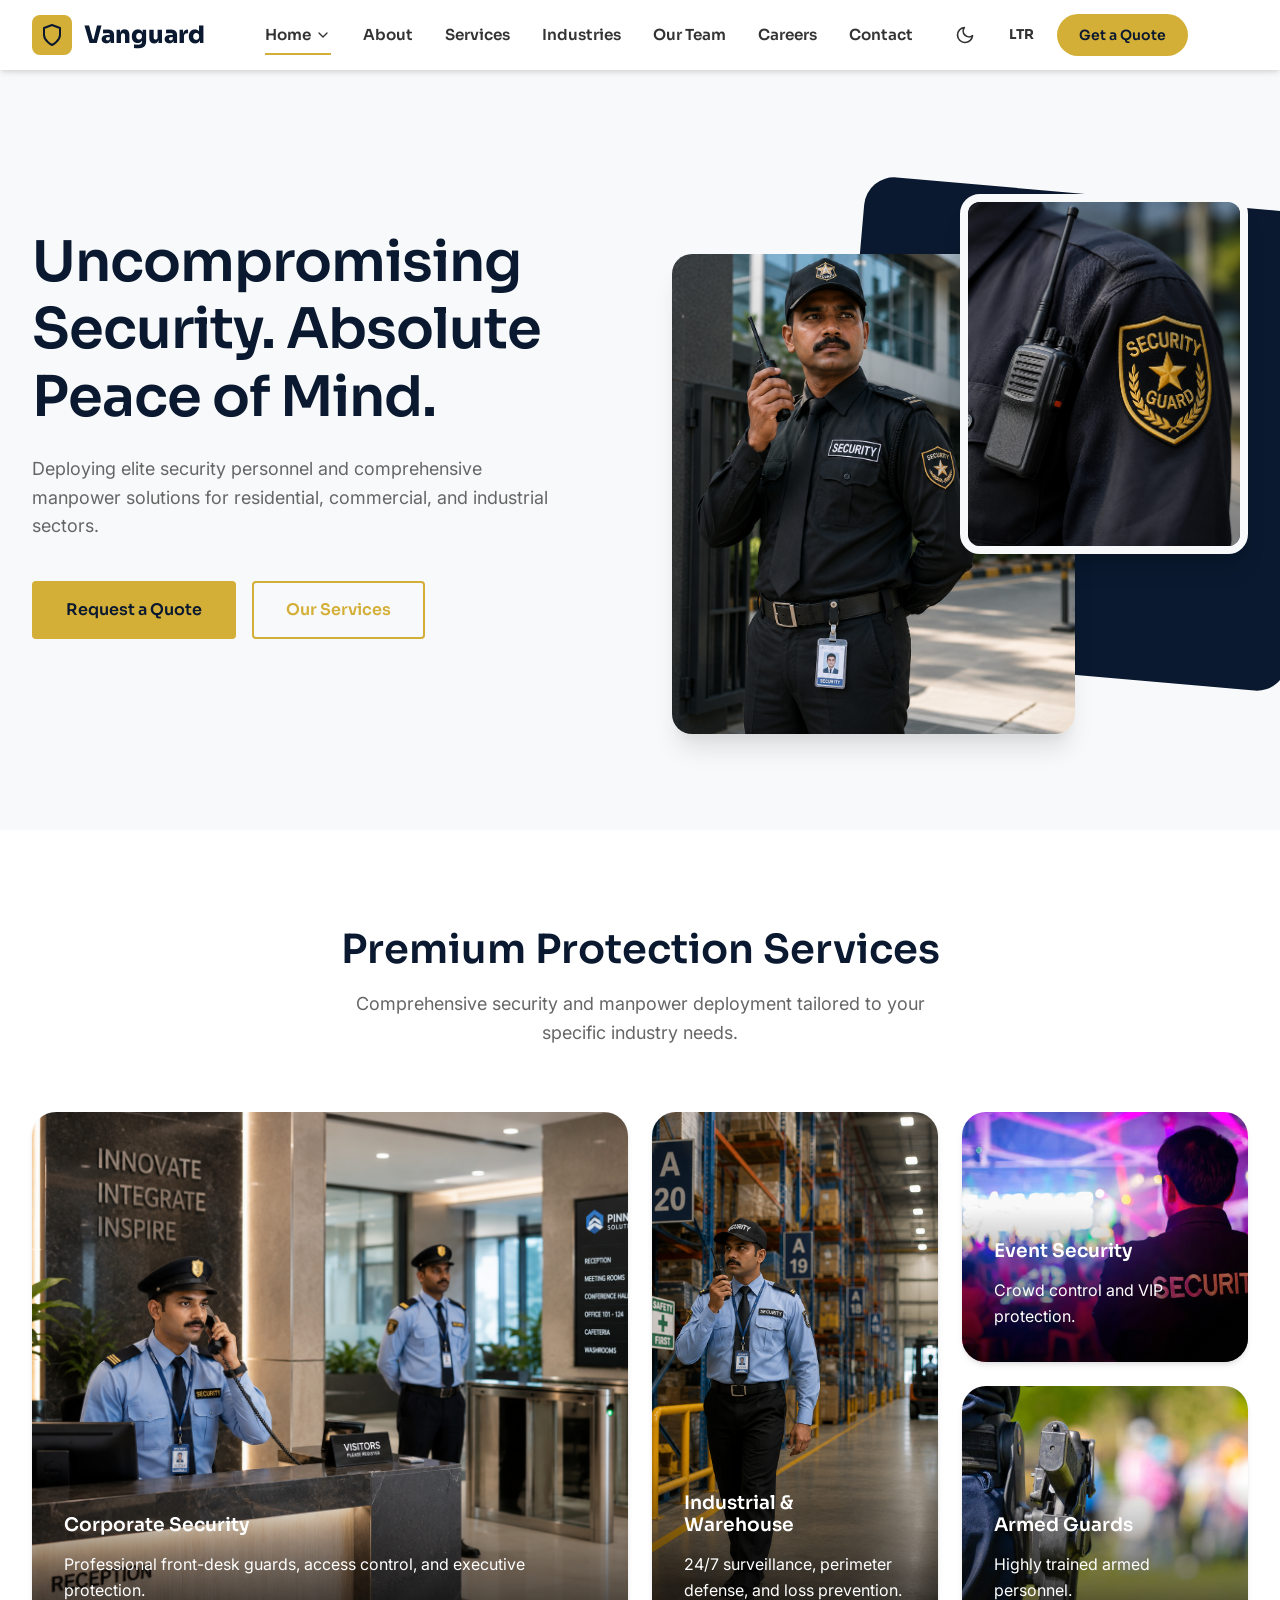
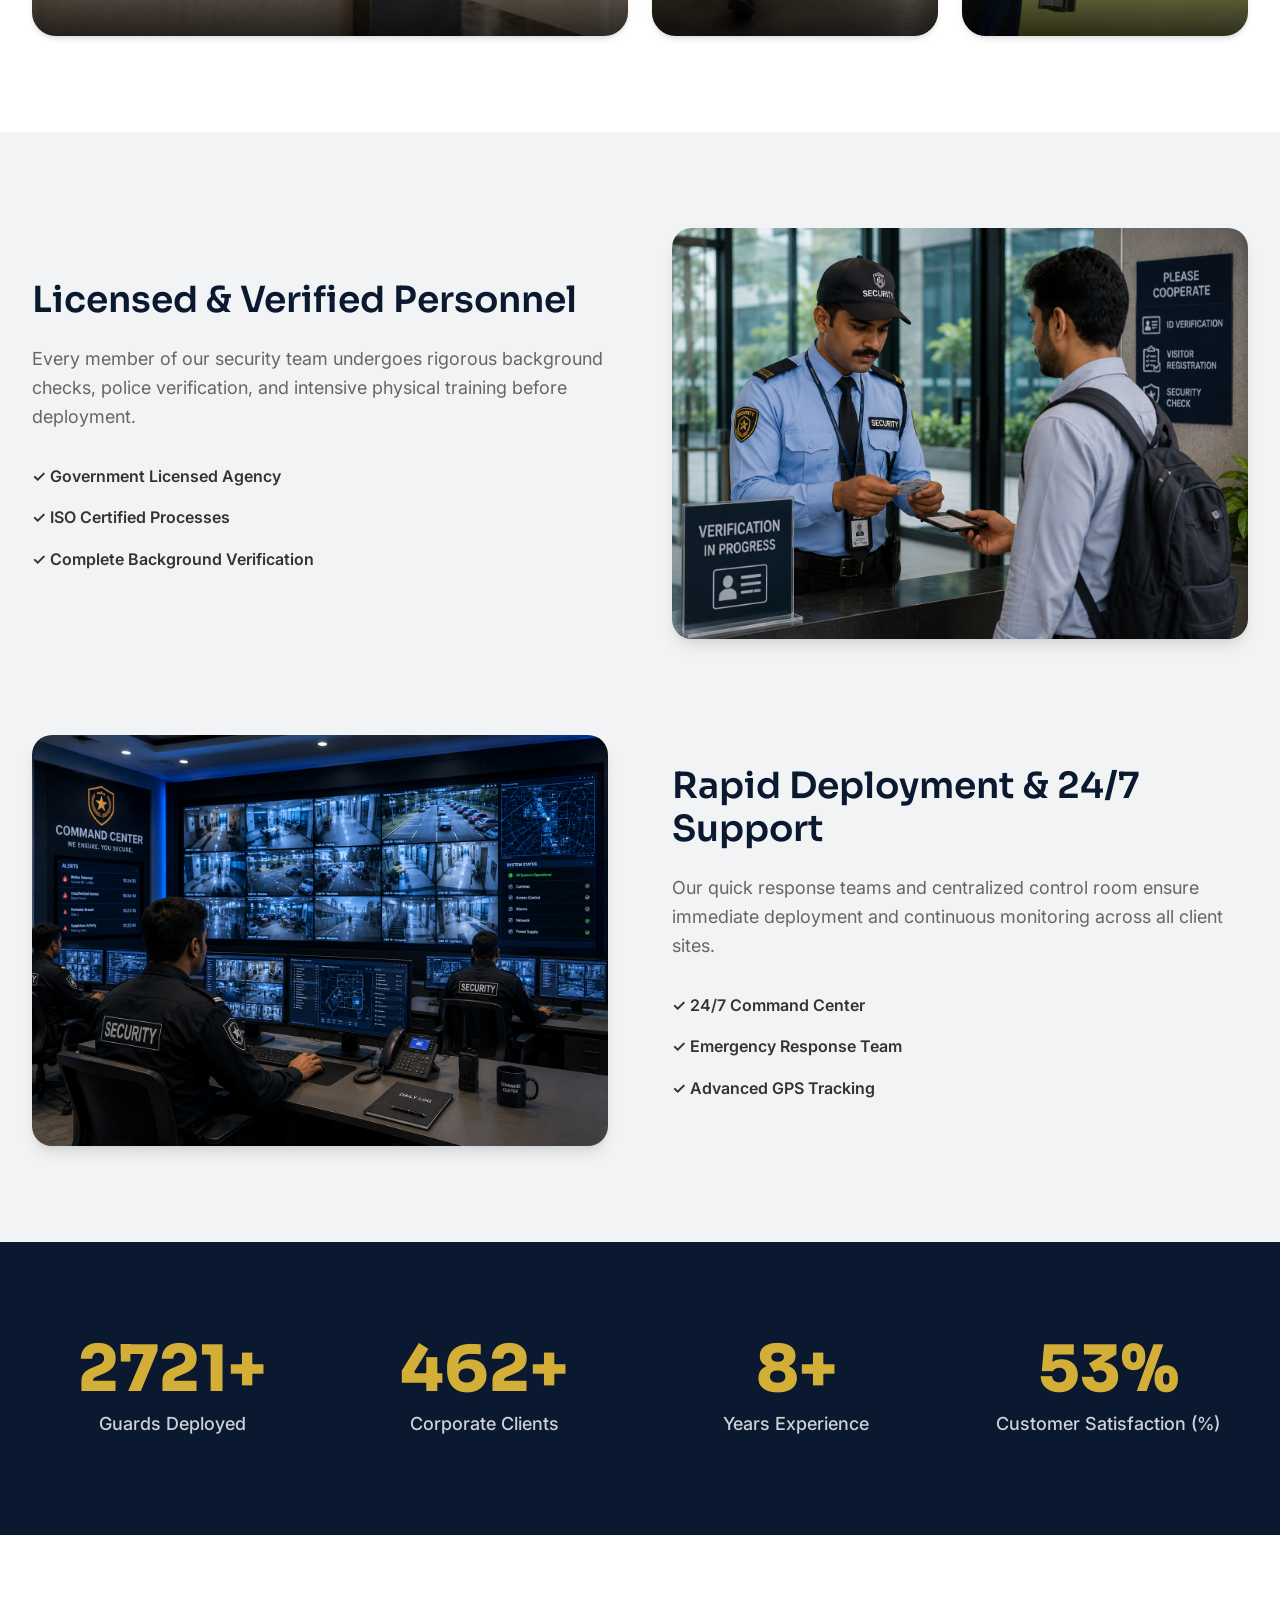
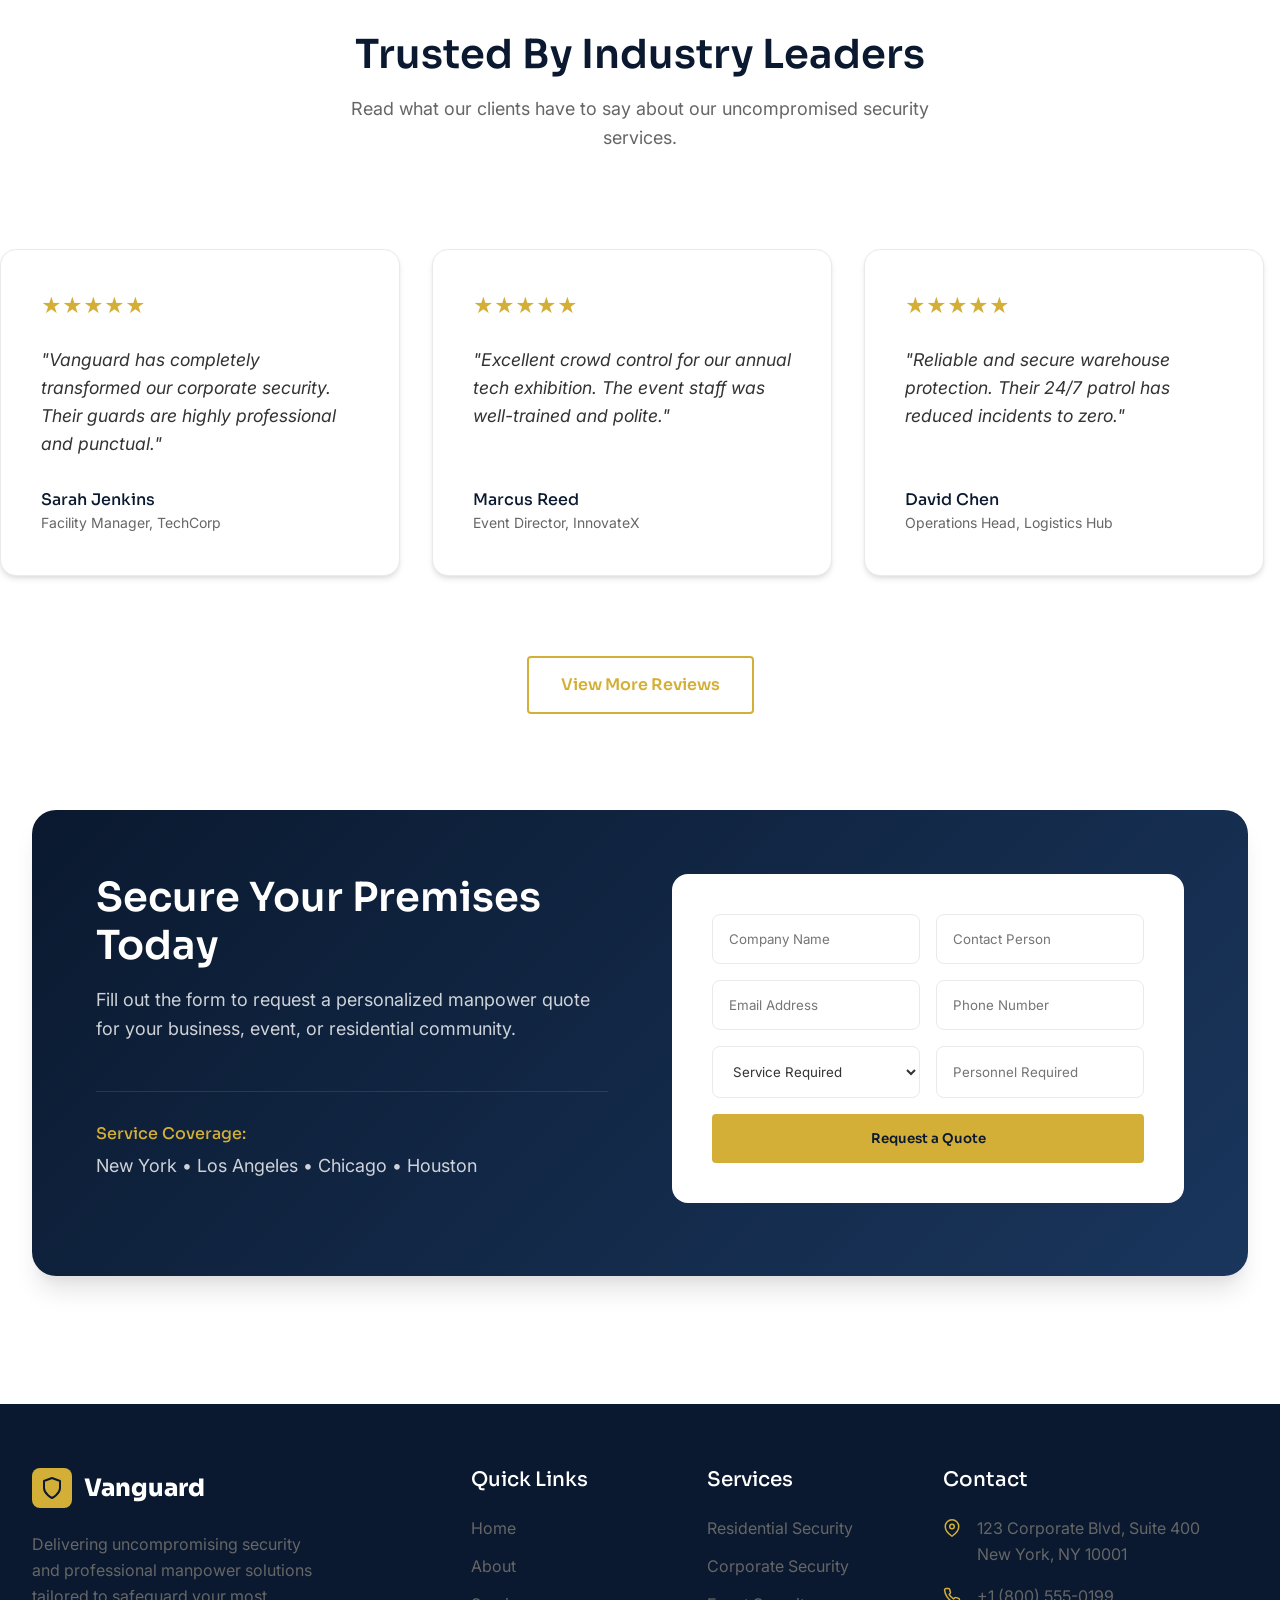
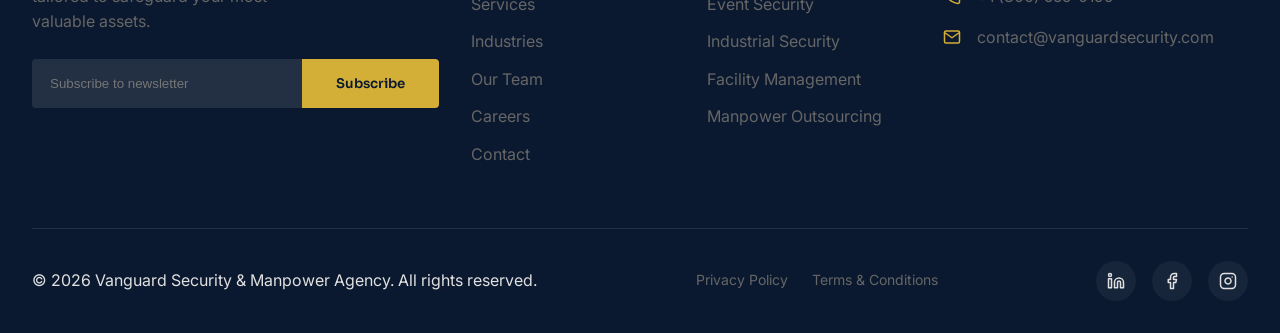
<file: index.html>
<!DOCTYPE html>
<html lang="en" dir="ltr" data-theme="light">
<head>
    <meta charset="UTF-8">
    <meta name="viewport" content="width=device-width, initial-scale=1.0">
    <title>Premium Security Guard & Manpower Agency | Home</title>
    <meta name="description" content="Leading security services company providing residential, commercial, industrial, and event security personnel.">
    
    <!-- Fonts -->
    <link rel="preconnect" href="https://fonts.googleapis.com">
    <link rel="preconnect" href="https://fonts.gstatic.com" crossorigin>
    <link href="https://fonts.googleapis.com/css2?family=Inter:wght@400;500;600&family=Manrope:wght@400;500;600;700;800&family=Plus+Jakarta+Sans:wght@600;700;800&family=Sora:wght@600;700;800&display=swap" rel="stylesheet">
    
    <!-- CSS -->
    <link rel="stylesheet" href="css/style.css">
    <link rel="stylesheet" href="css/home.css">
    <link rel="icon" type="image/svg+xml" href="data:image/svg+xml,%3Csvg xmlns='http://www.w3.org/2000/svg' viewBox='0 0 24 24' fill='none' stroke='%23D4AF37' stroke-width='2' stroke-linecap='round' stroke-linejoin='round'%3E%3Cpath d='M12 22s8-4 8-10V5l-8-3-8 3v7c0 6 8 10 8 10z'%3E%3C/path%3E%3C/svg%3E">
</head>
<body>

    <!-- Navbar -->
    <nav class="navbar">
        <div class="container">
            <a href="index.html" class="nav-brand">
                <div class="logo-icon">
                    <svg xmlns="http://www.w3.org/2000/svg" width="24" height="24" viewBox="0 0 24 24" fill="none" stroke="currentColor" stroke-width="2" stroke-linecap="round" stroke-linejoin="round"><path d="M12 22s8-4 8-10V5l-8-3-8 3v7c0 6 8 10 8 10z"></path></svg>
                </div>
                Vanguard
            </a>

            <button class="mobile-menu-toggle" aria-label="Toggle navigation">
                <span></span>
                <span></span>
                <span></span>
            </button>

            <ul class="nav-menu">
                <li class="nav-item dropdown">
                    <a href="index.html" class="nav-link dropdown-toggle active">Home
                        <svg xmlns="http://www.w3.org/2000/svg" width="16" height="16" viewBox="0 0 24 24" fill="none" stroke="currentColor" stroke-width="2" stroke-linecap="round" stroke-linejoin="round"><polyline points="6 9 12 15 18 9"></polyline></svg>
                    </a>
                    <ul class="dropdown-menu">
                        <li><a href="index.html" class="dropdown-item">Home 1</a></li>
                        <li><a href="home2.html" class="dropdown-item">Home 2</a></li>
                    </ul>
                </li>
                <li class="nav-item"><a href="about.html" class="nav-link">About</a></li>
                <li class="nav-item"><a href="services.html" class="nav-link">Services</a></li>
                <li class="nav-item"><a href="industries.html" class="nav-link">Industries</a></li>
                <li class="nav-item"><a href="team.html" class="nav-link">Our Team</a></li>
                <li class="nav-item"><a href="careers.html" class="nav-link">Careers</a></li>
                <li class="nav-item"><a href="contact.html" class="nav-link">Contact</a></li>
                
                <li class="nav-controls">
                    <button class="theme-toggle" aria-label="Toggle dark mode"></button>
                    <button class="rtl-toggle" aria-label="Toggle RTL direction"></button>
                <a href="contact.html" class="btn btn-primary" style="padding: 0.5rem 1.25rem; font-size: 0.875rem; border-radius: 50px;">Get a Quote</a>
                    </li>
            </ul>
        </div>
    </nav>

    <main>
        <!-- Section 1: Hero (Split layout with overlapping images) -->
        <section class="hero-split">
            <div class="container hero-container">
                <div class="hero-content">
                    <h1>Uncompromising Security. Absolute Peace of Mind.</h1>
                    <p>Deploying elite security personnel and comprehensive manpower solutions for residential, commercial, and industrial sectors.</p>
                    <div class="hero-actions">
                        <a href="contact.html" class="btn btn-primary">Request a Quote</a>
                        <a href="services.html" class="btn btn-outline">Our Services</a>
                    </div>
                </div>
                <div class="hero-visual">
                    <div class="visual-bg"></div>
                    <img src="images/hero-main.png" alt="Security Guard on Duty" class="hero-img img-main">
                    <img src="images/hero-offset.png" alt="Corporate Security" class="hero-img img-offset">
                </div>
            </div>
        </section>

        <!-- Section 2: Services Intro (Bento Grid) -->
        <section class="services-bento section">
            <div class="container">
                <div class="section-header">
                    <h2>Premium Protection Services</h2>
                    <p>Comprehensive security and manpower deployment tailored to your specific industry needs.</p>
                </div>
                <div class="bento-grid">
                    <div class="bento-card card-large">
                        <div class="card-content">
                            <h3>Corporate Security</h3>
                            <p>Professional front-desk guards, access control, and executive protection.</p>
                        </div>
                        <img src="images/corp-sec.png" alt="Corporate Security">
                    </div>
                    <div class="bento-card card-tall">
                        <div class="card-content">
                            <h3>Industrial & Warehouse</h3>
                            <p>24/7 surveillance, perimeter defense, and loss prevention.</p>
                        </div>
                        <img src="images/ind-sec.png" alt="Industrial Security">
                    </div>
                    <div class="bento-card card-small">
                        <div class="card-content">
                            <h3>Event Security</h3>
                            <p>Crowd control and VIP protection.</p>
                        </div>
                        <img src="images/EVENT%20SECURITY.jpg" alt="Event Security">
                    </div>
                    <div class="bento-card card-small">
                        <div class="card-content">
                            <h3>Armed Guards</h3>
                            <p>Highly trained armed personnel.</p>
                        </div>
                        <img src="images/Armed%20Guards.jpg" alt="Armed Guards">
                    </div>
                </div>
            </div>
        </section>

        <!-- Section 3: Why Choose Us (Zig-Zag) -->
        <section class="why-choose-us section">
            <div class="container">
                <div class="zig-zag-row">
                    <div class="zz-content">
                        <h2>Licensed & Verified Personnel</h2>
                        <p>Every member of our security team undergoes rigorous background checks, police verification, and intensive physical training before deployment.</p>
                        <ul>
                            <li>✓ Government Licensed Agency</li>
                            <li>✓ ISO Certified Processes</li>
                            <li>✓ Complete Background Verification</li>
                        </ul>
                    </div>
                    <div class="zz-image">
                        <img src="images/verif.png" alt="Verification Process">
                    </div>
                </div>
                <div class="zig-zag-row reverse">
                    <div class="zz-content">
                        <h2>Rapid Deployment & 24/7 Support</h2>
                        <p>Our quick response teams and centralized control room ensure immediate deployment and continuous monitoring across all client sites.</p>
                        <ul>
                            <li>✓ 24/7 Command Center</li>
                            <li>✓ Emergency Response Team</li>
                            <li>✓ Advanced GPS Tracking</li>
                        </ul>
                    </div>
                    <div class="zz-image">
                        <img src="images/command.png" alt="Command Center">
                    </div>
                </div>
            </div>
        </section>

        <!-- Section 4: Statistics (Minimal Centered) -->
        <section class="statistics section dark-bg">
            <div class="container">
                <div class="stats-grid">
                    <div class="stat-item">
                        <div class="stat-number" data-target="5000">0</div>
                        <div class="stat-label">Guards Deployed</div>
                    </div>
                    <div class="stat-item">
                        <div class="stat-number" data-target="850">0</div>
                        <div class="stat-label">Corporate Clients</div>
                    </div>
                    <div class="stat-item">
                        <div class="stat-number" data-target="15">0</div>
                        <div class="stat-label">Years Experience</div>
                    </div>
                    <div class="stat-item">
                        <div class="stat-number" data-target="99">0</div>
                        <div class="stat-label">Customer Satisfaction (%)</div>
                    </div>
                </div>
            </div>
        </section>

        <!-- Section 5: Client Testimonials (Horizontal Marquee) -->
        <section class="testimonials-marquee section">
            <div class="section-header container">
                <h2>Trusted By Industry Leaders</h2>
                <p>Read what our clients have to say about our uncompromised security services.</p>
            </div>
            <div class="marquee-container">
                <div class="marquee-track">
                    <!-- Cards are duplicated via JS/CSS for infinite scroll -->
                    <div class="testim-card">
                        <div class="stars">★★★★★</div>
                        <p>"Vanguard has completely transformed our corporate security. Their guards are highly professional and punctual."</p>
                        <div class="client-info">
                            <div>
                                <h4>Sarah Jenkins</h4>
                                <span>Facility Manager, TechCorp</span>
                            </div>
                        </div>
                    </div>
                    <div class="testim-card">
                        <div class="stars">★★★★★</div>
                        <p>"Excellent crowd control for our annual tech exhibition. The event staff was well-trained and polite."</p>
                        <div class="client-info">
                            <div>
                                <h4>Marcus Reed</h4>
                                <span>Event Director, InnovateX</span>
                            </div>
                        </div>
                    </div>
                    <div class="testim-card">
                        <div class="stars">★★★★★</div>
                        <p>"Reliable and secure warehouse protection. Their 24/7 patrol has reduced incidents to zero."</p>
                        <div class="client-info">
                            <div>
                                <h4>David Chen</h4>
                                <span>Operations Head, Logistics Hub</span>
                            </div>
                        </div>
                    </div>
                    <div class="testim-card">
                        <div class="stars">★★★★★</div>
                        <p>"Vanguard has completely transformed our corporate security. Their guards are highly professional and punctual."</p>
                        <div class="client-info">
                            <div>
                                <h4>Sarah Jenkins</h4>
                                <span>Facility Manager, TechCorp</span>
                            </div>
                        </div>
                    </div>
                </div>
            </div>
            <div class="container" style="text-align: center; margin-top: 3rem;">
                <a href="#" class="btn btn-outline">View More Reviews</a>
            </div>
        </section>

        <!-- Section 6: Enquiry Form CTA (Floating Overlap) -->
        <section class="cta-overlap">
            <div class="cta-bg-layer"></div>
            <div class="container">
                <div class="cta-floating-card">
                    <div class="cta-text">
                        <h2>Secure Your Premises Today</h2>
                        <p>Fill out the form to request a personalized manpower quote for your business, event, or residential community.</p>
                        <div class="coverage-areas">
                            <h4>Service Coverage:</h4>
                            <p>New York • Los Angeles • Chicago • Houston</p>
                        </div>
                    </div>
                    <div class="cta-form-container">
                        <form id="home-enquiry-form" class="enquiry-form">
                            <div class="form-row">
                                <input type="text" placeholder="Company Name" required>
                                <input type="text" placeholder="Contact Person" required>
                            </div>
                            <div class="form-row">
                                <input type="email" placeholder="Email Address" required>
                                <input type="tel" placeholder="Phone Number" required>
                            </div>
                            <div class="form-row">
                                <select required>
                                    <option value="" disabled selected>Service Required</option>
                                    <option>Corporate Security</option>
                                    <option>Industrial Security</option>
                                    <option>Event Security</option>
                                    <option>Residential Security</option>
                                    <option>Housekeeping Staff</option>
                                </select>
                                <input type="number" placeholder="Personnel Required" min="1" required>
                            </div>
                            <button type="submit" class="btn btn-primary w-100">Request a Quote</button>
                        </form>
                    </div>
                </div>
            </div>
        </section>
    </main>

    <!-- Footer -->
    <footer class="footer">
        <div class="container">
            <div class="footer-top">
                <div class="footer-brand">
                    <div style="display: flex; align-items: center; gap: 0.75rem;">
                        <div class="logo-icon">
                            <svg xmlns="http://www.w3.org/2000/svg" width="24" height="24" viewBox="0 0 24 24" fill="none" stroke="currentColor" stroke-width="2" stroke-linecap="round" stroke-linejoin="round"><path d="M12 22s8-4 8-10V5l-8-3-8 3v7c0 6 8 10 8 10z"></path></svg>
                        </div>
                        <h3 class="footer-brand-name">Vanguard</h3>
                    </div>
                    <p class="footer-desc">Delivering uncompromising security and professional manpower solutions tailored to safeguard your most valuable assets.</p>
                    <form class="newsletter-form">
                        <input type="email" placeholder="Subscribe to newsletter" required>
                        <button type="submit" class="btn btn-primary">Subscribe</button>
                    </form>
                </div>
                
                <div>
                    <h4 class="footer-title">Quick Links</h4>
                    <ul class="footer-links">
                        <li><a href="index.html">Home</a></li>
                        <li><a href="about.html">About</a></li>
                        <li><a href="services.html">Services</a></li>
                        <li><a href="industries.html">Industries</a></li>
                        <li><a href="team.html">Our Team</a></li>
                        <li><a href="careers.html">Careers</a></li>
                        <li><a href="contact.html">Contact</a></li>
                    </ul>
                </div>
                
                <div>
                    <h4 class="footer-title">Services</h4>
                    <ul class="footer-links">
                        <li><a href="services.html">Residential Security</a></li>
                        <li><a href="services.html">Corporate Security</a></li>
                        <li><a href="services.html">Event Security</a></li>
                        <li><a href="services.html">Industrial Security</a></li>
                        <li><a href="services.html">Facility Management</a></li>
                        <li><a href="services.html">Manpower Outsourcing</a></li>
                    </ul>
                </div>
                
                <div>
                    <h4 class="footer-title">Contact</h4>
                    <ul class="footer-contact">
                        <li>
                            <svg xmlns="http://www.w3.org/2000/svg" width="18" height="18" viewBox="0 0 24 24" fill="none" stroke="currentColor" stroke-width="2" stroke-linecap="round" stroke-linejoin="round"><path d="M21 10c0 7-9 13-9 13s-9-6-9-13a9 9 0 0 1 18 0z"></path><circle cx="12" cy="10" r="3"></circle></svg>
                            <span>123 Corporate Blvd, Suite 400<br>New York, NY 10001</span>
                        </li>
                        <li>
                            <svg xmlns="http://www.w3.org/2000/svg" width="18" height="18" viewBox="0 0 24 24" fill="none" stroke="currentColor" stroke-width="2" stroke-linecap="round" stroke-linejoin="round"><path d="M22 16.92v3a2 2 0 0 1-2.18 2 19.79 19.79 0 0 1-8.63-3.07 19.5 19.5 0 0 1-6-6 19.79 19.79 0 0 1-3.07-8.67A2 2 0 0 1 4.11 2h3a2 2 0 0 1 2 1.72 12.84 12.84 0 0 0 .7 2.81 2 2 0 0 1-.45 2.11L8.09 9.91a16 16 0 0 0 6 6l1.27-1.27a2 2 0 0 1 2.11-.45 12.84 12.84 0 0 0 2.81.7A2 2 0 0 1 22 16.92z"></path></svg>
                            <span>+1 (800) 555-0199</span>
                        </li>
                        <li>
                            <svg xmlns="http://www.w3.org/2000/svg" width="18" height="18" viewBox="0 0 24 24" fill="none" stroke="currentColor" stroke-width="2" stroke-linecap="round" stroke-linejoin="round"><path d="M4 4h16c1.1 0 2 .9 2 2v12c0 1.1-.9 2-2 2H4c-1.1 0-2-.9-2-2V6c0-1.1.9-2 2-2z"></path><polyline points="22,6 12,13 2,6"></polyline></svg>
                            <span>contact@vanguardsecurity.com</span>
                        </li>
                    </ul>
                </div>
            </div>
            
            <div class="footer-bottom">
                <p>&copy; 2026 Vanguard Security & Manpower Agency. All rights reserved.</p>
                <div style="display: flex; gap: 1.5rem; font-size: 0.875rem;">
                    <a href="#" style="color: var(--text-muted)">Privacy Policy</a>
                    <a href="#" style="color: var(--text-muted)">Terms & Conditions</a>
                </div>
                <div class="social-links">
                    <a href="https://linkedin.com"><svg xmlns="http://www.w3.org/2000/svg" width="18" height="18" viewBox="0 0 24 24" fill="none" stroke="currentColor" stroke-width="2" stroke-linecap="round" stroke-linejoin="round"><path d="M16 8a6 6 0 0 1 6 6v7h-4v-7a2 2 0 0 0-2-2 2 2 0 0 0-2 2v7h-4v-7a6 6 0 0 1 6-6z"></path><rect x="2" y="9" width="4" height="12"></rect><circle cx="4" cy="4" r="2"></circle></svg></a>
                    <a href="https://twitter.com"><svg xmlns="http://www.w3.org/2000/svg" width="18" height="18" viewBox="0 0 24 24" fill="none" stroke="currentColor" stroke-width="2" stroke-linecap="round" stroke-linejoin="round"><path d="M18 2h-3a5 5 0 0 0-5 5v3H7v4h3v8h4v-8h3l1-4h-4V7a1 1 0 0 1 1-1h3z"></path></svg></a>
                    <a href="https://instagram.com"><svg xmlns="http://www.w3.org/2000/svg" width="18" height="18" viewBox="0 0 24 24" fill="none" stroke="currentColor" stroke-width="2" stroke-linecap="round" stroke-linejoin="round"><rect x="2" y="2" width="20" height="20" rx="5" ry="5"></rect><path d="M16 11.37A4 4 0 1 1 12.63 8 4 4 0 0 1 16 11.37z"></path><line x1="17.5" y1="6.5" x2="17.51" y2="6.5"></line></svg></a>
                </div>
            </div>
        </div>
    </footer>

    <script src="js/main.js"></script>
    <script src="js/home.js"></script>
</body>
</html>
</file>
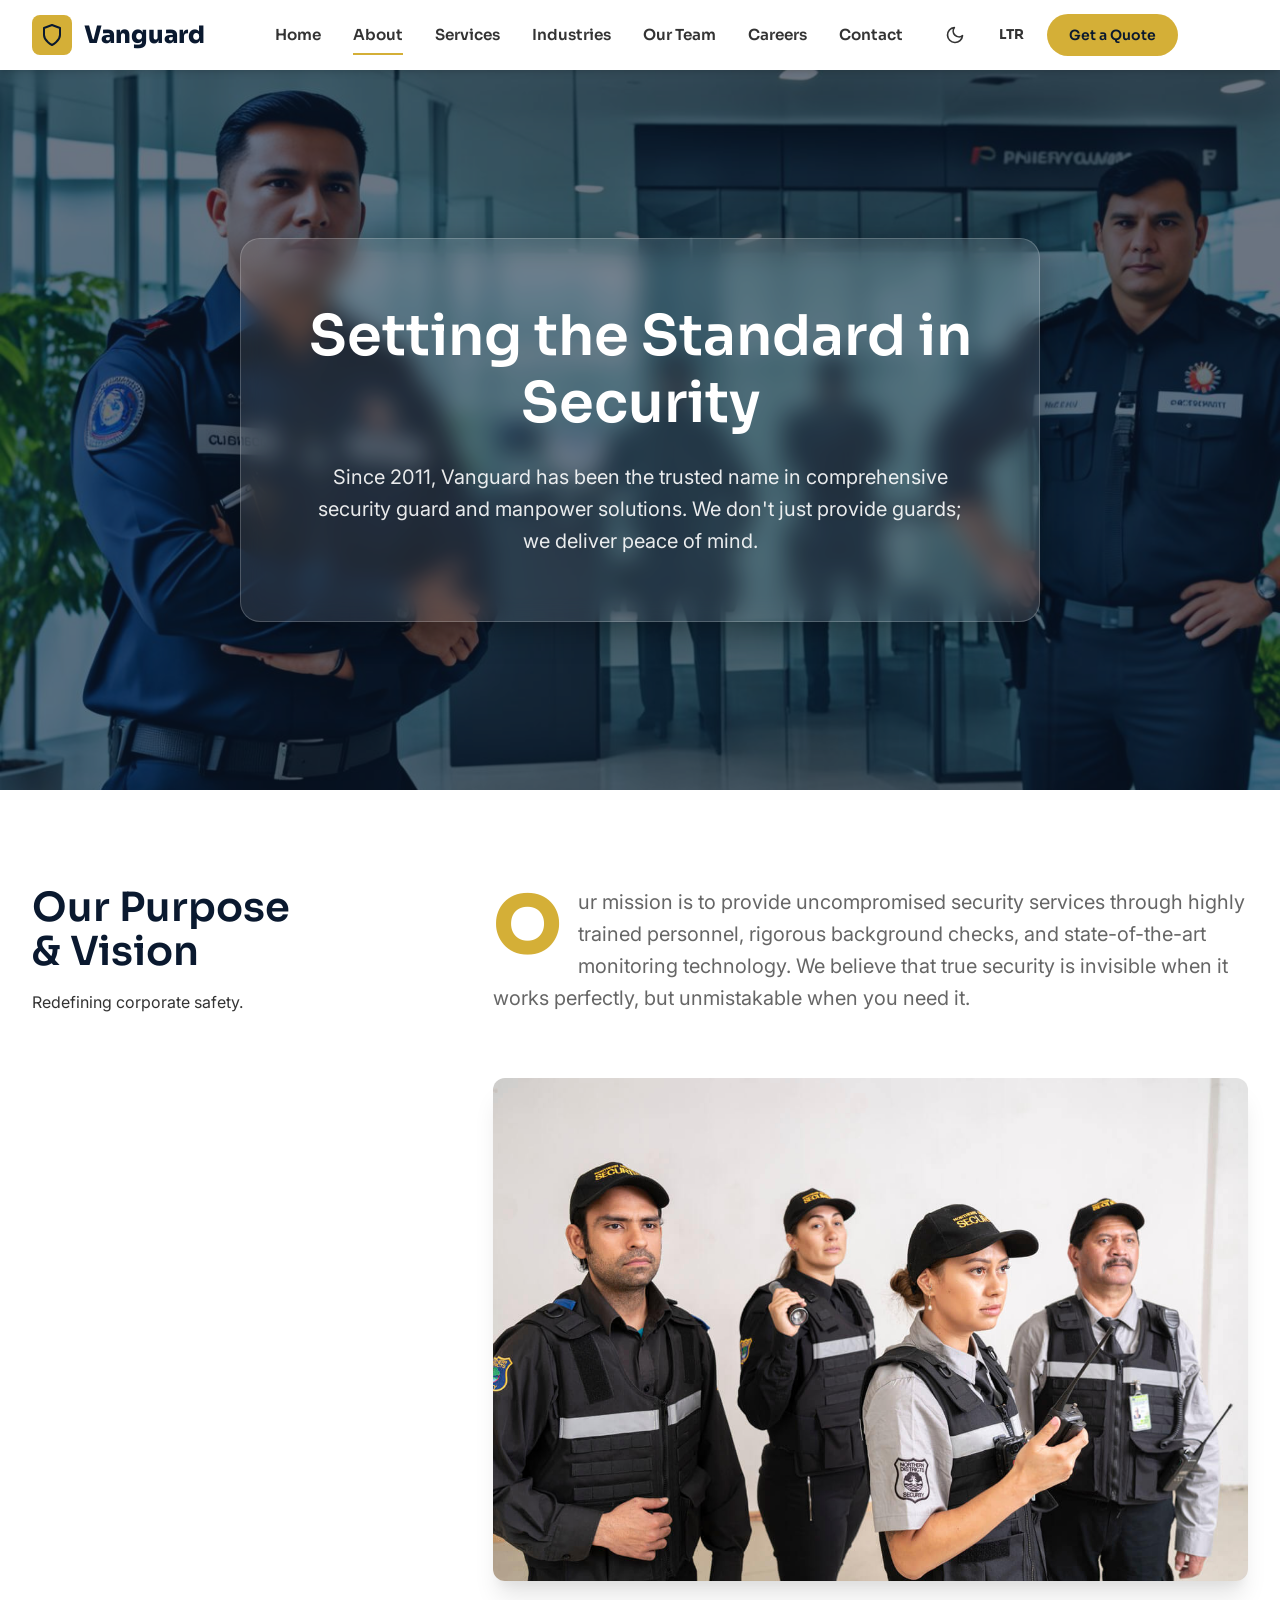
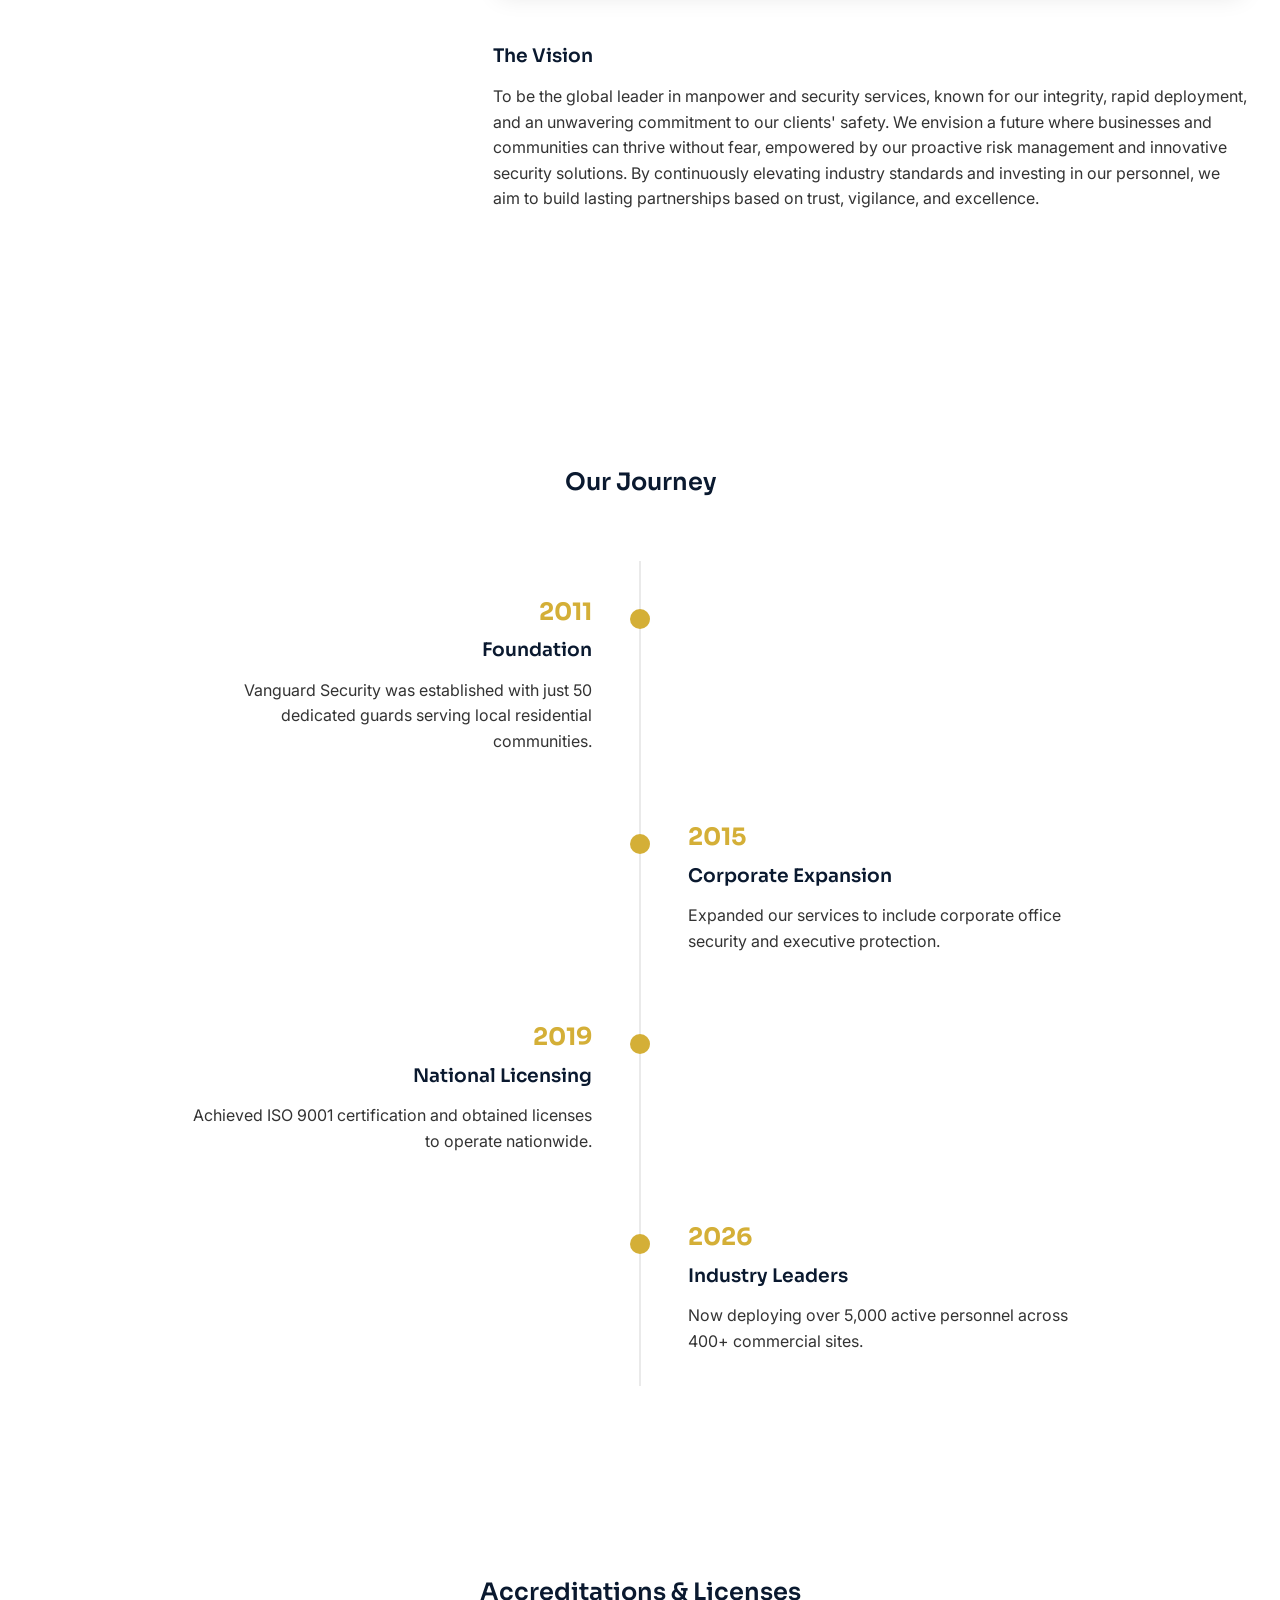
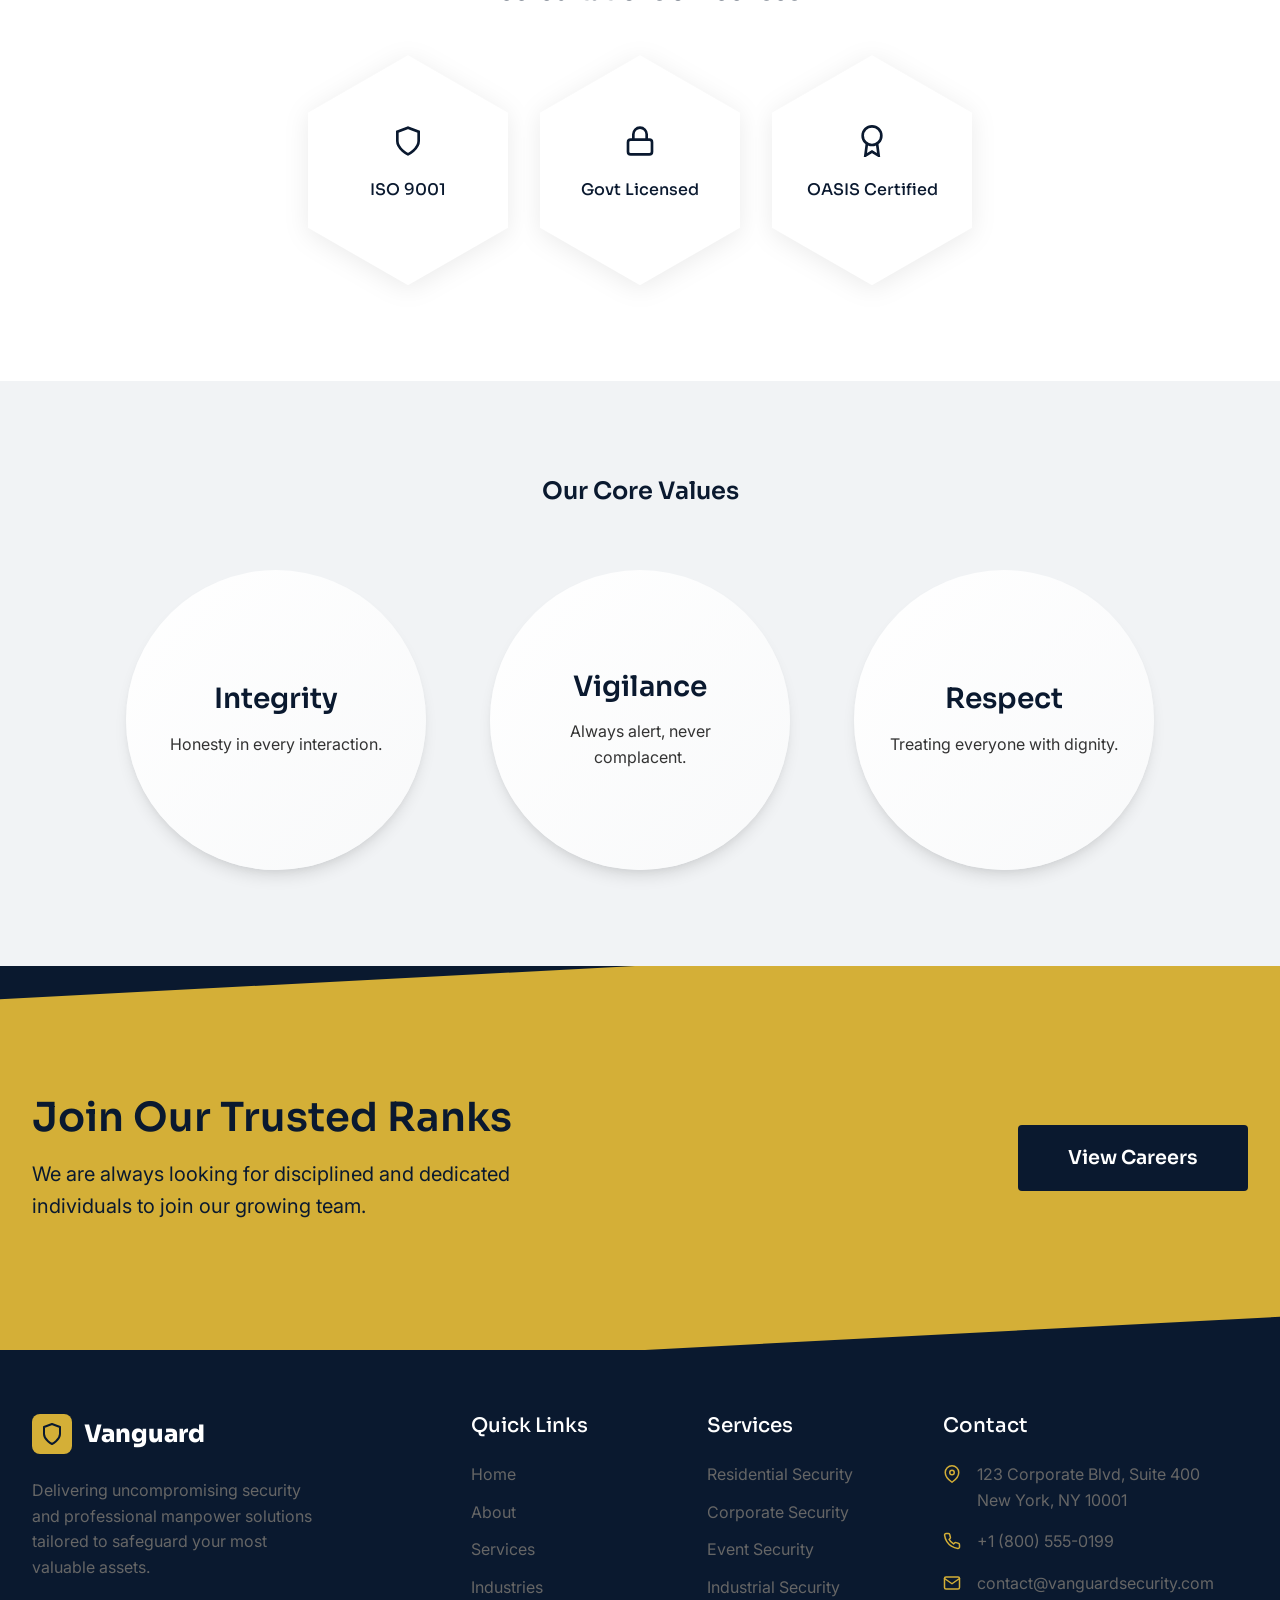
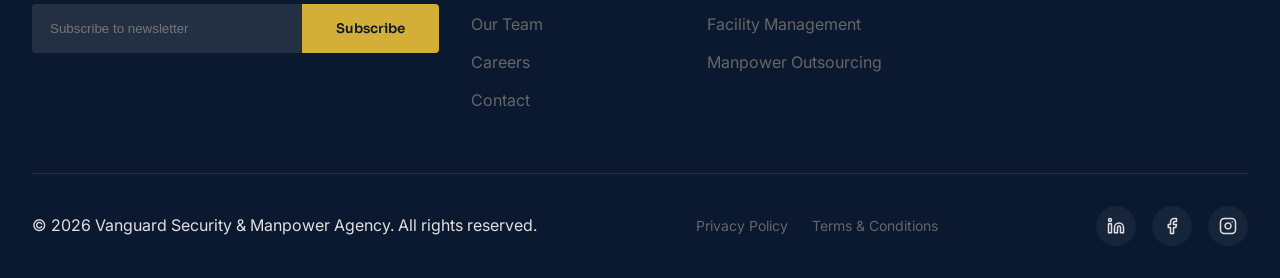
<file: about.html>
<!DOCTYPE html>
<html lang="en" dir="ltr" data-theme="light">
<head>
    <meta charset="UTF-8">
    <meta name="viewport" content="width=device-width, initial-scale=1.0">
    <title>About Us | Vanguard Security</title>
    
    <link rel="preconnect" href="https://fonts.googleapis.com">
    <link rel="preconnect" href="https://fonts.gstatic.com" crossorigin>
    <link href="https://fonts.googleapis.com/css2?family=Inter:wght@400;500;600&family=Manrope:wght@400;500;600;700;800&family=Plus+Jakarta+Sans:wght@600;700;800&family=Sora:wght@600;700;800&display=swap" rel="stylesheet">
    
    <link rel="stylesheet" href="css/style.css">
    <link rel="stylesheet" href="css/about.css">
    <link rel="icon" type="image/svg+xml" href="data:image/svg+xml,%3Csvg xmlns='http://www.w3.org/2000/svg' viewBox='0 0 24 24' fill='none' stroke='%23D4AF37' stroke-width='2' stroke-linecap='round' stroke-linejoin='round'%3E%3Cpath d='M12 22s8-4 8-10V5l-8-3-8 3v7c0 6 8 10 8 10z'%3E%3C/path%3E%3C/svg%3E">
</head>
<body>
    <!-- Navbar (same as index) -->
    <nav class="navbar">
        <div class="container">
            <a href="index.html" class="nav-brand">
                <div class="logo-icon">
                    <svg xmlns="http://www.w3.org/2000/svg" width="24" height="24" viewBox="0 0 24 24" fill="none" stroke="currentColor" stroke-width="2" stroke-linecap="round" stroke-linejoin="round"><path d="M12 22s8-4 8-10V5l-8-3-8 3v7c0 6 8 10 8 10z"></path></svg>
                </div>
                Vanguard
            </a>
            <button class="mobile-menu-toggle"><span></span><span></span><span></span></button>
            <ul class="nav-menu">
                <li class="nav-item dropdown">
                    <a href="index.html" class="nav-link dropdown-toggle">Home</a>
                    <ul class="dropdown-menu">
                        <li><a href="index.html" class="dropdown-item">Home 1</a></li>
                        <li><a href="home2.html" class="dropdown-item">Home 2</a></li>
                    </ul>
                </li>
                <li class="nav-item"><a href="about.html" class="nav-link active">About</a></li>
                <li class="nav-item"><a href="services.html" class="nav-link">Services</a></li>
                <li class="nav-item"><a href="industries.html" class="nav-link">Industries</a></li>
                <li class="nav-item"><a href="team.html" class="nav-link">Our Team</a></li>
                <li class="nav-item"><a href="careers.html" class="nav-link">Careers</a></li>
                <li class="nav-item"><a href="contact.html" class="nav-link">Contact</a></li>
                <li class="nav-controls">
                    <button class="theme-toggle"></button>
                    <button class="rtl-toggle"></button>
                <a href="contact.html" class="btn btn-primary" style="padding: 0.5rem 1.25rem; font-size: 0.875rem; border-radius: 50px;">Get a Quote</a>
                    </li>
            </ul>
        </div>
    </nav>

    <main>
        <!-- Section 1: Hero (Glassmorphism) -->
        <section class="about-hero">
            <div class="hero-bg-image" style="background-image: url('images/corporate-security-agency-Philippines.jpg');"></div>
            <div class="container">
                <div class="glass-box">
                    <h1>Setting the Standard in Security</h1>
                    <p>Since 2011, Vanguard has been the trusted name in comprehensive security guard and manpower solutions. We don't just provide guards; we deliver peace of mind.</p>
                </div>
            </div>
        </section>

        <!-- Section 2: Mission/Vision (Editorial Sticky Layout) -->
        <section class="mission-vision section">
            <div class="container editorial-layout">
                <div class="sticky-column">
                    <h2>Our Purpose <br>& Vision</h2>
                    <p>Redefining corporate safety.</p>
                </div>
                <div class="scrolling-content">
                    <div class="editorial-block">
                        <span class="drop-cap">O</span>
                        <p class="lead-text">ur mission is to provide uncompromised security services through highly trained personnel, rigorous background checks, and state-of-the-art monitoring technology. We believe that true security is invisible when it works perfectly, but unmistakable when you need it.</p>
                    </div>
                    <div class="editorial-image">
                        <img src="images/62b128b3ff9b93c9b95bb2d4_NDS-team-0120_62.jpg" alt="Guards Briefing">
                    </div>
                    <div class="editorial-block">
                        <h3>The Vision</h3>
                        <p>To be the global leader in manpower and security services, known for our integrity, rapid deployment, and an unwavering commitment to our clients' safety. We envision a future where businesses and communities can thrive without fear, empowered by our proactive risk management and innovative security solutions. By continuously elevating industry standards and investing in our personnel, we aim to build lasting partnerships based on trust, vigilance, and excellence.</p>
                    </div>
                </div>
            </div>
        </section>

        <!-- Section 3: History Timeline (Vertical SVG connected) -->
        <section class="timeline-section section dark-bg">
            <div class="container">
                <h2 style="text-align: center; margin-bottom: 4rem;">Our Journey</h2>
                <div class="timeline">
                    <div class="timeline-line"></div>
                    
                    <div class="timeline-item left">
                        <div class="timeline-dot"></div>
                        <div class="timeline-content">
                            <span class="year">2011</span>
                            <h3>Foundation</h3>
                            <p>Vanguard Security was established with just 50 dedicated guards serving local residential communities.</p>
                        </div>
                    </div>
                    
                    <div class="timeline-item right">
                        <div class="timeline-dot"></div>
                        <div class="timeline-content">
                            <span class="year">2015</span>
                            <h3>Corporate Expansion</h3>
                            <p>Expanded our services to include corporate office security and executive protection.</p>
                        </div>
                    </div>
                    
                    <div class="timeline-item left">
                        <div class="timeline-dot"></div>
                        <div class="timeline-content">
                            <span class="year">2019</span>
                            <h3>National Licensing</h3>
                            <p>Achieved ISO 9001 certification and obtained licenses to operate nationwide.</p>
                        </div>
                    </div>
                    
                    <div class="timeline-item right">
                        <div class="timeline-dot"></div>
                        <div class="timeline-content">
                            <span class="year">2026</span>
                            <h3>Industry Leaders</h3>
                            <p>Now deploying over 5,000 active personnel across 400+ commercial sites.</p>
                        </div>
                    </div>
                </div>
            </div>
        </section>

        <!-- Section 4: Certifications (Hexagonal Grid) -->
        <section class="certifications section">
            <div class="container text-center">
                <h2 style="margin-bottom: 3rem; text-align: center;">Accreditations & Licenses</h2>
                <div class="hex-grid">
                    <div class="hex-wrap">
                        <div class="hex">
                            <div class="hex-content">
                                <svg xmlns="http://www.w3.org/2000/svg" width="32" height="32" viewBox="0 0 24 24" fill="none" stroke="currentColor" stroke-width="2"><path d="M12 22s8-4 8-10V5l-8-3-8 3v7c0 6 8 10 8 10z"></path></svg>
                                <h4>ISO 9001</h4>
                            </div>
                        </div>
                    </div>
                    <div class="hex-wrap">
                        <div class="hex">
                            <div class="hex-content">
                                <svg xmlns="http://www.w3.org/2000/svg" width="32" height="32" viewBox="0 0 24 24" fill="none" stroke="currentColor" stroke-width="2"><rect x="3" y="11" width="18" height="11" rx="2" ry="2"></rect><path d="M7 11V7a5 5 0 0 1 10 0v4"></path></svg>
                                <h4>Govt Licensed</h4>
                            </div>
                        </div>
                    </div>
                    <div class="hex-wrap">
                        <div class="hex">
                            <div class="hex-content">
                                <svg xmlns="http://www.w3.org/2000/svg" width="32" height="32" viewBox="0 0 24 24" fill="none" stroke="currentColor" stroke-width="2"><circle cx="12" cy="8" r="7"></circle><polyline points="8.21 13.89 7 23 12 20 17 23 15.79 13.88"></polyline></svg>
                                <h4>OASIS Certified</h4>
                            </div>
                        </div>
                    </div>
                </div>
            </div>
        </section>

        <!-- Section 5: Core Values (Circular Orbs) -->
        <section class="core-values section" style="background-color: var(--bg-off-white);">
            <div class="container">
                <h2 style="text-align: center; margin-bottom: 4rem;">Our Core Values</h2>
                <div class="orbs-container">
                    <div class="orb">
                        <div class="orb-inner">
                            <h3>Integrity</h3>
                            <p>Honesty in every interaction.</p>
                        </div>
                    </div>
                    <div class="orb">
                        <div class="orb-inner">
                            <h3>Vigilance</h3>
                            <p>Always alert, never complacent.</p>
                        </div>
                    </div>
                    <div class="orb">
                        <div class="orb-inner">
                            <h3>Respect</h3>
                            <p>Treating everyone with dignity.</p>
                        </div>
                    </div>
                </div>
            </div>
        </section>

        <!-- Section 6: CTA Split Diagonal -->
        <section class="cta-diagonal">
            <div class="diagonal-bg"></div>
            <div class="container diagonal-content">
                <div class="diag-text">
                    <h2>Join Our Trusted Ranks</h2>
                    <p>We are always looking for disciplined and dedicated individuals to join our growing team.</p>
                </div>
                <div class="diag-action">
                    <a href="careers.html" class="btn" style="background-color: var(--primary-navy); color: white; font-size: 1.2rem; padding: 1rem 3rem;">View Careers</a>
                </div>
            </div>
        </section>
    </main>

    <!-- Footer (Same as index.html) -->
    <!-- (Omitted for brevity in this response, but would normally include full footer. Adding a simplified version to maintain structure) -->
    <footer class="footer">
        <div class="container">
            <div class="footer-top">
                <div class="footer-brand">
                    <div style="display: flex; align-items: center; gap: 0.75rem;">
                        <div class="logo-icon">
                            <svg xmlns="http://www.w3.org/2000/svg" width="24" height="24" viewBox="0 0 24 24" fill="none" stroke="currentColor" stroke-width="2" stroke-linecap="round" stroke-linejoin="round"><path d="M12 22s8-4 8-10V5l-8-3-8 3v7c0 6 8 10 8 10z"></path></svg>
                        </div>
                        <h3 class="footer-brand-name">Vanguard</h3>
                    </div>
                    <p class="footer-desc">Delivering uncompromising security and professional manpower solutions tailored to safeguard your most valuable assets.</p>
                    <form class="newsletter-form">
                        <input type="email" placeholder="Subscribe to newsletter" required>
                        <button type="submit" class="btn btn-primary">Subscribe</button>
                    </form>
                </div>
                
                <div>
                    <h4 class="footer-title">Quick Links</h4>
                    <ul class="footer-links">
                        <li><a href="index.html">Home</a></li>
                        <li><a href="about.html">About</a></li>
                        <li><a href="services.html">Services</a></li>
                        <li><a href="industries.html">Industries</a></li>
                        <li><a href="team.html">Our Team</a></li>
                        <li><a href="careers.html">Careers</a></li>
                        <li><a href="contact.html">Contact</a></li>
                    </ul>
                </div>
                
                <div>
                    <h4 class="footer-title">Services</h4>
                    <ul class="footer-links">
                        <li><a href="services.html">Residential Security</a></li>
                        <li><a href="services.html">Corporate Security</a></li>
                        <li><a href="services.html">Event Security</a></li>
                        <li><a href="services.html">Industrial Security</a></li>
                        <li><a href="services.html">Facility Management</a></li>
                        <li><a href="services.html">Manpower Outsourcing</a></li>
                    </ul>
                </div>
                
                <div>
                    <h4 class="footer-title">Contact</h4>
                    <ul class="footer-contact">
                        <li>
                            <svg xmlns="http://www.w3.org/2000/svg" width="18" height="18" viewBox="0 0 24 24" fill="none" stroke="currentColor" stroke-width="2" stroke-linecap="round" stroke-linejoin="round"><path d="M21 10c0 7-9 13-9 13s-9-6-9-13a9 9 0 0 1 18 0z"></path><circle cx="12" cy="10" r="3"></circle></svg>
                            <span>123 Corporate Blvd, Suite 400<br>New York, NY 10001</span>
                        </li>
                        <li>
                            <svg xmlns="http://www.w3.org/2000/svg" width="18" height="18" viewBox="0 0 24 24" fill="none" stroke="currentColor" stroke-width="2" stroke-linecap="round" stroke-linejoin="round"><path d="M22 16.92v3a2 2 0 0 1-2.18 2 19.79 19.79 0 0 1-8.63-3.07 19.5 19.5 0 0 1-6-6 19.79 19.79 0 0 1-3.07-8.67A2 2 0 0 1 4.11 2h3a2 2 0 0 1 2 1.72 12.84 12.84 0 0 0 .7 2.81 2 2 0 0 1-.45 2.11L8.09 9.91a16 16 0 0 0 6 6l1.27-1.27a2 2 0 0 1 2.11-.45 12.84 12.84 0 0 0 2.81.7A2 2 0 0 1 22 16.92z"></path></svg>
                            <span>+1 (800) 555-0199</span>
                        </li>
                        <li>
                            <svg xmlns="http://www.w3.org/2000/svg" width="18" height="18" viewBox="0 0 24 24" fill="none" stroke="currentColor" stroke-width="2" stroke-linecap="round" stroke-linejoin="round"><path d="M4 4h16c1.1 0 2 .9 2 2v12c0 1.1-.9 2-2 2H4c-1.1 0-2-.9-2-2V6c0-1.1.9-2 2-2z"></path><polyline points="22,6 12,13 2,6"></polyline></svg>
                            <span>contact@vanguardsecurity.com</span>
                        </li>
                    </ul>
                </div>
            </div>
            
            <div class="footer-bottom">
                <p>&copy; 2026 Vanguard Security & Manpower Agency. All rights reserved.</p>
                <div style="display: flex; gap: 1.5rem; font-size: 0.875rem;">
                    <a href="#" style="color: var(--text-muted)">Privacy Policy</a>
                    <a href="#" style="color: var(--text-muted)">Terms & Conditions</a>
                </div>
                <div class="social-links">
                    <a href="https://linkedin.com"><svg xmlns="http://www.w3.org/2000/svg" width="18" height="18" viewBox="0 0 24 24" fill="none" stroke="currentColor" stroke-width="2" stroke-linecap="round" stroke-linejoin="round"><path d="M16 8a6 6 0 0 1 6 6v7h-4v-7a2 2 0 0 0-2-2 2 2 0 0 0-2 2v7h-4v-7a6 6 0 0 1 6-6z"></path><rect x="2" y="9" width="4" height="12"></rect><circle cx="4" cy="4" r="2"></circle></svg></a>
                    <a href="https://twitter.com"><svg xmlns="http://www.w3.org/2000/svg" width="18" height="18" viewBox="0 0 24 24" fill="none" stroke="currentColor" stroke-width="2" stroke-linecap="round" stroke-linejoin="round"><path d="M18 2h-3a5 5 0 0 0-5 5v3H7v4h3v8h4v-8h3l1-4h-4V7a1 1 0 0 1 1-1h3z"></path></svg></a>
                    <a href="https://instagram.com"><svg xmlns="http://www.w3.org/2000/svg" width="18" height="18" viewBox="0 0 24 24" fill="none" stroke="currentColor" stroke-width="2" stroke-linecap="round" stroke-linejoin="round"><rect x="2" y="2" width="20" height="20" rx="5" ry="5"></rect><path d="M16 11.37A4 4 0 1 1 12.63 8 4 4 0 0 1 16 11.37z"></path><line x1="17.5" y1="6.5" x2="17.51" y2="6.5"></line></svg></a>
                </div>
            </div>
        </div>
    </footer>

    <script src="js/main.js"></script>
</body>
</html>
</file>
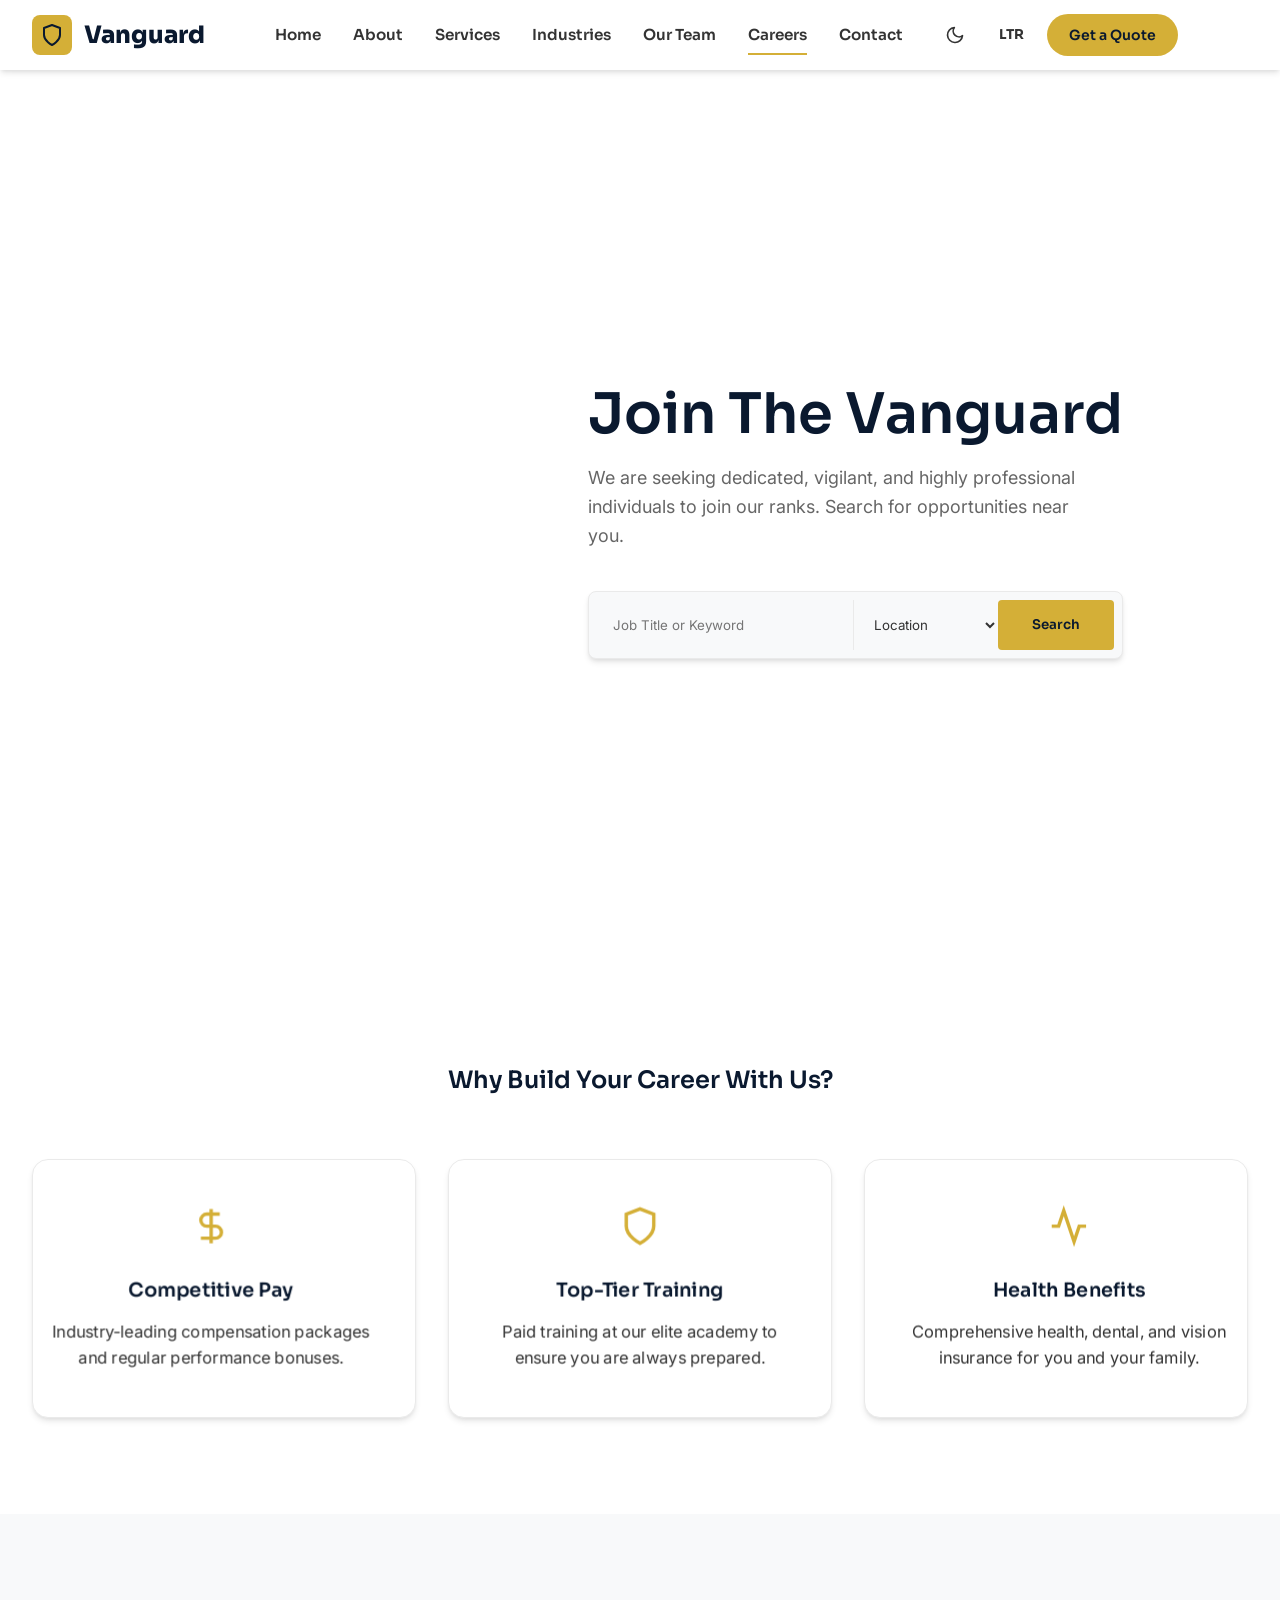
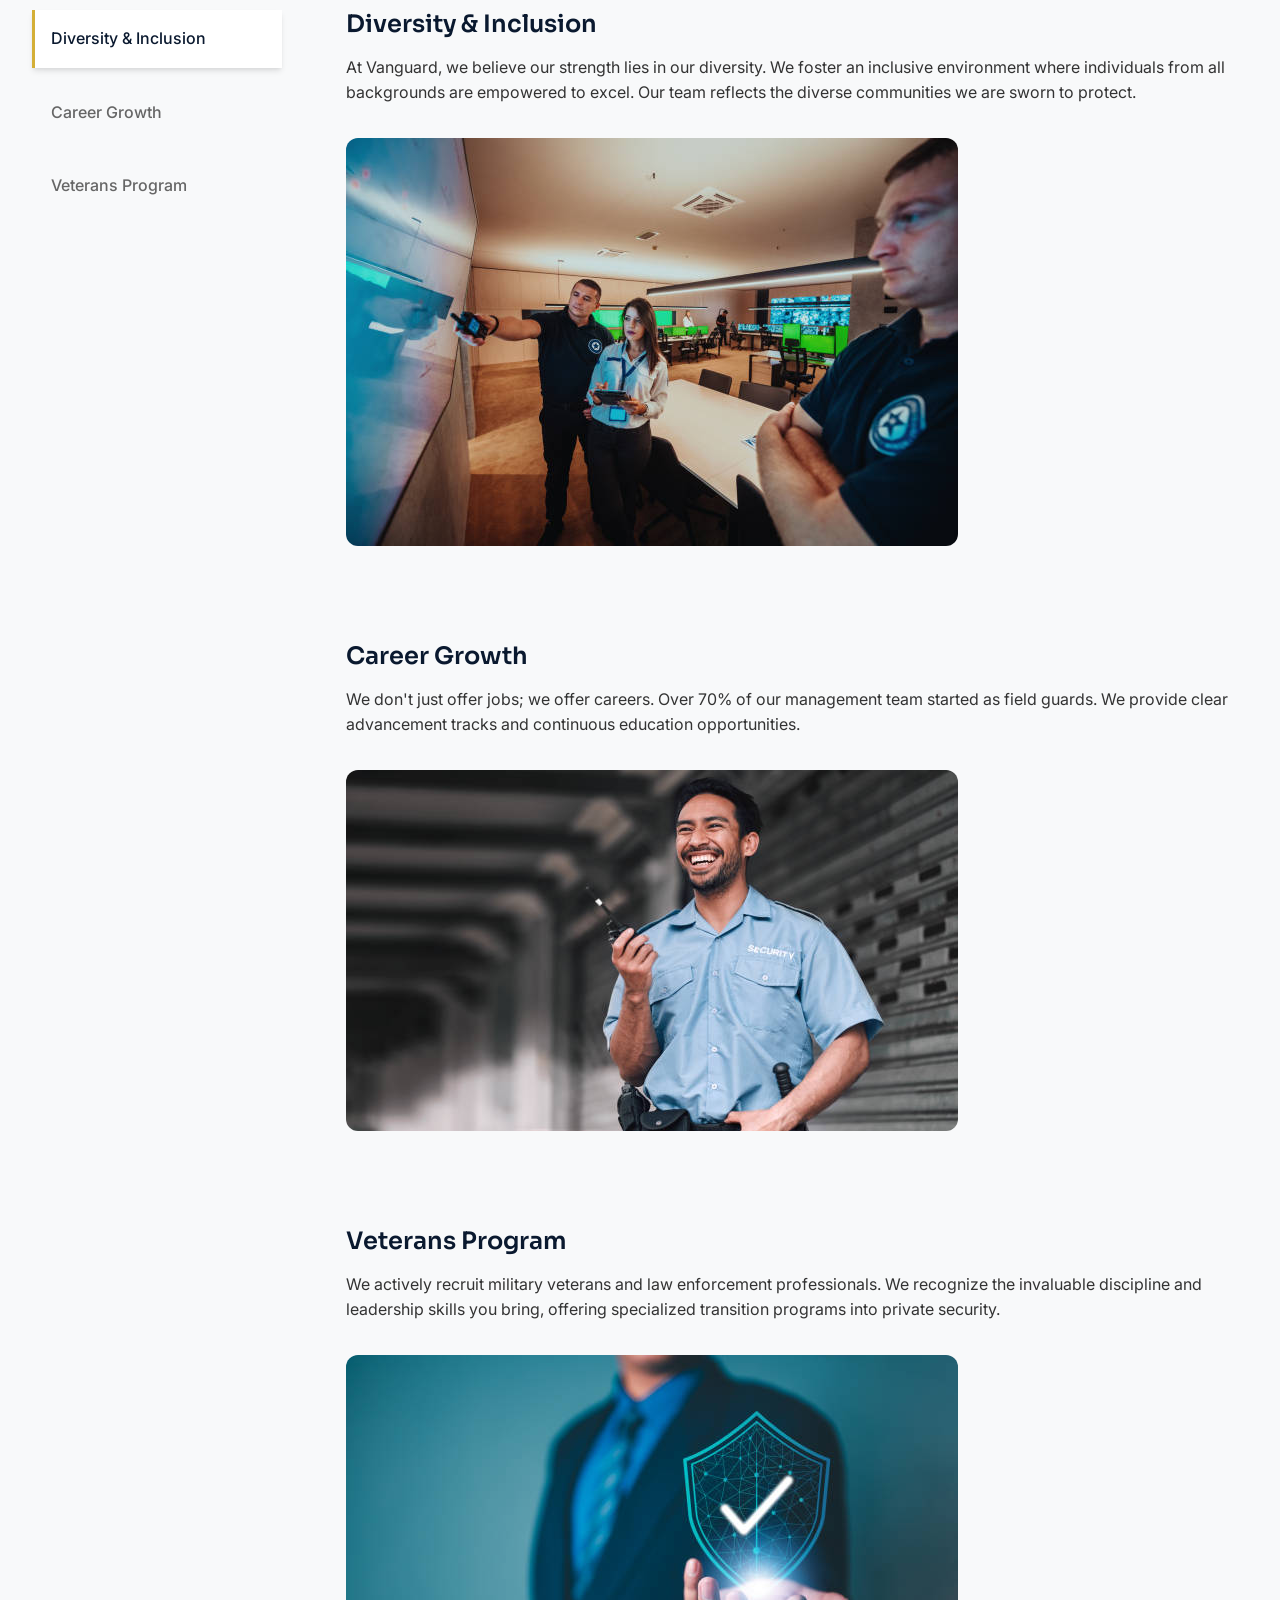
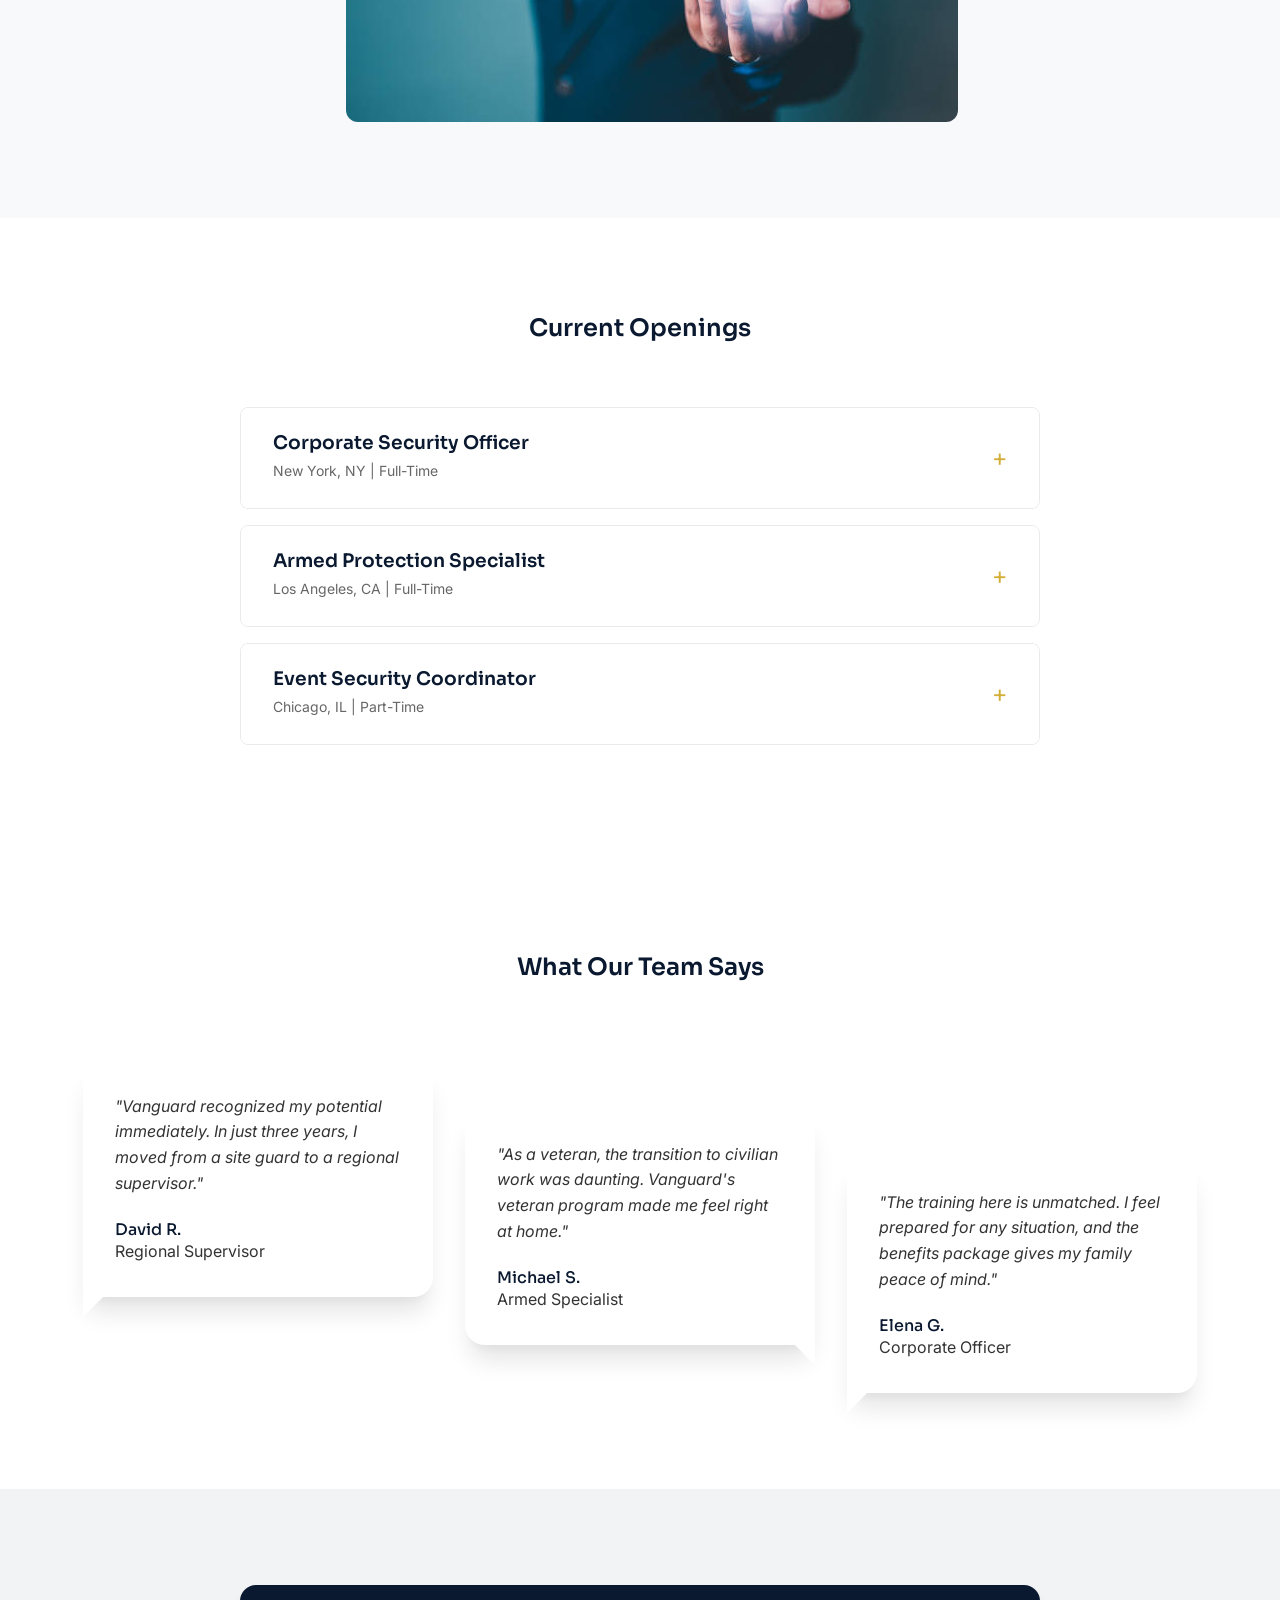
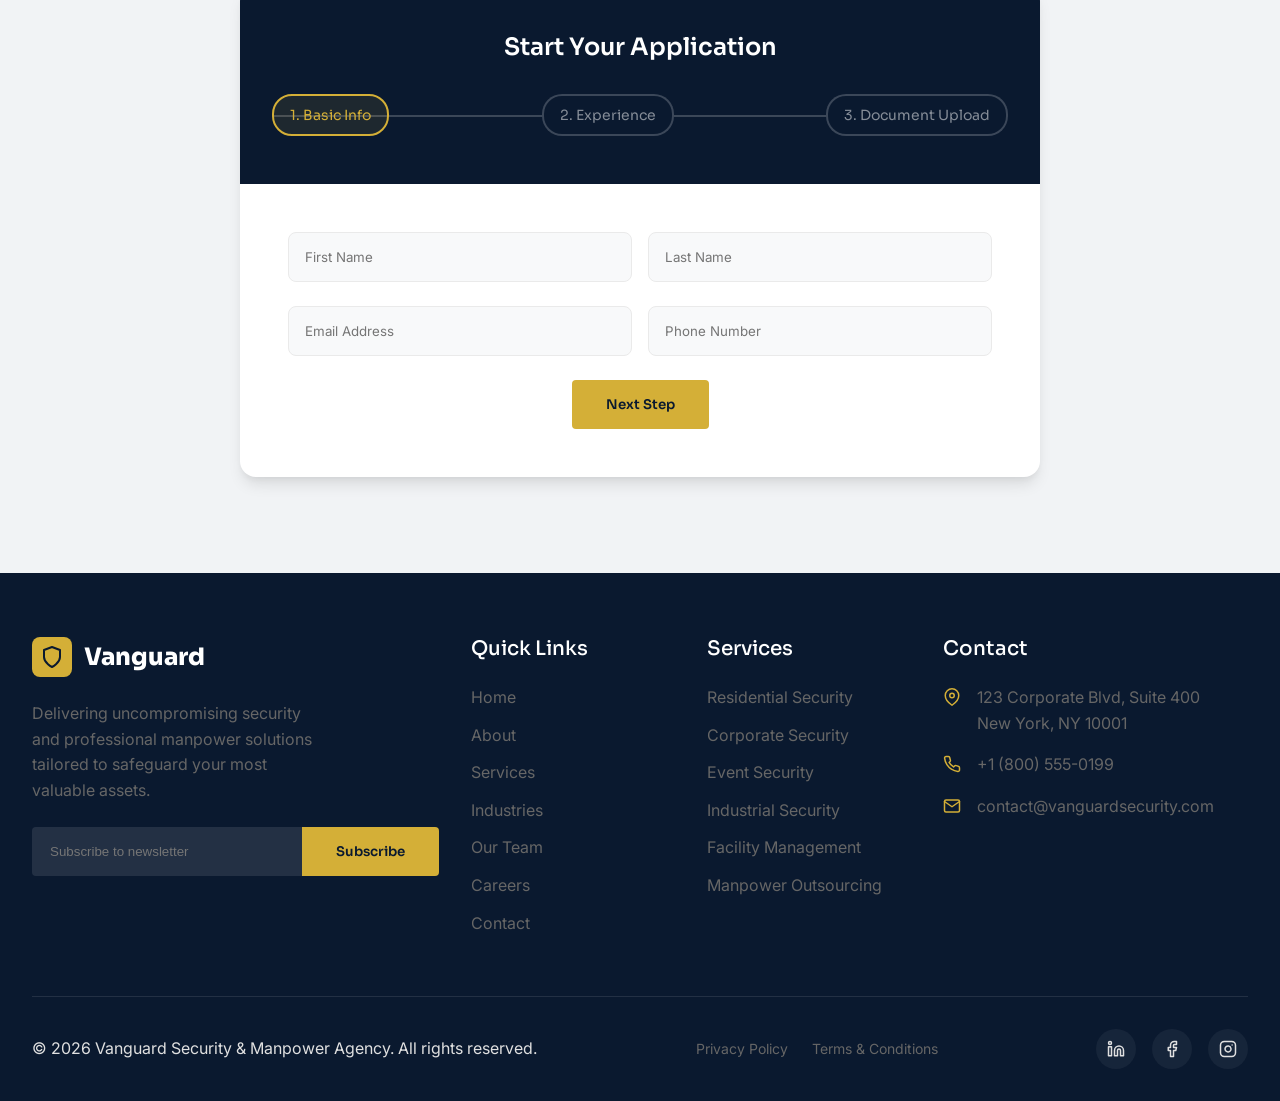
<file: careers.html>
<!DOCTYPE html>
<html lang="en" dir="ltr" data-theme="light">
<head>
    <meta charset="UTF-8">
    <meta name="viewport" content="width=device-width, initial-scale=1.0">
    <title>Careers | Vanguard Security</title>
    
    <link rel="preconnect" href="https://fonts.googleapis.com">
    <link rel="preconnect" href="https://fonts.gstatic.com" crossorigin>
    <link href="https://fonts.googleapis.com/css2?family=Inter:wght@400;500;600&family=Manrope:wght@400;500;600;700;800&family=Plus+Jakarta+Sans:wght@600;700;800&family=Sora:wght@600;700;800&display=swap" rel="stylesheet">
    
    <link rel="stylesheet" href="css/style.css">
    <link rel="stylesheet" href="css/careers.css">
    <link rel="icon" type="image/svg+xml" href="data:image/svg+xml,%3Csvg xmlns='http://www.w3.org/2000/svg' viewBox='0 0 24 24' fill='none' stroke='%23D4AF37' stroke-width='2' stroke-linecap='round' stroke-linejoin='round'%3E%3Cpath d='M12 22s8-4 8-10V5l-8-3-8 3v7c0 6 8 10 8 10z'%3E%3C/path%3E%3C/svg%3E">
</head>
<body>
    <!-- Navbar -->
    <nav class="navbar">
        <div class="container">
            <a href="index.html" class="nav-brand">
                <div class="logo-icon">
                    <svg xmlns="http://www.w3.org/2000/svg" width="24" height="24" viewBox="0 0 24 24" fill="none" stroke="currentColor" stroke-width="2" stroke-linecap="round" stroke-linejoin="round"><path d="M12 22s8-4 8-10V5l-8-3-8 3v7c0 6 8 10 8 10z"></path></svg>
                </div>
                Vanguard
            </a>
            <button class="mobile-menu-toggle"><span></span><span></span><span></span></button>
            <ul class="nav-menu">
                <li class="nav-item dropdown">
                    <a href="index.html" class="nav-link dropdown-toggle">Home</a>
                    <ul class="dropdown-menu">
                        <li><a href="index.html" class="dropdown-item">Home 1</a></li>
                        <li><a href="home2.html" class="dropdown-item">Home 2</a></li>
                    </ul>
                </li>
                <li class="nav-item"><a href="about.html" class="nav-link">About</a></li>
                <li class="nav-item"><a href="services.html" class="nav-link">Services</a></li>
                <li class="nav-item"><a href="industries.html" class="nav-link">Industries</a></li>
                <li class="nav-item"><a href="team.html" class="nav-link">Our Team</a></li>
                <li class="nav-item"><a href="careers.html" class="nav-link active">Careers</a></li>
                <li class="nav-item"><a href="contact.html" class="nav-link">Contact</a></li>
                <li class="nav-controls">
                    <button class="theme-toggle"></button>
                    <button class="rtl-toggle"></button>
                <a href="contact.html" class="btn btn-primary" style="padding: 0.5rem 1.25rem; font-size: 0.875rem; border-radius: 50px;">Get a Quote</a>
                    </li>
            </ul>
        </div>
    </nav>

    <main>
        <!-- Section 1: Hero (Split Screen with Job Search) -->
        <section class="careers-hero">
            <div class="hero-split-left" style="background-image: url('https://picsum.photos/seed/car1/1000/1000');">
            </div>
            <div class="hero-split-right">
                <div class="search-container">
                    <h1>Join The Vanguard</h1>
                    <p>We are seeking dedicated, vigilant, and highly professional individuals to join our ranks. Search for opportunities near you.</p>
                    <div class="job-search-bar">
                        <input type="text" placeholder="Job Title or Keyword">
                        <select>
                            <option value="">Location</option>
                            <option value="ny">New York</option>
                            <option value="la">Los Angeles</option>
                            <option value="tx">Texas</option>
                        </select>
                        <button class="btn btn-primary" style="padding: 0 2rem;">Search</button>
                    </div>
                </div>
            </div>
        </section>

        <!-- Section 2: Why Join Us (3D Tilting Cards) -->
        <section class="why-join-sec section">
            <div class="container text-center">
                <h2 style="margin-bottom: 4rem;">Why Build Your Career With Us?</h2>
                <div class="tilt-grid">
                    <div class="tilt-card">
                        <div class="tilt-content">
                            <svg xmlns="http://www.w3.org/2000/svg" width="40" height="40" viewBox="0 0 24 24" fill="none" stroke="currentColor" stroke-width="2"><path d="M12 2v20M17 5H9.5a3.5 3.5 0 0 0 0 7h5a3.5 3.5 0 0 1 0 7H6"></path></svg>
                            <h3>Competitive Pay</h3>
                            <p>Industry-leading compensation packages and regular performance bonuses.</p>
                        </div>
                    </div>
                    <div class="tilt-card">
                        <div class="tilt-content">
                            <svg xmlns="http://www.w3.org/2000/svg" width="40" height="40" viewBox="0 0 24 24" fill="none" stroke="currentColor" stroke-width="2"><path d="M12 22s8-4 8-10V5l-8-3-8 3v7c0 6 8 10 8 10z"></path></svg>
                            <h3>Top-Tier Training</h3>
                            <p>Paid training at our elite academy to ensure you are always prepared.</p>
                        </div>
                    </div>
                    <div class="tilt-card">
                        <div class="tilt-content">
                            <svg xmlns="http://www.w3.org/2000/svg" width="40" height="40" viewBox="0 0 24 24" fill="none" stroke="currentColor" stroke-width="2"><polyline points="22 12 18 12 15 21 9 3 6 12 2 12"></polyline></svg>
                            <h3>Health Benefits</h3>
                            <p>Comprehensive health, dental, and vision insurance for you and your family.</p>
                        </div>
                    </div>
                </div>
            </div>
        </section>

        <!-- Section 3: Culture & Benefits (Sticky Sidebar Navigation) -->
        <section class="culture-sec section" style="background-color: var(--bg-light);">
            <div class="container sticky-layout">
                <div class="sidebar-nav">
                    <ul>
                        <li><a href="#diversity" class="active">Diversity & Inclusion</a></li>
                        <li><a href="#growth">Career Growth</a></li>
                        <li><a href="#veterans">Veterans Program</a></li>
                    </ul>
                </div>
                <div class="content-sections">
                    <div id="diversity" class="content-panel">
                        <h2>Diversity & Inclusion</h2>
                        <p>At Vanguard, we believe our strength lies in our diversity. We foster an inclusive environment where individuals from all backgrounds are empowered to excel. Our team reflects the diverse communities we are sworn to protect.</p>
                        <img src="images/istockphoto-1445692293-612x612.jpg" alt="Diversity" style="border-radius: 12px; margin-top: 2rem;">
                    </div>
                    <div id="growth" class="content-panel">
                        <h2>Career Growth</h2>
                        <p>We don't just offer jobs; we offer careers. Over 70% of our management team started as field guards. We provide clear advancement tracks and continuous education opportunities.</p>
                        <img src="images/istockphoto-1592110171-612x612.jpg" alt="Growth" style="border-radius: 12px; margin-top: 2rem;">
                    </div>
                    <div id="veterans" class="content-panel">
                        <h2>Veterans Program</h2>
                        <p>We actively recruit military veterans and law enforcement professionals. We recognize the invaluable discipline and leadership skills you bring, offering specialized transition programs into private security.</p>
                        <img src="images/istockphoto-1913906713-612x612.jpg" alt="Veterans" style="border-radius: 12px; margin-top: 2rem;">
                    </div>
                </div>
            </div>
        </section>

        <!-- Section 4: Current Openings (Expandable List) -->
        <section class="openings-sec section">
            <div class="container">
                <h2 style="text-align: center; margin-bottom: 4rem;">Current Openings</h2>
                <div class="accordion">
                    <div class="acc-item">
                        <div class="acc-header">
                            <div class="acc-title">
                                <h3>Corporate Security Officer</h3>
                                <span>New York, NY | Full-Time</span>
                            </div>
                            <span class="acc-icon">+</span>
                        </div>
                        <div class="acc-content">
                            <p>We are seeking polished and professional security officers for a high-profile corporate headquarters in Manhattan.</p>
                            <ul>
                                <li>Min 2 years corporate experience</li>
                                <li>Impeccable communication skills</li>
                                <li>Valid state security license</li>
                            </ul>
                            <button class="btn btn-primary" style="margin-top: 1rem;">Apply Now</button>
                        </div>
                    </div>
                    
                    <div class="acc-item">
                        <div class="acc-header">
                            <div class="acc-title">
                                <h3>Armed Protection Specialist</h3>
                                <span>Los Angeles, CA | Full-Time</span>
                            </div>
                            <span class="acc-icon">+</span>
                        </div>
                        <div class="acc-content">
                            <p>Looking for highly trained armed specialists for executive protection assignments.</p>
                            <ul>
                                <li>Prior military or law enforcement preferred</li>
                                <li>Valid armed guard permit</li>
                                <li>Advanced first aid certification</li>
                            </ul>
                            <button class="btn btn-primary" style="margin-top: 1rem;">Apply Now</button>
                        </div>
                    </div>
                    
                    <div class="acc-item">
                        <div class="acc-header">
                            <div class="acc-title">
                                <h3>Event Security Coordinator</h3>
                                <span>Chicago, IL | Part-Time</span>
                            </div>
                            <span class="acc-icon">+</span>
                        </div>
                        <div class="acc-content">
                            <p>Dynamic individuals needed to coordinate crowd control and access for major city events and concerts.</p>
                            <button class="btn btn-primary" style="margin-top: 1rem;">Apply Now</button>
                        </div>
                    </div>
                </div>
            </div>
        </section>

        <!-- Section 5: Employee Testimonials (Speech Bubbles over Map) -->
        <section class="emp-testimonials section dark-bg" style="position: relative; overflow: hidden;">
            <div class="map-bg" style="background-image: url('https://picsum.photos/seed/car5/1920/1080'); opacity: 0.1; position: absolute; inset: 0; background-size: cover; background-position: center; filter: grayscale(100%);"></div>
            <div class="container" style="position: relative; z-index: 2;">
                <h2 style="text-align: center; margin-bottom: 5rem;">What Our Team Says</h2>
                <div class="bubble-layout">
                    <div class="speech-bubble b1">
                        <p>"Vanguard recognized my potential immediately. In just three years, I moved from a site guard to a regional supervisor."</p>
                        <div class="emp-info">
                            <h4>David R.</h4>
                            <span>Regional Supervisor</span>
                        </div>
                    </div>
                    <div class="speech-bubble b2">
                        <p>"As a veteran, the transition to civilian work was daunting. Vanguard's veteran program made me feel right at home."</p>
                        <div class="emp-info">
                            <h4>Michael S.</h4>
                            <span>Armed Specialist</span>
                        </div>
                    </div>
                    <div class="speech-bubble b3">
                        <p>"The training here is unmatched. I feel prepared for any situation, and the benefits package gives my family peace of mind."</p>
                        <div class="emp-info">
                            <h4>Elena G.</h4>
                            <span>Corporate Officer</span>
                        </div>
                    </div>
                </div>
            </div>
        </section>

        <!-- Section 6: Application Form (Multi-step Wizard) -->
        <section class="application-wizard section" style="background-color: var(--bg-off-white);">
            <div class="container">
                <div class="wizard-container">
                    <div class="wizard-header text-center">
                        <h2>Start Your Application</h2>
                        <div class="progress-bar">
                            <div class="step active">1. Basic Info</div>
                            <div class="step">2. Experience</div>
                            <div class="step">3. Document Upload</div>
                        </div>
                    </div>
                    <div class="wizard-body">
                        <!-- Step 1 -->
                        <div class="wizard-step active-step" id="step1">
                            <div class="form-row">
                                <input type="text" placeholder="First Name" class="wiz-input">
                                <input type="text" placeholder="Last Name" class="wiz-input">
                            </div>
                            <div class="form-row">
                                <input type="email" placeholder="Email Address" class="wiz-input">
                                <input type="tel" placeholder="Phone Number" class="wiz-input">
                            </div>
                            <div class="text-center">
                                <button class="btn btn-primary next-btn">Next Step</button>
                            </div>
                        </div>
                        <!-- UI purposes only, further steps handled by generic JS or hidden -->
                    </div>
                </div>
            </div>
        </section>
    </main>

    <!-- Footer -->
    <footer class="footer">
        <div class="container">
            <div class="footer-top">
                <div class="footer-brand">
                    <div style="display: flex; align-items: center; gap: 0.75rem;">
                        <div class="logo-icon">
                            <svg xmlns="http://www.w3.org/2000/svg" width="24" height="24" viewBox="0 0 24 24" fill="none" stroke="currentColor" stroke-width="2" stroke-linecap="round" stroke-linejoin="round"><path d="M12 22s8-4 8-10V5l-8-3-8 3v7c0 6 8 10 8 10z"></path></svg>
                        </div>
                        <h3 class="footer-brand-name">Vanguard</h3>
                    </div>
                    <p class="footer-desc">Delivering uncompromising security and professional manpower solutions tailored to safeguard your most valuable assets.</p>
                    <form class="newsletter-form">
                        <input type="email" placeholder="Subscribe to newsletter" required>
                        <button type="submit" class="btn btn-primary">Subscribe</button>
                    </form>
                </div>
                
                <div>
                    <h4 class="footer-title">Quick Links</h4>
                    <ul class="footer-links">
                        <li><a href="index.html">Home</a></li>
                        <li><a href="about.html">About</a></li>
                        <li><a href="services.html">Services</a></li>
                        <li><a href="industries.html">Industries</a></li>
                        <li><a href="team.html">Our Team</a></li>
                        <li><a href="careers.html">Careers</a></li>
                        <li><a href="contact.html">Contact</a></li>
                    </ul>
                </div>
                
                <div>
                    <h4 class="footer-title">Services</h4>
                    <ul class="footer-links">
                        <li><a href="services.html">Residential Security</a></li>
                        <li><a href="services.html">Corporate Security</a></li>
                        <li><a href="services.html">Event Security</a></li>
                        <li><a href="services.html">Industrial Security</a></li>
                        <li><a href="services.html">Facility Management</a></li>
                        <li><a href="services.html">Manpower Outsourcing</a></li>
                    </ul>
                </div>
                
                <div>
                    <h4 class="footer-title">Contact</h4>
                    <ul class="footer-contact">
                        <li>
                            <svg xmlns="http://www.w3.org/2000/svg" width="18" height="18" viewBox="0 0 24 24" fill="none" stroke="currentColor" stroke-width="2" stroke-linecap="round" stroke-linejoin="round"><path d="M21 10c0 7-9 13-9 13s-9-6-9-13a9 9 0 0 1 18 0z"></path><circle cx="12" cy="10" r="3"></circle></svg>
                            <span>123 Corporate Blvd, Suite 400<br>New York, NY 10001</span>
                        </li>
                        <li>
                            <svg xmlns="http://www.w3.org/2000/svg" width="18" height="18" viewBox="0 0 24 24" fill="none" stroke="currentColor" stroke-width="2" stroke-linecap="round" stroke-linejoin="round"><path d="M22 16.92v3a2 2 0 0 1-2.18 2 19.79 19.79 0 0 1-8.63-3.07 19.5 19.5 0 0 1-6-6 19.79 19.79 0 0 1-3.07-8.67A2 2 0 0 1 4.11 2h3a2 2 0 0 1 2 1.72 12.84 12.84 0 0 0 .7 2.81 2 2 0 0 1-.45 2.11L8.09 9.91a16 16 0 0 0 6 6l1.27-1.27a2 2 0 0 1 2.11-.45 12.84 12.84 0 0 0 2.81.7A2 2 0 0 1 22 16.92z"></path></svg>
                            <span>+1 (800) 555-0199</span>
                        </li>
                        <li>
                            <svg xmlns="http://www.w3.org/2000/svg" width="18" height="18" viewBox="0 0 24 24" fill="none" stroke="currentColor" stroke-width="2" stroke-linecap="round" stroke-linejoin="round"><path d="M4 4h16c1.1 0 2 .9 2 2v12c0 1.1-.9 2-2 2H4c-1.1 0-2-.9-2-2V6c0-1.1.9-2 2-2z"></path><polyline points="22,6 12,13 2,6"></polyline></svg>
                            <span>contact@vanguardsecurity.com</span>
                        </li>
                    </ul>
                </div>
            </div>
            
            <div class="footer-bottom">
                <p>&copy; 2026 Vanguard Security & Manpower Agency. All rights reserved.</p>
                <div style="display: flex; gap: 1.5rem; font-size: 0.875rem;">
                    <a href="#" style="color: var(--text-muted)">Privacy Policy</a>
                    <a href="#" style="color: var(--text-muted)">Terms & Conditions</a>
                </div>
                <div class="social-links">
                    <a href="https://linkedin.com"><svg xmlns="http://www.w3.org/2000/svg" width="18" height="18" viewBox="0 0 24 24" fill="none" stroke="currentColor" stroke-width="2" stroke-linecap="round" stroke-linejoin="round"><path d="M16 8a6 6 0 0 1 6 6v7h-4v-7a2 2 0 0 0-2-2 2 2 0 0 0-2 2v7h-4v-7a6 6 0 0 1 6-6z"></path><rect x="2" y="9" width="4" height="12"></rect><circle cx="4" cy="4" r="2"></circle></svg></a>
                    <a href="https://twitter.com"><svg xmlns="http://www.w3.org/2000/svg" width="18" height="18" viewBox="0 0 24 24" fill="none" stroke="currentColor" stroke-width="2" stroke-linecap="round" stroke-linejoin="round"><path d="M18 2h-3a5 5 0 0 0-5 5v3H7v4h3v8h4v-8h3l1-4h-4V7a1 1 0 0 1 1-1h3z"></path></svg></a>
                    <a href="https://instagram.com"><svg xmlns="http://www.w3.org/2000/svg" width="18" height="18" viewBox="0 0 24 24" fill="none" stroke="currentColor" stroke-width="2" stroke-linecap="round" stroke-linejoin="round"><rect x="2" y="2" width="20" height="20" rx="5" ry="5"></rect><path d="M16 11.37A4 4 0 1 1 12.63 8 4 4 0 0 1 16 11.37z"></path><line x1="17.5" y1="6.5" x2="17.51" y2="6.5"></line></svg></a>
                </div>
            </div>
        </div>
    </footer>

    <script src="js/main.js"></script>
    <script>
        // Tilting Cards
        const cards = document.querySelectorAll('.tilt-card');
        cards.forEach(card => {
            card.addEventListener('mousemove', e => {
                const rect = card.getBoundingClientRect();
                const x = e.clientX - rect.left;
                const y = e.clientY - rect.top;
                const centerX = rect.width / 2;
                const centerY = rect.height / 2;
                const rotateX = ((y - centerY) / centerY) * -10;
                const rotateY = ((x - centerX) / centerX) * 10;
                card.style.transform = `perspective(1000px) rotateX(${rotateX}deg) rotateY(${rotateY}deg) scale3d(1.02, 1.02, 1.02)`;
            });
            card.addEventListener('mouseleave', () => {
                card.style.transform = `perspective(1000px) rotateX(0deg) rotateY(0deg) scale3d(1, 1, 1)`;
            });
        });

        // Accordion
        const accHeaders = document.querySelectorAll('.acc-header');
        accHeaders.forEach(header => {
            header.addEventListener('click', () => {
                const item = header.parentElement;
                item.classList.toggle('active');
                const content = item.querySelector('.acc-content');
                if(item.classList.contains('active')) {
                    content.style.maxHeight = content.scrollHeight + "px";
                } else {
                    content.style.maxHeight = 0;
                }
            });
        });

        // Sidebar smooth scroll and active state
        const sidebarLinks = document.querySelectorAll('.sidebar-nav a');
        sidebarLinks.forEach(link => {
            link.addEventListener('click', (e) => {
                e.preventDefault();
                sidebarLinks.forEach(l => l.classList.remove('active'));
                link.classList.add('active');
                const targetId = link.getAttribute('href').substring(1);
                const targetEl = document.getElementById(targetId);
                targetEl.scrollIntoView({ behavior: 'smooth', block: 'center' });
            });
        });
    </script>
</body>
</html>
</file>
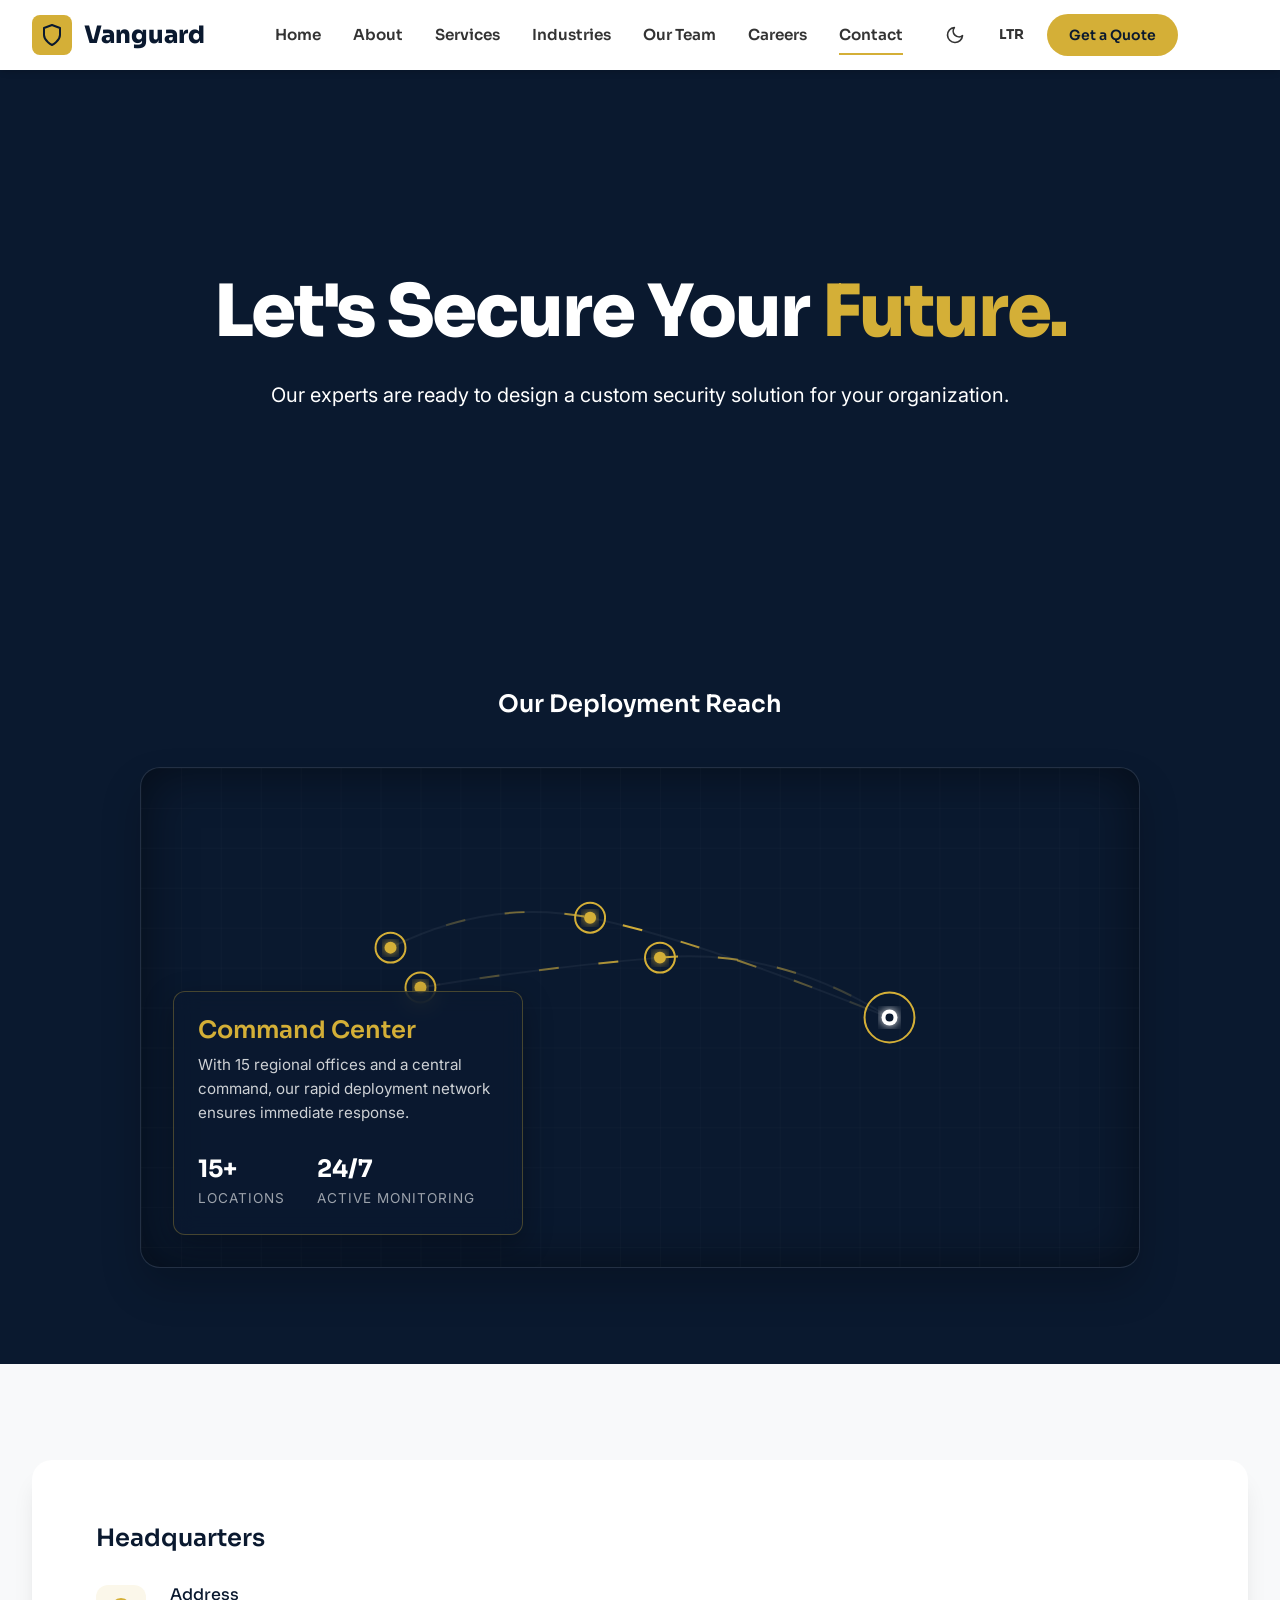
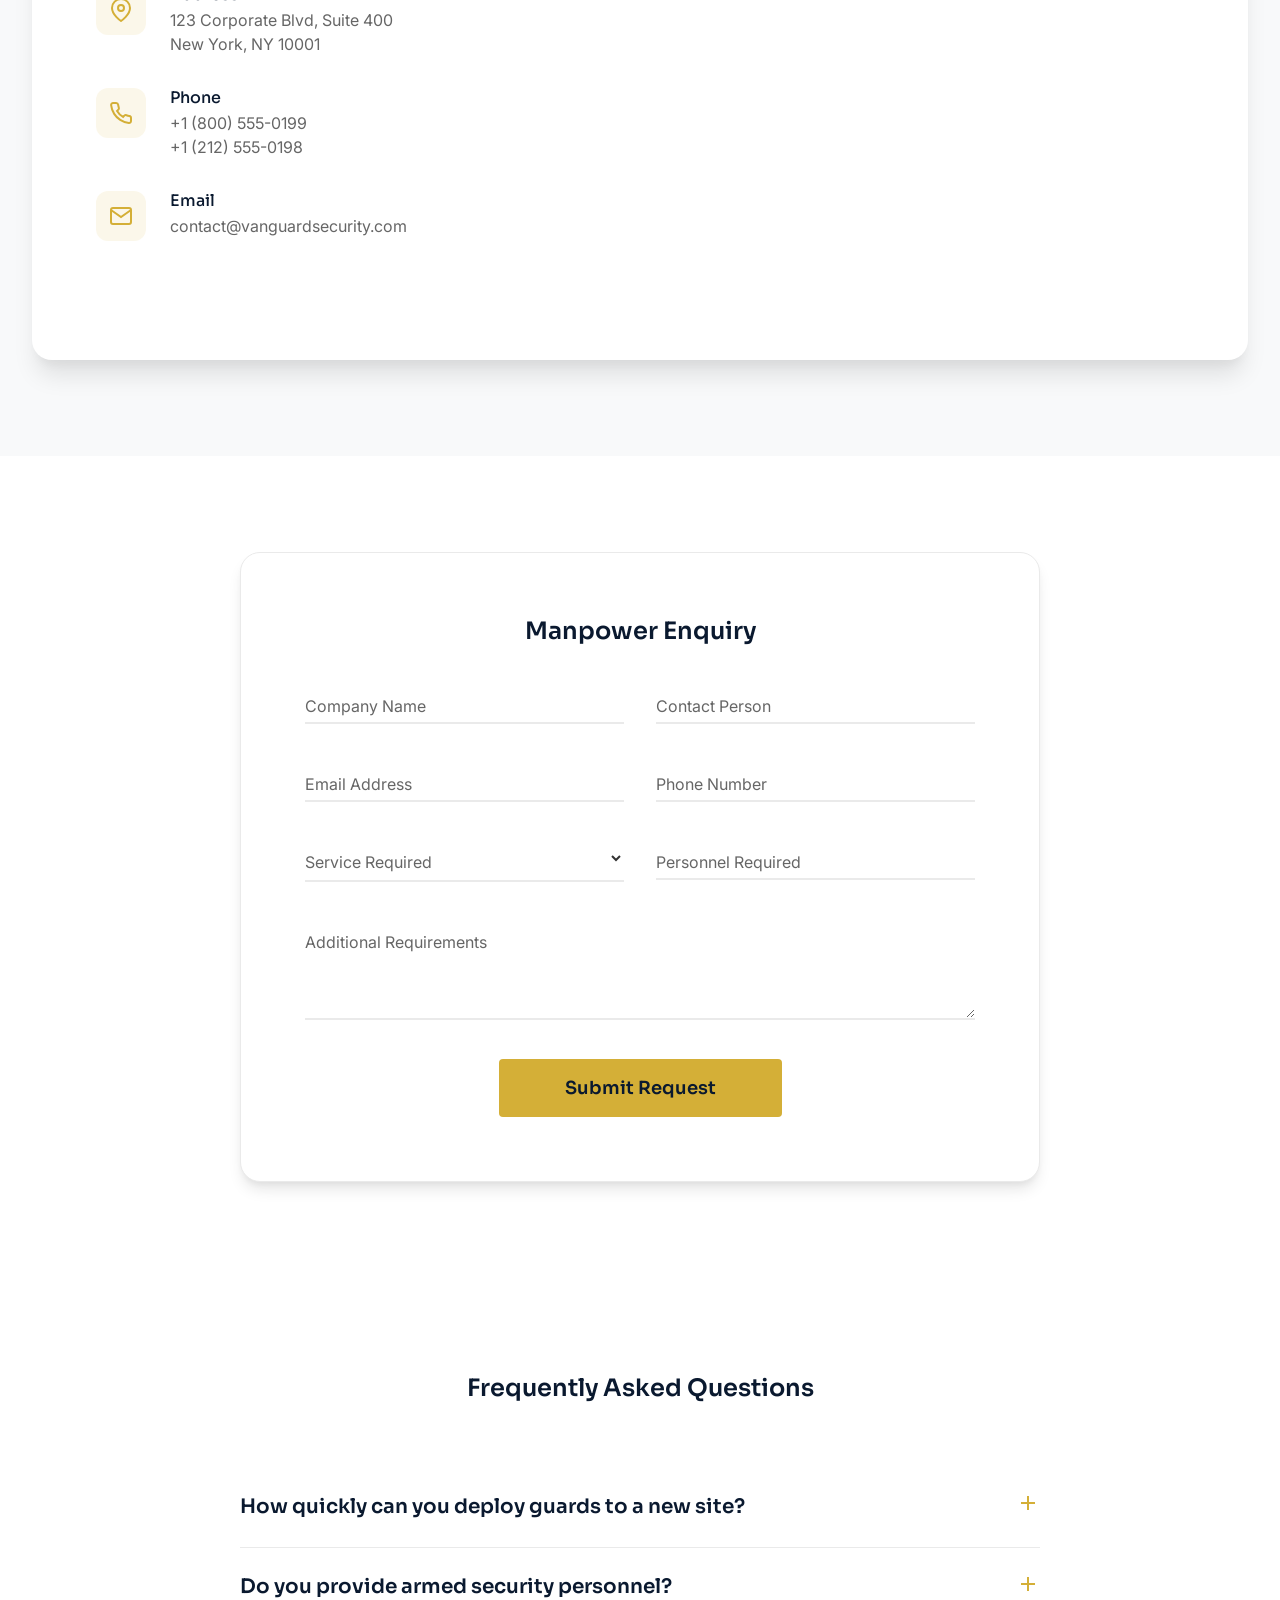
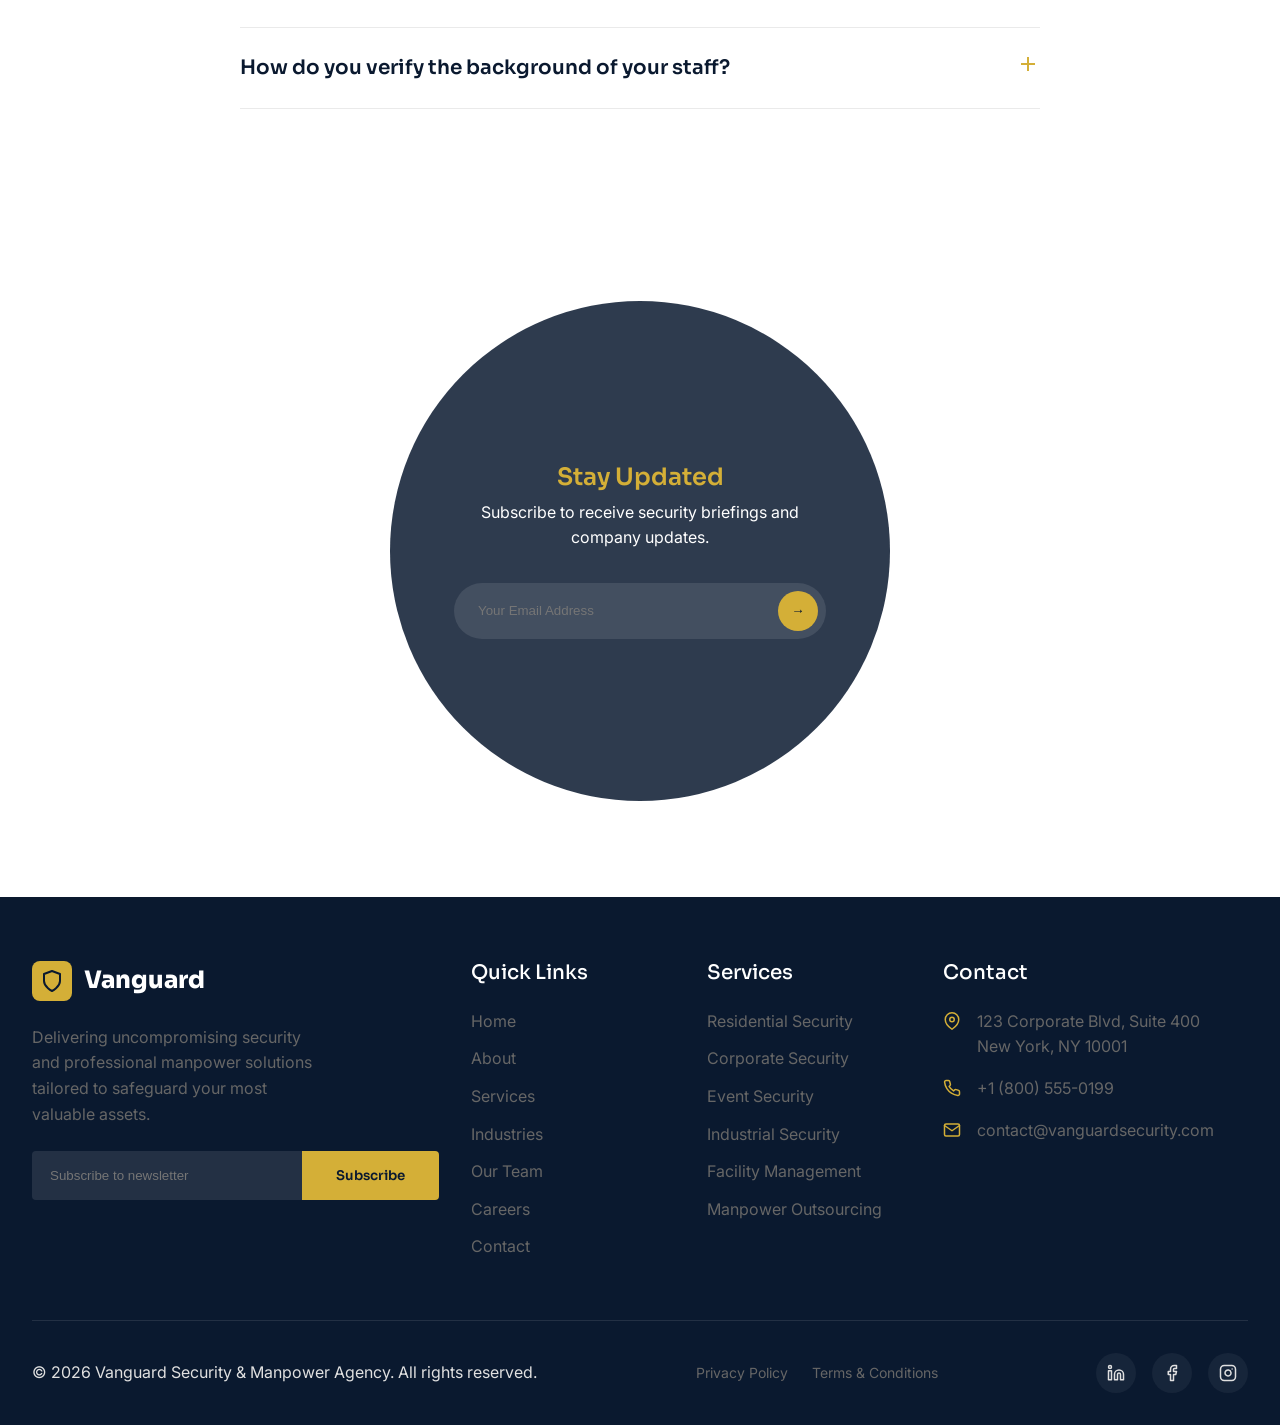
<file: contact.html>
<!DOCTYPE html>
<html lang="en" dir="ltr" data-theme="light">
<head>
    <meta charset="UTF-8">
    <meta name="viewport" content="width=device-width, initial-scale=1.0">
    <title>Contact | Vanguard Security</title>
    
    <link rel="preconnect" href="https://fonts.googleapis.com">
    <link rel="preconnect" href="https://fonts.gstatic.com" crossorigin>
    <link href="https://fonts.googleapis.com/css2?family=Inter:wght@400;500;600&family=Manrope:wght@400;500;600;700;800&family=Plus+Jakarta+Sans:wght@600;700;800&family=Sora:wght@600;700;800&display=swap" rel="stylesheet">
    
    <link rel="stylesheet" href="css/style.css">
    <link rel="stylesheet" href="css/contact.css">
    <link rel="icon" type="image/svg+xml" href="data:image/svg+xml,%3Csvg xmlns='http://www.w3.org/2000/svg' viewBox='0 0 24 24' fill='none' stroke='%23D4AF37' stroke-width='2' stroke-linecap='round' stroke-linejoin='round'%3E%3Cpath d='M12 22s8-4 8-10V5l-8-3-8 3v7c0 6 8 10 8 10z'%3E%3C/path%3E%3C/svg%3E">
</head>
<body>
    <!-- Navbar -->
    <nav class="navbar">
        <div class="container">
            <a href="index.html" class="nav-brand">
                <div class="logo-icon">
                    <svg xmlns="http://www.w3.org/2000/svg" width="24" height="24" viewBox="0 0 24 24" fill="none" stroke="currentColor" stroke-width="2" stroke-linecap="round" stroke-linejoin="round"><path d="M12 22s8-4 8-10V5l-8-3-8 3v7c0 6 8 10 8 10z"></path></svg>
                </div>
                Vanguard
            </a>
            <button class="mobile-menu-toggle"><span></span><span></span><span></span></button>
            <ul class="nav-menu">
                <li class="nav-item dropdown">
                    <a href="index.html" class="nav-link dropdown-toggle">Home</a>
                    <ul class="dropdown-menu">
                        <li><a href="index.html" class="dropdown-item">Home 1</a></li>
                        <li><a href="home2.html" class="dropdown-item">Home 2</a></li>
                    </ul>
                </li>
                <li class="nav-item"><a href="about.html" class="nav-link">About</a></li>
                <li class="nav-item"><a href="services.html" class="nav-link">Services</a></li>
                <li class="nav-item"><a href="industries.html" class="nav-link">Industries</a></li>
                <li class="nav-item"><a href="team.html" class="nav-link">Our Team</a></li>
                <li class="nav-item"><a href="careers.html" class="nav-link">Careers</a></li>
                <li class="nav-item"><a href="contact.html" class="nav-link active">Contact</a></li>
                <li class="nav-controls">
                    <button class="theme-toggle"></button>
                    <button class="rtl-toggle"></button>
                <a href="contact.html" class="btn btn-primary" style="padding: 0.5rem 1.25rem; font-size: 0.875rem; border-radius: 50px;">Get a Quote</a>
                    </li>
            </ul>
        </div>
    </nav>

    <main>
        <!-- Section 1: Hero (Minimalist Typography) -->
        <section class="contact-hero">
            <div class="container text-center">
                <h1 class="animated-heading">Let's Secure Your <span>Future.</span></h1>
                <p style="color: white; position: relative; z-index: 2;">Our experts are ready to design a custom security solution for your organization.</p>
            </div>
        </section>

        <!-- Section 2: Global Presence (Interactive SVG Map) -->
        <section class="map-sec section dark-bg" style="background-color: var(--primary-navy); padding-top: 5rem;">
            <div class="container text-center">
                <h2 style="margin-bottom: 3rem; color: #fff;">Our Deployment Reach</h2>
                <div class="map-container map-premium">
                    <svg viewBox="0 0 1000 500" class="world-map">
                        <defs>
                            <filter id="glow" x="-20%" y="-20%" width="140%" height="140%">
                                <feGaussianBlur stdDeviation="5" result="blur" />
                                <feComposite in="SourceGraphic" in2="blur" operator="over" />
                            </filter>
                            <linearGradient id="routeGrad" x1="0%" y1="0%" x2="100%" y2="0%">
                                <stop offset="0%" stop-color="rgba(212, 175, 55, 0)" />
                                <stop offset="50%" stop-color="var(--accent-gold)" />
                                <stop offset="100%" stop-color="rgba(212, 175, 55, 0)" />
                            </linearGradient>
                            <pattern id="grid" width="40" height="40" patternUnits="userSpaceOnUse">
                                <path d="M 40 0 L 0 0 0 40" fill="none" stroke="rgba(255,255,255,0.03)" stroke-width="1"/>
                            </pattern>
                        </defs>
                        <!-- Tech Grid Background -->
                        <rect width="100%" height="100%" fill="url(#grid)" rx="20"/>
                        
                        <!-- Base Routes -->
                        <path d="M250,180 Q350,130 450,150 T750,250" fill="none" stroke="rgba(255,255,255,0.05)" stroke-width="2"/>
                        <path d="M280,220 Q400,200 520,190 T750,250" fill="none" stroke="rgba(255,255,255,0.05)" stroke-width="2"/>
                        
                        <!-- Animated Data Streams -->
                        <path class="data-stream" d="M250,180 Q350,130 450,150 T750,250" fill="none" stroke="url(#routeGrad)" stroke-width="2"/>
                        <path class="data-stream delay-stream" d="M280,220 Q400,200 520,190 T750,250" fill="none" stroke="url(#routeGrad)" stroke-width="2"/>
                        
                        <!-- Glow Nodes -->
                        <g class="map-node">
                            <circle cx="250" cy="180" r="15" class="radar-ping" />
                            <circle cx="250" cy="180" r="6" class="node-core" filter="url(#glow)" />
                        </g>
                        <g class="map-node">
                            <circle cx="280" cy="220" r="15" class="radar-ping delay-1" />
                            <circle cx="280" cy="220" r="6" class="node-core" filter="url(#glow)" />
                        </g>
                        <g class="map-node">
                            <circle cx="450" cy="150" r="15" class="radar-ping delay-2" />
                            <circle cx="450" cy="150" r="6" class="node-core" filter="url(#glow)" />
                        </g>
                        <g class="map-node">
                            <circle cx="520" cy="190" r="15" class="radar-ping delay-1" />
                            <circle cx="520" cy="190" r="6" class="node-core" filter="url(#glow)" />
                        </g>
                        <!-- Command Center Node -->
                        <g class="map-node">
                            <circle cx="750" cy="250" r="25" class="radar-ping" />
                            <circle cx="750" cy="250" r="8" fill="#fff" filter="url(#glow)" />
                            <circle cx="750" cy="250" r="4" fill="var(--primary-navy)" />
                        </g>
                    </svg>
                    
                    <div class="map-hud text-left">
                        <h3>Command Center</h3>
                        <p>With 15 regional offices and a central command, our rapid deployment network ensures immediate response.</p>
                        <div class="hud-stats">
                            <div class="hud-stat">
                                <span class="stat-num">15+</span>
                                <span class="stat-label">Locations</span>
                            </div>
                            <div class="hud-stat">
                                <span class="stat-num">24/7</span>
                                <span class="stat-label">Active Monitoring</span>
                            </div>
                        </div>
                    </div>
                </div>
            </div>
        </section>

        <!-- Section 3: Main Office (Split Map & Details) -->
        <section class="office-sec section" style="background-color: var(--bg-light);">
            <div class="container">
                <div class="split-office">
                    <div class="office-details">
                        <h2>Headquarters</h2>
                        <div class="contact-card">
                            <div class="c-icon"><svg xmlns="http://www.w3.org/2000/svg" width="24" height="24" viewBox="0 0 24 24" fill="none" stroke="currentColor" stroke-width="2"><path d="M21 10c0 7-9 13-9 13s-9-6-9-13a9 9 0 0 1 18 0z"></path><circle cx="12" cy="10" r="3"></circle></svg></div>
                            <div>
                                <h4>Address</h4>
                                <p>123 Corporate Blvd, Suite 400<br>New York, NY 10001</p>
                            </div>
                        </div>
                        <div class="contact-card">
                            <div class="c-icon"><svg xmlns="http://www.w3.org/2000/svg" width="24" height="24" viewBox="0 0 24 24" fill="none" stroke="currentColor" stroke-width="2"><path d="M22 16.92v3a2 2 0 0 1-2.18 2 19.79 19.79 0 0 1-8.63-3.07 19.5 19.5 0 0 1-6-6 19.79 19.79 0 0 1-3.07-8.67A2 2 0 0 1 4.11 2h3a2 2 0 0 1 2 1.72 12.84 12.84 0 0 0 .7 2.81 2 2 0 0 1-.45 2.11L8.09 9.91a16 16 0 0 0 6 6l1.27-1.27a2 2 0 0 1 2.11-.45 12.84 12.84 0 0 0 2.81.7A2 2 0 0 1 22 16.92z"></path></svg></div>
                            <div>
                                <h4>Phone</h4>
                                <p>+1 (800) 555-0199<br>+1 (212) 555-0198</p>
                            </div>
                        </div>
                        <div class="contact-card">
                            <div class="c-icon"><svg xmlns="http://www.w3.org/2000/svg" width="24" height="24" viewBox="0 0 24 24" fill="none" stroke="currentColor" stroke-width="2"><path d="M4 4h16c1.1 0 2 .9 2 2v12c0 1.1-.9 2-2 2H4c-1.1 0-2-.9-2-2V6c0-1.1.9-2 2-2z"></path><polyline points="22,6 12,13 2,6"></polyline></svg></div>
                            <div>
                                <h4>Email</h4>
                                <p>contact@vanguardsecurity.com</p>
                            </div>
                        </div>
                    </div>
                    <div class="office-map">
                        <iframe src="https://www.google.com/maps/embed?pb=!1m18!1m12!1m3!1d193595.2528096238!2d-74.1197629676572!3d40.69766374872412!2m3!1f0!2f0!3f0!3m2!1i1024!2i768!4f13.1!3m3!1m2!1s0x89c24fa5d33f083b%3A0xc80b8f06e177fe62!2sNew%20York%2C%20NY!5e0!3m2!1sen!2sus!4v1700000000000!5m2!1sen!2sus" width="100%" height="100%" style="border:0;" allowfullscreen="" loading="lazy"></iframe>
                    </div>
                </div>
            </div>
        </section>

        <!-- Section 4: Manpower Requirement Enquiry Form (Floating Labels) -->
        <section class="enquiry-sec section">
            <div class="container">
                <div class="form-card">
                    <h2 class="text-center" style="margin-bottom: 2rem;">Manpower Enquiry</h2>
                    <form id="contact-form">
                        <div class="form-row">
                            <div class="floating-group">
                                <input type="text" id="c_company" required>
                                <label for="c_company">Company Name</label>
                            </div>
                            <div class="floating-group">
                                <input type="text" id="c_person" required>
                                <label for="c_person">Contact Person</label>
                            </div>
                        </div>
                        <div class="form-row">
                            <div class="floating-group">
                                <input type="email" id="c_email" required>
                                <label for="c_email">Email Address</label>
                            </div>
                            <div class="floating-group">
                                <input type="tel" id="c_phone" required>
                                <label for="c_phone">Phone Number</label>
                            </div>
                        </div>
                        <div class="form-row">
                            <div class="floating-group">
                                <select id="c_service" required>
                                    <option value="" disabled selected></option>
                                    <option>Corporate Security</option>
                                    <option>Industrial Security</option>
                                    <option>Event Security</option>
                                    <option>Housekeeping</option>
                                </select>
                                <label for="c_service">Service Required</label>
                            </div>
                            <div class="floating-group">
                                <input type="number" id="c_count" required>
                                <label for="c_count">Personnel Required</label>
                            </div>
                        </div>
                        <div class="floating-group">
                            <textarea id="c_req" rows="4" required></textarea>
                            <label for="c_req">Additional Requirements</label>
                        </div>
                        <div class="text-center" style="margin-top: 2rem;">
                            <button type="submit" class="btn btn-primary submit-req-btn">Submit Request</button>
                        </div>
                    </form>
                </div>
            </div>
        </section>

        <!-- Section 5: Support & FAQ (Collapsible) -->
        <section class="faq-sec section">
            <div class="container">
                <h2 style="text-align: center; margin-bottom: 4rem;">Frequently Asked Questions</h2>
                <div class="faq-accordion">
                    <div class="faq-item">
                        <div class="faq-header">
                            <h3>How quickly can you deploy guards to a new site?</h3>
                            <span class="faq-icon">
                                <svg xmlns="http://www.w3.org/2000/svg" width="24" height="24" viewBox="0 0 24 24" fill="none" stroke="currentColor" stroke-width="2"><line x1="12" y1="5" x2="12" y2="19"></line><line x1="5" y1="12" x2="19" y2="12"></line></svg>
                            </span>
                        </div>
                        <div class="faq-content">
                            <p>For emergency deployments, we can have personnel on-site within 4-6 hours depending on the location. For standard contracts, we require 48 hours for proper site surveying and brief drafting.</p>
                        </div>
                    </div>
                    <div class="faq-item">
                        <div class="faq-header">
                            <h3>Do you provide armed security personnel?</h3>
                            <span class="faq-icon">
                                <svg xmlns="http://www.w3.org/2000/svg" width="24" height="24" viewBox="0 0 24 24" fill="none" stroke="currentColor" stroke-width="2"><line x1="12" y1="5" x2="12" y2="19"></line><line x1="5" y1="12" x2="19" y2="12"></line></svg>
                            </span>
                        </div>
                        <div class="faq-content">
                            <p>Yes. We have a highly trained division of armed protection specialists, primarily comprised of former military and law enforcement personnel, licensed to operate in specific jurisdictions.</p>
                        </div>
                    </div>
                    <div class="faq-item">
                        <div class="faq-header">
                            <h3>How do you verify the background of your staff?</h3>
                            <span class="faq-icon">
                                <svg xmlns="http://www.w3.org/2000/svg" width="24" height="24" viewBox="0 0 24 24" fill="none" stroke="currentColor" stroke-width="2"><line x1="12" y1="5" x2="12" y2="19"></line><line x1="5" y1="12" x2="19" y2="12"></line></svg>
                            </span>
                        </div>
                        <div class="faq-content">
                            <p>We conduct exhaustive 5-point background checks including criminal history, employment verification, drug screening, psychological evaluation, and local police verification before hiring.</p>
                        </div>
                    </div>
                </div>
            </div>
        </section>

        <!-- Section 6: Newsletter (Circular Mask) -->
        <section class="newsletter-circular">
            <div class="circle-mask" style="background-image: url('https://picsum.photos/seed/con1/1000/1000');">
                <div class="circle-content">
                    <h2>Stay Updated</h2>
                    <p>Subscribe to receive security briefings and company updates.</p>
                    <form class="circle-form">
                        <input type="email" placeholder="Your Email Address" required>
                        <button type="submit">→</button>
                    </form>
                </div>
            </div>
        </section>
    </main>

    <!-- Footer -->
    <footer class="footer">
        <div class="container">
            <div class="footer-top">
                <div class="footer-brand">
                    <div style="display: flex; align-items: center; gap: 0.75rem;">
                        <div class="logo-icon">
                            <svg xmlns="http://www.w3.org/2000/svg" width="24" height="24" viewBox="0 0 24 24" fill="none" stroke="currentColor" stroke-width="2" stroke-linecap="round" stroke-linejoin="round"><path d="M12 22s8-4 8-10V5l-8-3-8 3v7c0 6 8 10 8 10z"></path></svg>
                        </div>
                        <h3 class="footer-brand-name">Vanguard</h3>
                    </div>
                    <p class="footer-desc">Delivering uncompromising security and professional manpower solutions tailored to safeguard your most valuable assets.</p>
                    <form class="newsletter-form">
                        <input type="email" placeholder="Subscribe to newsletter" required>
                        <button type="submit" class="btn btn-primary">Subscribe</button>
                    </form>
                </div>
                
                <div>
                    <h4 class="footer-title">Quick Links</h4>
                    <ul class="footer-links">
                        <li><a href="index.html">Home</a></li>
                        <li><a href="about.html">About</a></li>
                        <li><a href="services.html">Services</a></li>
                        <li><a href="industries.html">Industries</a></li>
                        <li><a href="team.html">Our Team</a></li>
                        <li><a href="careers.html">Careers</a></li>
                        <li><a href="contact.html">Contact</a></li>
                    </ul>
                </div>
                
                <div>
                    <h4 class="footer-title">Services</h4>
                    <ul class="footer-links">
                        <li><a href="services.html">Residential Security</a></li>
                        <li><a href="services.html">Corporate Security</a></li>
                        <li><a href="services.html">Event Security</a></li>
                        <li><a href="services.html">Industrial Security</a></li>
                        <li><a href="services.html">Facility Management</a></li>
                        <li><a href="services.html">Manpower Outsourcing</a></li>
                    </ul>
                </div>
                
                <div>
                    <h4 class="footer-title">Contact</h4>
                    <ul class="footer-contact">
                        <li>
                            <svg xmlns="http://www.w3.org/2000/svg" width="18" height="18" viewBox="0 0 24 24" fill="none" stroke="currentColor" stroke-width="2" stroke-linecap="round" stroke-linejoin="round"><path d="M21 10c0 7-9 13-9 13s-9-6-9-13a9 9 0 0 1 18 0z"></path><circle cx="12" cy="10" r="3"></circle></svg>
                            <span>123 Corporate Blvd, Suite 400<br>New York, NY 10001</span>
                        </li>
                        <li>
                            <svg xmlns="http://www.w3.org/2000/svg" width="18" height="18" viewBox="0 0 24 24" fill="none" stroke="currentColor" stroke-width="2" stroke-linecap="round" stroke-linejoin="round"><path d="M22 16.92v3a2 2 0 0 1-2.18 2 19.79 19.79 0 0 1-8.63-3.07 19.5 19.5 0 0 1-6-6 19.79 19.79 0 0 1-3.07-8.67A2 2 0 0 1 4.11 2h3a2 2 0 0 1 2 1.72 12.84 12.84 0 0 0 .7 2.81 2 2 0 0 1-.45 2.11L8.09 9.91a16 16 0 0 0 6 6l1.27-1.27a2 2 0 0 1 2.11-.45 12.84 12.84 0 0 0 2.81.7A2 2 0 0 1 22 16.92z"></path></svg>
                            <span>+1 (800) 555-0199</span>
                        </li>
                        <li>
                            <svg xmlns="http://www.w3.org/2000/svg" width="18" height="18" viewBox="0 0 24 24" fill="none" stroke="currentColor" stroke-width="2" stroke-linecap="round" stroke-linejoin="round"><path d="M4 4h16c1.1 0 2 .9 2 2v12c0 1.1-.9 2-2 2H4c-1.1 0-2-.9-2-2V6c0-1.1.9-2 2-2z"></path><polyline points="22,6 12,13 2,6"></polyline></svg>
                            <span>contact@vanguardsecurity.com</span>
                        </li>
                    </ul>
                </div>
            </div>
            
            <div class="footer-bottom">
                <p>&copy; 2026 Vanguard Security & Manpower Agency. All rights reserved.</p>
                <div style="display: flex; gap: 1.5rem; font-size: 0.875rem;">
                    <a href="#" style="color: var(--text-muted)">Privacy Policy</a>
                    <a href="#" style="color: var(--text-muted)">Terms & Conditions</a>
                </div>
                <div class="social-links">
                    <a href="https://linkedin.com"><svg xmlns="http://www.w3.org/2000/svg" width="18" height="18" viewBox="0 0 24 24" fill="none" stroke="currentColor" stroke-width="2" stroke-linecap="round" stroke-linejoin="round"><path d="M16 8a6 6 0 0 1 6 6v7h-4v-7a2 2 0 0 0-2-2 2 2 0 0 0-2 2v7h-4v-7a6 6 0 0 1 6-6z"></path><rect x="2" y="9" width="4" height="12"></rect><circle cx="4" cy="4" r="2"></circle></svg></a>
                    <a href="https://twitter.com"><svg xmlns="http://www.w3.org/2000/svg" width="18" height="18" viewBox="0 0 24 24" fill="none" stroke="currentColor" stroke-width="2" stroke-linecap="round" stroke-linejoin="round"><path d="M18 2h-3a5 5 0 0 0-5 5v3H7v4h3v8h4v-8h3l1-4h-4V7a1 1 0 0 1 1-1h3z"></path></svg></a>
                    <a href="https://instagram.com"><svg xmlns="http://www.w3.org/2000/svg" width="18" height="18" viewBox="0 0 24 24" fill="none" stroke="currentColor" stroke-width="2" stroke-linecap="round" stroke-linejoin="round"><rect x="2" y="2" width="20" height="20" rx="5" ry="5"></rect><path d="M16 11.37A4 4 0 1 1 12.63 8 4 4 0 0 1 16 11.37z"></path><line x1="17.5" y1="6.5" x2="17.51" y2="6.5"></line></svg></a>
                </div>
            </div>
        </div>
    </footer>

    <script src="js/main.js"></script>
    <script>
        // FAQ Accordion
        const faqHeaders = document.querySelectorAll('.faq-header');
        faqHeaders.forEach(header => {
            header.addEventListener('click', () => {
                const item = header.parentElement;
                const icon = header.querySelector('.faq-icon');
                
                if(item.classList.contains('active')) {
                    item.classList.remove('active');
                    icon.innerHTML = '<svg xmlns="http://www.w3.org/2000/svg" width="24" height="24" viewBox="0 0 24 24" fill="none" stroke="currentColor" stroke-width="2"><line x1="12" y1="5" x2="12" y2="19"></line><line x1="5" y1="12" x2="19" y2="12"></line></svg>';
                } else {
                    faqHeaders.forEach(h => {
                        h.parentElement.classList.remove('active');
                        h.querySelector('.faq-icon').innerHTML = '<svg xmlns="http://www.w3.org/2000/svg" width="24" height="24" viewBox="0 0 24 24" fill="none" stroke="currentColor" stroke-width="2"><line x1="12" y1="5" x2="12" y2="19"></line><line x1="5" y1="12" x2="19" y2="12"></line></svg>';
                    });
                    item.classList.add('active');
                    icon.innerHTML = '<svg xmlns="http://www.w3.org/2000/svg" width="24" height="24" viewBox="0 0 24 24" fill="none" stroke="currentColor" stroke-width="2"><line x1="5" y1="12" x2="19" y2="12"></line></svg>';
                }
            });
        });
    </script>
</body>
</html>
</file>
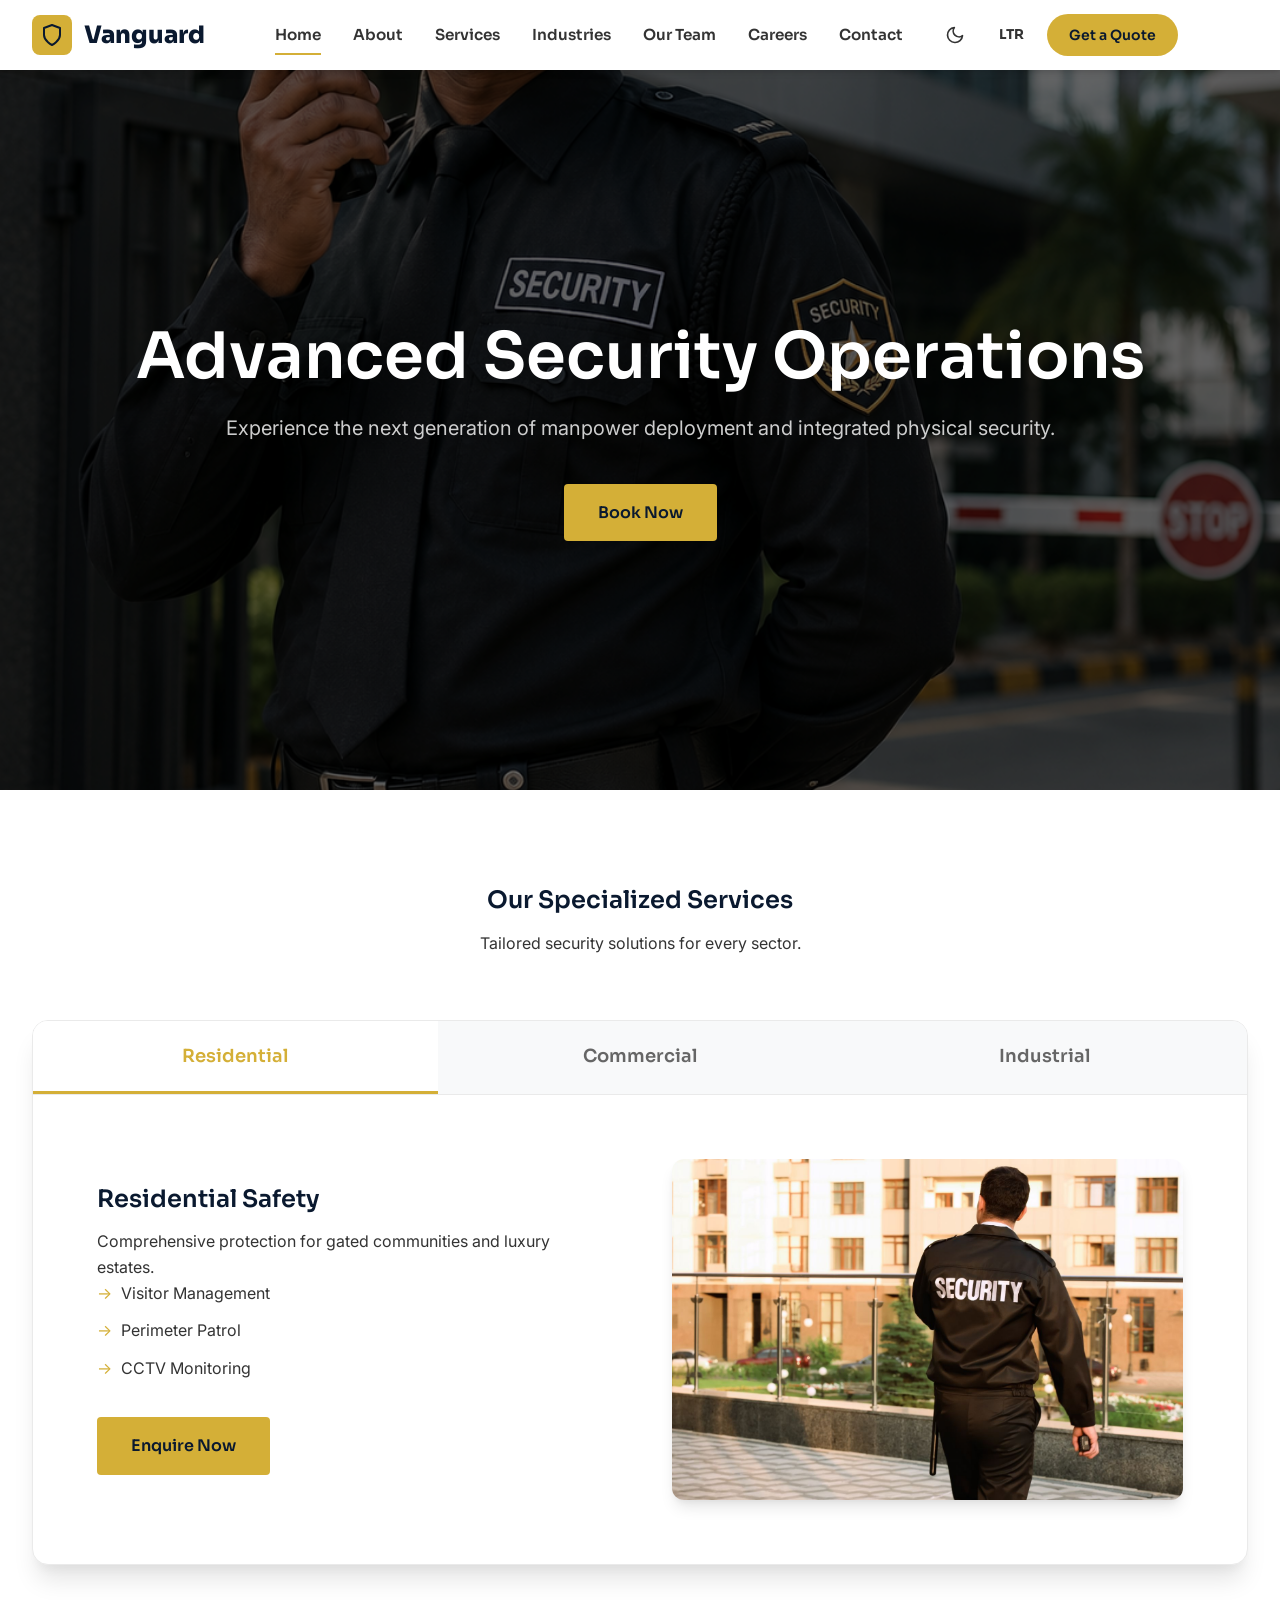
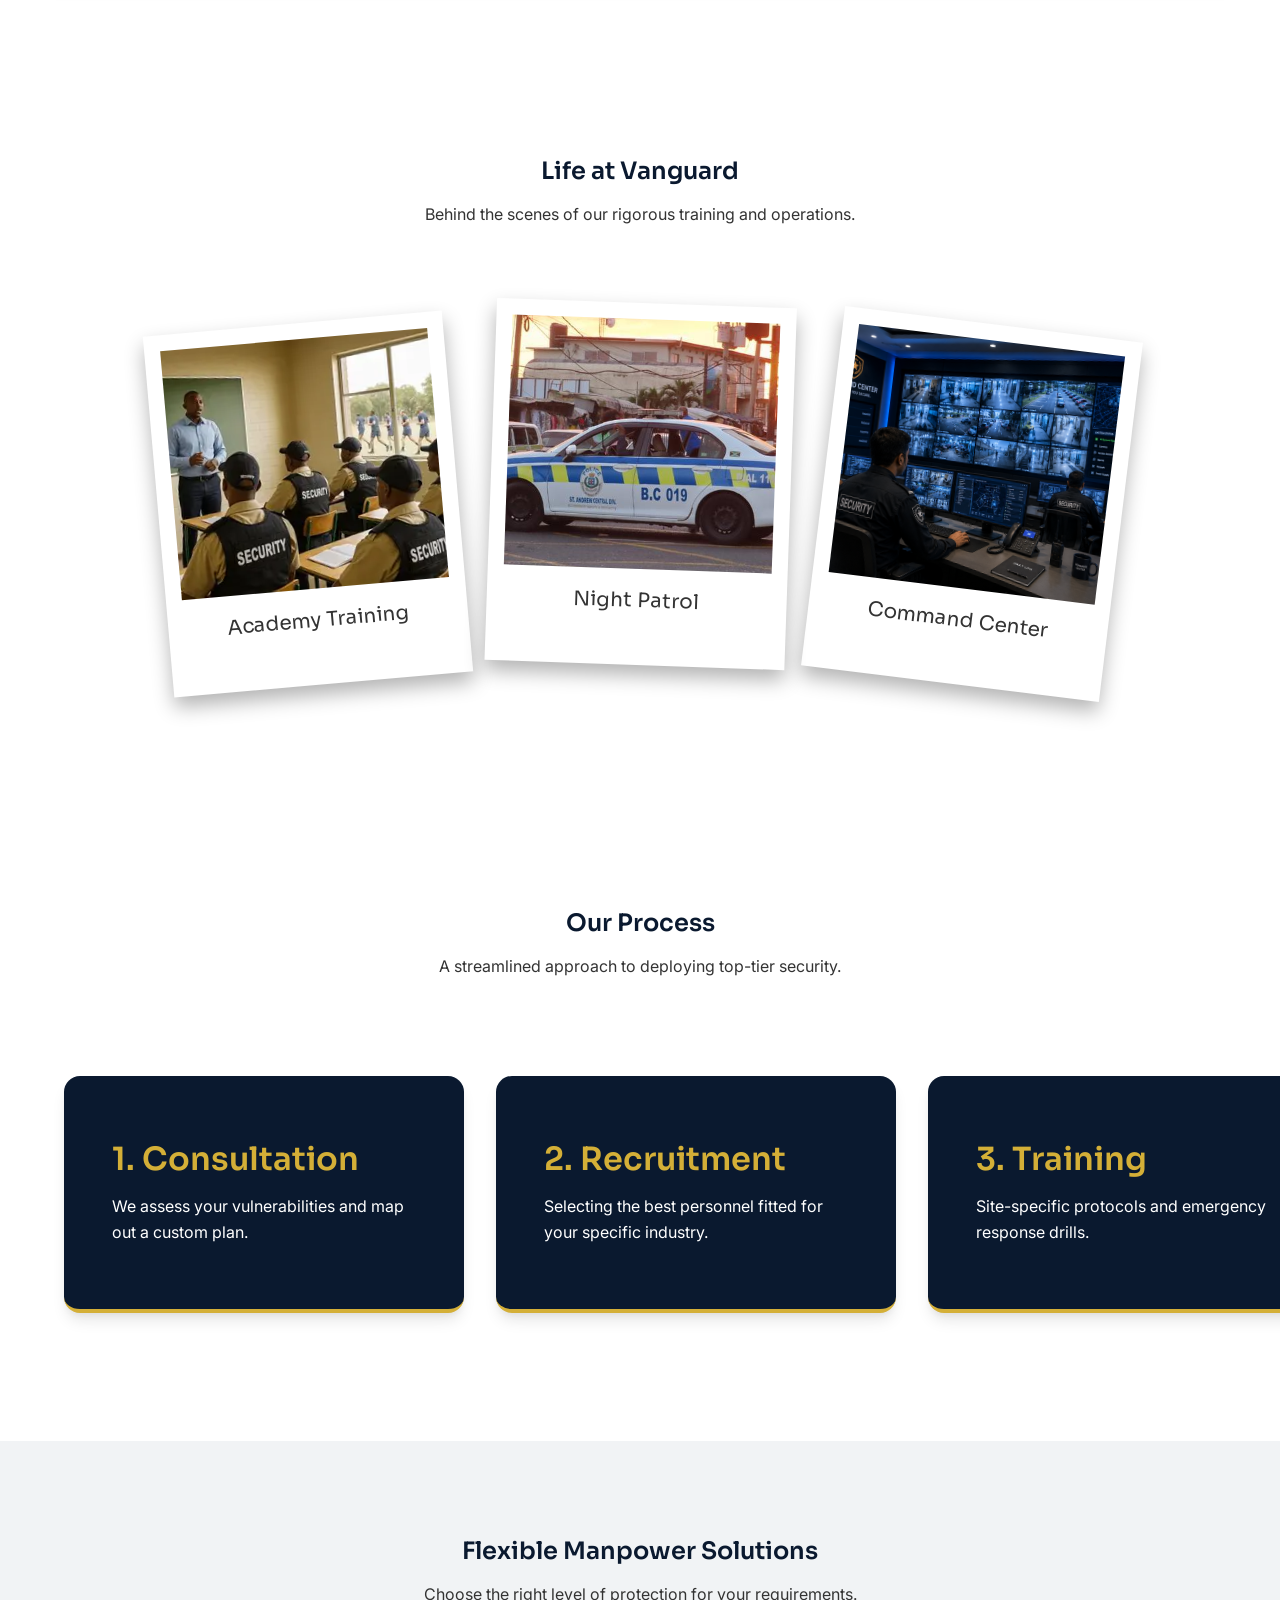
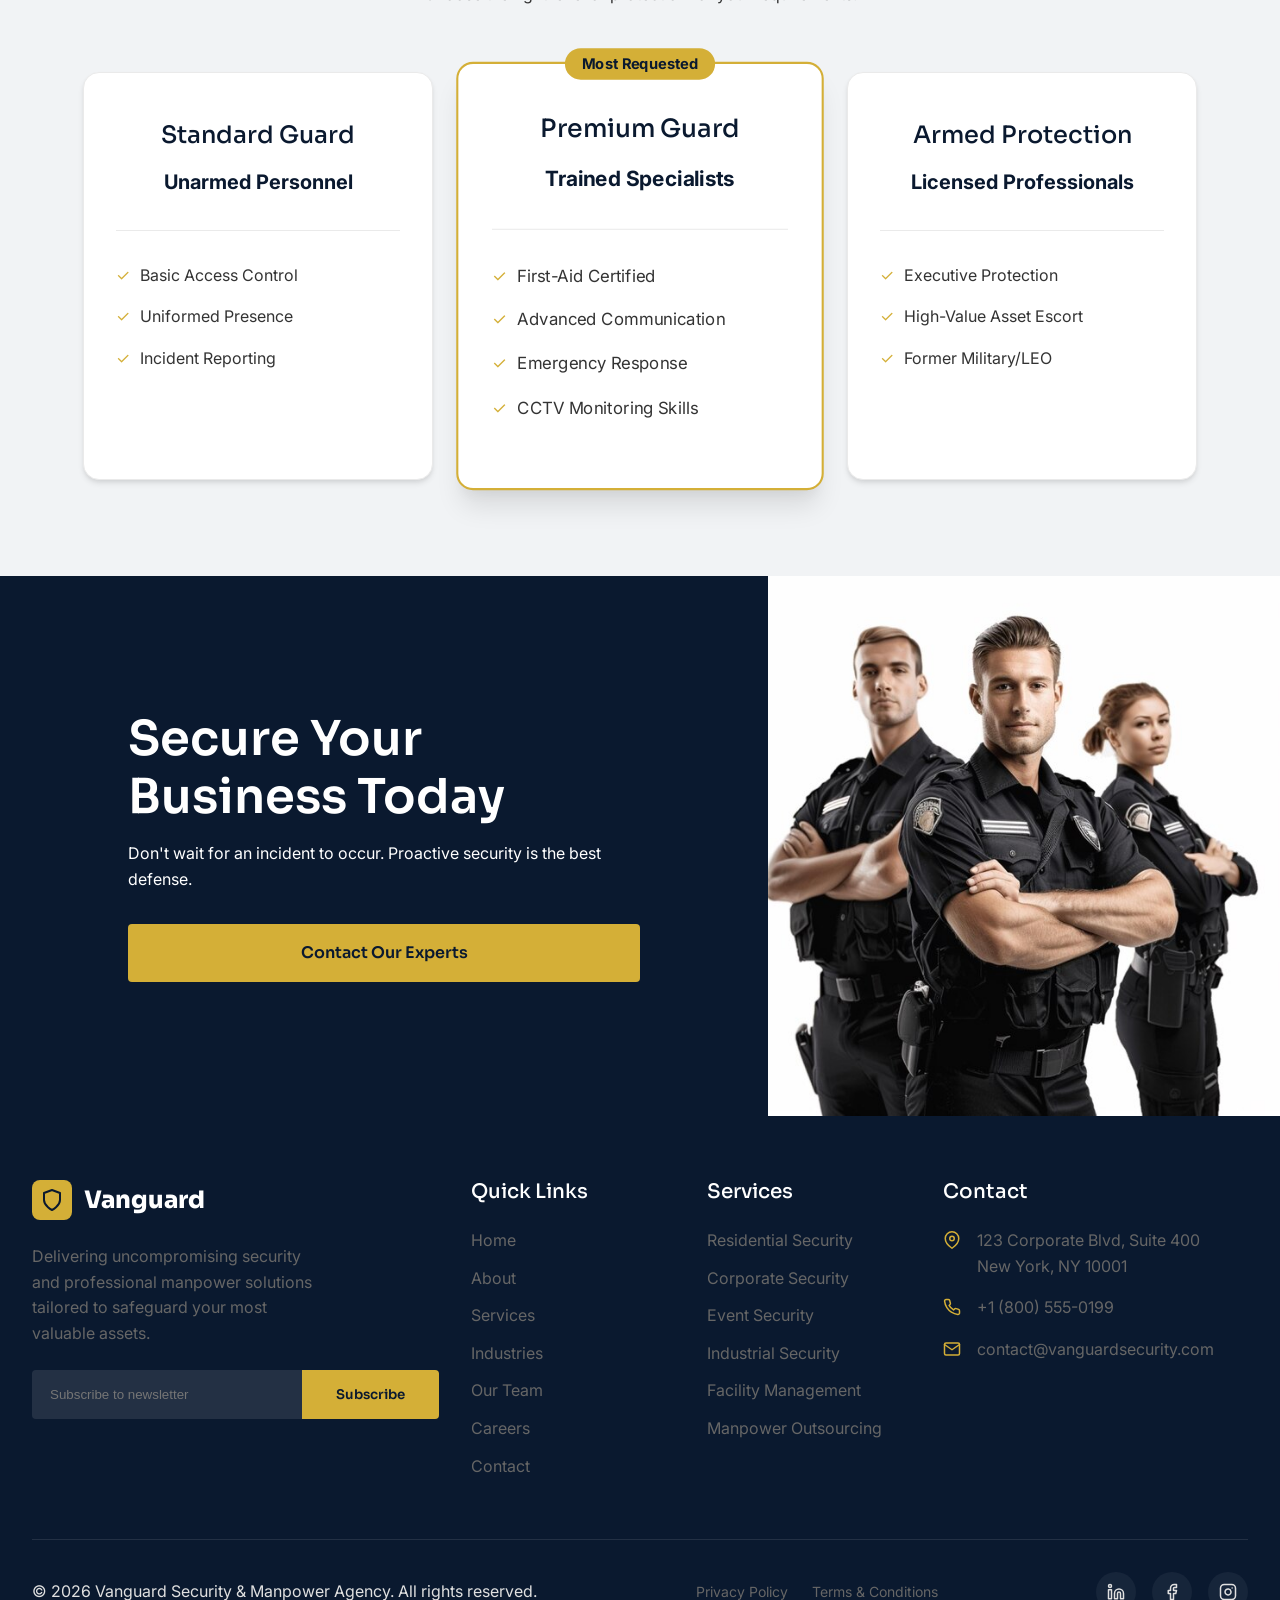
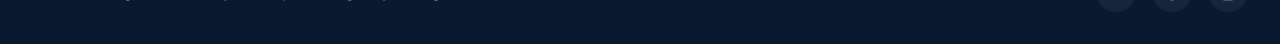
<file: home2.html>
<!DOCTYPE html>
<html lang="en" dir="ltr" data-theme="light">
<head>
    <meta charset="UTF-8">
    <meta name="viewport" content="width=device-width, initial-scale=1.0">
    <title>Home Alternative | Vanguard Security</title>
    
    <link rel="preconnect" href="https://fonts.googleapis.com">
    <link rel="preconnect" href="https://fonts.gstatic.com" crossorigin>
    <link href="https://fonts.googleapis.com/css2?family=Inter:wght@400;500;600&family=Manrope:wght@400;500;600;700;800&family=Plus+Jakarta+Sans:wght@600;700;800&family=Sora:wght@600;700;800&display=swap" rel="stylesheet">
    
    <link rel="stylesheet" href="css/style.css">
    <link rel="stylesheet" href="css/home2.css">
    <link rel="icon" type="image/svg+xml" href="data:image/svg+xml,%3Csvg xmlns='http://www.w3.org/2000/svg' viewBox='0 0 24 24' fill='none' stroke='%23D4AF37' stroke-width='2' stroke-linecap='round' stroke-linejoin='round'%3E%3Cpath d='M12 22s8-4 8-10V5l-8-3-8 3v7c0 6 8 10 8 10z'%3E%3C/path%3E%3C/svg%3E">
</head>
<body>
    <!-- Navbar -->
    <nav class="navbar">
        <div class="container">
            <a href="index.html" class="nav-brand">
                <div class="logo-icon">
                    <svg xmlns="http://www.w3.org/2000/svg" width="24" height="24" viewBox="0 0 24 24" fill="none" stroke="currentColor" stroke-width="2" stroke-linecap="round" stroke-linejoin="round"><path d="M12 22s8-4 8-10V5l-8-3-8 3v7c0 6 8 10 8 10z"></path></svg>
                </div>
                Vanguard
            </a>
            <button class="mobile-menu-toggle"><span></span><span></span><span></span></button>
            <ul class="nav-menu">
                <li class="nav-item dropdown">
                    <a href="index.html" class="nav-link dropdown-toggle active">Home</a>
                    <ul class="dropdown-menu">
                        <li><a href="index.html" class="dropdown-item">Home 1</a></li>
                        <li><a href="home2.html" class="dropdown-item">Home 2</a></li>
                    </ul>
                </li>
                <li class="nav-item"><a href="about.html" class="nav-link">About</a></li>
                <li class="nav-item"><a href="services.html" class="nav-link">Services</a></li>
                <li class="nav-item"><a href="industries.html" class="nav-link">Industries</a></li>
                <li class="nav-item"><a href="team.html" class="nav-link">Our Team</a></li>
                <li class="nav-item"><a href="careers.html" class="nav-link">Careers</a></li>
                <li class="nav-item"><a href="contact.html" class="nav-link">Contact</a></li>
                <li class="nav-controls">
                    <button class="theme-toggle"></button>
                    <button class="rtl-toggle"></button>
                <a href="contact.html" class="btn btn-primary" style="padding: 0.5rem 1.25rem; font-size: 0.875rem; border-radius: 50px;">Get a Quote</a>
                    </li>
            </ul>
        </div>
    </nav>

    <main>
        <!-- Section 1: Cinematic Video Overlay Hero -->
        <section class="h2-hero">
            <div class="h2-video-bg">
                <img src="images/hero-main.png" alt="Video Placeholder">
            </div>
            <div class="h2-hero-content container text-center">
                <h1>Advanced Security Operations</h1>
                <p>Experience the next generation of manpower deployment and integrated physical security.</p>
                <div class="h2-hero-actions">
                    <a href="contact.html" class="btn btn-primary">Book Now</a>
                </div>
            </div>
        </section>

        <!-- Section 2: Interactive Tabs (Services) -->
        <section class="h2-tabs-sec section">
            <div class="container">
                <div class="section-header text-center" style="margin-bottom: 4rem;">
                    <h2>Our Specialized Services</h2>
                    <p>Tailored security solutions for every sector.</p>
                </div>
                <div class="tabs-container">
                    <div class="tabs-header">
                        <button class="tab-btn active" data-tab="tab1">Residential</button>
                        <button class="tab-btn" data-tab="tab2">Commercial</button>
                        <button class="tab-btn" data-tab="tab3">Industrial</button>
                    </div>
                    <div class="tabs-content">
                        <div class="tab-pane active" id="tab1">
                            <div class="tab-inner">
                                <div class="tab-text">
                                    <h2>Residential Safety</h2>
                                    <p>Comprehensive protection for gated communities and luxury estates.</p>
                                    <ul class="tab-list">
                                        <li>Visitor Management</li>
                                        <li>Perimeter Patrol</li>
                                        <li>CCTV Monitoring</li>
                                    </ul>
                                    <a href="contact.html" class="btn btn-primary" style="margin-top: 1.5rem;">Enquire Now</a>
                                </div>
                                <div class="tab-img">
                                    <img src="images/00-Icon-Residential.jpg" alt="Residential">
                                </div>
                            </div>
                        </div>
                        <div class="tab-pane" id="tab2">
                            <div class="tab-inner">
                                <div class="tab-text">
                                    <h2>Commercial Security</h2>
                                    <p>Front desk and corporate security operations.</p>
                                    <ul class="tab-list">
                                        <li>Reception Guards</li>
                                        <li>Access Control</li>
                                        <li>Executive Escort</li>
                                    </ul>
                                    <a href="contact.html" class="btn btn-primary" style="margin-top: 1.5rem;">Enquire Now</a>
                                </div>
                                <div class="tab-img">
                                    <img src="images/corp-sec.png" alt="Commercial">
                                </div>
                            </div>
                        </div>
                        <div class="tab-pane" id="tab3">
                            <div class="tab-inner">
                                <div class="tab-text">
                                    <h2>Industrial Protection</h2>
                                    <p>Heavy-duty security for manufacturing and logistics.</p>
                                    <ul class="tab-list">
                                        <li>Gate Operations</li>
                                        <li>Loss Prevention</li>
                                        <li>Night Patrols</li>
                                    </ul>
                                    <a href="contact.html" class="btn btn-primary" style="margin-top: 1.5rem;">Enquire Now</a>
                                </div>
                                <div class="tab-img">
                                    <img src="images/ind-sec.png" alt="Industrial">
                                </div>
                            </div>
                        </div>
                    </div>
                </div>
            </div>
        </section>

        <!-- Section 3: Polaroid Gallery (About) -->
        <section class="h2-polaroid-sec section dark-bg">
            <div class="container">
                <div class="section-header text-center" style="margin-bottom: 4rem;">
                    <h2>Life at Vanguard</h2>
                    <p>Behind the scenes of our rigorous training and operations.</p>
                </div>
                <div class="polaroid-gallery">
                    <div class="polaroid p-1">
                        <img src="images/academic%20training.webp" alt="Training">
                        <div class="p-caption">Academy Training</div>
                    </div>
                    <div class="polaroid p-2">
                        <img src="images/srv3.jpg" alt="Patrol">
                        <div class="p-caption">Night Patrol</div>
                    </div>
                    <div class="polaroid p-3">
                        <img src="images/command.png" alt="Control Room">
                        <div class="p-caption">Command Center</div>
                    </div>
                </div>
            </div>
        </section>

        <!-- Section 4: Horizontal Scroll Features -->
        <section class="h2-horizontal-sec section">
            <div class="container">
                <div class="section-header text-center" style="margin-bottom: 4rem;">
                    <h2>Our Process</h2>
                    <p>A streamlined approach to deploying top-tier security.</p>
                </div>
            </div>
            <div class="horizontal-scroll-container">
                <div class="scroll-card">
                    <h3>1. Consultation</h3>
                    <p>We assess your vulnerabilities and map out a custom plan.</p>
                </div>
                <div class="scroll-card">
                    <h3>2. Recruitment</h3>
                    <p>Selecting the best personnel fitted for your specific industry.</p>
                </div>
                <div class="scroll-card">
                    <h3>3. Training</h3>
                    <p>Site-specific protocols and emergency response drills.</p>
                </div>
                <div class="scroll-card">
                    <h3>4. Deployment</h3>
                    <p>Seamless integration of our guards into your daily operations.</p>
                </div>
            </div>
        </section>

        <!-- Section 5: Pricing / Packages Table -->
        <section class="h2-pricing-sec section" style="background-color: var(--bg-off-white);">
            <div class="container">
                <div class="section-header text-center" style="margin-bottom: 4rem;">
                    <h2>Flexible Manpower Solutions</h2>
                    <p>Choose the right level of protection for your requirements.</p>
                </div>
                <div class="pricing-table">
                    <div class="pricing-card">
                        <h4>Standard Guard</h4>
                        <div class="price">Unarmed Personnel</div>
                        <ul>
                            <li>Basic Access Control</li>
                            <li>Uniformed Presence</li>
                            <li>Incident Reporting</li>
                        </ul>
                    </div>
                    <div class="pricing-card highlight">
                        <div class="popular-tag">Most Requested</div>
                        <h4>Premium Guard</h4>
                        <div class="price">Trained Specialists</div>
                        <ul>
                            <li>First-Aid Certified</li>
                            <li>Advanced Communication</li>
                            <li>Emergency Response</li>
                            <li>CCTV Monitoring Skills</li>
                        </ul>
                    </div>
                    <div class="pricing-card">
                        <h4>Armed Protection</h4>
                        <div class="price">Licensed Professionals</div>
                        <ul>
                            <li>Executive Protection</li>
                            <li>High-Value Asset Escort</li>
                            <li>Former Military/LEO</li>
                        </ul>
                    </div>
                </div>
            </div>
        </section>

        <!-- Section 6: Split Screen CTA -->
        <section class="h2-split-cta">
            <div class="cta-half text-half">
                <h2>Secure Your Business Today</h2>
                <p>Don't wait for an incident to occur. Proactive security is the best defense.</p>
                <a href="contact.html" class="btn btn-primary" style="margin-top: 2rem;">Contact Our Experts</a>
            </div>
            <div class="cta-half img-half" style="background-image: url('images/security-guard_1004054-12670.jpg');">
            </div>
        </section>
    </main>

    <!-- Footer -->
    <footer class="footer">
        <div class="container">
            <div class="footer-top">
                <div class="footer-brand">
                    <div style="display: flex; align-items: center; gap: 0.75rem;">
                        <div class="logo-icon">
                            <svg xmlns="http://www.w3.org/2000/svg" width="24" height="24" viewBox="0 0 24 24" fill="none" stroke="currentColor" stroke-width="2" stroke-linecap="round" stroke-linejoin="round"><path d="M12 22s8-4 8-10V5l-8-3-8 3v7c0 6 8 10 8 10z"></path></svg>
                        </div>
                        <h3 class="footer-brand-name">Vanguard</h3>
                    </div>
                    <p class="footer-desc">Delivering uncompromising security and professional manpower solutions tailored to safeguard your most valuable assets.</p>
                    <form class="newsletter-form">
                        <input type="email" placeholder="Subscribe to newsletter" required>
                        <button type="submit" class="btn btn-primary">Subscribe</button>
                    </form>
                </div>
                
                <div>
                    <h4 class="footer-title">Quick Links</h4>
                    <ul class="footer-links">
                        <li><a href="index.html">Home</a></li>
                        <li><a href="about.html">About</a></li>
                        <li><a href="services.html">Services</a></li>
                        <li><a href="industries.html">Industries</a></li>
                        <li><a href="team.html">Our Team</a></li>
                        <li><a href="careers.html">Careers</a></li>
                        <li><a href="contact.html">Contact</a></li>
                    </ul>
                </div>
                
                <div>
                    <h4 class="footer-title">Services</h4>
                    <ul class="footer-links">
                        <li><a href="services.html">Residential Security</a></li>
                        <li><a href="services.html">Corporate Security</a></li>
                        <li><a href="services.html">Event Security</a></li>
                        <li><a href="services.html">Industrial Security</a></li>
                        <li><a href="services.html">Facility Management</a></li>
                        <li><a href="services.html">Manpower Outsourcing</a></li>
                    </ul>
                </div>
                
                <div>
                    <h4 class="footer-title">Contact</h4>
                    <ul class="footer-contact">
                        <li>
                            <svg xmlns="http://www.w3.org/2000/svg" width="18" height="18" viewBox="0 0 24 24" fill="none" stroke="currentColor" stroke-width="2" stroke-linecap="round" stroke-linejoin="round"><path d="M21 10c0 7-9 13-9 13s-9-6-9-13a9 9 0 0 1 18 0z"></path><circle cx="12" cy="10" r="3"></circle></svg>
                            <span>123 Corporate Blvd, Suite 400<br>New York, NY 10001</span>
                        </li>
                        <li>
                            <svg xmlns="http://www.w3.org/2000/svg" width="18" height="18" viewBox="0 0 24 24" fill="none" stroke="currentColor" stroke-width="2" stroke-linecap="round" stroke-linejoin="round"><path d="M22 16.92v3a2 2 0 0 1-2.18 2 19.79 19.79 0 0 1-8.63-3.07 19.5 19.5 0 0 1-6-6 19.79 19.79 0 0 1-3.07-8.67A2 2 0 0 1 4.11 2h3a2 2 0 0 1 2 1.72 12.84 12.84 0 0 0 .7 2.81 2 2 0 0 1-.45 2.11L8.09 9.91a16 16 0 0 0 6 6l1.27-1.27a2 2 0 0 1 2.11-.45 12.84 12.84 0 0 0 2.81.7A2 2 0 0 1 22 16.92z"></path></svg>
                            <span>+1 (800) 555-0199</span>
                        </li>
                        <li>
                            <svg xmlns="http://www.w3.org/2000/svg" width="18" height="18" viewBox="0 0 24 24" fill="none" stroke="currentColor" stroke-width="2" stroke-linecap="round" stroke-linejoin="round"><path d="M4 4h16c1.1 0 2 .9 2 2v12c0 1.1-.9 2-2 2H4c-1.1 0-2-.9-2-2V6c0-1.1.9-2 2-2z"></path><polyline points="22,6 12,13 2,6"></polyline></svg>
                            <span>contact@vanguardsecurity.com</span>
                        </li>
                    </ul>
                </div>
            </div>
            
            <div class="footer-bottom">
                <p>&copy; 2026 Vanguard Security & Manpower Agency. All rights reserved.</p>
                <div style="display: flex; gap: 1.5rem; font-size: 0.875rem;">
                    <a href="#" style="color: var(--text-muted)">Privacy Policy</a>
                    <a href="#" style="color: var(--text-muted)">Terms & Conditions</a>
                </div>
                <div class="social-links">
                    <a href="https://linkedin.com"><svg xmlns="http://www.w3.org/2000/svg" width="18" height="18" viewBox="0 0 24 24" fill="none" stroke="currentColor" stroke-width="2" stroke-linecap="round" stroke-linejoin="round"><path d="M16 8a6 6 0 0 1 6 6v7h-4v-7a2 2 0 0 0-2-2 2 2 0 0 0-2 2v7h-4v-7a6 6 0 0 1 6-6z"></path><rect x="2" y="9" width="4" height="12"></rect><circle cx="4" cy="4" r="2"></circle></svg></a>
                    <a href="https://twitter.com"><svg xmlns="http://www.w3.org/2000/svg" width="18" height="18" viewBox="0 0 24 24" fill="none" stroke="currentColor" stroke-width="2" stroke-linecap="round" stroke-linejoin="round"><path d="M18 2h-3a5 5 0 0 0-5 5v3H7v4h3v8h4v-8h3l1-4h-4V7a1 1 0 0 1 1-1h3z"></path></svg></a>
                    <a href="https://instagram.com"><svg xmlns="http://www.w3.org/2000/svg" width="18" height="18" viewBox="0 0 24 24" fill="none" stroke="currentColor" stroke-width="2" stroke-linecap="round" stroke-linejoin="round"><rect x="2" y="2" width="20" height="20" rx="5" ry="5"></rect><path d="M16 11.37A4 4 0 1 1 12.63 8 4 4 0 0 1 16 11.37z"></path><line x1="17.5" y1="6.5" x2="17.51" y2="6.5"></line></svg></a>
                </div>
            </div>
        </div>
    </footer>

    <script src="js/main.js"></script>
    <script>
        // Tabs Logic
        const tabBtns = document.querySelectorAll('.tab-btn');
        const tabPanes = document.querySelectorAll('.tab-pane');
        
        tabBtns.forEach(btn => {
            btn.addEventListener('click', () => {
                tabBtns.forEach(b => b.classList.remove('active'));
                tabPanes.forEach(p => p.classList.remove('active'));
                
                btn.classList.add('active');
                document.getElementById(btn.getAttribute('data-tab')).classList.add('active');
            });
        });
    </script>
</body>
</html>
</file>
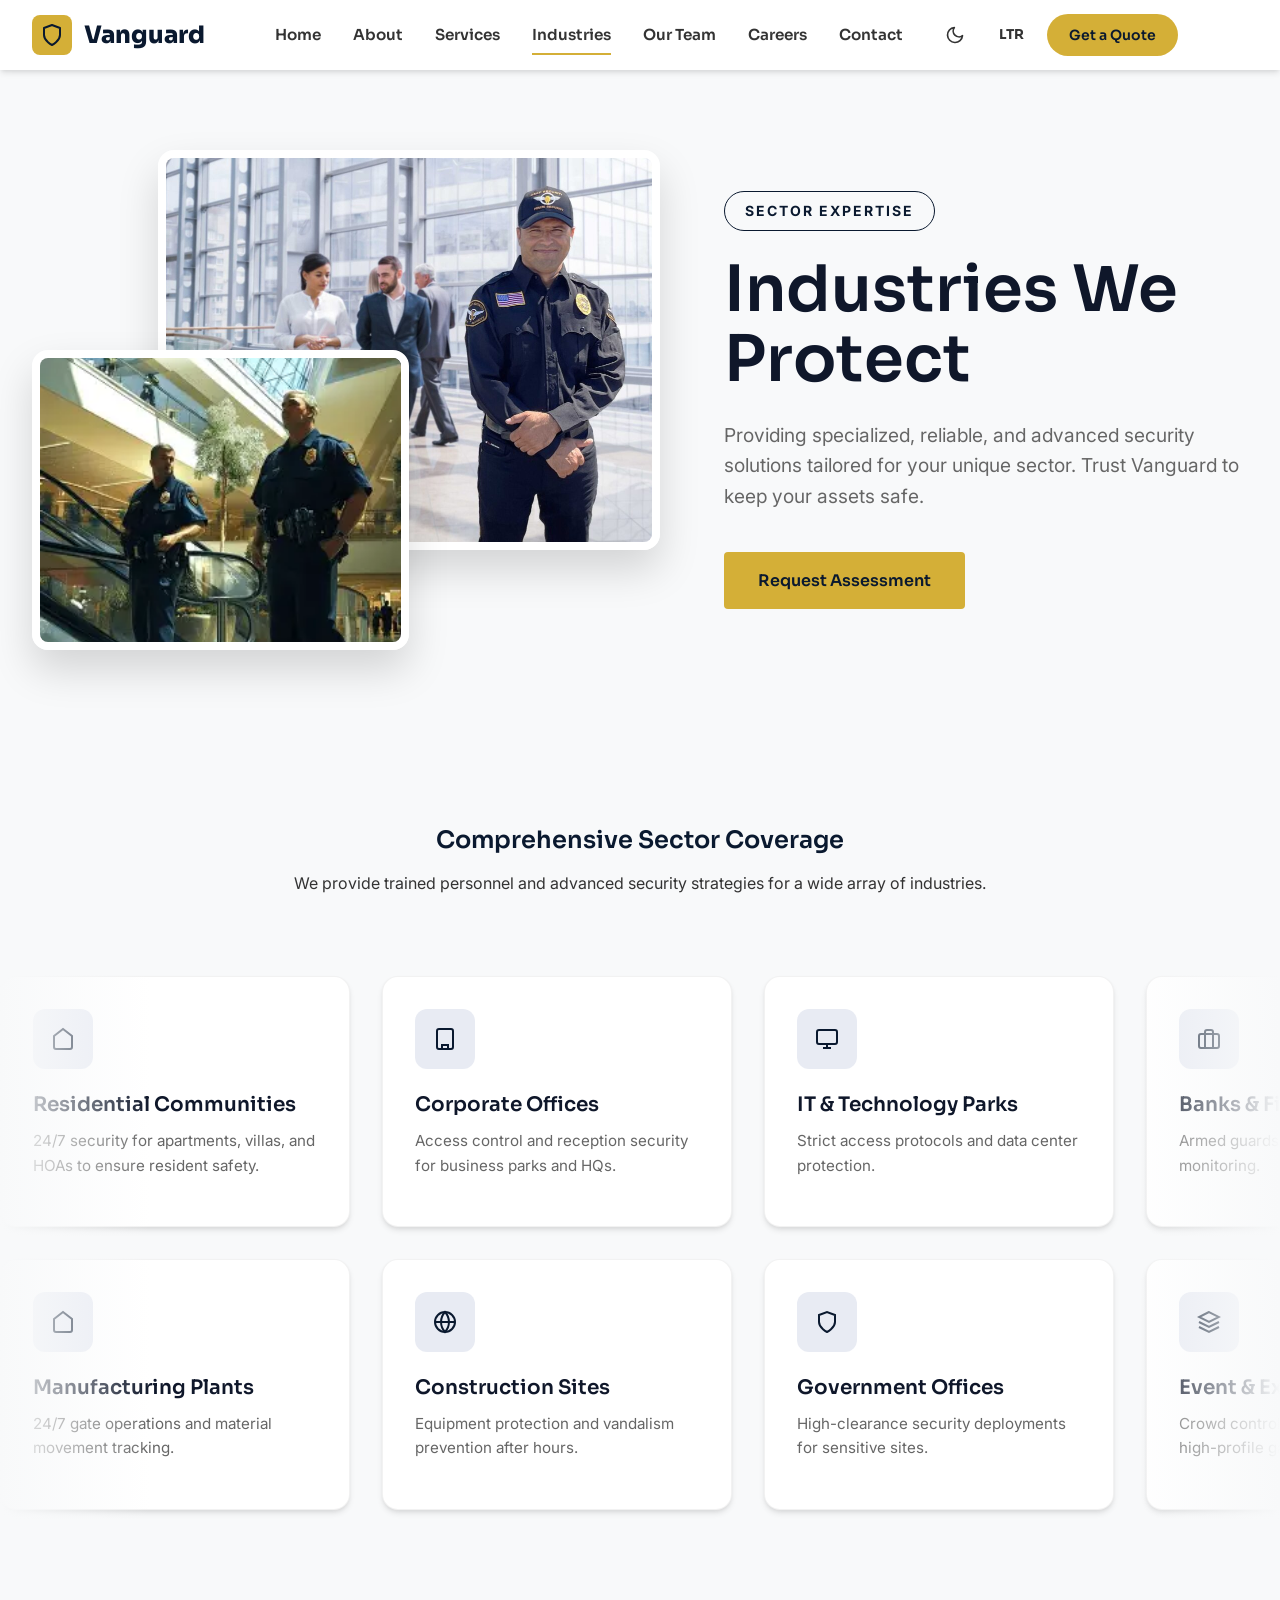
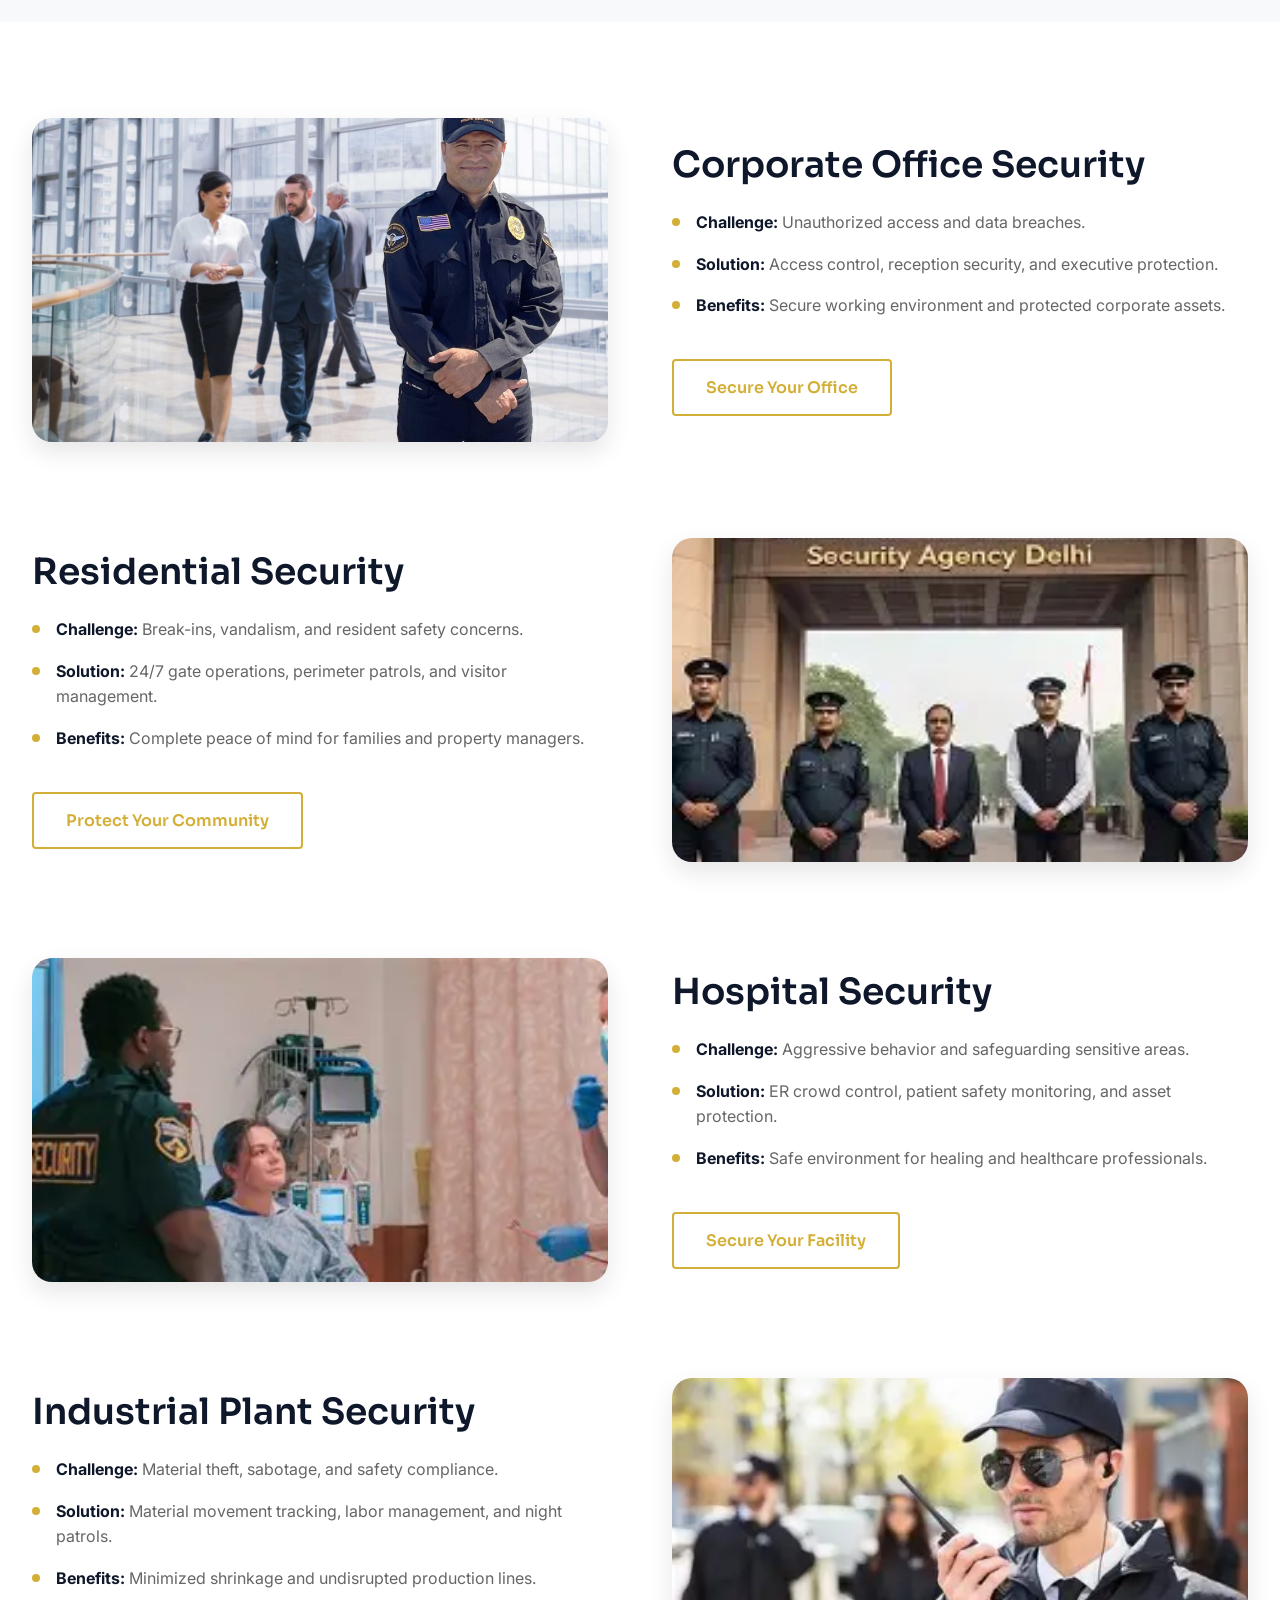
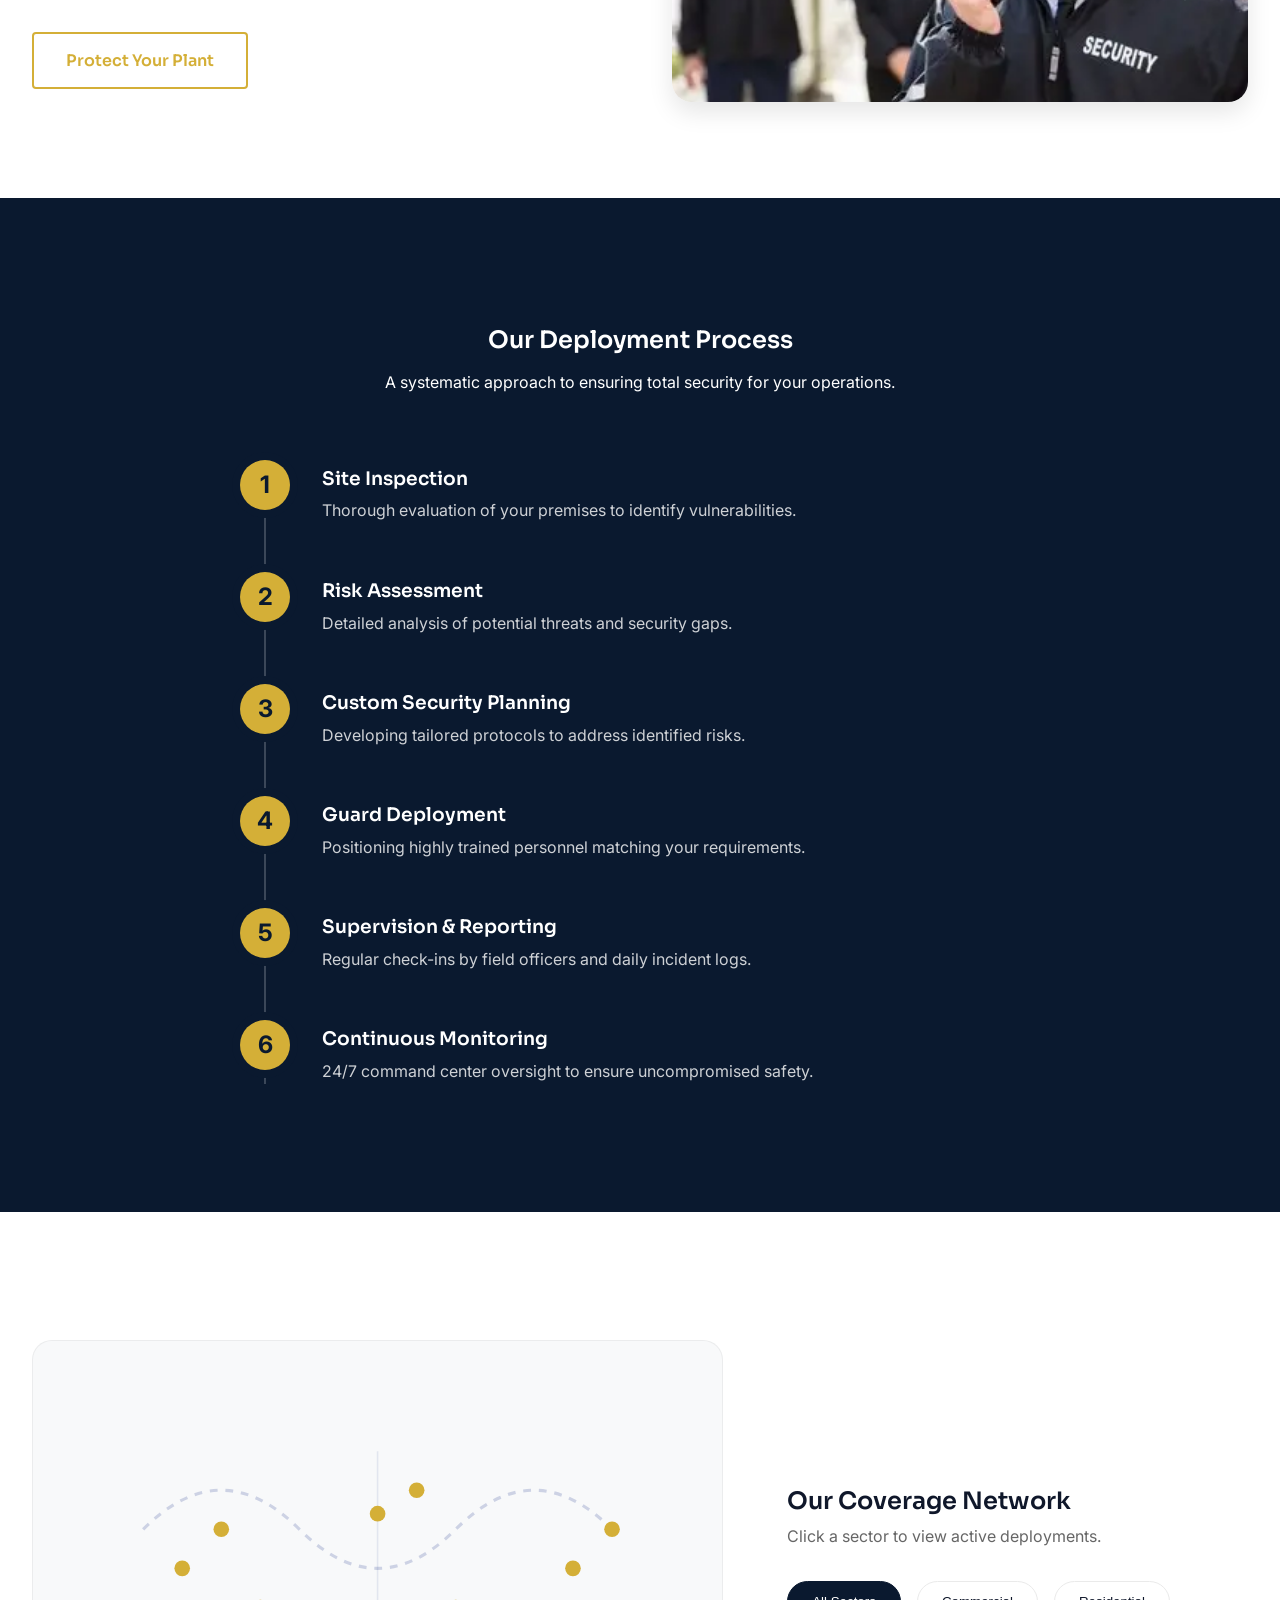
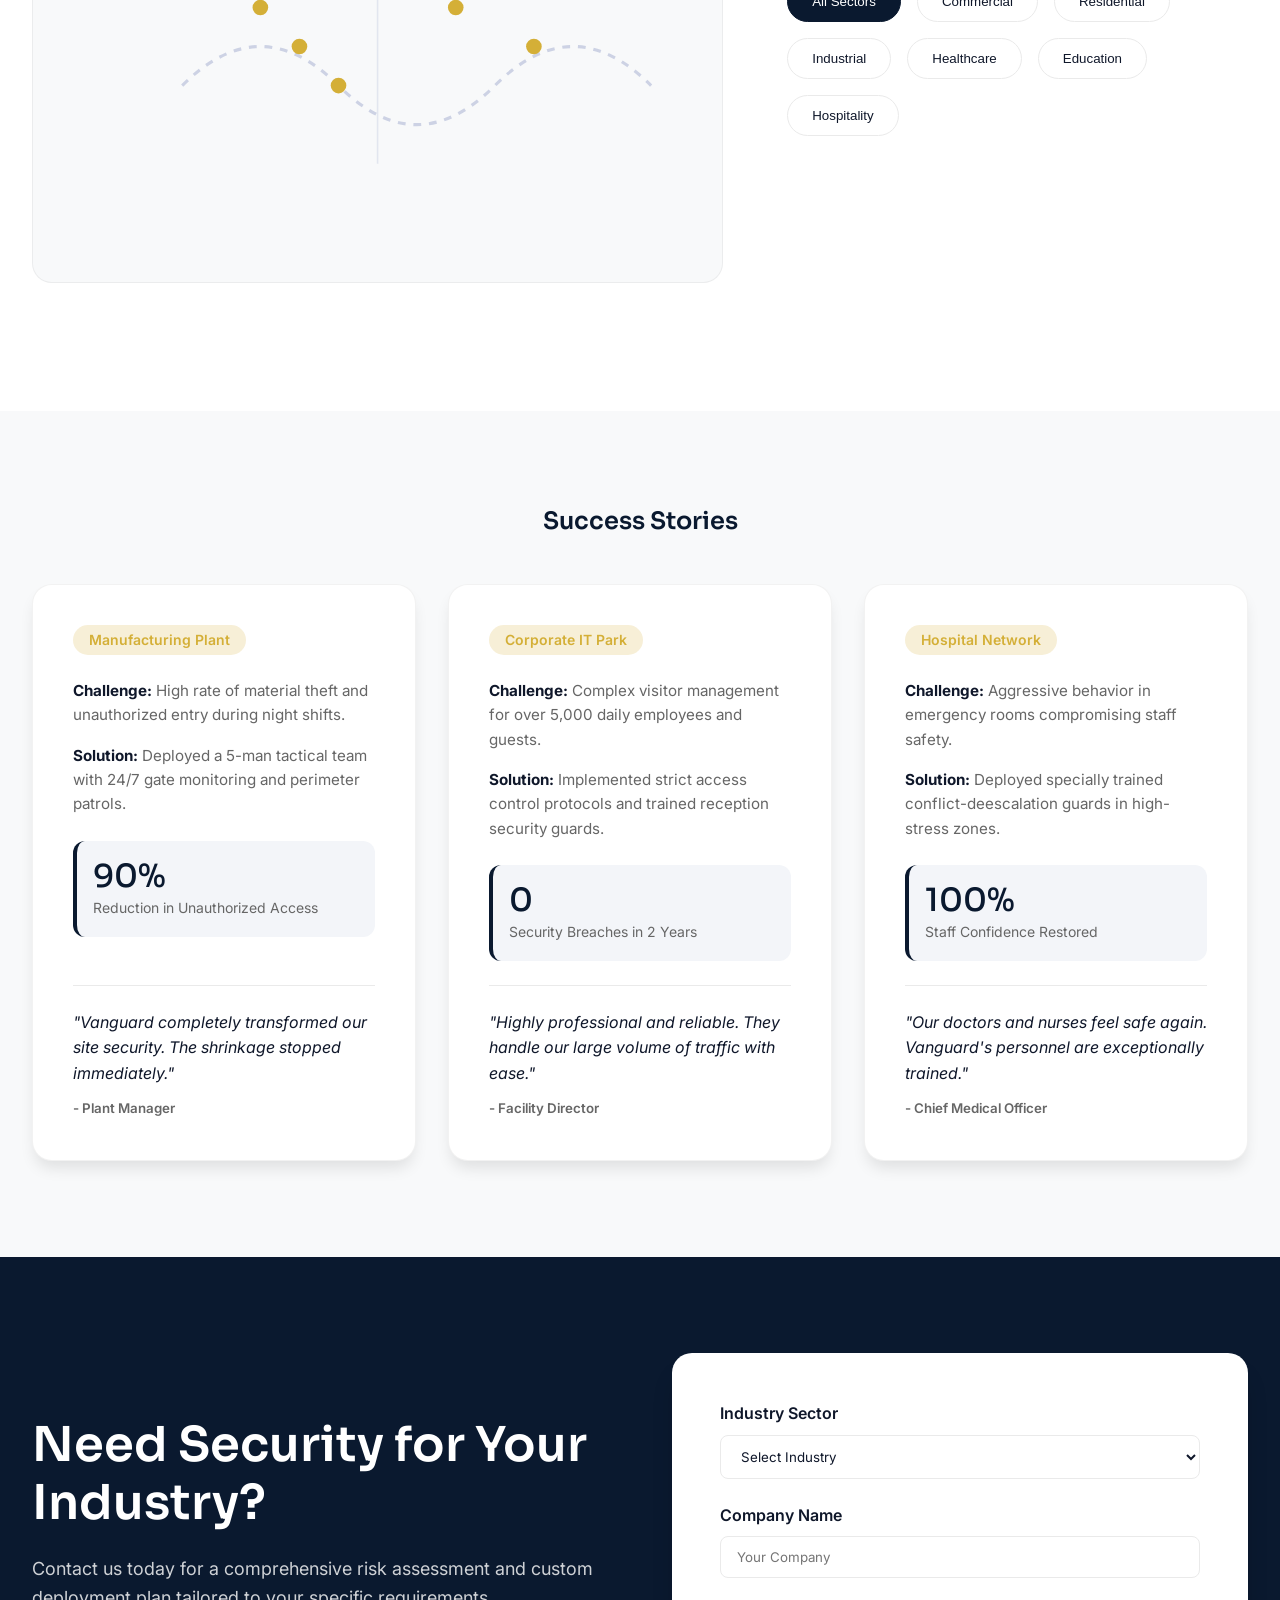
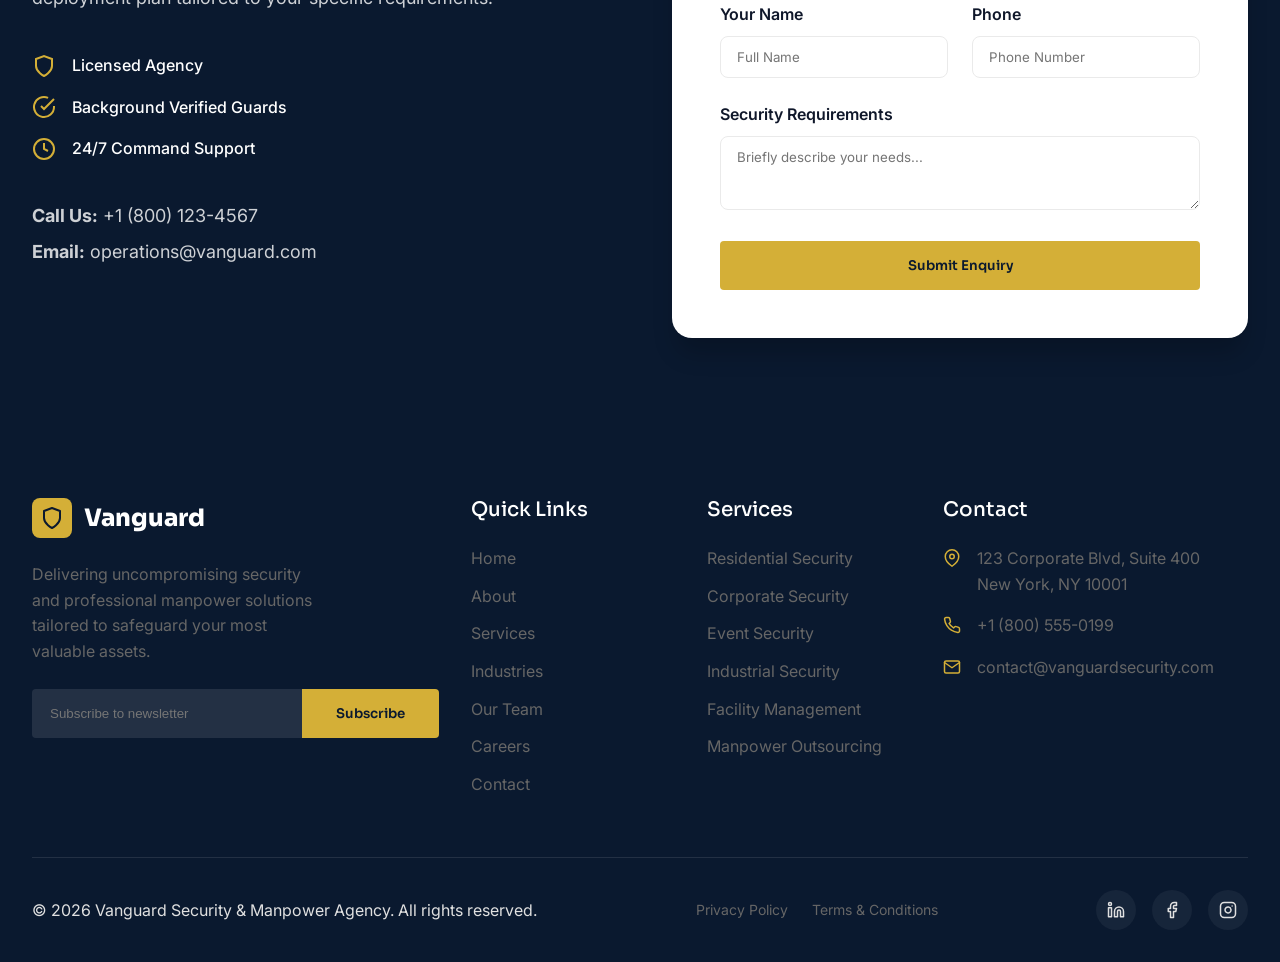
<file: industries.html>
<!DOCTYPE html>
<html lang="en" dir="ltr" data-theme="light">
<head>
    <meta charset="UTF-8">
    <meta name="viewport" content="width=device-width, initial-scale=1.0">
    <title>Industries Served | Vanguard Security</title>
    
    <link rel="preconnect" href="https://fonts.googleapis.com">
    <link rel="preconnect" href="https://fonts.gstatic.com" crossorigin>
    <link href="https://fonts.googleapis.com/css2?family=Inter:wght@400;500;600&family=Manrope:wght@400;500;600;700;800&family=Plus+Jakarta+Sans:wght@600;700;800&family=Sora:wght@600;700;800&display=swap" rel="stylesheet">
    
    <link rel="stylesheet" href="css/style.css">
    <link rel="stylesheet" href="css/industries.css">
    <link rel="icon" type="image/svg+xml" href="data:image/svg+xml,%3Csvg xmlns='http://www.w3.org/2000/svg' viewBox='0 0 24 24' fill='none' stroke='%23D4AF37' stroke-width='2' stroke-linecap='round' stroke-linejoin='round'%3E%3Cpath d='M12 22s8-4 8-10V5l-8-3-8 3v7c0 6 8 10 8 10z'%3E%3C/path%3E%3C/svg%3E">
</head>
<body>
    <!-- Navbar -->
    <nav class="navbar">
        <div class="container">
            <a href="index.html" class="nav-brand">
                <div class="logo-icon">
                    <svg xmlns="http://www.w3.org/2000/svg" width="24" height="24" viewBox="0 0 24 24" fill="none" stroke="currentColor" stroke-width="2" stroke-linecap="round" stroke-linejoin="round"><path d="M12 22s8-4 8-10V5l-8-3-8 3v7c0 6 8 10 8 10z"></path></svg>
                </div>
                Vanguard
            </a>
            <button class="mobile-menu-toggle"><span></span><span></span><span></span></button>
            <ul class="nav-menu">
                <li class="nav-item dropdown">
                    <a href="index.html" class="nav-link dropdown-toggle">Home</a>
                    <ul class="dropdown-menu">
                        <li><a href="index.html" class="dropdown-item">Home 1</a></li>
                        <li><a href="home2.html" class="dropdown-item">Home 2</a></li>
                    </ul>
                </li>
                <li class="nav-item"><a href="about.html" class="nav-link">About</a></li>
                <li class="nav-item"><a href="services.html" class="nav-link">Services</a></li>
                <li class="nav-item"><a href="industries.html" class="nav-link active">Industries</a></li>
                <li class="nav-item"><a href="team.html" class="nav-link">Our Team</a></li>
                <li class="nav-item"><a href="careers.html" class="nav-link">Careers</a></li>
                <li class="nav-item"><a href="contact.html" class="nav-link">Contact</a></li>
                <li class="nav-controls">
                    <button class="theme-toggle"></button>
                    <button class="rtl-toggle"></button>
                <a href="contact.html" class="btn btn-primary" style="padding: 0.5rem 1.25rem; font-size: 0.875rem; border-radius: 50px;">Get a Quote</a>
                    </li>
            </ul>
        </div>
    </nav>

    <main>
        <!-- Section 1: Offset Collage Hero -->
        <section class="ind-hero-collage">
            <div class="container hero-container">
                <div class="hero-collage">
                    <div class="collage-img main-img">
                        <img src="images/ASAP-How-To-Choose-the-Right-Corporate-Security-Guards-for-Your-Business-Hero-1024x767.jpg" alt="Corporate Security">
                    </div>
                    <div class="collage-img sub-img">
                        <img src="images/OIP (13).webp" alt="Security Guards">
                    </div>
                </div>
                <div class="hero-content">
                    <span class="badge-outline">Sector Expertise</span>
                    <h1>Industries We Protect</h1>
                    <p>Providing specialized, reliable, and advanced security solutions tailored for your unique sector. Trust Vanguard to keep your assets safe.</p>
                    <a href="contact.html" class="btn btn-primary">Request Assessment</a>
                </div>
            </div>
        </section>

        <!-- Section 2: Infinite Marquee Sectors -->
        <section class="ind-marquee-sec section bg-light">
            <div class="container">
                <div class="section-header text-center" style="margin-bottom: 4rem;">
                    <h2>Comprehensive Sector Coverage</h2>
                    <p>We provide trained personnel and advanced security strategies for a wide array of industries.</p>
                </div>
            </div>
            
            <div class="marquee-wrapper">
                <!-- Track 1: Scrolls Left -->
                <div class="marquee-track track-left">
                    <!-- Set A -->
                    <div class="marquee-item"><div class="card-icon"><svg xmlns="http://www.w3.org/2000/svg" width="24" height="24" viewBox="0 0 24 24" fill="none" stroke="currentColor" stroke-width="2"><path d="M3 9l9-7 9 7v11a2 2 0 0 1-2 2H5a2 2 0 0 1-2-2z"></path></svg></div><h3>Residential Communities</h3><p>24/7 security for apartments, villas, and HOAs to ensure resident safety.</p></div>
                    <div class="marquee-item"><div class="card-icon"><svg xmlns="http://www.w3.org/2000/svg" width="24" height="24" viewBox="0 0 24 24" fill="none" stroke="currentColor" stroke-width="2"><rect x="4" y="2" width="16" height="20" rx="2" ry="2"></rect><path d="M9 22v-4h6v4"></path></svg></div><h3>Corporate Offices</h3><p>Access control and reception security for business parks and HQs.</p></div>
                    <div class="marquee-item"><div class="card-icon"><svg xmlns="http://www.w3.org/2000/svg" width="24" height="24" viewBox="0 0 24 24" fill="none" stroke="currentColor" stroke-width="2"><rect x="2" y="3" width="20" height="14" rx="2" ry="2"></rect><line x1="8" y1="21" x2="16" y2="21"></line><line x1="12" y1="17" x2="12" y2="21"></line></svg></div><h3>IT & Technology Parks</h3><p>Strict access protocols and data center protection.</p></div>
                    <div class="marquee-item"><div class="card-icon"><svg xmlns="http://www.w3.org/2000/svg" width="24" height="24" viewBox="0 0 24 24" fill="none" stroke="currentColor" stroke-width="2"><rect x="2" y="7" width="20" height="14" rx="2" ry="2"></rect><path d="M16 21V5a2 2 0 0 0-2-2h-4a2 2 0 0 0-2 2v16"></path></svg></div><h3>Banks & Finance</h3><p>Armed guards, vault security, and ATM monitoring.</p></div>
                    <div class="marquee-item"><div class="card-icon"><svg xmlns="http://www.w3.org/2000/svg" width="24" height="24" viewBox="0 0 24 24" fill="none" stroke="currentColor" stroke-width="2"><path d="M22 12h-4l-3 9L9 3l-3 9H2"></path></svg></div><h3>Hospitals & Healthcare</h3><p>Patient safety, ER crowd control, and asset protection.</p></div>
                    <div class="marquee-item"><div class="card-icon"><svg xmlns="http://www.w3.org/2000/svg" width="24" height="24" viewBox="0 0 24 24" fill="none" stroke="currentColor" stroke-width="2"><path d="M4 19.5A2.5 2.5 0 0 1 6.5 17H20"></path><path d="M6.5 2H20v20H6.5A2.5 2.5 0 0 1 4 19.5v-15A2.5 2.5 0 0 1 6.5 2z"></path></svg></div><h3>Educational Institutions</h3><p>Campus patrols and student safety management.</p></div>
                    <div class="marquee-item"><div class="card-icon"><svg xmlns="http://www.w3.org/2000/svg" width="24" height="24" viewBox="0 0 24 24" fill="none" stroke="currentColor" stroke-width="2"><circle cx="9" cy="21" r="1"></circle><circle cx="20" cy="21" r="1"></circle><path d="M1 1h4l2.68 13.39a2 2 0 0 0 2 1.61h9.72a2 2 0 0 0 2-1.61L23 6H6"></path></svg></div><h3>Shopping Malls</h3><p>Loss prevention, crowd management, and parking security.</p></div>
                    <div class="marquee-item"><div class="card-icon"><svg xmlns="http://www.w3.org/2000/svg" width="24" height="24" viewBox="0 0 24 24" fill="none" stroke="currentColor" stroke-width="2"><path d="M14.7 6.3a1 1 0 0 0 0 1.4l1.6 1.6a1 1 0 0 0 1.4 0l3.77-3.77a6 6 0 0 1-7.94 7.94l-6.91 6.91a2.12 2.12 0 0 1-3-3l6.91-6.91a6 6 0 0 1 7.94-7.94l-3.76 3.76z"></path></svg></div><h3>Hotels & Resorts</h3><p>Guest safety, event security, and discreet protection.</p></div>
                    <div class="marquee-item"><div class="card-icon"><svg xmlns="http://www.w3.org/2000/svg" width="24" height="24" viewBox="0 0 24 24" fill="none" stroke="currentColor" stroke-width="2"><rect x="1" y="3" width="15" height="13"></rect><polygon points="16 8 20 8 23 11 23 16 16 16 16 8"></polygon><circle cx="5.5" cy="18.5" r="2.5"></circle><circle cx="18.5" cy="18.5" r="2.5"></circle></svg></div><h3>Warehouses & Logistics</h3><p>Supply chain security and inventory protection.</p></div>
                    <!-- Set A Duplicated -->
                    <div class="marquee-item"><div class="card-icon"><svg xmlns="http://www.w3.org/2000/svg" width="24" height="24" viewBox="0 0 24 24" fill="none" stroke="currentColor" stroke-width="2"><path d="M3 9l9-7 9 7v11a2 2 0 0 1-2 2H5a2 2 0 0 1-2-2z"></path></svg></div><h3>Residential Communities</h3><p>24/7 security for apartments, villas, and HOAs to ensure resident safety.</p></div>
                    <div class="marquee-item"><div class="card-icon"><svg xmlns="http://www.w3.org/2000/svg" width="24" height="24" viewBox="0 0 24 24" fill="none" stroke="currentColor" stroke-width="2"><rect x="4" y="2" width="16" height="20" rx="2" ry="2"></rect><path d="M9 22v-4h6v4"></path></svg></div><h3>Corporate Offices</h3><p>Access control and reception security for business parks and HQs.</p></div>
                    <div class="marquee-item"><div class="card-icon"><svg xmlns="http://www.w3.org/2000/svg" width="24" height="24" viewBox="0 0 24 24" fill="none" stroke="currentColor" stroke-width="2"><rect x="2" y="3" width="20" height="14" rx="2" ry="2"></rect><line x1="8" y1="21" x2="16" y2="21"></line><line x1="12" y1="17" x2="12" y2="21"></line></svg></div><h3>IT & Technology Parks</h3><p>Strict access protocols and data center protection.</p></div>
                    <div class="marquee-item"><div class="card-icon"><svg xmlns="http://www.w3.org/2000/svg" width="24" height="24" viewBox="0 0 24 24" fill="none" stroke="currentColor" stroke-width="2"><rect x="2" y="7" width="20" height="14" rx="2" ry="2"></rect><path d="M16 21V5a2 2 0 0 0-2-2h-4a2 2 0 0 0-2 2v16"></path></svg></div><h3>Banks & Finance</h3><p>Armed guards, vault security, and ATM monitoring.</p></div>
                    <div class="marquee-item"><div class="card-icon"><svg xmlns="http://www.w3.org/2000/svg" width="24" height="24" viewBox="0 0 24 24" fill="none" stroke="currentColor" stroke-width="2"><path d="M22 12h-4l-3 9L9 3l-3 9H2"></path></svg></div><h3>Hospitals & Healthcare</h3><p>Patient safety, ER crowd control, and asset protection.</p></div>
                    <div class="marquee-item"><div class="card-icon"><svg xmlns="http://www.w3.org/2000/svg" width="24" height="24" viewBox="0 0 24 24" fill="none" stroke="currentColor" stroke-width="2"><path d="M4 19.5A2.5 2.5 0 0 1 6.5 17H20"></path><path d="M6.5 2H20v20H6.5A2.5 2.5 0 0 1 4 19.5v-15A2.5 2.5 0 0 1 6.5 2z"></path></svg></div><h3>Educational Institutions</h3><p>Campus patrols and student safety management.</p></div>
                    <div class="marquee-item"><div class="card-icon"><svg xmlns="http://www.w3.org/2000/svg" width="24" height="24" viewBox="0 0 24 24" fill="none" stroke="currentColor" stroke-width="2"><circle cx="9" cy="21" r="1"></circle><circle cx="20" cy="21" r="1"></circle><path d="M1 1h4l2.68 13.39a2 2 0 0 0 2 1.61h9.72a2 2 0 0 0 2-1.61L23 6H6"></path></svg></div><h3>Shopping Malls</h3><p>Loss prevention, crowd management, and parking security.</p></div>
                    <div class="marquee-item"><div class="card-icon"><svg xmlns="http://www.w3.org/2000/svg" width="24" height="24" viewBox="0 0 24 24" fill="none" stroke="currentColor" stroke-width="2"><path d="M14.7 6.3a1 1 0 0 0 0 1.4l1.6 1.6a1 1 0 0 0 1.4 0l3.77-3.77a6 6 0 0 1-7.94 7.94l-6.91 6.91a2.12 2.12 0 0 1-3-3l6.91-6.91a6 6 0 0 1 7.94-7.94l-3.76 3.76z"></path></svg></div><h3>Hotels & Resorts</h3><p>Guest safety, event security, and discreet protection.</p></div>
                    <div class="marquee-item"><div class="card-icon"><svg xmlns="http://www.w3.org/2000/svg" width="24" height="24" viewBox="0 0 24 24" fill="none" stroke="currentColor" stroke-width="2"><rect x="1" y="3" width="15" height="13"></rect><polygon points="16 8 20 8 23 11 23 16 16 16 16 8"></polygon><circle cx="5.5" cy="18.5" r="2.5"></circle><circle cx="18.5" cy="18.5" r="2.5"></circle></svg></div><h3>Warehouses & Logistics</h3><p>Supply chain security and inventory protection.</p></div>
                </div>
                
                <!-- Track 2: Scrolls Right -->
                <div class="marquee-track track-right" style="margin-top: 2rem;">
                    <!-- Set B -->
                    <div class="marquee-item"><div class="card-icon"><svg xmlns="http://www.w3.org/2000/svg" width="24" height="24" viewBox="0 0 24 24" fill="none" stroke="currentColor" stroke-width="2"><path d="M3 9l9-7 9 7v11a2 2 0 0 1-2 2H5a2 2 0 0 1-2-2z"></path></svg></div><h3>Manufacturing Plants</h3><p>24/7 gate operations and material movement tracking.</p></div>
                    <div class="marquee-item"><div class="card-icon"><svg xmlns="http://www.w3.org/2000/svg" width="24" height="24" viewBox="0 0 24 24" fill="none" stroke="currentColor" stroke-width="2"><circle cx="12" cy="12" r="10"></circle><line x1="2" y1="12" x2="22" y2="12"></line><path d="M12 2a15.3 15.3 0 0 1 4 10 15.3 15.3 0 0 1-4 10 15.3 15.3 0 0 1-4-10 15.3 15.3 0 0 1 4-10z"></path></svg></div><h3>Construction Sites</h3><p>Equipment protection and vandalism prevention after hours.</p></div>
                    <div class="marquee-item"><div class="card-icon"><svg xmlns="http://www.w3.org/2000/svg" width="24" height="24" viewBox="0 0 24 24" fill="none" stroke="currentColor" stroke-width="2"><path d="M12 22s8-4 8-10V5l-8-3-8 3v7c0 6 8 10 8 10z"></path></svg></div><h3>Government Offices</h3><p>High-clearance security deployments for sensitive sites.</p></div>
                    <div class="marquee-item"><div class="card-icon"><svg xmlns="http://www.w3.org/2000/svg" width="24" height="24" viewBox="0 0 24 24" fill="none" stroke="currentColor" stroke-width="2"><polygon points="12 2 2 7 12 12 22 7 12 2"></polygon><polyline points="2 17 12 22 22 17"></polyline><polyline points="2 12 12 17 22 12"></polyline></svg></div><h3>Event & Exhibition</h3><p>Crowd control and VIP protection for high-profile gatherings.</p></div>
                    <div class="marquee-item"><div class="card-icon"><svg xmlns="http://www.w3.org/2000/svg" width="24" height="24" viewBox="0 0 24 24" fill="none" stroke="currentColor" stroke-width="2"><path d="M21 16V8a2 2 0 0 0-1-1.73l-7-4a2 2 0 0 0-2 0l-7 4A2 2 0 0 0 3 8v8a2 2 0 0 0 1 1.73l7 4a2 2 0 0 0 2 0l7-4A2 2 0 0 0 21 16z"></path></svg></div><h3>Airports & Hubs</h3><p>Vigilant monitoring for public transport networks.</p></div>
                    <div class="marquee-item"><div class="card-icon"><svg xmlns="http://www.w3.org/2000/svg" width="24" height="24" viewBox="0 0 24 24" fill="none" stroke="currentColor" stroke-width="2"><path d="M12 2L2 7l10 5 10-5-10-5zM2 17l10 5 10-5M2 12l10 5 10-5"></path></svg></div><h3>Religious Institutions</h3><p>Discreet security for large congregations.</p></div>
                    <div class="marquee-item"><div class="card-icon"><svg xmlns="http://www.w3.org/2000/svg" width="24" height="24" viewBox="0 0 24 24" fill="none" stroke="currentColor" stroke-width="2"><circle cx="12" cy="12" r="10"></circle><polyline points="12 6 12 12 16 14"></polyline></svg></div><h3>Petrol Pumps</h3><p>Night surveillance and theft prevention.</p></div>
                    <div class="marquee-item"><div class="card-icon"><svg xmlns="http://www.w3.org/2000/svg" width="24" height="24" viewBox="0 0 24 24" fill="none" stroke="currentColor" stroke-width="2"><polygon points="13 2 3 14 12 14 11 22 21 10 12 10 13 2"></polygon></svg></div><h3>Power & Utilities</h3><p>Protecting critical infrastructure.</p></div>
                    <div class="marquee-item"><div class="card-icon"><svg xmlns="http://www.w3.org/2000/svg" width="24" height="24" viewBox="0 0 24 24" fill="none" stroke="currentColor" stroke-width="2"><path d="M17 21v-2a4 4 0 0 0-4-4H5a4 4 0 0 0-4 4v2"></path><circle cx="9" cy="7" r="4"></circle><path d="M23 21v-2a4 4 0 0 0-3-3.87"></path><path d="M16 3.13a4 4 0 0 1 0 7.75"></path></svg></div><h3>Private Estates</h3><p>Exclusive protection for farmhouses and VIP estates.</p></div>
                    <!-- Set B Duplicated -->
                    <div class="marquee-item"><div class="card-icon"><svg xmlns="http://www.w3.org/2000/svg" width="24" height="24" viewBox="0 0 24 24" fill="none" stroke="currentColor" stroke-width="2"><path d="M3 9l9-7 9 7v11a2 2 0 0 1-2 2H5a2 2 0 0 1-2-2z"></path></svg></div><h3>Manufacturing Plants</h3><p>24/7 gate operations and material movement tracking.</p></div>
                    <div class="marquee-item"><div class="card-icon"><svg xmlns="http://www.w3.org/2000/svg" width="24" height="24" viewBox="0 0 24 24" fill="none" stroke="currentColor" stroke-width="2"><circle cx="12" cy="12" r="10"></circle><line x1="2" y1="12" x2="22" y2="12"></line><path d="M12 2a15.3 15.3 0 0 1 4 10 15.3 15.3 0 0 1-4 10 15.3 15.3 0 0 1-4-10 15.3 15.3 0 0 1 4-10z"></path></svg></div><h3>Construction Sites</h3><p>Equipment protection and vandalism prevention after hours.</p></div>
                    <div class="marquee-item"><div class="card-icon"><svg xmlns="http://www.w3.org/2000/svg" width="24" height="24" viewBox="0 0 24 24" fill="none" stroke="currentColor" stroke-width="2"><path d="M12 22s8-4 8-10V5l-8-3-8 3v7c0 6 8 10 8 10z"></path></svg></div><h3>Government Offices</h3><p>High-clearance security deployments for sensitive sites.</p></div>
                    <div class="marquee-item"><div class="card-icon"><svg xmlns="http://www.w3.org/2000/svg" width="24" height="24" viewBox="0 0 24 24" fill="none" stroke="currentColor" stroke-width="2"><polygon points="12 2 2 7 12 12 22 7 12 2"></polygon><polyline points="2 17 12 22 22 17"></polyline><polyline points="2 12 12 17 22 12"></polyline></svg></div><h3>Event & Exhibition</h3><p>Crowd control and VIP protection for high-profile gatherings.</p></div>
                    <div class="marquee-item"><div class="card-icon"><svg xmlns="http://www.w3.org/2000/svg" width="24" height="24" viewBox="0 0 24 24" fill="none" stroke="currentColor" stroke-width="2"><path d="M21 16V8a2 2 0 0 0-1-1.73l-7-4a2 2 0 0 0-2 0l-7 4A2 2 0 0 0 3 8v8a2 2 0 0 0 1 1.73l7 4a2 2 0 0 0 2 0l7-4A2 2 0 0 0 21 16z"></path></svg></div><h3>Airports & Hubs</h3><p>Vigilant monitoring for public transport networks.</p></div>
                    <div class="marquee-item"><div class="card-icon"><svg xmlns="http://www.w3.org/2000/svg" width="24" height="24" viewBox="0 0 24 24" fill="none" stroke="currentColor" stroke-width="2"><path d="M12 2L2 7l10 5 10-5-10-5zM2 17l10 5 10-5M2 12l10 5 10-5"></path></svg></div><h3>Religious Institutions</h3><p>Discreet security for large congregations.</p></div>
                    <div class="marquee-item"><div class="card-icon"><svg xmlns="http://www.w3.org/2000/svg" width="24" height="24" viewBox="0 0 24 24" fill="none" stroke="currentColor" stroke-width="2"><circle cx="12" cy="12" r="10"></circle><polyline points="12 6 12 12 16 14"></polyline></svg></div><h3>Petrol Pumps</h3><p>Night surveillance and theft prevention.</p></div>
                    <div class="marquee-item"><div class="card-icon"><svg xmlns="http://www.w3.org/2000/svg" width="24" height="24" viewBox="0 0 24 24" fill="none" stroke="currentColor" stroke-width="2"><polygon points="13 2 3 14 12 14 11 22 21 10 12 10 13 2"></polygon></svg></div><h3>Power & Utilities</h3><p>Protecting critical infrastructure.</p></div>
                    <div class="marquee-item"><div class="card-icon"><svg xmlns="http://www.w3.org/2000/svg" width="24" height="24" viewBox="0 0 24 24" fill="none" stroke="currentColor" stroke-width="2"><path d="M17 21v-2a4 4 0 0 0-4-4H5a4 4 0 0 0-4 4v2"></path><circle cx="9" cy="7" r="4"></circle><path d="M23 21v-2a4 4 0 0 0-3-3.87"></path><path d="M16 3.13a4 4 0 0 1 0 7.75"></path></svg></div><h3>Private Estates</h3><p>Exclusive protection for farmhouses and VIP estates.</p></div>
                </div>
            </div>
        </section>

        <!-- Section 3: Zig-Zag Industry Highlights -->
        <section class="ind-zigzag-sec section">
            <div class="container">
                <!-- Block 1 -->
                <div class="zigzag-block">
                    <div class="zz-image">
                        <img src="images/ASAP-How-To-Choose-the-Right-Corporate-Security-Guards-for-Your-Business-Hero-1024x767.jpg" alt="Corporate Security">
                    </div>
                    <div class="zz-content">
                        <h2>Corporate Office Security</h2>
                        <div class="zz-point">
                            <strong>Challenge:</strong> Unauthorized access and data breaches.
                        </div>
                        <div class="zz-point">
                            <strong>Solution:</strong> Access control, reception security, and executive protection.
                        </div>
                        <div class="zz-point">
                            <strong>Benefits:</strong> Secure working environment and protected corporate assets.
                        </div>
                        <a href="contact.html" class="btn btn-outline">Secure Your Office</a>
                    </div>
                </div>
                <!-- Block 2 (Reverse) -->
                <div class="zigzag-block reverse">
                    <div class="zz-image">
                        <img src="images/OIP.webp" alt="Residential Security">
                    </div>
                    <div class="zz-content">
                        <h2>Residential Security</h2>
                        <div class="zz-point">
                            <strong>Challenge:</strong> Break-ins, vandalism, and resident safety concerns.
                        </div>
                        <div class="zz-point">
                            <strong>Solution:</strong> 24/7 gate operations, perimeter patrols, and visitor management.
                        </div>
                        <div class="zz-point">
                            <strong>Benefits:</strong> Complete peace of mind for families and property managers.
                        </div>
                        <a href="contact.html" class="btn btn-outline">Protect Your Community</a>
                    </div>
                </div>
                <!-- Block 3 -->
                <div class="zigzag-block">
                    <div class="zz-image">
                        <img src="images/hospital%20secutrity.webp" alt="Hospital Security">
                    </div>
                    <div class="zz-content">
                        <h2>Hospital Security</h2>
                        <div class="zz-point">
                            <strong>Challenge:</strong> Aggressive behavior and safeguarding sensitive areas.
                        </div>
                        <div class="zz-point">
                            <strong>Solution:</strong> ER crowd control, patient safety monitoring, and asset protection.
                        </div>
                        <div class="zz-point">
                            <strong>Benefits:</strong> Safe environment for healing and healthcare professionals.
                        </div>
                        <a href="contact.html" class="btn btn-outline">Secure Your Facility</a>
                    </div>
                </div>
                <!-- Block 4 (Reverse) -->
                <div class="zigzag-block reverse">
                    <div class="zz-image">
                        <img src="images/OIP (7).webp" alt="Industrial Security">
                    </div>
                    <div class="zz-content">
                        <h2>Industrial Plant Security</h2>
                        <div class="zz-point">
                            <strong>Challenge:</strong> Material theft, sabotage, and safety compliance.
                        </div>
                        <div class="zz-point">
                            <strong>Solution:</strong> Material movement tracking, labor management, and night patrols.
                        </div>
                        <div class="zz-point">
                            <strong>Benefits:</strong> Minimized shrinkage and undisrupted production lines.
                        </div>
                        <a href="contact.html" class="btn btn-outline">Protect Your Plant</a>
                    </div>
                </div>
            </div>
        </section>

        <!-- Section 4: Security Solutions Timeline -->
        <section class="ind-timeline-sec section text-white">
            <div class="container">
                <div class="section-header text-center" style="margin-bottom: 4rem;">
                    <h2>Our Deployment Process</h2>
                    <p>A systematic approach to ensuring total security for your operations.</p>
                </div>
                <div class="timeline-container">
                    <div class="timeline-item">
                        <div class="timeline-dot">1</div>
                        <div class="timeline-content">
                            <h3>Site Inspection</h3>
                            <p>Thorough evaluation of your premises to identify vulnerabilities.</p>
                        </div>
                    </div>
                    <div class="timeline-item">
                        <div class="timeline-dot">2</div>
                        <div class="timeline-content">
                            <h3>Risk Assessment</h3>
                            <p>Detailed analysis of potential threats and security gaps.</p>
                        </div>
                    </div>
                    <div class="timeline-item">
                        <div class="timeline-dot">3</div>
                        <div class="timeline-content">
                            <h3>Custom Security Planning</h3>
                            <p>Developing tailored protocols to address identified risks.</p>
                        </div>
                    </div>
                    <div class="timeline-item">
                        <div class="timeline-dot">4</div>
                        <div class="timeline-content">
                            <h3>Guard Deployment</h3>
                            <p>Positioning highly trained personnel matching your requirements.</p>
                        </div>
                    </div>
                    <div class="timeline-item">
                        <div class="timeline-dot">5</div>
                        <div class="timeline-content">
                            <h3>Supervision & Reporting</h3>
                            <p>Regular check-ins by field officers and daily incident logs.</p>
                        </div>
                    </div>
                    <div class="timeline-item">
                        <div class="timeline-dot">6</div>
                        <div class="timeline-content">
                            <h3>Continuous Monitoring</h3>
                            <p>24/7 command center oversight to ensure uncompromised safety.</p>
                        </div>
                    </div>
                </div>
            </div>
        </section>

        <!-- Section 5: Interactive Coverage Map -->
        <section class="ind-map-sec section">
            <div class="container map-container">
                <div class="map-visual">
                    <div class="svg-map-wrapper">
                        <!-- Abstract Map SVG Background -->
                        <svg class="abstract-map" viewBox="0 0 800 600" fill="none" xmlns="http://www.w3.org/2000/svg">
                            <!-- Minimal geographic lines -->
                            <path d="M100 200 Q 200 100 300 200 T 500 200 T 700 200" stroke="rgba(30, 58, 138, 0.2)" stroke-width="4" stroke-dasharray="10 10" fill="none"/>
                            <path d="M150 400 Q 250 300 350 400 T 550 400 T 750 400" stroke="rgba(30, 58, 138, 0.2)" stroke-width="4" stroke-dasharray="10 10" fill="none"/>
                            <path d="M400 100 V 500" stroke="rgba(30, 58, 138, 0.1)" stroke-width="2" fill="none"/>
                            
                            <!-- Pins -->
                            <g class="map-pin pin-commercial active"><circle cx="200" cy="200" r="10"/><circle cx="200" cy="200" r="20" class="pulse"/></g>
                            <g class="map-pin pin-commercial active"><circle cx="400" cy="180" r="10"/><circle cx="400" cy="180" r="20" class="pulse"/></g>
                            
                            <g class="map-pin pin-residential active"><circle cx="250" cy="300" r="10"/><circle cx="250" cy="300" r="20" class="pulse"/></g>
                            <g class="map-pin pin-residential active"><circle cx="600" cy="350" r="10"/><circle cx="600" cy="350" r="20" class="pulse"/></g>
                            
                            <g class="map-pin pin-industrial active"><circle cx="350" cy="400" r="10"/><circle cx="350" cy="400" r="20" class="pulse"/></g>
                            <g class="map-pin pin-industrial active"><circle cx="700" cy="200" r="10"/><circle cx="700" cy="200" r="20" class="pulse"/></g>
                            
                            <g class="map-pin pin-healthcare active"><circle cx="150" cy="250" r="10"/><circle cx="150" cy="250" r="20" class="pulse"/></g>
                            <g class="map-pin pin-healthcare active"><circle cx="500" cy="300" r="10"/><circle cx="500" cy="300" r="20" class="pulse"/></g>
                            
                            <g class="map-pin pin-education active"><circle cx="450" cy="150" r="10"/><circle cx="450" cy="150" r="20" class="pulse"/></g>
                            
                            <g class="map-pin pin-hospitality active"><circle cx="300" cy="350" r="10"/><circle cx="300" cy="350" r="20" class="pulse"/></g>
                            <g class="map-pin pin-hospitality active"><circle cx="650" cy="250" r="10"/><circle cx="650" cy="250" r="20" class="pulse"/></g>
                        </svg>
                    </div>
                </div>
                <div class="map-filters">
                    <h2>Our Coverage Network</h2>
                    <p>Click a sector to view active deployments.</p>
                    <div class="filter-list">
                        <button class="filter-btn active" data-filter="all">All Sectors</button>
                        <button class="filter-btn" data-filter="commercial">Commercial</button>
                        <button class="filter-btn" data-filter="residential">Residential</button>
                        <button class="filter-btn" data-filter="industrial">Industrial</button>
                        <button class="filter-btn" data-filter="healthcare">Healthcare</button>
                        <button class="filter-btn" data-filter="education">Education</button>
                        <button class="filter-btn" data-filter="hospitality">Hospitality</button>
                    </div>
                </div>
            </div>
        </section>

        <!-- Section 6: Success Stories Carousel -->
        <section class="ind-success-sec section bg-light">
            <div class="container">
                <h2 class="text-center" style="margin-bottom: 3rem;">Success Stories</h2>
                <div class="success-carousel">
                    <!-- Card 1 -->
                    <div class="success-card">
                        <div class="success-header">
                            <span class="industry-tag">Manufacturing Plant</span>
                        </div>
                        <div class="success-body">
                            <p><strong>Challenge:</strong> High rate of material theft and unauthorized entry during night shifts.</p>
                            <p><strong>Solution:</strong> Deployed a 5-man tactical team with 24/7 gate monitoring and perimeter patrols.</p>
                            <div class="success-metrics">
                                <div class="metric">
                                    <h4>90%</h4>
                                    <span>Reduction in Unauthorized Access</span>
                                </div>
                            </div>
                        </div>
                        <div class="success-testimonial">
                            <p>"Vanguard completely transformed our site security. The shrinkage stopped immediately."</p>
                            <small>- Plant Manager</small>
                        </div>
                    </div>
                    <!-- Card 2 -->
                    <div class="success-card">
                        <div class="success-header">
                            <span class="industry-tag">Corporate IT Park</span>
                        </div>
                        <div class="success-body">
                            <p><strong>Challenge:</strong> Complex visitor management for over 5,000 daily employees and guests.</p>
                            <p><strong>Solution:</strong> Implemented strict access control protocols and trained reception security guards.</p>
                            <div class="success-metrics">
                                <div class="metric">
                                    <h4>0</h4>
                                    <span>Security Breaches in 2 Years</span>
                                </div>
                            </div>
                        </div>
                        <div class="success-testimonial">
                            <p>"Highly professional and reliable. They handle our large volume of traffic with ease."</p>
                            <small>- Facility Director</small>
                        </div>
                    </div>
                    <!-- Card 3 -->
                    <div class="success-card">
                        <div class="success-header">
                            <span class="industry-tag">Hospital Network</span>
                        </div>
                        <div class="success-body">
                            <p><strong>Challenge:</strong> Aggressive behavior in emergency rooms compromising staff safety.</p>
                            <p><strong>Solution:</strong> Deployed specially trained conflict-deescalation guards in high-stress zones.</p>
                            <div class="success-metrics">
                                <div class="metric">
                                    <h4>100%</h4>
                                    <span>Staff Confidence Restored</span>
                                </div>
                            </div>
                        </div>
                        <div class="success-testimonial">
                            <p>"Our doctors and nurses feel safe again. Vanguard's personnel are exceptionally trained."</p>
                            <small>- Chief Medical Officer</small>
                        </div>
                    </div>
                </div>
            </div>
        </section>

        <!-- Section 7: Call-to-Action & Enquiry Section -->
        <section class="ind-enquiry-sec section text-white">
            <div class="container enquiry-container">
                <div class="enquiry-text">
                    <h2>Need Security for Your Industry?</h2>
                    <p>Contact us today for a comprehensive risk assessment and custom deployment plan tailored to your specific requirements.</p>
                    <ul class="trust-badges">
                        <li><svg xmlns="http://www.w3.org/2000/svg" width="24" height="24" viewBox="0 0 24 24" fill="none" stroke="currentColor" stroke-width="2"><path d="M12 22s8-4 8-10V5l-8-3-8 3v7c0 6 8 10 8 10z"></path></svg> Licensed Agency</li>
                        <li><svg xmlns="http://www.w3.org/2000/svg" width="24" height="24" viewBox="0 0 24 24" fill="none" stroke="currentColor" stroke-width="2"><path d="M22 11.08V12a10 10 0 1 1-5.93-9.14"></path><polyline points="22 4 12 14.01 9 11.01"></polyline></svg> Background Verified Guards</li>
                        <li><svg xmlns="http://www.w3.org/2000/svg" width="24" height="24" viewBox="0 0 24 24" fill="none" stroke="currentColor" stroke-width="2"><circle cx="12" cy="12" r="10"></circle><polyline points="12 6 12 12 16 14"></polyline></svg> 24/7 Command Support</li>
                    </ul>
                    <div class="contact-info">
                        <p><strong>Call Us:</strong> +1 (800) 123-4567</p>
                        <p><strong>Email:</strong> operations@vanguard.com</p>
                    </div>
                </div>
                <div class="enquiry-form-wrapper">
                    <form class="industry-enquiry-form">
                        <div class="form-group">
                            <label>Industry Sector</label>
                            <select required>
                                <option value="">Select Industry</option>
                                <option value="commercial">Commercial & Corporate</option>
                                <option value="residential">Residential</option>
                                <option value="industrial">Industrial & Manufacturing</option>
                                <option value="healthcare">Healthcare</option>
                                <option value="education">Education</option>
                                <option value="other">Other</option>
                            </select>
                        </div>
                        <div class="form-group">
                            <label>Company Name</label>
                            <input type="text" placeholder="Your Company" required>
                        </div>
                        <div class="form-row">
                            <div class="form-group">
                                <label>Your Name</label>
                                <input type="text" placeholder="Full Name" required>
                            </div>
                            <div class="form-group">
                                <label>Phone</label>
                                <input type="tel" placeholder="Phone Number" required>
                            </div>
                        </div>
                        <div class="form-group">
                            <label>Security Requirements</label>
                            <textarea rows="3" placeholder="Briefly describe your needs..."></textarea>
                        </div>
                        <button type="submit" class="btn btn-primary w-100">Submit Enquiry</button>
                    </form>
                </div>
            </div>
        </section>
    </main>

    <!-- Footer -->
    <footer class="footer">
        <div class="container">
            <div class="footer-top">
                <div class="footer-brand">
                    <div style="display: flex; align-items: center; gap: 0.75rem;">
                        <div class="logo-icon">
                            <svg xmlns="http://www.w3.org/2000/svg" width="24" height="24" viewBox="0 0 24 24" fill="none" stroke="currentColor" stroke-width="2" stroke-linecap="round" stroke-linejoin="round"><path d="M12 22s8-4 8-10V5l-8-3-8 3v7c0 6 8 10 8 10z"></path></svg>
                        </div>
                        <h3 class="footer-brand-name">Vanguard</h3>
                    </div>
                    <p class="footer-desc">Delivering uncompromising security and professional manpower solutions tailored to safeguard your most valuable assets.</p>
                    <form class="newsletter-form">
                        <input type="email" placeholder="Subscribe to newsletter" required>
                        <button type="submit" class="btn btn-primary">Subscribe</button>
                    </form>
                </div>
                
                <div>
                    <h4 class="footer-title">Quick Links</h4>
                    <ul class="footer-links">
                        <li><a href="index.html">Home</a></li>
                        <li><a href="about.html">About</a></li>
                        <li><a href="services.html">Services</a></li>
                        <li><a href="industries.html">Industries</a></li>
                        <li><a href="team.html">Our Team</a></li>
                        <li><a href="careers.html">Careers</a></li>
                        <li><a href="contact.html">Contact</a></li>
                    </ul>
                </div>
                
                <div>
                    <h4 class="footer-title">Services</h4>
                    <ul class="footer-links">
                        <li><a href="services.html">Residential Security</a></li>
                        <li><a href="services.html">Corporate Security</a></li>
                        <li><a href="services.html">Event Security</a></li>
                        <li><a href="services.html">Industrial Security</a></li>
                        <li><a href="services.html">Facility Management</a></li>
                        <li><a href="services.html">Manpower Outsourcing</a></li>
                    </ul>
                </div>
                
                <div>
                    <h4 class="footer-title">Contact</h4>
                    <ul class="footer-contact">
                        <li>
                            <svg xmlns="http://www.w3.org/2000/svg" width="18" height="18" viewBox="0 0 24 24" fill="none" stroke="currentColor" stroke-width="2" stroke-linecap="round" stroke-linejoin="round"><path d="M21 10c0 7-9 13-9 13s-9-6-9-13a9 9 0 0 1 18 0z"></path><circle cx="12" cy="10" r="3"></circle></svg>
                            <span>123 Corporate Blvd, Suite 400<br>New York, NY 10001</span>
                        </li>
                        <li>
                            <svg xmlns="http://www.w3.org/2000/svg" width="18" height="18" viewBox="0 0 24 24" fill="none" stroke="currentColor" stroke-width="2" stroke-linecap="round" stroke-linejoin="round"><path d="M22 16.92v3a2 2 0 0 1-2.18 2 19.79 19.79 0 0 1-8.63-3.07 19.5 19.5 0 0 1-6-6 19.79 19.79 0 0 1-3.07-8.67A2 2 0 0 1 4.11 2h3a2 2 0 0 1 2 1.72 12.84 12.84 0 0 0 .7 2.81 2 2 0 0 1-.45 2.11L8.09 9.91a16 16 0 0 0 6 6l1.27-1.27a2 2 0 0 1 2.11-.45 12.84 12.84 0 0 0 2.81.7A2 2 0 0 1 22 16.92z"></path></svg>
                            <span>+1 (800) 555-0199</span>
                        </li>
                        <li>
                            <svg xmlns="http://www.w3.org/2000/svg" width="18" height="18" viewBox="0 0 24 24" fill="none" stroke="currentColor" stroke-width="2" stroke-linecap="round" stroke-linejoin="round"><path d="M4 4h16c1.1 0 2 .9 2 2v12c0 1.1-.9 2-2 2H4c-1.1 0-2-.9-2-2V6c0-1.1.9-2 2-2z"></path><polyline points="22,6 12,13 2,6"></polyline></svg>
                            <span>contact@vanguardsecurity.com</span>
                        </li>
                    </ul>
                </div>
            </div>
            
            <div class="footer-bottom">
                <p>&copy; 2026 Vanguard Security & Manpower Agency. All rights reserved.</p>
                <div style="display: flex; gap: 1.5rem; font-size: 0.875rem;">
                    <a href="#" style="color: var(--text-muted)">Privacy Policy</a>
                    <a href="#" style="color: var(--text-muted)">Terms & Conditions</a>
                </div>
                <div class="social-links">
                    <a href="https://linkedin.com"><svg xmlns="http://www.w3.org/2000/svg" width="18" height="18" viewBox="0 0 24 24" fill="none" stroke="currentColor" stroke-width="2" stroke-linecap="round" stroke-linejoin="round"><path d="M16 8a6 6 0 0 1 6 6v7h-4v-7a2 2 0 0 0-2-2 2 2 0 0 0-2 2v7h-4v-7a6 6 0 0 1 6-6z"></path><rect x="2" y="9" width="4" height="12"></rect><circle cx="4" cy="4" r="2"></circle></svg></a>
                    <a href="https://twitter.com"><svg xmlns="http://www.w3.org/2000/svg" width="18" height="18" viewBox="0 0 24 24" fill="none" stroke="currentColor" stroke-width="2" stroke-linecap="round" stroke-linejoin="round"><path d="M18 2h-3a5 5 0 0 0-5 5v3H7v4h3v8h4v-8h3l1-4h-4V7a1 1 0 0 1 1-1h3z"></path></svg></a>
                    <a href="https://instagram.com"><svg xmlns="http://www.w3.org/2000/svg" width="18" height="18" viewBox="0 0 24 24" fill="none" stroke="currentColor" stroke-width="2" stroke-linecap="round" stroke-linejoin="round"><rect x="2" y="2" width="20" height="20" rx="5" ry="5"></rect><path d="M16 11.37A4 4 0 1 1 12.63 8 4 4 0 0 1 16 11.37z"></path><line x1="17.5" y1="6.5" x2="17.51" y2="6.5"></line></svg></a>
                </div>
            </div>
        </div>
    </footer>

    <script src="js/main.js"></script>
    <script src="js/home.js"></script>
    <script>
        // Map Filtering Logic for Industries Page
        document.addEventListener('DOMContentLoaded', () => {
            const filterBtns = document.querySelectorAll('.filter-btn');
            const mapPins = document.querySelectorAll('.map-pin');

            filterBtns.forEach(btn => {
                btn.addEventListener('click', () => {
                    // Remove active class from all buttons
                    filterBtns.forEach(b => b.classList.remove('active'));
                    // Add active class to clicked button
                    btn.classList.add('active');

                    const filterValue = btn.getAttribute('data-filter');

                    mapPins.forEach(pin => {
                        // If 'all' is selected, show all pins
                        if (filterValue === 'all') {
                            pin.classList.add('active');
                            pin.style.opacity = '1';
                        } else {
                            // Otherwise check if pin matches the filter
                            if (pin.classList.contains('pin-' + filterValue)) {
                                pin.classList.add('active');
                                pin.style.opacity = '1';
                            } else {
                                pin.classList.remove('active');
                                pin.style.opacity = '0.2';
                            }
                        }
                    });
                });
            });
        });

        // Custom Cursor for Carousel
        const carousel = document.querySelector('.carousel-wrapper');
        const cursor = document.querySelector('.custom-cursor');
        
        if (carousel && cursor) {
            carousel.addEventListener('mousemove', (e) => {
                const rect = carousel.getBoundingClientRect();
                cursor.style.left = (e.clientX - rect.left) + 'px';
                cursor.style.top = (e.clientY - rect.top) + 'px';
            });
            carousel.addEventListener('mouseenter', () => {
                cursor.style.opacity = '1';
                cursor.style.transform = 'translate(-50%, -50%) scale(1)';
            });
            carousel.addEventListener('mouseleave', () => {
                cursor.style.opacity = '0';
                cursor.style.transform = 'translate(-50%, -50%) scale(0.5)';
            });

            // Simple Drag implementation
            let isDown = false;
            let startX;
            let scrollLeft;
            const track = document.querySelector('.carousel-track');

            carousel.addEventListener('mousedown', (e) => {
                isDown = true;
                cursor.textContent = 'Dragging';
                startX = e.pageX - carousel.offsetLeft;
                scrollLeft = carousel.scrollLeft;
            });
            carousel.addEventListener('mouseleave', () => {
                isDown = false;
                cursor.textContent = 'Drag';
            });
            carousel.addEventListener('mouseup', () => {
                isDown = false;
                cursor.textContent = 'Drag';
            });
            carousel.addEventListener('mousemove', (e) => {
                if (!isDown) return;
                e.preventDefault();
                const x = e.pageX - carousel.offsetLeft;
                const walk = (x - startX) * 2;
                carousel.scrollLeft = scrollLeft - walk;
            });
        }
    </script>
</body>
</html>
</file>
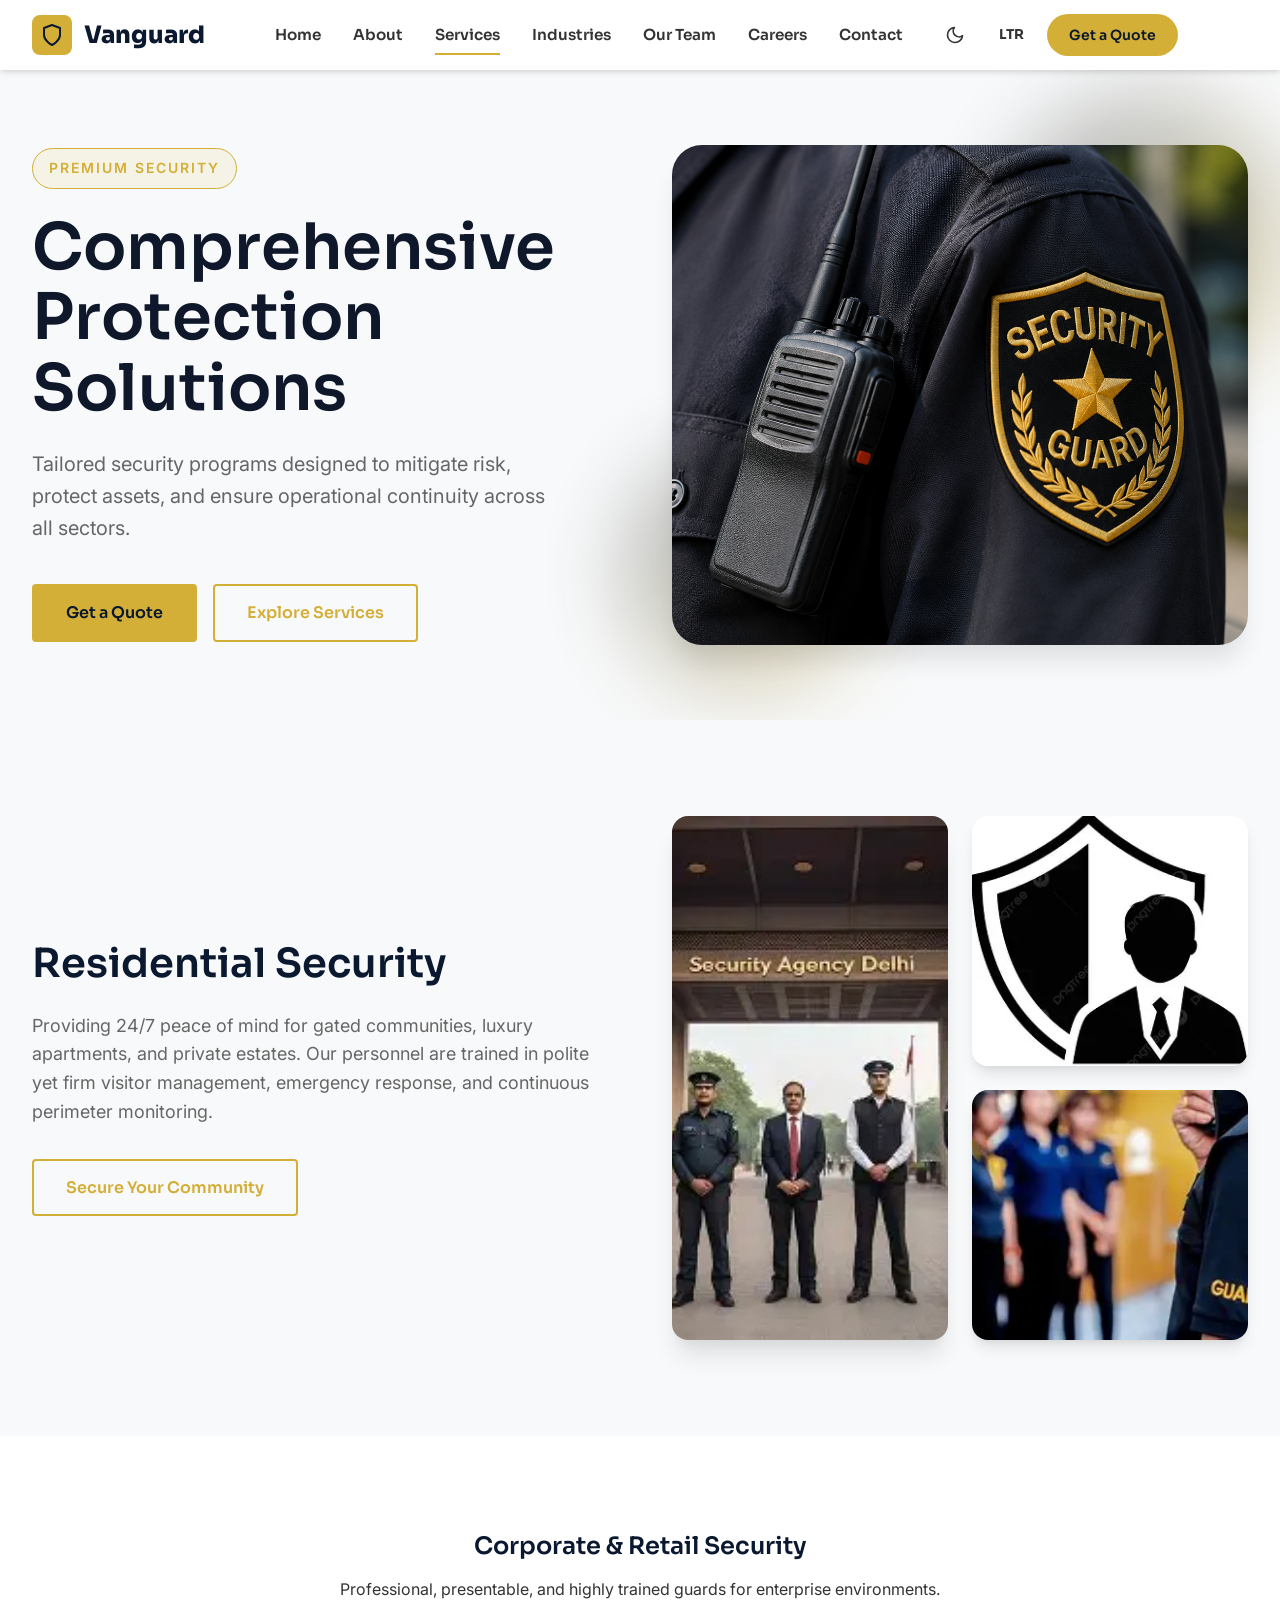
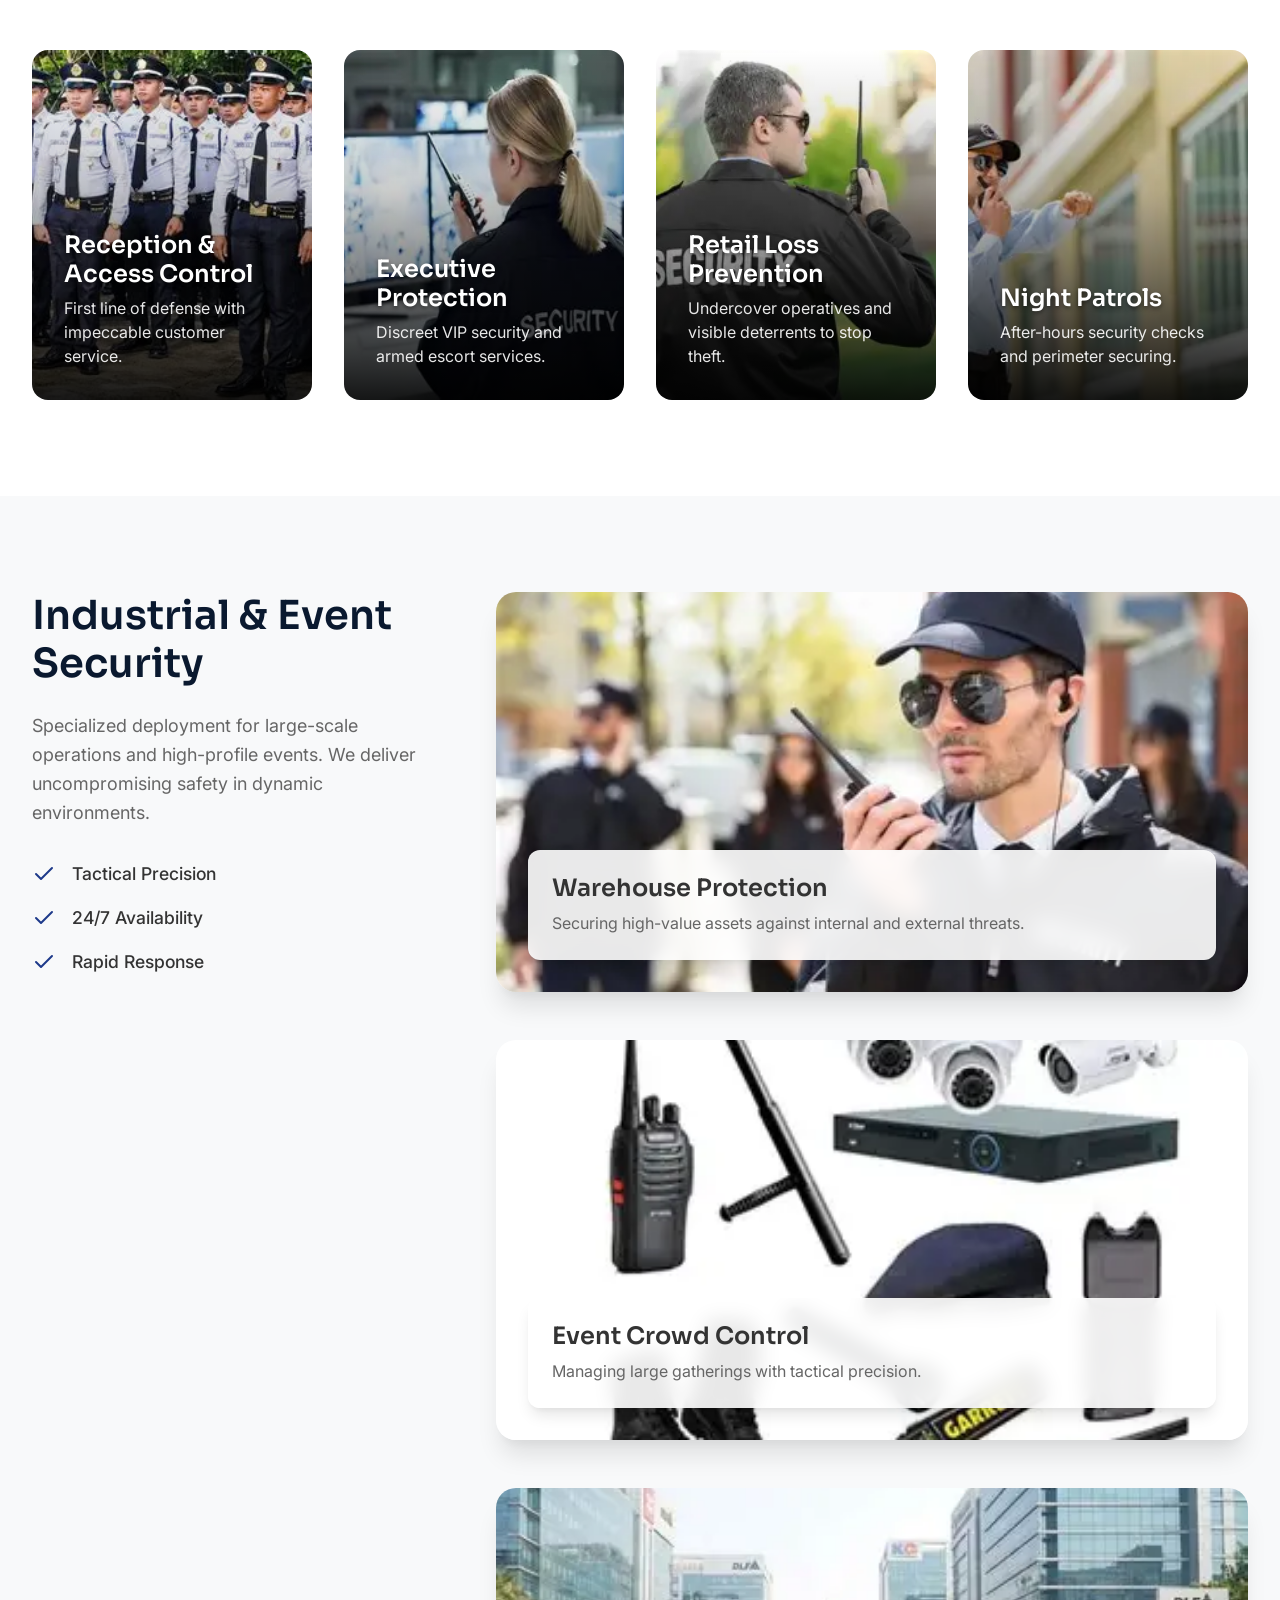
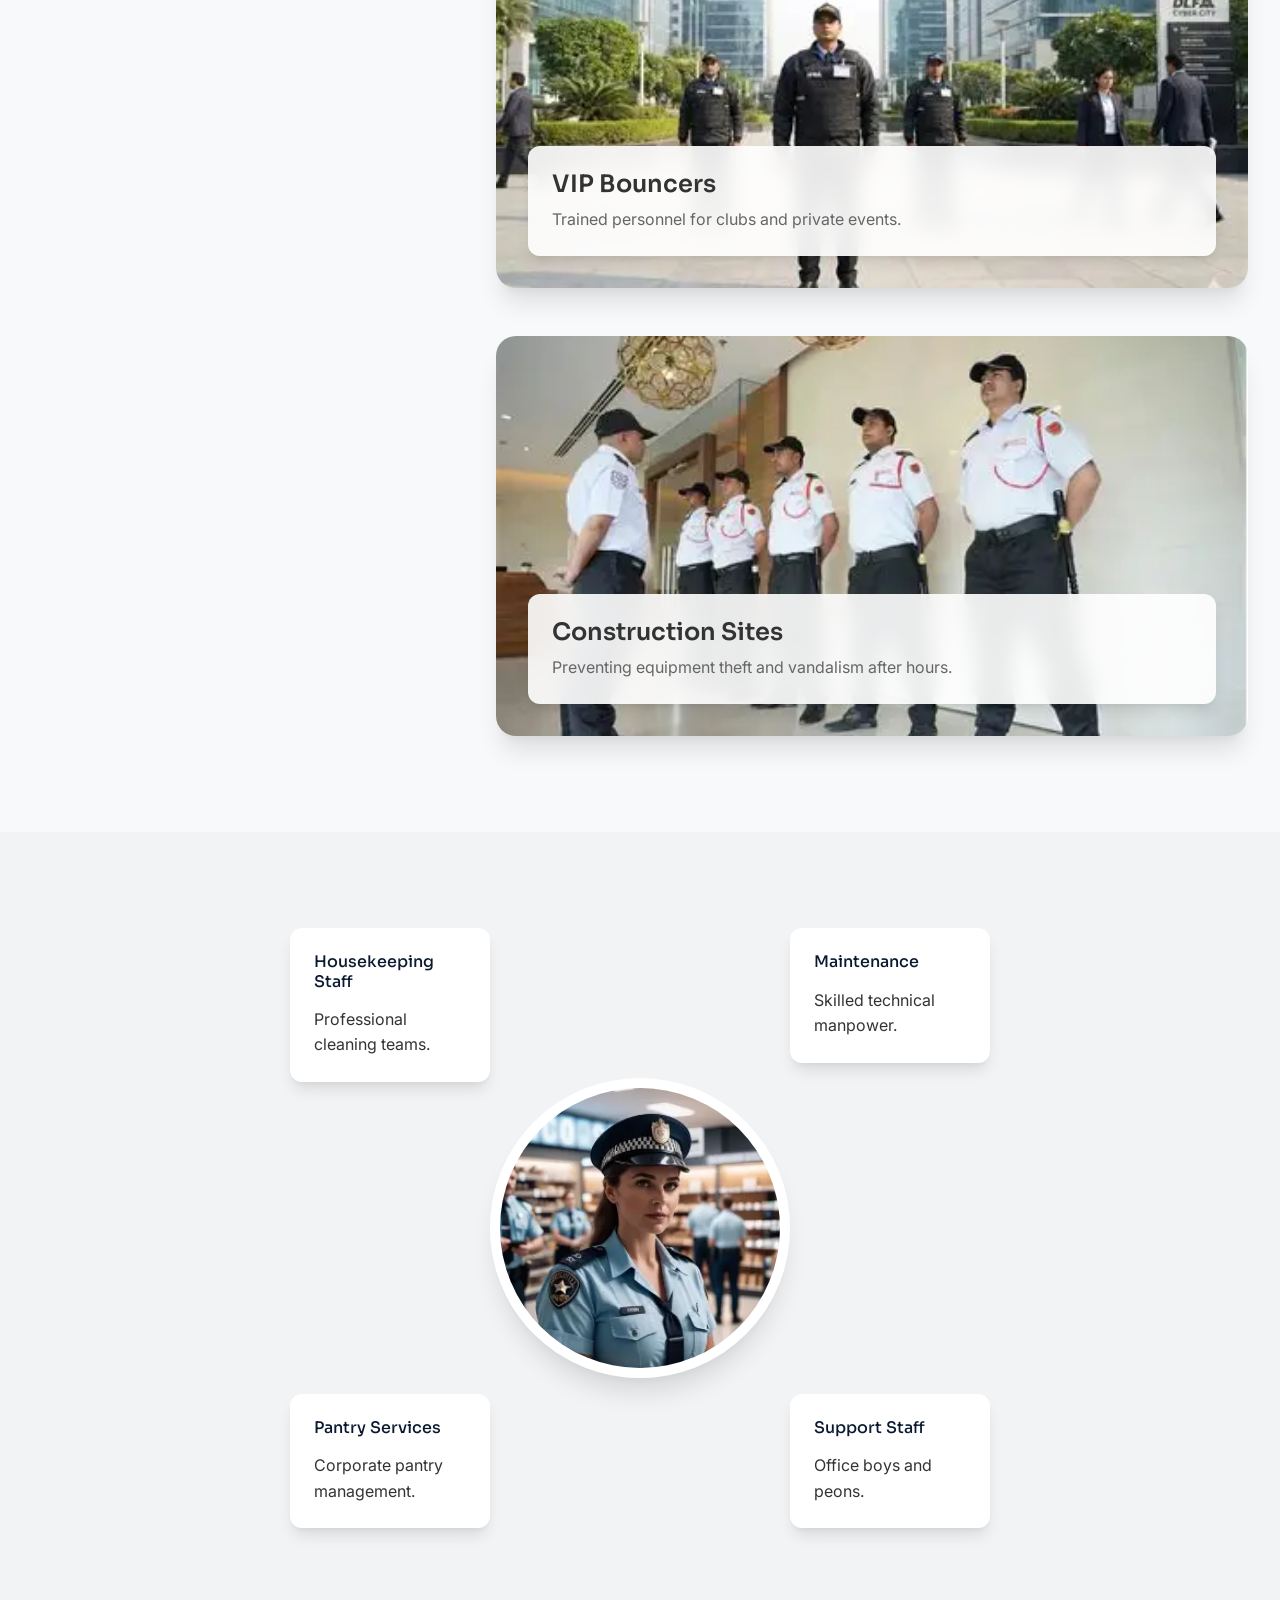
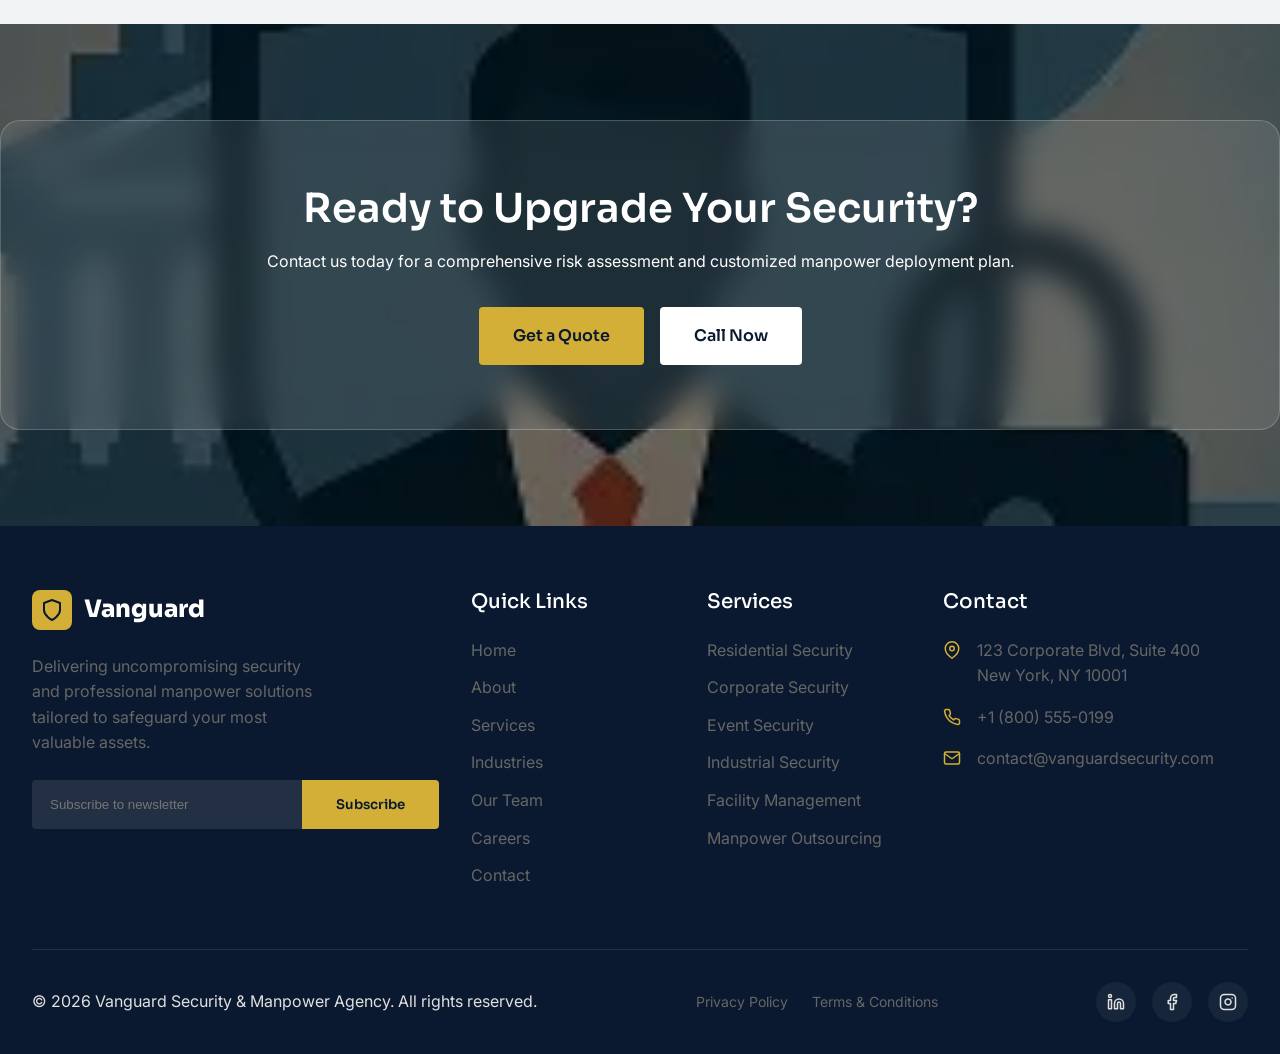
<file: services.html>
<!DOCTYPE html>
<html lang="en" dir="ltr" data-theme="light">
<head>
    <meta charset="UTF-8">
    <meta name="viewport" content="width=device-width, initial-scale=1.0">
    <title>Services | Vanguard Security</title>
    
    <link rel="preconnect" href="https://fonts.googleapis.com">
    <link rel="preconnect" href="https://fonts.gstatic.com" crossorigin>
    <link href="https://fonts.googleapis.com/css2?family=Inter:wght@400;500;600&family=Manrope:wght@400;500;600;700;800&family=Plus+Jakarta+Sans:wght@600;700;800&family=Sora:wght@600;700;800&display=swap" rel="stylesheet">
    
    <link rel="stylesheet" href="css/style.css">
    <link rel="stylesheet" href="css/services.css">
    <link rel="icon" type="image/svg+xml" href="data:image/svg+xml,%3Csvg xmlns='http://www.w3.org/2000/svg' viewBox='0 0 24 24' fill='none' stroke='%23D4AF37' stroke-width='2' stroke-linecap='round' stroke-linejoin='round'%3E%3Cpath d='M12 22s8-4 8-10V5l-8-3-8 3v7c0 6 8 10 8 10z'%3E%3C/path%3E%3C/svg%3E">
</head>
<body>
    <!-- Navbar (same as index) -->
    <nav class="navbar">
        <div class="container">
            <a href="index.html" class="nav-brand">
                <div class="logo-icon">
                    <svg xmlns="http://www.w3.org/2000/svg" width="24" height="24" viewBox="0 0 24 24" fill="none" stroke="currentColor" stroke-width="2" stroke-linecap="round" stroke-linejoin="round"><path d="M12 22s8-4 8-10V5l-8-3-8 3v7c0 6 8 10 8 10z"></path></svg>
                </div>
                Vanguard
            </a>
            <button class="mobile-menu-toggle"><span></span><span></span><span></span></button>
            <ul class="nav-menu">
                <li class="nav-item dropdown">
                    <a href="index.html" class="nav-link dropdown-toggle">Home</a>
                    <ul class="dropdown-menu">
                        <li><a href="index.html" class="dropdown-item">Home 1</a></li>
                        <li><a href="home2.html" class="dropdown-item">Home 2</a></li>
                    </ul>
                </li>
                <li class="nav-item"><a href="about.html" class="nav-link">About</a></li>
                <li class="nav-item"><a href="services.html" class="nav-link active">Services</a></li>
                <li class="nav-item"><a href="industries.html" class="nav-link">Industries</a></li>
                <li class="nav-item"><a href="team.html" class="nav-link">Our Team</a></li>
                <li class="nav-item"><a href="careers.html" class="nav-link">Careers</a></li>
                <li class="nav-item"><a href="contact.html" class="nav-link">Contact</a></li>
                <li class="nav-controls">
                    <button class="theme-toggle"></button>
                    <button class="rtl-toggle"></button>
                <a href="contact.html" class="btn btn-primary" style="padding: 0.5rem 1.25rem; font-size: 0.875rem; border-radius: 50px;">Get a Quote</a>
                    </li>
            </ul>
        </div>
    </nav>

    <main>
        <!-- Section 1: Hero (Split Premium) -->
        <section class="services-hero-split">
            <div class="container split-container">
                <div class="hero-text-side">
                    <span class="badge">Premium Security</span>
                    <h1>Comprehensive Protection Solutions</h1>
                    <p>Tailored security programs designed to mitigate risk, protect assets, and ensure operational continuity across all sectors.</p>
                    <div class="hero-actions">
                        <a href="contact.html" class="btn btn-primary">Get a Quote</a>
                        <a href="#services" class="btn btn-outline">Explore Services</a>
                    </div>
                </div>
                <div class="hero-visual-side">
                    <div class="visual-wrapper">
                        <div class="glass-orb orb-1"></div>
                        <div class="glass-orb orb-2"></div>
                        <img src="images/hero-offset.png" alt="Security Services Profile" class="hero-main-img">
                    </div>
                </div>
            </div>
        </section>

        <!-- Section 2: Residential Security (Layered Overlapping Parallax Cards) -->
        <section class="residential-sec section" style="background-color: var(--bg-light); overflow: hidden;">
            <div class="container">
                <div class="res-grid-layout">
                    <div class="res-text-content">
                        <h2>Residential Security</h2>
                        <p>Providing 24/7 peace of mind for gated communities, luxury apartments, and private estates. Our personnel are trained in polite yet firm visitor management, emergency response, and continuous perimeter monitoring.</p>
                        <a href="contact.html" class="btn btn-outline" style="margin-top: 2rem;">Secure Your Community</a>
                    </div>
                    <div class="res-image-grid">
                        <div class="res-img-main">
                            <img src="images/OIP.webp" alt="Gated Community">
                        </div>
                        <div class="res-img-sub">
                            <img src="images/OIP (1).webp" alt="CCTV Monitoring">
                        </div>
                        <div class="res-img-sub">
                            <img src="images/OIP (2).webp" alt="Patrol">
                        </div>
                    </div>
                </div>
            </div>
        </section>

        <!-- Section 3: Corporate Security (Card Grid) -->
        <section class="corporate-sec section dark-bg">
            <div class="container text-center" style="margin-bottom: 3rem;">
                <h2>Corporate & Retail Security</h2>
                <p>Professional, presentable, and highly trained guards for enterprise environments.</p>
            </div>
            <div class="container">
                <div class="corp-card-grid">
                    <div class="corp-card">
                        <img src="images/OIP (3).webp" alt="Reception & Access Control" class="card-bg-img">
                        <div class="corp-card-overlay">
                            <h3>Reception & Access Control</h3>
                            <p>First line of defense with impeccable customer service.</p>
                        </div>
                    </div>
                    <div class="corp-card">
                        <img src="images/OIP (4).webp" alt="Executive Protection" class="card-bg-img">
                        <div class="corp-card-overlay">
                            <h3>Executive Protection</h3>
                            <p>Discreet VIP security and armed escort services.</p>
                        </div>
                    </div>
                    <div class="corp-card">
                        <img src="images/OIP (5).webp" alt="Retail Loss Prevention" class="card-bg-img">
                        <div class="corp-card-overlay">
                            <h3>Retail Loss Prevention</h3>
                            <p>Undercover operatives and visible deterrents to stop theft.</p>
                        </div>
                    </div>
                    <div class="corp-card">
                        <img src="images/OIP (6).webp" alt="Night Patrols" class="card-bg-img">
                        <div class="corp-card-overlay">
                            <h3>Night Patrols</h3>
                            <p>After-hours security checks and perimeter securing.</p>
                        </div>
                    </div>
                </div>
            </div>
        </section>

        <!-- Section 4: Industrial & Event Security (Editorial Stack) -->
        <section class="industrial-sec section" style="background-color: var(--bg-light);">
            <div class="container">
                <div class="ind-editorial-layout">
                    <div class="ind-editorial-sticky">
                        <h2>Industrial & Event Security</h2>
                        <p>Specialized deployment for large-scale operations and high-profile events. We deliver uncompromising safety in dynamic environments.</p>
                        <ul class="ind-features-list">
                            <li>
                                <svg xmlns="http://www.w3.org/2000/svg" width="24" height="24" viewBox="0 0 24 24" fill="none" stroke="currentColor" stroke-width="2" stroke-linecap="round" stroke-linejoin="round"><polyline points="20 6 9 17 4 12"></polyline></svg> 
                                Tactical Precision
                            </li>
                            <li>
                                <svg xmlns="http://www.w3.org/2000/svg" width="24" height="24" viewBox="0 0 24 24" fill="none" stroke="currentColor" stroke-width="2" stroke-linecap="round" stroke-linejoin="round"><polyline points="20 6 9 17 4 12"></polyline></svg> 
                                24/7 Availability
                            </li>
                            <li>
                                <svg xmlns="http://www.w3.org/2000/svg" width="24" height="24" viewBox="0 0 24 24" fill="none" stroke="currentColor" stroke-width="2" stroke-linecap="round" stroke-linejoin="round"><polyline points="20 6 9 17 4 12"></polyline></svg> 
                                Rapid Response
                            </li>
                        </ul>
                    </div>
                    <div class="ind-editorial-stack">
                        <div class="ind-stack-card">
                            <img src="images/OIP (7).webp" alt="Warehouse">
                            <div class="ind-stack-content">
                                <h3>Warehouse Protection</h3>
                                <p>Securing high-value assets against internal and external threats.</p>
                            </div>
                        </div>
                        <div class="ind-stack-card">
                            <img src="images/OIP (8).webp" alt="Crowd Control">
                            <div class="ind-stack-content">
                                <h3>Event Crowd Control</h3>
                                <p>Managing large gatherings with tactical precision.</p>
                            </div>
                        </div>
                        <div class="ind-stack-card">
                            <img src="images/OIP (9).webp" alt="Bouncers">
                            <div class="ind-stack-content">
                                <h3>VIP Bouncers</h3>
                                <p>Trained personnel for clubs and private events.</p>
                            </div>
                        </div>
                        <div class="ind-stack-card">
                            <img src="images/OIP (10).webp" alt="Construction">
                            <div class="ind-stack-content">
                                <h3>Construction Sites</h3>
                                <p>Preventing equipment theft and vandalism after hours.</p>
                            </div>
                        </div>
                    </div>
                </div>
            </div>
        </section>

        <!-- Section 5: Facility Management (Circular Showcase) -->
        <section class="facility-sec section" style="background-color: var(--bg-off-white);">
            <div class="container">
                <div class="circular-showcase">
                    <div class="center-circle">
                        <img src="images/OIP (11).webp" alt="Facility Management">
                    </div>
                    <div class="radial-text rt-1">
                        <h4>Housekeeping Staff</h4>
                        <p>Professional cleaning teams.</p>
                    </div>
                    <div class="radial-text rt-2">
                        <h4>Maintenance</h4>
                        <p>Skilled technical manpower.</p>
                    </div>
                    <div class="radial-text rt-3">
                        <h4>Pantry Services</h4>
                        <p>Corporate pantry management.</p>
                    </div>
                    <div class="radial-text rt-4">
                        <h4>Support Staff</h4>
                        <p>Office boys and peons.</p>
                    </div>
                </div>
            </div>
        </section>

        <!-- Section 6: CTA Frosted Glass Overlay -->
        <section class="cta-frosted">
            <div class="frosted-bg" style="background-image: url('images/OIP (12).webp');"></div>
            <div class="frosted-content container">
                <h2>Ready to Upgrade Your Security?</h2>
                <p>Contact us today for a comprehensive risk assessment and customized manpower deployment plan.</p>
                <div class="cta-actions">
                    <a href="contact.html" class="btn btn-primary">Get a Quote</a>
                    <a href="tel:+18005550199" class="btn" style="background: white; color: var(--primary-navy);">Call Now</a>
                </div>
            </div>
        </section>
    </main>

    <!-- Footer -->
    <footer class="footer">
        <div class="container">
            <div class="footer-top">
                <div class="footer-brand">
                    <div style="display: flex; align-items: center; gap: 0.75rem;">
                        <div class="logo-icon">
                            <svg xmlns="http://www.w3.org/2000/svg" width="24" height="24" viewBox="0 0 24 24" fill="none" stroke="currentColor" stroke-width="2" stroke-linecap="round" stroke-linejoin="round"><path d="M12 22s8-4 8-10V5l-8-3-8 3v7c0 6 8 10 8 10z"></path></svg>
                        </div>
                        <h3 class="footer-brand-name">Vanguard</h3>
                    </div>
                    <p class="footer-desc">Delivering uncompromising security and professional manpower solutions tailored to safeguard your most valuable assets.</p>
                    <form class="newsletter-form">
                        <input type="email" placeholder="Subscribe to newsletter" required>
                        <button type="submit" class="btn btn-primary">Subscribe</button>
                    </form>
                </div>
                
                <div>
                    <h4 class="footer-title">Quick Links</h4>
                    <ul class="footer-links">
                        <li><a href="index.html">Home</a></li>
                        <li><a href="about.html">About</a></li>
                        <li><a href="services.html">Services</a></li>
                        <li><a href="industries.html">Industries</a></li>
                        <li><a href="team.html">Our Team</a></li>
                        <li><a href="careers.html">Careers</a></li>
                        <li><a href="contact.html">Contact</a></li>
                    </ul>
                </div>
                
                <div>
                    <h4 class="footer-title">Services</h4>
                    <ul class="footer-links">
                        <li><a href="services.html">Residential Security</a></li>
                        <li><a href="services.html">Corporate Security</a></li>
                        <li><a href="services.html">Event Security</a></li>
                        <li><a href="services.html">Industrial Security</a></li>
                        <li><a href="services.html">Facility Management</a></li>
                        <li><a href="services.html">Manpower Outsourcing</a></li>
                    </ul>
                </div>
                
                <div>
                    <h4 class="footer-title">Contact</h4>
                    <ul class="footer-contact">
                        <li>
                            <svg xmlns="http://www.w3.org/2000/svg" width="18" height="18" viewBox="0 0 24 24" fill="none" stroke="currentColor" stroke-width="2" stroke-linecap="round" stroke-linejoin="round"><path d="M21 10c0 7-9 13-9 13s-9-6-9-13a9 9 0 0 1 18 0z"></path><circle cx="12" cy="10" r="3"></circle></svg>
                            <span>123 Corporate Blvd, Suite 400<br>New York, NY 10001</span>
                        </li>
                        <li>
                            <svg xmlns="http://www.w3.org/2000/svg" width="18" height="18" viewBox="0 0 24 24" fill="none" stroke="currentColor" stroke-width="2" stroke-linecap="round" stroke-linejoin="round"><path d="M22 16.92v3a2 2 0 0 1-2.18 2 19.79 19.79 0 0 1-8.63-3.07 19.5 19.5 0 0 1-6-6 19.79 19.79 0 0 1-3.07-8.67A2 2 0 0 1 4.11 2h3a2 2 0 0 1 2 1.72 12.84 12.84 0 0 0 .7 2.81 2 2 0 0 1-.45 2.11L8.09 9.91a16 16 0 0 0 6 6l1.27-1.27a2 2 0 0 1 2.11-.45 12.84 12.84 0 0 0 2.81.7A2 2 0 0 1 22 16.92z"></path></svg>
                            <span>+1 (800) 555-0199</span>
                        </li>
                        <li>
                            <svg xmlns="http://www.w3.org/2000/svg" width="18" height="18" viewBox="0 0 24 24" fill="none" stroke="currentColor" stroke-width="2" stroke-linecap="round" stroke-linejoin="round"><path d="M4 4h16c1.1 0 2 .9 2 2v12c0 1.1-.9 2-2 2H4c-1.1 0-2-.9-2-2V6c0-1.1.9-2 2-2z"></path><polyline points="22,6 12,13 2,6"></polyline></svg>
                            <span>contact@vanguardsecurity.com</span>
                        </li>
                    </ul>
                </div>
            </div>
            
            <div class="footer-bottom">
                <p>&copy; 2026 Vanguard Security & Manpower Agency. All rights reserved.</p>
                <div style="display: flex; gap: 1.5rem; font-size: 0.875rem;">
                    <a href="#" style="color: var(--text-muted)">Privacy Policy</a>
                    <a href="#" style="color: var(--text-muted)">Terms & Conditions</a>
                </div>
                <div class="social-links">
                    <a href="https://linkedin.com"><svg xmlns="http://www.w3.org/2000/svg" width="18" height="18" viewBox="0 0 24 24" fill="none" stroke="currentColor" stroke-width="2" stroke-linecap="round" stroke-linejoin="round"><path d="M16 8a6 6 0 0 1 6 6v7h-4v-7a2 2 0 0 0-2-2 2 2 0 0 0-2 2v7h-4v-7a6 6 0 0 1 6-6z"></path><rect x="2" y="9" width="4" height="12"></rect><circle cx="4" cy="4" r="2"></circle></svg></a>
                    <a href="https://twitter.com"><svg xmlns="http://www.w3.org/2000/svg" width="18" height="18" viewBox="0 0 24 24" fill="none" stroke="currentColor" stroke-width="2" stroke-linecap="round" stroke-linejoin="round"><path d="M18 2h-3a5 5 0 0 0-5 5v3H7v4h3v8h4v-8h3l1-4h-4V7a1 1 0 0 1 1-1h3z"></path></svg></a>
                    <a href="https://instagram.com"><svg xmlns="http://www.w3.org/2000/svg" width="18" height="18" viewBox="0 0 24 24" fill="none" stroke="currentColor" stroke-width="2" stroke-linecap="round" stroke-linejoin="round"><rect x="2" y="2" width="20" height="20" rx="5" ry="5"></rect><path d="M16 11.37A4 4 0 1 1 12.63 8 4 4 0 0 1 16 11.37z"></path><line x1="17.5" y1="6.5" x2="17.51" y2="6.5"></line></svg></a>
                </div>
            </div>
        </div>
    </footer>

    <script src="js/main.js"></script>
</body>
</html>
</file>
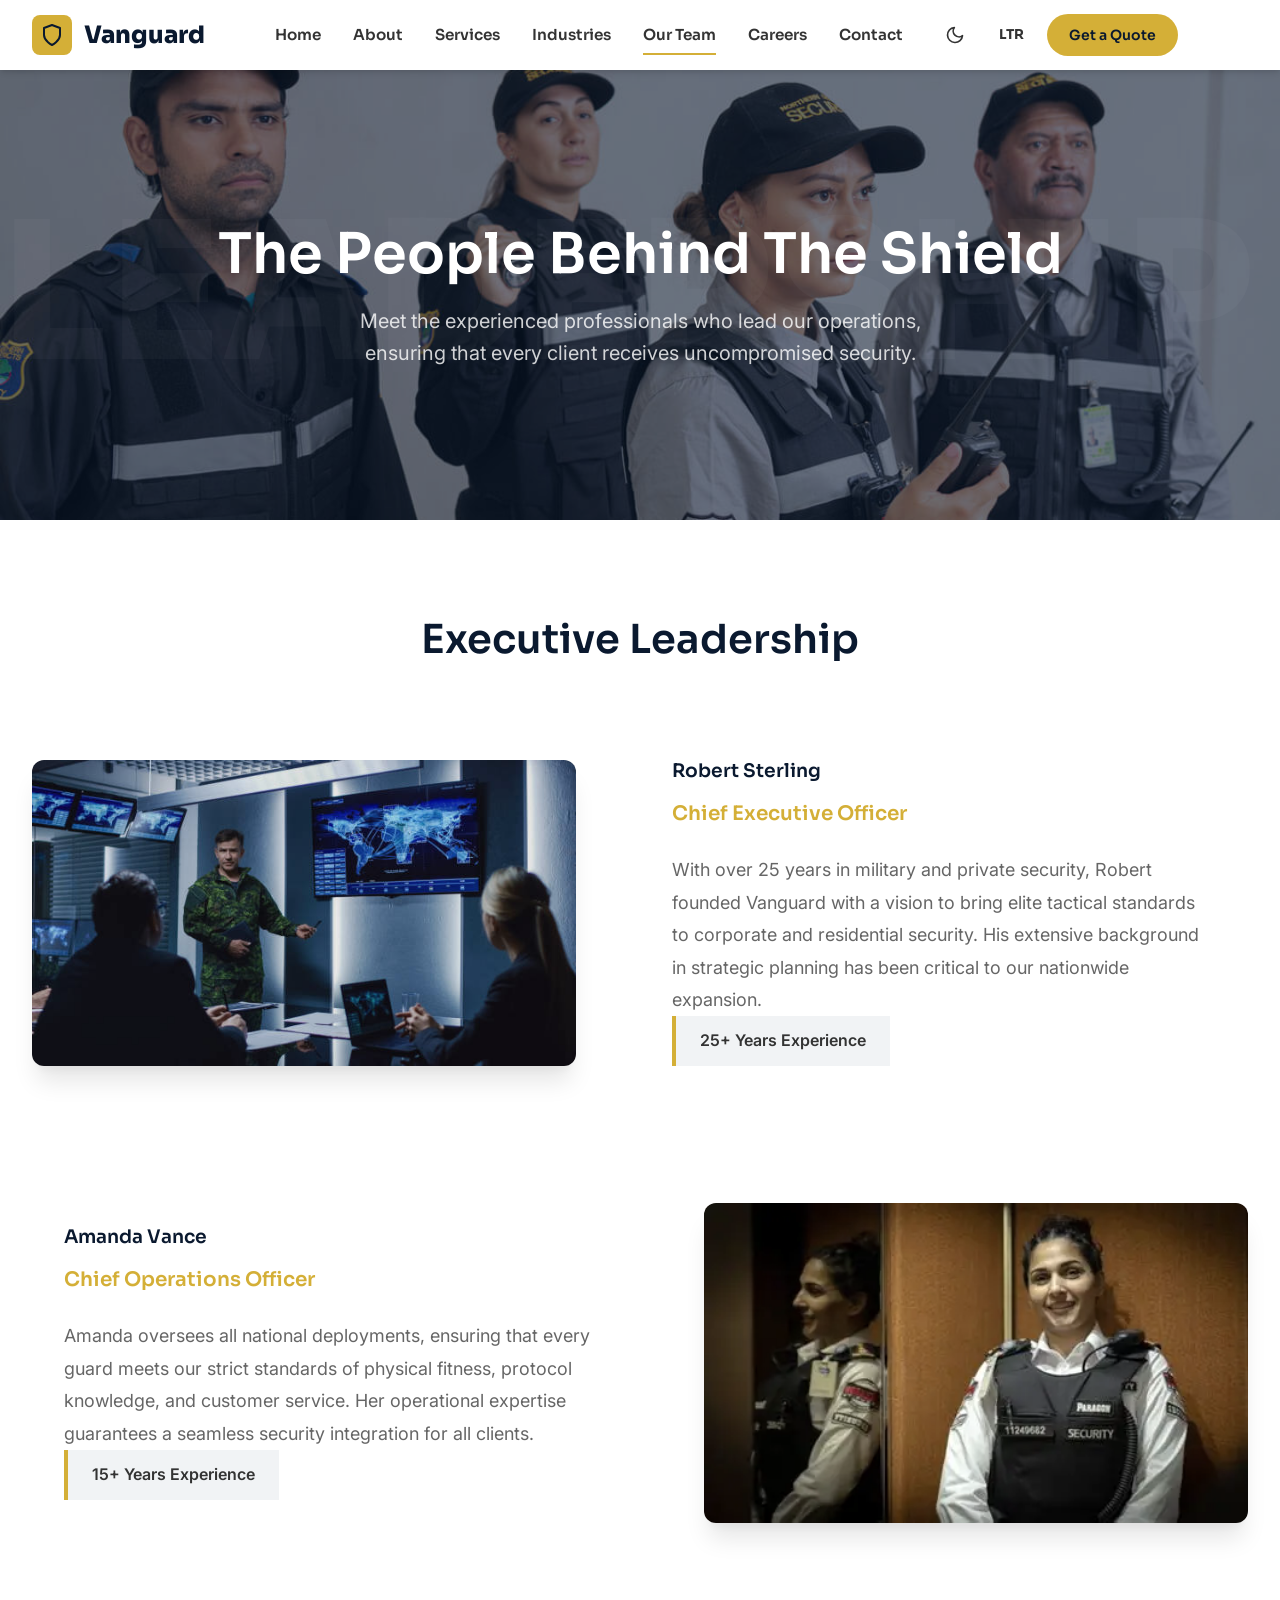
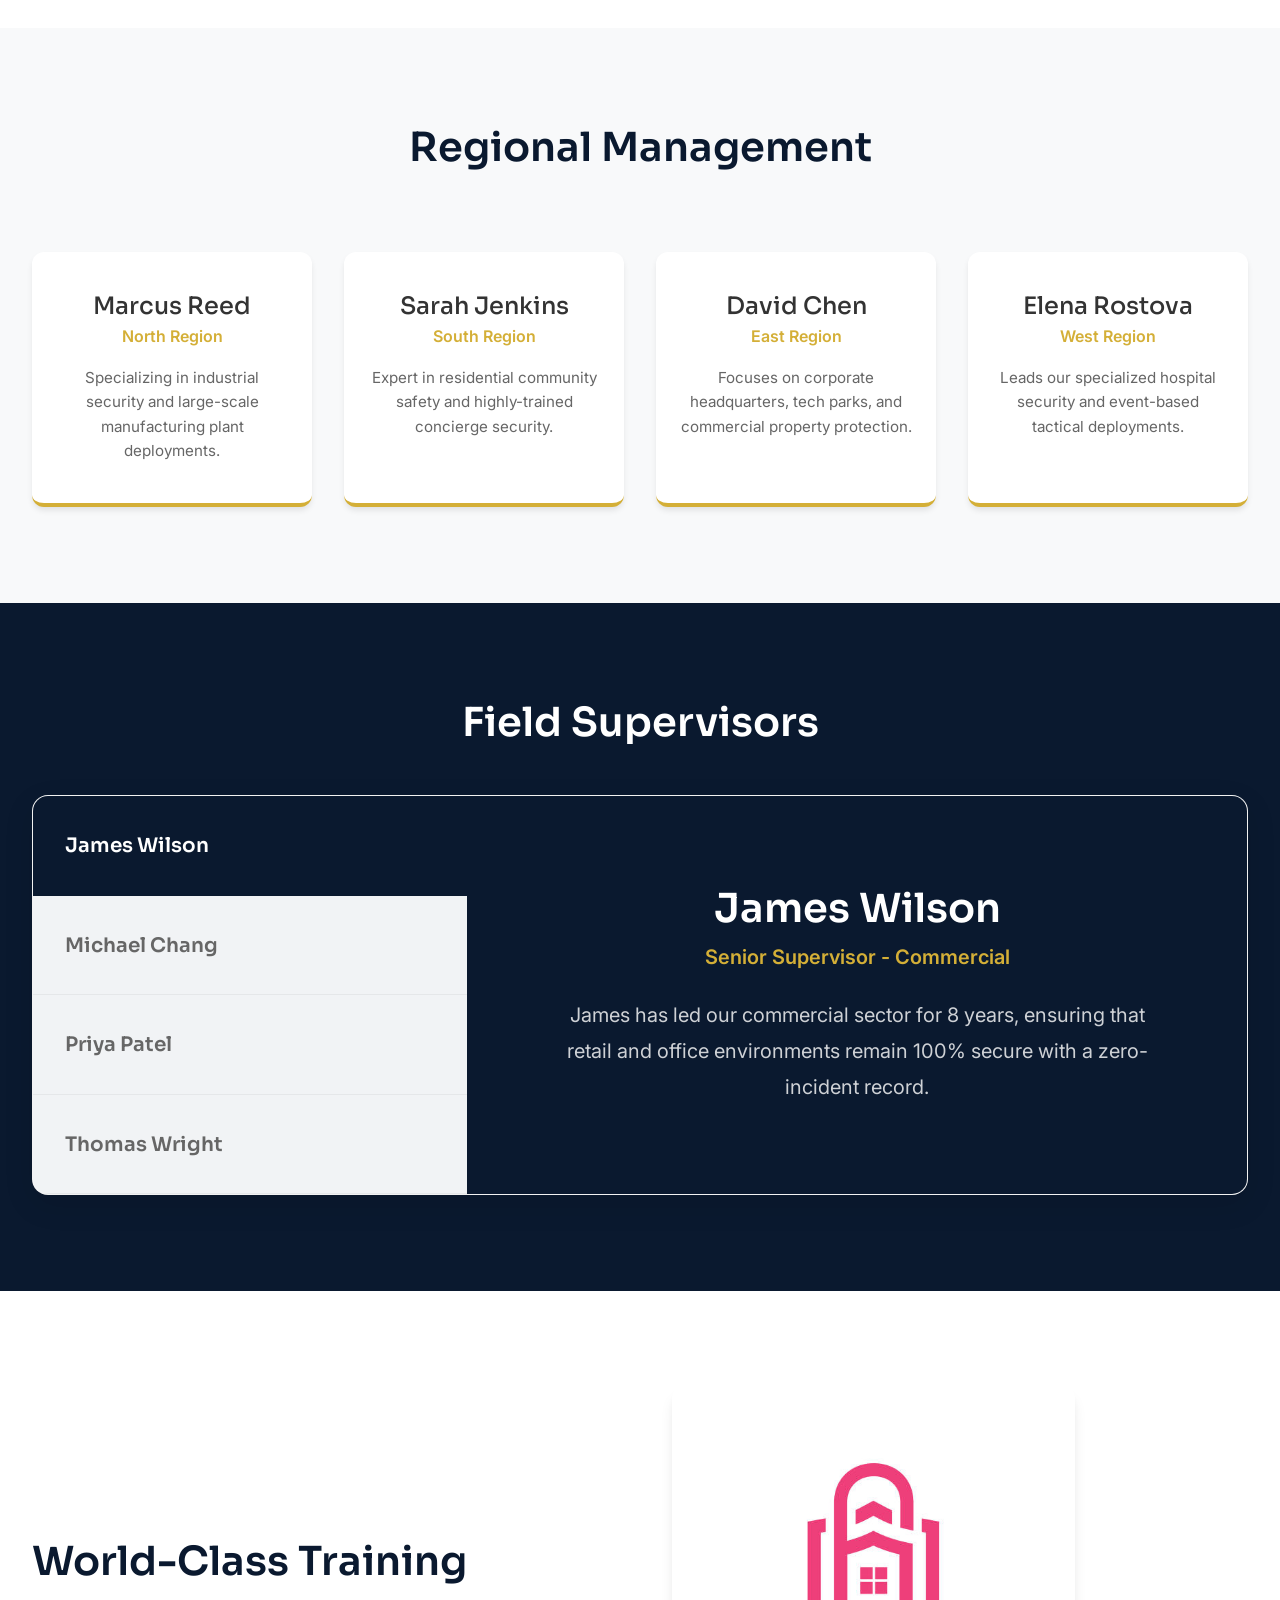
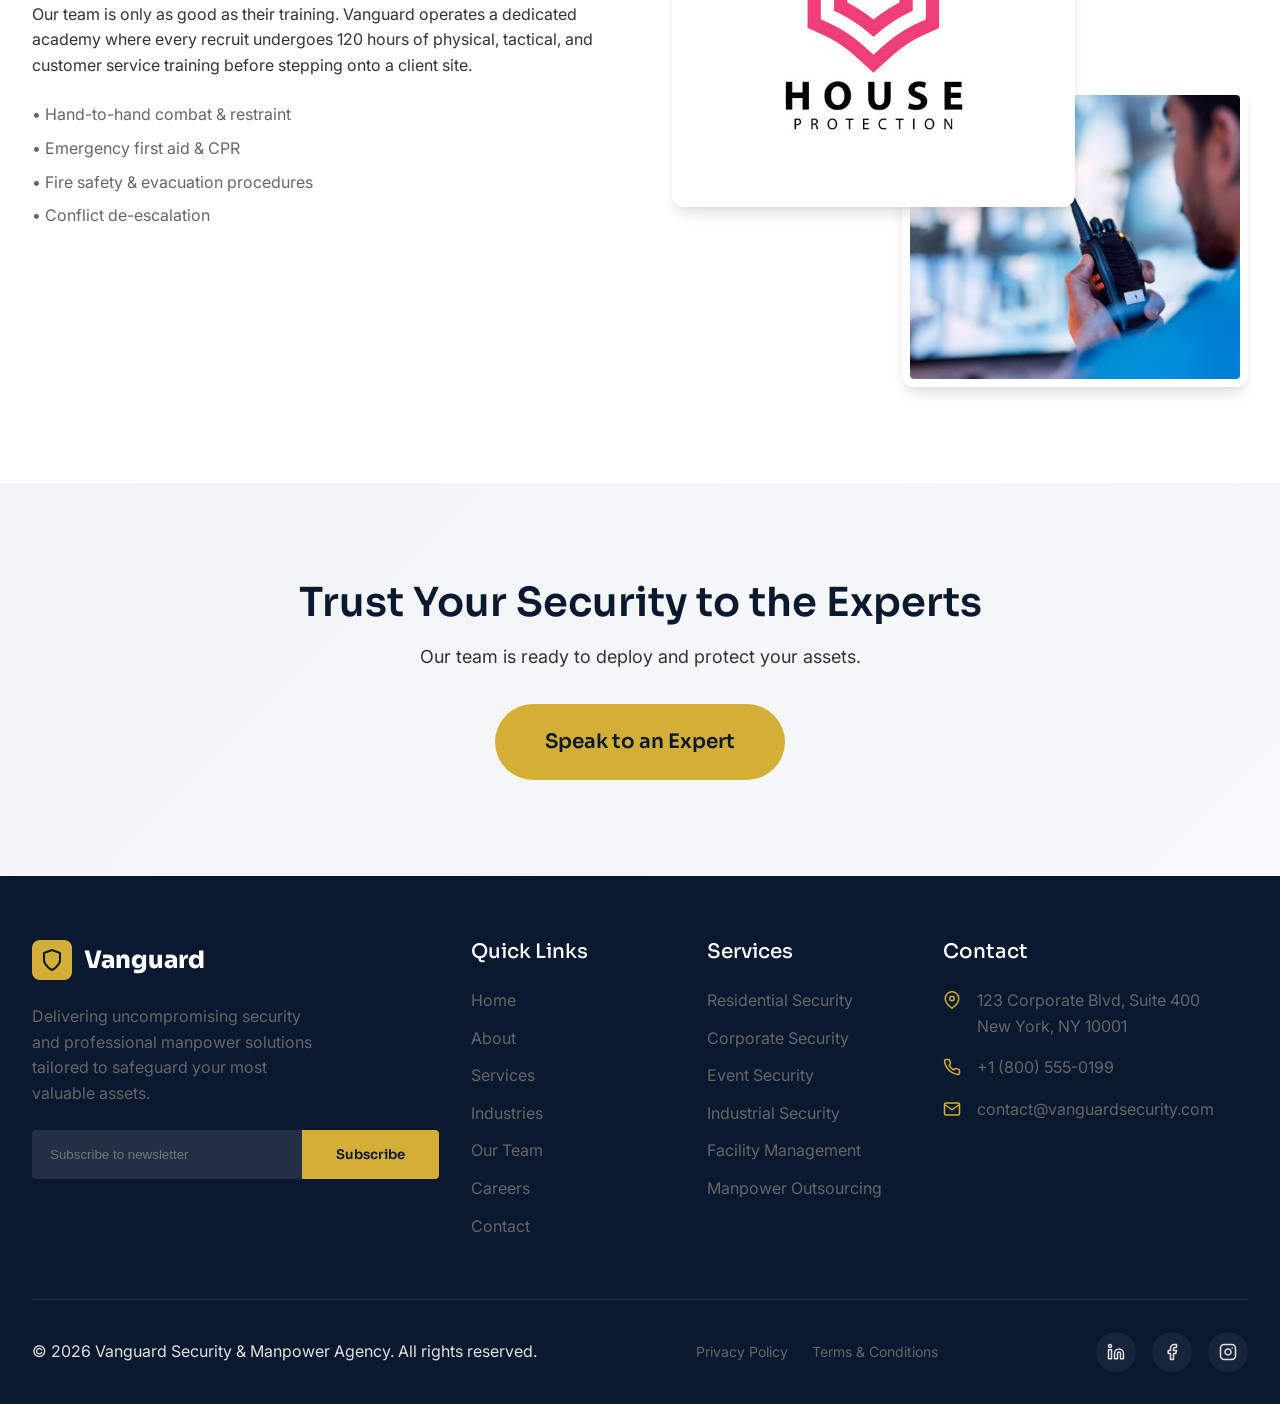
<file: team.html>
<!DOCTYPE html>
<html lang="en" dir="ltr" data-theme="light">
<head>
    <meta charset="UTF-8">
    <meta name="viewport" content="width=device-width, initial-scale=1.0">
    <title>Our Team | Vanguard Security</title>
    
    <link rel="preconnect" href="https://fonts.googleapis.com">
    <link rel="preconnect" href="https://fonts.gstatic.com" crossorigin>
    <link href="https://fonts.googleapis.com/css2?family=Inter:wght@400;500;600&family=Manrope:wght@400;500;600;700;800&family=Plus+Jakarta+Sans:wght@600;700;800&family=Sora:wght@600;700;800&display=swap" rel="stylesheet">
    
    <link rel="stylesheet" href="css/style.css">
    <link rel="stylesheet" href="css/team.css">
    <link rel="icon" type="image/svg+xml" href="data:image/svg+xml,%3Csvg xmlns='http://www.w3.org/2000/svg' viewBox='0 0 24 24' fill='none' stroke='%23D4AF37' stroke-width='2' stroke-linecap='round' stroke-linejoin='round'%3E%3Cpath d='M12 22s8-4 8-10V5l-8-3-8 3v7c0 6 8 10 8 10z'%3E%3C/path%3E%3C/svg%3E">
</head>
<body>
    <!-- Navbar -->
    <nav class="navbar">
        <div class="container">
            <a href="index.html" class="nav-brand">
                <div class="logo-icon">
                    <svg xmlns="http://www.w3.org/2000/svg" width="24" height="24" viewBox="0 0 24 24" fill="none" stroke="currentColor" stroke-width="2" stroke-linecap="round" stroke-linejoin="round"><path d="M12 22s8-4 8-10V5l-8-3-8 3v7c0 6 8 10 8 10z"></path></svg>
                </div>
                Vanguard
            </a>
            <button class="mobile-menu-toggle"><span></span><span></span><span></span></button>
            <ul class="nav-menu">
                <li class="nav-item dropdown">
                    <a href="index.html" class="nav-link dropdown-toggle">Home</a>
                    <ul class="dropdown-menu">
                        <li><a href="index.html" class="dropdown-item">Home 1</a></li>
                        <li><a href="home2.html" class="dropdown-item">Home 2</a></li>
                    </ul>
                </li>
                <li class="nav-item"><a href="about.html" class="nav-link">About</a></li>
                <li class="nav-item"><a href="services.html" class="nav-link">Services</a></li>
                <li class="nav-item"><a href="industries.html" class="nav-link">Industries</a></li>
                <li class="nav-item"><a href="team.html" class="nav-link active">Our Team</a></li>
                <li class="nav-item"><a href="careers.html" class="nav-link">Careers</a></li>
                <li class="nav-item"><a href="contact.html" class="nav-link">Contact</a></li>
                <li class="nav-controls">
                    <button class="theme-toggle"></button>
                    <button class="rtl-toggle"></button>
                <a href="contact.html" class="btn btn-primary" style="padding: 0.5rem 1.25rem; font-size: 0.875rem; border-radius: 50px;">Get a Quote</a>
                    </li>
            </ul>
        </div>
    </nav>

    <main>
        <!-- Section 1: Hero (Typographic with Marquee) -->
        <section class="team-hero">
            <div class="hero-bg-image" style="background-image: url('images/62b128b3ff9b93c9b95bb2d4_NDS-team-0120_62.jpg');"></div>
            <div class="bg-marquee">
                <span>LEADERSHIP EXPERTISE VIGILANCE INTEGRITY DEDICATION EXCELLENCE</span>
            </div>
            <div class="container hero-content text-center">
                <h1>The People Behind The Shield</h1>
                <p>Meet the experienced professionals who lead our operations, ensuring that every client receives uncompromised security.</p>
            </div>
        </section>

        <!-- Section 2: Leadership -->
        <section class="leadership-sec section">
            <div class="container">
                <h2 style="text-align: center; margin-bottom: 4rem;">Executive Leadership</h2>
                <div class="leader-row">
                    <div class="leader-photo">
                        <img src="images/istockphoto-1073609342-612x612.jpg" alt="CEO">
                    </div>
                    <div class="leader-info">
                        <h3>Robert Sterling</h3>
                        <span class="role">Chief Executive Officer</span>
                        <p>With over 25 years in military and private security, Robert founded Vanguard with a vision to bring elite tactical standards to corporate and residential security. His extensive background in strategic planning has been critical to our nationwide expansion.</p>
                        <div class="experience">25+ Years Experience</div>
                    </div>
                </div>
                <div class="leader-row reverse">
                    <div class="leader-photo">
                        <img src="images/Amanda%20Vance.webp" alt="COO">
                    </div>
                    <div class="leader-info">
                        <h3>Amanda Vance</h3>
                        <span class="role">Chief Operations Officer</span>
                        <p>Amanda oversees all national deployments, ensuring that every guard meets our strict standards of physical fitness, protocol knowledge, and customer service. Her operational expertise guarantees a seamless security integration for all clients.</p>
                        <div class="experience">15+ Years Experience</div>
                    </div>
                </div>
            </div>
        </section>

        <!-- Section 3: Management (Text Grid) -->
        <section class="management-sec section bg-light">
            <div class="container text-center">
                <h2 style="margin-bottom: 5rem;">Regional Management</h2>
                <div class="management-grid">
                    <div class="management-card">
                        <h4>Marcus Reed</h4>
                        <span>North Region</span>
                        <p>Specializing in industrial security and large-scale manufacturing plant deployments.</p>
                    </div>
                    <div class="management-card">
                        <h4>Sarah Jenkins</h4>
                        <span>South Region</span>
                        <p>Expert in residential community safety and highly-trained concierge security.</p>
                    </div>
                    <div class="management-card">
                        <h4>David Chen</h4>
                        <span>East Region</span>
                        <p>Focuses on corporate headquarters, tech parks, and commercial property protection.</p>
                    </div>
                    <div class="management-card">
                        <h4>Elena Rostova</h4>
                        <span>West Region</span>
                        <p>Leads our specialized hospital security and event-based tactical deployments.</p>
                    </div>
                </div>
            </div>
        </section>

        <!-- Section 4: Supervisors (Interactive Tabs) -->
        <section class="supervisors-sec section bg-dark text-white">
            <div class="container">
                <h2 style="text-align: center; margin-bottom: 3rem;" class="text-white">Field Supervisors</h2>
                <div class="drawer-container">
                    <div class="names-list">
                        <button class="name-btn active" data-bio="James has led our commercial sector for 8 years, ensuring that retail and office environments remain 100% secure with a zero-incident record." data-name="James Wilson" data-role="Senior Supervisor - Commercial">James Wilson</button>
                        <button class="name-btn" data-bio="Michael is our industrial expert, specializing in loss prevention, site access control, and supply chain security for warehouses." data-name="Michael Chang" data-role="Supervisor - Industrial">Michael Chang</button>
                        <button class="name-btn" data-bio="Priya ensures our residential clients feel safe 24/7. Her expertise is in community relations and vigilant neighborhood patrols." data-name="Priya Patel" data-role="Supervisor - Residential">Priya Patel</button>
                        <button class="name-btn" data-bio="Thomas leads high-profile events, managing crowd control and VIP protection for concerts, exhibitions, and corporate gatherings." data-name="Thomas Wright" data-role="Event Security Lead">Thomas Wright</button>
                    </div>
                    <div class="drawer-display text-only-display">
                        <div class="drawer-info-text" style="transition: opacity 0.3s ease;">
                            <h3 id="drawer-name" class="text-white" style="font-size: 2.5rem; margin-bottom: 0.5rem;">James Wilson</h3>
                            <span id="drawer-role" style="color: var(--accent-gold); font-size: 1.25rem; font-weight: 600; display: block; margin-bottom: 1.5rem;">Senior Supervisor - Commercial</span>
                            <p id="drawer-bio" style="font-size: 1.25rem; line-height: 1.8; color: rgba(255,255,255,0.8);">James has led our commercial sector for 8 years, ensuring that retail and office environments remain 100% secure with a zero-incident record.</p>
                        </div>
                    </div>
                </div>
            </div>
        </section>

        <!-- Section 5: Training & Development -->
        <section class="training-sec section">
            <div class="container">
                <div class="training-layout">
                    <div class="t-content">
                        <h2>World-Class Training</h2>
                        <p>Our team is only as good as their training. Vanguard operates a dedicated academy where every recruit undergoes 120 hours of physical, tactical, and customer service training before stepping onto a client site.</p>
                        <ul style="margin-top: 1.5rem; color: var(--text-muted);">
                            <li style="margin-bottom: 0.5rem;">• Hand-to-hand combat & restraint</li>
                            <li style="margin-bottom: 0.5rem;">• Emergency first aid & CPR</li>
                            <li style="margin-bottom: 0.5rem;">• Fire safety & evacuation procedures</li>
                            <li style="margin-bottom: 0.5rem;">• Conflict de-escalation</li>
                        </ul>
                    </div>
                    <div class="t-images">
                        <img src="images/istockphoto-870498708-612x612.jpg" alt="Training" class="img-main">
                        <img src="images/istockphoto-1592106895-612x612.jpg" alt="Drills" class="img-secondary">
                    </div>
                </div>
            </div>
        </section>

        <!-- Section 6: CTA Soft Gradient Pulse -->
        <section class="cta-pulse">
            <div class="container text-center" style="position: relative; z-index: 2;">
                <h2>Trust Your Security to the Experts</h2>
                <p style="margin-bottom: 2rem; font-size: 1.125rem;">Our team is ready to deploy and protect your assets.</p>
                <a href="contact.html" class="btn btn-primary pulse-btn">Speak to an Expert</a>
            </div>
        </section>
    </main>

    <!-- Footer -->
    <footer class="footer">
        <div class="container">
            <div class="footer-top">
                <div class="footer-brand">
                    <div style="display: flex; align-items: center; gap: 0.75rem;">
                        <div class="logo-icon">
                            <svg xmlns="http://www.w3.org/2000/svg" width="24" height="24" viewBox="0 0 24 24" fill="none" stroke="currentColor" stroke-width="2" stroke-linecap="round" stroke-linejoin="round"><path d="M12 22s8-4 8-10V5l-8-3-8 3v7c0 6 8 10 8 10z"></path></svg>
                        </div>
                        <h3 class="footer-brand-name">Vanguard</h3>
                    </div>
                    <p class="footer-desc">Delivering uncompromising security and professional manpower solutions tailored to safeguard your most valuable assets.</p>
                    <form class="newsletter-form">
                        <input type="email" placeholder="Subscribe to newsletter" required>
                        <button type="submit" class="btn btn-primary">Subscribe</button>
                    </form>
                </div>
                
                <div>
                    <h4 class="footer-title">Quick Links</h4>
                    <ul class="footer-links">
                        <li><a href="index.html">Home</a></li>
                        <li><a href="about.html">About</a></li>
                        <li><a href="services.html">Services</a></li>
                        <li><a href="industries.html">Industries</a></li>
                        <li><a href="team.html">Our Team</a></li>
                        <li><a href="careers.html">Careers</a></li>
                        <li><a href="contact.html">Contact</a></li>
                    </ul>
                </div>
                
                <div>
                    <h4 class="footer-title">Services</h4>
                    <ul class="footer-links">
                        <li><a href="services.html">Residential Security</a></li>
                        <li><a href="services.html">Corporate Security</a></li>
                        <li><a href="services.html">Event Security</a></li>
                        <li><a href="services.html">Industrial Security</a></li>
                        <li><a href="services.html">Facility Management</a></li>
                        <li><a href="services.html">Manpower Outsourcing</a></li>
                    </ul>
                </div>
                
                <div>
                    <h4 class="footer-title">Contact</h4>
                    <ul class="footer-contact">
                        <li>
                            <svg xmlns="http://www.w3.org/2000/svg" width="18" height="18" viewBox="0 0 24 24" fill="none" stroke="currentColor" stroke-width="2" stroke-linecap="round" stroke-linejoin="round"><path d="M21 10c0 7-9 13-9 13s-9-6-9-13a9 9 0 0 1 18 0z"></path><circle cx="12" cy="10" r="3"></circle></svg>
                            <span>123 Corporate Blvd, Suite 400<br>New York, NY 10001</span>
                        </li>
                        <li>
                            <svg xmlns="http://www.w3.org/2000/svg" width="18" height="18" viewBox="0 0 24 24" fill="none" stroke="currentColor" stroke-width="2" stroke-linecap="round" stroke-linejoin="round"><path d="M22 16.92v3a2 2 0 0 1-2.18 2 19.79 19.79 0 0 1-8.63-3.07 19.5 19.5 0 0 1-6-6 19.79 19.79 0 0 1-3.07-8.67A2 2 0 0 1 4.11 2h3a2 2 0 0 1 2 1.72 12.84 12.84 0 0 0 .7 2.81 2 2 0 0 1-.45 2.11L8.09 9.91a16 16 0 0 0 6 6l1.27-1.27a2 2 0 0 1 2.11-.45 12.84 12.84 0 0 0 2.81.7A2 2 0 0 1 22 16.92z"></path></svg>
                            <span>+1 (800) 555-0199</span>
                        </li>
                        <li>
                            <svg xmlns="http://www.w3.org/2000/svg" width="18" height="18" viewBox="0 0 24 24" fill="none" stroke="currentColor" stroke-width="2" stroke-linecap="round" stroke-linejoin="round"><path d="M4 4h16c1.1 0 2 .9 2 2v12c0 1.1-.9 2-2 2H4c-1.1 0-2-.9-2-2V6c0-1.1.9-2 2-2z"></path><polyline points="22,6 12,13 2,6"></polyline></svg>
                            <span>contact@vanguardsecurity.com</span>
                        </li>
                    </ul>
                </div>
            </div>
            
            <div class="footer-bottom">
                <p>&copy; 2026 Vanguard Security & Manpower Agency. All rights reserved.</p>
                <div style="display: flex; gap: 1.5rem; font-size: 0.875rem;">
                    <a href="#" style="color: var(--text-muted)">Privacy Policy</a>
                    <a href="#" style="color: var(--text-muted)">Terms & Conditions</a>
                </div>
                <div class="social-links">
                    <a href="https://linkedin.com"><svg xmlns="http://www.w3.org/2000/svg" width="18" height="18" viewBox="0 0 24 24" fill="none" stroke="currentColor" stroke-width="2" stroke-linecap="round" stroke-linejoin="round"><path d="M16 8a6 6 0 0 1 6 6v7h-4v-7a2 2 0 0 0-2-2 2 2 0 0 0-2 2v7h-4v-7a6 6 0 0 1 6-6z"></path><rect x="2" y="9" width="4" height="12"></rect><circle cx="4" cy="4" r="2"></circle></svg></a>
                    <a href="https://twitter.com"><svg xmlns="http://www.w3.org/2000/svg" width="18" height="18" viewBox="0 0 24 24" fill="none" stroke="currentColor" stroke-width="2" stroke-linecap="round" stroke-linejoin="round"><path d="M18 2h-3a5 5 0 0 0-5 5v3H7v4h3v8h4v-8h3l1-4h-4V7a1 1 0 0 1 1-1h3z"></path></svg></a>
                    <a href="https://instagram.com"><svg xmlns="http://www.w3.org/2000/svg" width="18" height="18" viewBox="0 0 24 24" fill="none" stroke="currentColor" stroke-width="2" stroke-linecap="round" stroke-linejoin="round"><rect x="2" y="2" width="20" height="20" rx="5" ry="5"></rect><path d="M16 11.37A4 4 0 1 1 12.63 8 4 4 0 0 1 16 11.37z"></path><line x1="17.5" y1="6.5" x2="17.51" y2="6.5"></line></svg></a>
                </div>
            </div>
        </div>
    </footer>

    <script src="js/main.js"></script>
    <script>
        // Sliding Drawer Logic
        const nameBtns = document.querySelectorAll('.name-btn');
        const drawerBio = document.getElementById('drawer-bio');
        const drawerName = document.getElementById('drawer-name');
        const drawerRole = document.getElementById('drawer-role');

        nameBtns.forEach(btn => {
            btn.addEventListener('click', () => {
                nameBtns.forEach(b => b.classList.remove('active'));
                btn.classList.add('active');
                
                const displayArea = document.querySelector('.drawer-info-text');
                displayArea.style.opacity = '0';
                setTimeout(() => {
                    drawerBio.textContent = btn.getAttribute('data-bio');
                    drawerName.textContent = btn.getAttribute('data-name');
                    drawerRole.textContent = btn.getAttribute('data-role');
                    displayArea.style.opacity = '1';
                }, 300);
            });
        });
    </script>
</body>
</html>
</file>
<file: css/style.css>
/* ==========================================================================
   Global Variables & Theme Tokens
   ========================================================================== */
:root {
  /* Primary Colors */
  --primary-navy: #0A192F;
  --secondary-steel: #4A6572;
  --accent-gold: #D4AF37;
  --accent-gold-hover: #F3C623;
  
  /* Backgrounds */
  --bg-light: #F8F9FA;
  --bg-white: #FFFFFF;
  --bg-off-white: #F1F3F5;
  --bg-card: #FFFFFF;
  
  /* Typography Colors */
  --text-main: #333333;
  --text-muted: #666666;
  --text-light: #E0E0E0;
  
  /* Borders & Shadows */
  --border-color: #EAEAEA;
  --shadow-sm: 0 4px 6px -1px rgba(0, 0, 0, 0.1), 0 2px 4px -1px rgba(0, 0, 0, 0.06);
  --shadow-md: 0 10px 15px -3px rgba(0, 0, 0, 0.1), 0 4px 6px -2px rgba(0, 0, 0, 0.05);
  --shadow-lg: 0 20px 25px -5px rgba(0, 0, 0, 0.1), 0 10px 10px -5px rgba(0, 0, 0, 0.04);
  
  /* Typography Fonts */
  --font-heading: 'Sora', 'Manrope', 'Plus Jakarta Sans', sans-serif;
  --font-body: 'Inter', 'Manrope', sans-serif;
  
  /* Transitions */
  --transition-fast: 250ms ease;
  --transition-smooth: 350ms cubic-bezier(0.4, 0, 0.2, 1);
  --transition-slow: 500ms ease-out;

  /* Layout */
  --container-width: 1280px;
  --container-padding: 2rem;
  --nav-height: 70px;
}

[data-theme="dark"] {
  --primary-navy: #050B14;
  --secondary-steel: #2A3B47;
  --bg-light: #121212;
  --bg-white: #1A1A1A;
  --bg-off-white: #222222;
  --bg-card: #242424;
  --text-main: #F8F9FA;
  --text-muted: #A0A0A0;
  --text-light: #FFFFFF;
  --border-color: #333333;
  --shadow-sm: 0 4px 6px -1px rgba(0, 0, 0, 0.5);
  --shadow-md: 0 10px 15px -3px rgba(0, 0, 0, 0.5);
  --shadow-lg: 0 20px 25px -5px rgba(0, 0, 0, 0.5);
}

/* ==========================================================================
   Reset & Base Styles
   ========================================================================== */
*, *::before, *::after {
  box-sizing: border-box;
  margin: 0;
  padding: 0;
}

html {
  font-size: 16px;
  scroll-behavior: smooth;
}

body {
  font-family: var(--font-body);
  color: var(--text-main);
  background-color: var(--bg-white);
  line-height: 1.6;
  transition: background-color var(--transition-smooth), color var(--transition-smooth);
  overflow-x: hidden;
}

h1, h2, h3 {
  font-family: var(--font-heading);
  color: var(--primary-navy);
  line-height: 1.2;
  margin-bottom: 1rem;
  font-weight: 600;
}

h4, h5, h6 {
  font-family: var(--font-heading);
  color: var(--primary-navy);
  line-height: 1.2;
  margin-bottom: 1rem;
  font-weight: 500;
}

[data-theme="dark"] h1, 
[data-theme="dark"] h2, 
[data-theme="dark"] h3, 
[data-theme="dark"] h4, 
[data-theme="dark"] h5, 
[data-theme="dark"] h6 {
  color: var(--text-light);
}

a {
  text-decoration: none;
  color: inherit;
  transition: color var(--transition-fast);
}

ul, ol {
  list-style: none;
}

img {
  max-width: 100%;
  height: auto;
  display: block;
}

.container {
  width: 100%;
  max-width: var(--container-width);
  margin: 0 auto;
  padding: 0 var(--container-padding);
}

.btn {
  display: inline-flex;
  align-items: center;
  justify-content: center;
  padding: 0.875rem 2rem;
  font-family: var(--font-heading);
  font-weight: 600;
  border-radius: 4px;
  cursor: pointer;
  transition: all var(--transition-fast);
  border: 2px solid transparent;
  gap: 0.5rem;
  white-space: nowrap;
  text-align: center;
}

.btn-primary {
  background-color: var(--accent-gold);
  color: var(--primary-navy);
}

.btn-primary:hover {
  background-color: var(--accent-gold-hover);
  transform: translateY(-2px);
  box-shadow: var(--shadow-md);
}

.btn-outline {
  background-color: transparent;
  border: 2px solid var(--accent-gold);
  color: var(--accent-gold);
}

.btn-outline:hover {
  background-color: var(--accent-gold);
  color: var(--primary-navy);
}

.section {
  padding: 6rem 0;
}

/* ==========================================================================
   Utility Classes
   ========================================================================== */
.text-center { text-align: center; }
.text-white { color: #FFFFFF !important; }
.bg-light { background-color: var(--bg-light); }
.bg-dark { background-color: var(--primary-navy); color: #FFFFFF; }
.w-100 { width: 100%; }

/* ==========================================================================
   Navigation
   ========================================================================== */
.navbar {
  position: fixed;
  top: 0;
  left: 0;
  width: 100%;
  height: var(--nav-height);
  background-color: var(--bg-white);
  box-shadow: var(--shadow-sm);
  z-index: 1000;
  transition: background-color var(--transition-smooth), box-shadow var(--transition-fast);
}

.navbar .container {
  height: 100%;
  display: flex;
  align-items: center;
  justify-content: space-between;
  position: relative;
}

.nav-brand {
  display: flex;
  align-items: center;
  gap: 0.75rem;
  font-family: var(--font-heading);
  font-weight: 800;
  font-size: 1.5rem;
  color: var(--primary-navy);
}

[data-theme="dark"] .nav-brand {
  color: var(--text-light);
}

.logo-icon {
  width: 40px;
  height: 40px;
  background-color: var(--accent-gold);
  border-radius: 8px;
  display: flex;
  align-items: center;
  justify-content: center;
  color: var(--primary-navy);
}

.nav-menu {
  display: flex;
  align-items: center;
  gap: 2rem;
  height: 100%;
  justify-content: center;
  flex: 1;
}

.nav-item {
  position: relative;
  height: 100%;
  display: flex;
  align-items: center;
}

.nav-link {
  font-family: var(--font-heading);
  font-weight: 600;
  font-size: 0.95rem;
  position: relative;
  padding: 0.5rem 0;
}

.nav-link::after {
  content: '';
  position: absolute;
  bottom: 0;
  left: 0;
  width: 0;
  height: 2px;
  background-color: var(--accent-gold);
  transition: width var(--transition-fast);
}

.nav-link:hover::after,
.nav-link.active::after {
  width: 100%;
}

/* Dropdown */
.dropdown {
  position: relative;
}

.dropdown-toggle {
  display: flex;
  align-items: center;
  gap: 0.25rem;
  cursor: pointer;
}

.dropdown-menu {
  position: absolute;
  top: 100%;
  left: 0;
  background-color: var(--bg-white);
  min-width: 200px;
  box-shadow: var(--shadow-lg);
  border-radius: 4px;
  opacity: 0;
  visibility: hidden;
  transform: translateY(10px);
  transition: all var(--transition-fast);
  padding: 0.5rem 0;
}

.dropdown:hover .dropdown-menu,
.dropdown-menu.show {
  opacity: 1;
  visibility: visible;
  transform: translateY(0);
}

.dropdown-item {
  display: block;
  padding: 0.75rem 1.5rem;
  font-family: var(--font-body);
  font-weight: 500;
  transition: background-color var(--transition-fast), color var(--transition-fast);
}

.dropdown-item:hover {
  background-color: var(--bg-light);
  color: var(--accent-gold);
}

/* Toggles & Controls */
.nav-controls {
  display: flex;
  align-items: center;
  gap: 1rem;
}

.theme-toggle,
.rtl-toggle {
  background: none;
  border: none;
  cursor: pointer;
  width: 40px;
  height: 40px;
  border-radius: 50%;
  display: flex;
  align-items: center;
  justify-content: center;
  color: var(--text-main);
  transition: background-color var(--transition-fast);
}

.theme-toggle:hover,
.rtl-toggle:hover {
  background-color: var(--bg-light);
}

.rtl-toggle {
  font-family: var(--font-heading);
  font-weight: 700;
  font-size: 0.85rem;
}

/* Mobile Menu Toggle */
.mobile-menu-toggle {
  display: none;
  background: none;
  border: none;
  cursor: pointer;
  width: 40px;
  height: 40px;
  flex-direction: column;
  justify-content: center;
  align-items: center;
  gap: 5px;
}

.mobile-menu-toggle span {
  display: block;
  width: 24px;
  height: 2px;
  background-color: var(--primary-navy);
  transition: all var(--transition-fast);
}

[data-theme="dark"] .mobile-menu-toggle span {
  background-color: var(--text-light);
}

/* RTL Support */
[dir="rtl"] .nav-brand {
  flex-direction: row-reverse;
}
[dir="rtl"] .dropdown-menu {
  left: auto;
  right: 0;
}
[dir="rtl"] .nav-controls {
  right: auto;
  left: var(--container-padding);
}

/* ==========================================================================
   Footer
   ========================================================================== */
.footer {
  background-color: var(--primary-navy);
  color: var(--text-light);
  padding: 4rem 0 0 0;
}

.footer-top {
  display: grid;
  grid-template-columns: 2fr 1fr 1fr 1.5fr;
  gap: 2rem;
  margin-bottom: 3rem;
}

.footer-brand-name {
  color: var(--bg-white);
  font-family: var(--font-heading);
  font-weight: 800;
  font-size: 1.5rem;
  margin-bottom: 0;
}

.footer-desc {
  margin-top: 1.5rem;
  color: var(--text-muted);
  max-width: 300px;
}

.footer-title {
  color: var(--bg-white);
  font-size: 1.25rem;
  margin-bottom: 1.5rem;
  font-family: var(--font-heading);
}

.footer-links li {
  margin-bottom: 0.75rem;
}

.footer-links a {
  color: var(--text-muted);
  transition: color var(--transition-fast), padding-left var(--transition-fast);
}

.footer-links a:hover {
  color: var(--accent-gold);
  padding-left: 5px;
}

[dir="rtl"] .footer-links a:hover {
  padding-left: 0;
  padding-right: 5px;
}

.footer-contact li {
  display: flex;
  align-items: flex-start;
  gap: 1rem;
  margin-bottom: 1rem;
  color: var(--text-muted);
  transition: color var(--transition-fast);
}

.footer-contact li:hover {
  color: var(--bg-white);
}

.footer-contact svg {
  color: var(--accent-gold);
  flex-shrink: 0;
  margin-top: 3px;
}

.newsletter-form {
  display: flex;
  margin-top: 1.5rem;
}

.newsletter-form input {
  flex: 1;
  padding: 0.875rem 1rem;
  border: 2px solid transparent;
  background-color: rgba(255,255,255,0.1);
  color: var(--bg-white);
  border-radius: 4px 0 0 4px;
}

.newsletter-form input:focus {
  outline: none;
  border-color: var(--accent-gold);
}

.newsletter-form button {
  border-radius: 0 4px 4px 0;
  margin: 0;
}

.footer-bottom {
  padding: 2rem 0;
  border-top: 1px solid rgba(255,255,255,0.1);
  display: flex;
  justify-content: space-between;
  align-items: center;
}

.footer-bottom a {
  transition: color var(--transition-fast);
}

.footer-bottom a:hover {
  color: var(--accent-gold) !important;
}

.social-links {
  display: flex;
  gap: 1rem;
}

.social-links a {
  width: 40px;
  height: 40px;
  border-radius: 50%;
  background-color: rgba(255,255,255,0.05);
  display: flex;
  align-items: center;
  justify-content: center;
  transition: all var(--transition-fast);
}

.social-links a:hover {
  background-color: var(--accent-gold);
  color: var(--primary-navy);
  transform: translateY(-3px);
}

/* ==========================================================================
   Responsive
   ========================================================================== */
@media (max-width: 1024px) {
  .nav-menu {
    gap: 1rem;
  }
  .nav-link {
    font-size: 0.9rem;
  }
  .nav-controls {
    gap: 0.5rem;
  }
  .footer-top {
    grid-template-columns: 1fr 1fr;
  }
}

@media (max-width: 768px) {
  .nav-menu {
    position: fixed;
    top: var(--nav-height);
    left: -100%;
    width: 100%;
    height: calc(100vh - var(--nav-height));
    background-color: var(--bg-white);
    flex-direction: column;
    align-items: flex-start;
    padding: 2rem;
    gap: 1.5rem;
    transition: left var(--transition-smooth);
    overflow-y: auto;
  }

  [dir="rtl"] .nav-menu {
    left: auto;
    right: -100%;
    transition: right var(--transition-smooth);
  }

  .nav-menu.active {
    left: 0;
  }

  [dir="rtl"] .nav-menu.active {
    right: 0;
  }

  .mobile-menu-toggle {
    display: flex;
  }
  
  .nav-controls {
    display: none;
  }
  
  .nav-menu .nav-controls {
    display: flex;
    width: 100%;
    justify-content: flex-start;
    padding-top: 2rem;
    border-top: 1px solid var(--border-color);
    position: static;
  }

  .dropdown-menu {
    position: static;
    box-shadow: none;
    background: transparent;
    padding-left: 1rem;
    margin-top: 0.5rem;
    display: none;
  }

  .dropdown-menu.show {
    display: block;
  }

  .footer-top {
    grid-template-columns: 1fr;
  }
  
  .footer-bottom {
    flex-direction: column;
    gap: 1.5rem;
    text-align: center;
  }
}
</file>
<file: css/home.css>
/* ==========================================================================
   Home Page Specific Styles
   ========================================================================== */

/* --- 1. Hero Split Layout --- */
.hero-split {
  padding-top: calc(var(--nav-height) + 4rem);
  padding-bottom: 6rem;
  background-color: var(--bg-light);
  overflow: hidden;
  position: relative;
}

.hero-container {
  display: grid;
  grid-template-columns: 1fr 1fr;
  gap: 4rem;
  align-items: center;
}

.hero-content h1 {
  font-size: 3.5rem;
  margin-bottom: 1.5rem;
  letter-spacing: -1px;
}

.hero-content p {
  font-size: 1.125rem;
  color: var(--text-muted);
  margin-bottom: 2.5rem;
  max-width: 90%;
}

.hero-actions {
  display: flex;
  gap: 1rem;
  flex-wrap: wrap;
}

.hero-visual {
  position: relative;
  height: 600px;
}

.hero-visual .visual-bg {
  position: absolute;
  top: 10%;
  right: -10%;
  width: 80%;
  height: 80%;
  background-color: var(--primary-navy);
  border-radius: 30px;
  transform: rotate(5deg);
  z-index: 1;
}

[data-theme="dark"] .hero-visual .visual-bg {
  background-color: var(--secondary-steel);
}

.hero-img {
  position: absolute;
  border-radius: 20px;
  box-shadow: var(--shadow-lg);
  object-fit: cover;
}

.img-main {
  width: 70%;
  height: 80%;
  bottom: 0;
  left: 0;
  z-index: 2;
}

.img-offset {
  width: 50%;
  height: 60%;
  top: 10%;
  right: 0;
  z-index: 3;
  border: 8px solid var(--bg-light);
}

/* --- 2. Services Intro (Bento Grid) --- */
.section-header {
  text-align: center;
  margin-bottom: 4rem;
}

.section-header h2 {
  font-size: 2.5rem;
}

.section-header p {
  color: var(--text-muted);
  font-size: 1.125rem;
  max-width: 600px;
  margin: 0 auto;
}

.bento-grid {
  display: grid;
  grid-template-columns: repeat(4, 1fr);
  grid-template-rows: repeat(2, 250px);
  gap: 1.5rem;
}

.bento-card {
  border-radius: 24px;
  overflow: hidden;
  position: relative;
  background-color: var(--bg-card);
  box-shadow: var(--shadow-sm);
  transition: transform var(--transition-smooth), box-shadow var(--transition-smooth);
}

.bento-card:hover {
  transform: translateY(-5px);
  box-shadow: var(--shadow-lg);
}

.bento-card img {
  width: 100%;
  height: 100%;
  object-fit: cover;
  transition: transform var(--transition-slow);
}

.bento-card:hover img {
  transform: scale(1.05);
}

.bento-card .card-content {
  position: absolute;
  bottom: 0;
  left: 0;
  width: 100%;
  padding: 2rem;
  background: linear-gradient(to top, rgba(0,0,0,0.8), transparent);
  color: #fff;
  z-index: 2;
}

.bento-card .card-content h3 {
  color: #fff;
}

.bento-card.dark, .bento-card.accent {
  display: flex;
  align-items: flex-end;
  padding: 2rem;
}

.bento-card.dark .card-content, .bento-card.accent .card-content {
  position: static;
  background: none;
  padding: 0;
}

.bento-card.dark {
  background-color: var(--primary-navy);
  color: var(--bg-white);
}

.bento-card.accent {
  background-color: var(--accent-gold);
  color: var(--primary-navy);
}

.card-large {
  grid-column: span 2;
  grid-row: span 2;
}

.card-tall {
  grid-column: span 1;
  grid-row: span 2;
}

.card-small {
  grid-column: span 1;
  grid-row: span 1;
}

/* --- 3. Why Choose Us (Zig-Zag) --- */
.why-choose-us {
  background-color: var(--bg-off-white);
}

.zig-zag-row {
  display: grid;
  grid-template-columns: 1fr 1fr;
  gap: 4rem;
  align-items: center;
  margin-bottom: 6rem;
}

.zig-zag-row:last-child {
  margin-bottom: 0;
}

.zig-zag-row.reverse .zz-content {
  order: 2;
}

.zig-zag-row.reverse .zz-image {
  order: 1;
}

.zz-content h2 {
  font-size: 2.25rem;
  margin-bottom: 1.5rem;
}

.zz-content p {
  color: var(--text-muted);
  margin-bottom: 2rem;
  font-size: 1.125rem;
}

.zz-content ul li {
  margin-bottom: 1rem;
  font-weight: 600;
  display: flex;
  align-items: center;
  gap: 0.5rem;
}

.zz-image img {
  border-radius: 20px;
  box-shadow: var(--shadow-md);
}

/* --- 4. Statistics --- */
.dark-bg {
  background-color: var(--primary-navy);
  color: var(--text-light);
}

.stats-grid {
  display: grid;
  grid-template-columns: repeat(4, 1fr);
  gap: 2rem;
  text-align: center;
}

.stat-number {
  font-size: 4rem;
  font-weight: 800;
  font-family: var(--font-heading);
  color: var(--accent-gold);
  margin-bottom: 0.5rem;
  line-height: 1;
}

.stat-label {
  font-size: 1.125rem;
  font-weight: 500;
  color: rgba(255,255,255,0.8);
}

/* --- 5. Testimonials (Marquee) --- */
.testimonials-marquee {
  overflow: hidden;
  padding: 6rem 0;
}

.marquee-container {
  width: 100vw;
  position: relative;
  left: 50%;
  right: 50%;
  margin-left: -50vw;
  margin-right: -50vw;
  padding: 2rem 0;
}

.marquee-track {
  display: flex;
  gap: 2rem;
  width: max-content;
  animation: marquee 30s linear infinite;
}

.marquee-track:hover {
  animation-play-state: paused;
}

@keyframes marquee {
  0% { transform: translateX(0); }
  100% { transform: translateX(-50%); }
}

.testim-card {
  width: 400px;
  background-color: var(--bg-card);
  padding: 2.5rem;
  border-radius: 16px;
  box-shadow: var(--shadow-sm);
  border: 1px solid var(--border-color);
  display: flex;
  flex-direction: column;
}

.testim-card .stars {
  color: var(--accent-gold);
  font-size: 1.25rem;
  margin-bottom: 1.5rem;
}

.testim-card p {
  font-size: 1.1rem;
  font-style: italic;
  margin-bottom: 2rem;
}

.client-info {
  display: flex;
  align-items: center;
  gap: 1rem;
  margin-top: auto;
}

.client-info img {
  width: 50px;
  height: 50px;
  border-radius: 50%;
  object-fit: cover;
}

.client-info h4 {
  margin: 0;
  font-size: 1rem;
}

.client-info span {
  font-size: 0.875rem;
  color: var(--text-muted);
}

/* --- 6. CTA Overlap --- */
.cta-overlap {
  position: relative;
  padding-bottom: 8rem;
}

.cta-bg-layer {
  position: absolute;
  top: 0;
  left: 0;
  width: 100%;
  height: 60%;
  background-color: var(--bg-white);
  z-index: 1;
}

.cta-floating-card {
  position: relative;
  z-index: 2;
  background: linear-gradient(135deg, var(--primary-navy) 0%, #1a365d 100%);
  border-radius: 24px;
  padding: 4rem;
  display: grid;
  grid-template-columns: 1fr 1fr;
  gap: 4rem;
  box-shadow: var(--shadow-lg);
  color: white;
}

.cta-text h2 {
  color: white;
  font-size: 2.5rem;
}

.cta-text p {
  color: rgba(255,255,255,0.8);
  font-size: 1.125rem;
  margin-bottom: 2rem;
}

.coverage-areas {
  margin-top: 3rem;
  padding-top: 2rem;
  border-top: 1px solid rgba(255,255,255,0.1);
}

.coverage-areas h4 {
  color: var(--accent-gold);
  margin-bottom: 0.5rem;
}

.enquiry-form {
  background-color: var(--bg-card);
  padding: 2.5rem;
  border-radius: 16px;
}

.form-row {
  display: flex;
  gap: 1rem;
  margin-bottom: 1rem;
}

.enquiry-form input,
.enquiry-form select {
  width: 100%;
  padding: 1rem;
  border: 1px solid var(--border-color);
  border-radius: 8px;
  font-family: var(--font-body);
  background-color: var(--bg-white);
  color: var(--text-main);
}

.enquiry-form input:focus,
.enquiry-form select:focus {
  outline: none;
  border-color: var(--accent-gold);
}

.w-100 {
  width: 100%;
}

/* Responsive */
@media (max-width: 1024px) {
  .hero-container, .cta-floating-card {
    grid-template-columns: 1fr;
  }
  .hero-visual {
    height: 400px;
  }
  .bento-grid {
    grid-template-columns: 1fr 1fr;
    grid-template-rows: auto;
  }
  .card-large, .card-tall, .card-small {
    grid-column: span 1;
    grid-row: span 1;
  }
  .stats-grid {
    grid-template-columns: 1fr 1fr;
  }
}

@media (max-width: 768px) {
  .zig-zag-row {
    grid-template-columns: 1fr;
  }
  .zig-zag-row.reverse .zz-content {
    order: 1;
  }
  .zig-zag-row.reverse .zz-image {
    order: 2;
  }
  .hero-content h1 {
    font-size: 2.5rem;
  }
  .form-row {
    flex-direction: column;
  }
  .cta-floating-card {
    padding: 2rem;
  }
}

@media (max-width: 480px) {
  .bento-grid, .stats-grid {
    grid-template-columns: 1fr;
  }
  .testim-card {
    width: 300px;
    padding: 1.5rem;
  }
  .hero-content h1 {
    font-size: 2rem;
  }
  .hero-visual {
    height: 300px;
  }
  .img-main {
    width: 85%;
    object-position: left center;
  }
  .stat-number {
    font-size: 3rem;
  }
}
</file>
<file: css/about.css>
/* ==========================================================================
   About Page Specific Styles
   ========================================================================== */

/* --- 1. Hero Glassmorphism --- */
.about-hero {
  position: relative;
  height: 80vh;
  min-height: 600px;
  display: flex;
  align-items: center;
  justify-content: center;
  margin-top: var(--nav-height);
}

.hero-bg-image {
  position: absolute;
  top: 0;
  left: 0;
  width: 100%;
  height: 100%;
  background-size: cover;
  background-position: center;
  z-index: 1;
}

.hero-bg-image::after {
  content: '';
  position: absolute;
  top: 0;
  left: 0;
  width: 100%;
  height: 100%;
  background-color: rgba(10, 25, 47, 0.6);
}

.glass-box {
  position: relative;
  z-index: 2;
  background: rgba(255, 255, 255, 0.1);
  backdrop-filter: blur(12px);
  -webkit-backdrop-filter: blur(12px);
  border: 1px solid rgba(255, 255, 255, 0.2);
  padding: 4rem;
  border-radius: 20px;
  text-align: center;
  max-width: 800px;
  margin: 0 auto;
  color: white;
  box-shadow: 0 8px 32px 0 rgba(0, 0, 0, 0.3);
}

.glass-box h1 {
  color: white;
  font-size: 3.5rem;
  margin-bottom: 1.5rem;
}

.glass-box p {
  font-size: 1.25rem;
  color: rgba(255, 255, 255, 0.9);
}

/* --- 2. Editorial Layout --- */
.editorial-layout {
  display: flex;
  gap: 6rem;
}

.sticky-column {
  flex: 0 0 30%;
  position: sticky;
  top: calc(var(--nav-height) + 4rem);
  height: max-content;
}

.sticky-column h2 {
  font-size: 40px;
  line-height: 1.1;
  margin-bottom: 1rem;
}

.scrolling-content {
  flex: 1;
}

.editorial-block {
  margin-bottom: 4rem;
}

.drop-cap {
  float: left;
  font-size: 5rem;
  line-height: 4rem;
  padding: 0.5rem 1rem 0.5rem 0;
  color: var(--accent-gold);
  font-family: var(--font-heading);
  font-weight: 800;
}

.lead-text {
  font-size: 1.25rem;
  color: var(--text-muted);
}

.editorial-image {
  margin: 4rem 0;
  border-radius: 12px;
  overflow: hidden;
  box-shadow: var(--shadow-lg);
}

/* --- 3. Timeline --- */
.timeline {
  position: relative;
  max-width: 1000px;
  margin: 0 auto;
}

.timeline-line {
  position: absolute;
  top: 0;
  bottom: 0;
  left: 50%;
  width: 2px;
  background-color: var(--border-color);
  transform: translateX(-50%);
}

.timeline-item {
  position: relative;
  width: 50%;
  padding: 2rem 3rem;
}

.timeline-item.left {
  left: 0;
  text-align: right;
}

.timeline-item.right {
  left: 50%;
  text-align: left;
}

.timeline-dot {
  position: absolute;
  top: 3rem;
  width: 20px;
  height: 20px;
  background-color: var(--accent-gold);
  border-radius: 50%;
  z-index: 2;
}

.timeline-item.left .timeline-dot {
  right: -10px;
}

.timeline-item.right .timeline-dot {
  left: -10px;
}

.year {
  display: block;
  font-family: var(--font-heading);
  font-size: 1.5rem;
  color: var(--accent-gold);
  font-weight: 700;
  margin-bottom: 0.5rem;
}

/* --- 4. Hexagonal Grid --- */
.hex-grid {
  display: flex;
  justify-content: center;
  flex-wrap: wrap;
  gap: 2rem;
}

.hex-wrap {
  width: 200px;
  height: 230px;
  position: relative;
  filter: drop-shadow(0 4px 12px rgba(0, 0, 0, 0.08));
}

.hex {
  position: absolute;
  top: 0;
  left: 0;
  width: 100%;
  height: 100%;
  background-color: var(--bg-white);
  clip-path: polygon(50% 0%, 100% 25%, 100% 75%, 50% 100%, 0% 75%, 0% 25%);
  display: flex;
  align-items: center;
  justify-content: center;
  transition: transform var(--transition-fast), background-color var(--transition-fast);
}

.hex:hover {
  transform: scale(1.05);
  background-color: var(--accent-gold);
  color: var(--primary-navy);
}

.hex-content {
  text-align: center;
}

.hex-content svg {
  margin-bottom: 1rem;
  color: var(--primary-navy);
}

[data-theme="dark"] .hex-content svg {
  color: var(--text-light);
}

[data-theme="dark"] .hex:hover .hex-content svg,
[data-theme="dark"] .hex:hover .hex-content h4 {
  color: var(--primary-navy);
}

/* --- 5. Circular Orbs --- */
.orbs-container {
  display: flex;
  justify-content: center;
  gap: 4rem;
  flex-wrap: wrap;
}

.orb {
  width: 300px;
  height: 300px;
  border-radius: 50%;
  background: linear-gradient(135deg, var(--bg-card) 0%, var(--bg-light) 100%);
  box-shadow: var(--shadow-md);
  display: flex;
  align-items: center;
  justify-content: center;
  text-align: center;
  padding: 2rem;
  transition: transform var(--transition-smooth), box-shadow var(--transition-smooth);
}

.orb:hover {
  transform: translateY(-10px) scale(1.02);
  box-shadow: var(--shadow-lg);
  background: linear-gradient(135deg, var(--bg-white) 0%, var(--accent-gold) 200%);
}

.orb-inner h3 {
  font-size: 1.75rem;
  margin-bottom: 1rem;
}

/* --- 6. CTA Diagonal --- */
.cta-diagonal {
  position: relative;
  padding: 8rem 0;
  overflow: hidden;
  background-color: var(--primary-navy);
}

.diagonal-bg {
  position: absolute;
  top: 0;
  left: -10%;
  width: 120%;
  height: 100%;
  background-color: var(--accent-gold);
  transform: rotate(-3deg);
  transform-origin: center;
  z-index: 1;
}

[data-theme="dark"] .diagonal-bg {
  background-color: var(--secondary-steel);
}

.diagonal-content {
  position: relative;
  z-index: 2;
  display: flex;
  align-items: center;
  justify-content: space-between;
}

.diag-text h2 {
  color: var(--primary-navy);
  font-size: 40px;
  margin-bottom: 1rem;
}

[data-theme="dark"] .diag-text h2 {
  color: var(--text-light);
}

.diag-text p {
  color: var(--primary-navy);
  font-size: 1.25rem;
  max-width: 500px;
}

[data-theme="dark"] .diag-text p {
  color: var(--text-light);
}

/* Responsive */
@media (max-width: 992px) {
  .editorial-layout {
    flex-direction: column;
    gap: 3rem;
  }
  .sticky-column {
    position: static;
  }
  .timeline-line {
    left: 30px;
  }
  .timeline-item.left, .timeline-item.right {
    width: 100%;
    left: 0;
    text-align: left;
    padding-left: 80px;
  }
  .timeline-item.left .timeline-dot, .timeline-item.right .timeline-dot {
    left: 20px;
    right: auto;
  }
  .diagonal-content {
    flex-direction: column;
    text-align: center;
    gap: 2rem;
  }
}
@media (max-width: 768px) {
  .glass-box {
    padding: 2rem;
  }
  .glass-box h1 {
    font-size: 2.5rem;
  }
}
</file>
<file: css/careers.css>
/* ==========================================================================
   Careers Page Specific Styles
   ========================================================================== */

/* --- 1. Hero Split Screen --- */
.careers-hero {
  display: flex;
  height: 100vh;
  min-height: 600px;
  margin-top: var(--nav-height);
}

.hero-split-left {
  flex: 1;
  background-size: cover;
  background-position: center;
  position: relative;
}

.hero-split-left::after {
  content: '';
  position: absolute;
  inset: 0;
  background: linear-gradient(to right, transparent, var(--bg-white));
}

[data-theme="dark"] .hero-split-left::after {
  background: linear-gradient(to right, transparent, var(--bg-white));
}

.hero-split-right {
  flex: 1.2;
  display: flex;
  align-items: center;
  padding: 4rem;
  background-color: var(--bg-white);
}

.search-container h1 {
  font-size: 3.5rem;
  margin-bottom: 1rem;
}

.search-container p {
  font-size: 1.125rem;
  color: var(--text-muted);
  margin-bottom: 2.5rem;
  max-width: 500px;
}

.job-search-bar {
  display: flex;
  background-color: var(--bg-light);
  padding: 0.5rem;
  border-radius: 8px;
  box-shadow: var(--shadow-sm);
  border: 1px solid var(--border-color);
}

.job-search-bar input,
.job-search-bar select {
  border: none;
  background: transparent;
  padding: 1rem;
  font-family: var(--font-body);
  color: var(--text-main);
}

.job-search-bar input {
  flex: 2;
  border-right: 1px solid var(--border-color);
}

.job-search-bar select {
  flex: 1;
}

.job-search-bar input:focus,
.job-search-bar select:focus {
  outline: none;
}

/* --- 2. 3D Tilting Cards --- */
.tilt-grid {
  display: grid;
  grid-template-columns: repeat(3, 1fr);
  gap: 2rem;
  perspective: 1000px;
}

.tilt-card {
  background-color: var(--bg-card);
  border: 1px solid var(--border-color);
  border-radius: 16px;
  padding: 3rem 2rem;
  transition: transform 0.1s ease;
  transform-style: preserve-3d;
  box-shadow: var(--shadow-sm);
}

.tilt-content {
  transform: translateZ(30px);
}

.tilt-content svg {
  color: var(--accent-gold);
  margin-bottom: 1.5rem;
}

.tilt-content h3 {
  margin-bottom: 1rem;
}

/* --- 3. Sticky Sidebar Nav --- */
.sticky-layout {
  display: flex;
  gap: 4rem;
}

.sidebar-nav {
  flex: 0 0 250px;
  position: sticky;
  top: calc(var(--nav-height) + 4rem);
  height: max-content;
}

.sidebar-nav ul li {
  margin-bottom: 1rem;
}

.sidebar-nav a {
  display: block;
  padding: 1rem;
  border-left: 3px solid transparent;
  color: var(--text-muted);
  font-weight: 500;
  transition: all var(--transition-fast);
}

.sidebar-nav a:hover,
.sidebar-nav a.active {
  border-left-color: var(--accent-gold);
  color: var(--primary-navy);
  background-color: var(--bg-white);
  box-shadow: var(--shadow-sm);
}

[data-theme="dark"] .sidebar-nav a:hover,
[data-theme="dark"] .sidebar-nav a.active {
  color: var(--text-light);
}

.content-sections {
  flex: 1;
}

.content-panel {
  margin-bottom: 6rem;
}

.content-panel:last-child {
  margin-bottom: 0;
}

/* --- 4. Expandable List --- */
.accordion {
  max-width: 800px;
  margin: 0 auto;
}

.acc-item {
  background-color: var(--bg-card);
  border: 1px solid var(--border-color);
  border-radius: 8px;
  margin-bottom: 1rem;
  overflow: hidden;
}

.acc-header {
  display: flex;
  justify-content: space-between;
  align-items: center;
  padding: 1.5rem 2rem;
  cursor: pointer;
  background-color: var(--bg-card);
  transition: background-color var(--transition-fast);
}

.acc-header:hover {
  background-color: var(--bg-light);
}

.acc-title h3 {
  margin-bottom: 0.25rem;
}

.acc-title span {
  color: var(--text-muted);
  font-size: 0.875rem;
}

.acc-icon {
  font-size: 1.5rem;
  color: var(--accent-gold);
  transition: transform var(--transition-fast);
}

.acc-item.active .acc-icon {
  transform: rotate(45deg);
}

.acc-content {
  max-height: 0;
  overflow: hidden;
  transition: max-height 0.4s ease;
  background-color: var(--bg-white);
}

.acc-item.active .acc-content {
  /* max-height set via JS */
  border-top: 1px solid var(--border-color);
}

.acc-content p, .acc-content ul {
  padding: 1.5rem 2rem 0;
}

.acc-content ul {
  list-style: disc;
  padding-left: 3.5rem;
  padding-bottom: 1.5rem;
}

.acc-content button {
  margin: 0 2rem 1.5rem;
}

/* --- 5. Speech Bubbles over Map --- */
.bubble-layout {
  display: flex;
  justify-content: center;
  align-items: flex-start;
  gap: 2rem;
  flex-wrap: wrap;
  padding-bottom: 6rem; /* Account for the bottom translation */
}

.speech-bubble {
  position: relative;
  background: var(--bg-card);
  padding: 2rem;
  border-radius: 20px;
  box-shadow: var(--shadow-lg);
  width: 350px;
  border-bottom-left-radius: 0;
}

.speech-bubble::before {
  content: '';
  position: absolute;
  bottom: -20px;
  left: 0;
  border-width: 20px 20px 0 0;
  border-style: solid;
  border-color: var(--bg-card) transparent transparent transparent;
}

.speech-bubble p {
  font-style: italic;
  margin-bottom: 1.5rem;
  color: var(--text-main);
}

.emp-info h4 {
  color: var(--primary-navy);
  margin-bottom: 0;
}

[data-theme="dark"] .emp-info h4 { color: var(--text-light); }

.b1 { transform: translateY(0); }
.b2 { transform: translateY(3rem); border-bottom-left-radius: 20px; border-bottom-right-radius: 0; }
.b2::before { left: auto; right: 0; border-width: 20px 0 0 20px; }
.b3 { transform: translateY(6rem); }

/* --- 6. Application Wizard --- */
.wizard-container {
  max-width: 800px;
  margin: 0 auto;
  background: var(--bg-card);
  border-radius: 16px;
  box-shadow: var(--shadow-md);
  overflow: hidden;
}

.wizard-header {
  background-color: var(--primary-navy);
  color: white;
  padding: 3rem 2rem;
}

.wizard-header h2 {
  color: white;
  margin-bottom: 2rem;
}

.progress-bar {
  display: flex;
  justify-content: space-between;
  position: relative;
}

.progress-bar::before {
  content: '';
  position: absolute;
  top: 50%;
  left: 0;
  width: 100%;
  height: 2px;
  background: rgba(255,255,255,0.2);
  z-index: 1;
}

.step {
  position: relative;
  z-index: 2;
  background: var(--primary-navy);
  padding: 0.5rem 1rem;
  border: 2px solid rgba(255,255,255,0.2);
  border-radius: 20px;
  color: rgba(255,255,255,0.5);
  font-family: var(--font-heading);
  font-size: 0.875rem;
}

.step.active {
  border-color: var(--accent-gold);
  color: var(--accent-gold);
  background-color: rgba(212, 175, 55, 0.1);
}

.wizard-body {
  padding: 3rem;
}

.wiz-input {
  width: 100%;
  padding: 1rem;
  border: 1px solid var(--border-color);
  border-radius: 8px;
  background-color: var(--bg-light);
  color: var(--text-main);
  font-family: var(--font-body);
}

.wiz-input:focus {
  outline: none;
  border-color: var(--accent-gold);
}

.wizard-step .form-row {
  display: flex;
  gap: 1rem;
  margin-bottom: 1.5rem;
}

@media (max-width: 768px) {
  .wizard-step .form-row {
    flex-direction: column;
  }
}

.wizard-step .text-center {
  margin-top: 1.5rem;
}

.text-right {
  text-align: right;
  margin-top: 2rem;
}

/* Responsive */
@media (max-width: 1024px) {
  .careers-hero {
    flex-direction: column;
    height: auto;
  }
  .hero-split-left {
    height: 400px;
  }
  .hero-split-left::after {
    background: linear-gradient(to bottom, transparent, var(--bg-white));
  }
  .job-search-bar {
    flex-direction: column;
  }
  .job-search-bar input { border-right: none; border-bottom: 1px solid var(--border-color); }
  .tilt-grid {
    grid-template-columns: 1fr;
  }
  .sticky-layout {
    flex-direction: column;
  }
  .sidebar-nav {
    position: static;
  }
  .bubble-layout {
    display: flex;
    flex-direction: column;
    gap: 2rem;
    height: auto;
    align-items: center;
  }
  .speech-bubble {
    position: static;
    width: 100%;
    transform: none;
  }
  .progress-bar {
    flex-direction: column;
    gap: 1rem;
    align-items: center;
  }
  .progress-bar::before { display: none; }
}
</file>
<file: css/contact.css>
/* ==========================================================================
   Contact Page Specific Styles
   ========================================================================== */

/* --- 1. Hero Minimalist --- */
.contact-hero {
  height: 60vh;
  min-height: 500px;
  margin-top: var(--nav-height);
  display: flex;
  align-items: center;
  justify-content: center;
  background-color: var(--primary-navy);
  color: white;
  position: relative;
  overflow: hidden;
}



.contact-hero .container {
  position: relative;
  z-index: 2;
}

.animated-heading {
  font-size: 4.5rem;
  font-weight: 800;
  margin-bottom: 1.5rem;
  letter-spacing: -2px;
  color: white;
}

.animated-heading span {
  position: relative;
  display: inline-block;
  color: var(--accent-gold);
}



.contact-hero p {
  font-size: 1.25rem;
  color: var(--text-muted);
}

/* --- 2. Deployment Map HUD --- */
.map-premium {
  position: relative;
  border-radius: 20px;
  overflow: hidden;
  background-color: var(--primary-navy);
  border: 1px solid rgba(255,255,255,0.1);
  box-shadow: inset 0 0 50px rgba(0,0,0,0.5), 0 20px 40px rgba(0,0,0,0.2);
  margin: 0 auto;
  max-width: 1000px;
}

.world-map {
  width: 100%;
  height: auto;
  display: block;
}

.data-stream {
  stroke-dasharray: 20 40;
  animation: flow 15s linear infinite;
}

.delay-stream {
  animation-delay: -7.5s;
}

@keyframes flow {
  from { stroke-dashoffset: 1000; }
  to { stroke-dashoffset: 0; }
}

.node-core {
  fill: var(--accent-gold);
}

.radar-ping {
  fill: transparent;
  stroke: var(--accent-gold);
  stroke-width: 2;
  transform-origin: center;
  animation: radar-pulse 2s cubic-bezier(0.215, 0.61, 0.355, 1) infinite;
}

.delay-1 { animation-delay: 0.5s; }
.delay-2 { animation-delay: 1s; }

@keyframes radar-pulse {
  0% { transform: scale(0.5); opacity: 1; }
  100% { transform: scale(2.5); opacity: 0; }
}

.map-hud {
  position: absolute;
  bottom: 2rem;
  left: 2rem;
  background: rgba(10, 25, 47, 0.7);
  backdrop-filter: blur(10px);
  border: 1px solid rgba(212, 175, 55, 0.3);
  padding: 1.5rem;
  border-radius: 12px;
  text-align: left;
  max-width: 350px;
  color: white;
  box-shadow: 0 10px 30px rgba(0,0,0,0.3);
}

.map-hud h3 {
  color: var(--accent-gold);
  margin-bottom: 0.5rem;
  font-size: 1.5rem;
}

.map-hud p {
  color: rgba(255,255,255,0.8);
  font-size: 0.95rem;
  margin-bottom: 1.5rem;
}

.hud-stats {
  display: flex;
  gap: 2rem;
}

.hud-stat {
  display: flex;
  flex-direction: column;
}

.stat-num {
  font-size: 1.5rem;
  color: white;
  font-weight: 700;
  font-family: var(--font-heading);
}

.stat-label {
  font-size: 0.85rem;
  color: rgba(255,255,255,0.6);
  text-transform: uppercase;
  letter-spacing: 1px;
}

/* --- 3. Main Office Split --- */
.split-office {
  display: flex;
  background-color: var(--bg-card);
  border-radius: 20px;
  overflow: hidden;
  box-shadow: var(--shadow-lg);
  min-height: 500px;
}

.office-details {
  flex: 1;
  padding: 4rem;
}

.office-details h2 {
  margin-bottom: 2rem;
}

.contact-card {
  display: flex;
  gap: 1.5rem;
  margin-bottom: 2rem;
}

.c-icon {
  width: 50px;
  height: 50px;
  background-color: rgba(212, 175, 55, 0.1);
  border-radius: 12px;
  display: flex;
  align-items: center;
  justify-content: center;
  color: var(--accent-gold);
  flex-shrink: 0;
}

.contact-card h4 {
  margin-bottom: 0.25rem;
}

.contact-card p {
  color: var(--text-muted);
  line-height: 1.5;
  overflow-wrap: anywhere;
}

.office-map {
  flex: 1.2;
}

.office-map iframe {
  filter: grayscale(80%) invert(0%);
}

[data-theme="dark"] .office-map iframe {
  filter: grayscale(100%) invert(90%);
}

/* --- 4. Floating Label Form --- */
.form-card {
  max-width: 800px;
  margin: 0 auto;
  background: var(--bg-card);
  padding: 4rem;
  border-radius: 20px;
  box-shadow: var(--shadow-md);
  border: 1px solid var(--border-color);
}

.form-row {
  display: flex;
  gap: 2rem;
  margin-bottom: 2rem;
}

.floating-group {
  position: relative;
  flex: 1;
  margin-bottom: 2rem;
}

.form-row .floating-group { margin-bottom: 0; }

.floating-group input,
.floating-group select,
.floating-group textarea {
  width: 100%;
  padding: 1rem 0 0.5rem;
  border: none;
  border-bottom: 2px solid var(--border-color);
  background: transparent;
  color: var(--text-main);
  font-family: var(--font-body);
  font-size: 1rem;
}

.floating-group input:focus,
.floating-group select:focus,
.floating-group textarea:focus {
  outline: none;
  border-bottom-color: var(--accent-gold);
}

.floating-group label {
  position: absolute;
  top: 1rem;
  left: 0;
  color: var(--text-muted);
  font-size: 1rem;
  transition: 0.2s ease all;
  pointer-events: none;
}

.floating-group input:focus ~ label,
.floating-group input:valid ~ label,
.floating-group select:focus ~ label,
.floating-group select:valid ~ label,
.floating-group textarea:focus ~ label,
.floating-group textarea:valid ~ label {
  top: -10px;
  font-size: 0.75rem;
  color: var(--accent-gold);
}

/* --- 5. FAQ --- */
.faq-accordion {
  max-width: 800px;
  margin: 0 auto;
}

.faq-item {
  border-bottom: 1px solid var(--border-color);
  padding: 1.5rem 0;
}

.faq-header {
  display: flex;
  justify-content: space-between;
  align-items: center;
  cursor: pointer;
}

.faq-header h3 {
  margin: 0;
  font-size: 1.25rem;
}

.faq-icon {
  color: var(--accent-gold);
  transition: transform 0.3s ease;
}

.faq-content {
  max-height: 0;
  overflow: hidden;
  transition: max-height 0.3s ease;
}

.faq-content p {
  padding-top: 1rem;
  color: var(--text-muted);
}

.faq-item.active .faq-content {
  max-height: 200px;
}

/* --- 6. Circular Mask Newsletter --- */
.newsletter-circular {
  padding: 6rem 0;
  display: flex;
  justify-content: center;
  overflow: hidden;
}

.circle-mask {
  width: 500px;
  height: 500px;
  border-radius: 50%;
  background-size: cover;
  background-position: center;
  position: relative;
  display: flex;
  align-items: center;
  justify-content: center;
  text-align: center;
}

.circle-mask::after {
  content: '';
  position: absolute;
  inset: 0;
  background: rgba(10, 25, 47, 0.85);
  border-radius: 50%;
}

.circle-content {
  position: relative;
  z-index: 2;
  padding: 4rem;
  color: white;
}

.circle-content h2 {
  color: var(--accent-gold);
  margin-bottom: 0.5rem;
}

.circle-form {
  display: flex;
  margin-top: 2rem;
  background: rgba(255,255,255,0.1);
  border-radius: 50px;
  padding: 0.5rem;
}

.circle-form input {
  flex: 1;
  background: transparent;
  border: none;
  padding: 0.5rem 1rem;
  color: white;
}

.circle-form input:focus { outline: none; }

.circle-form button {
  width: 40px;
  height: 40px;
  border-radius: 50%;
  border: none;
  background: var(--accent-gold);
  color: var(--primary-navy);
  font-weight: bold;
  cursor: pointer;
  transition: transform var(--transition-fast);
}

.circle-form button:hover {
  transform: scale(1.1);
}

/* Responsive */
@media (max-width: 992px) {
  .split-office {
    flex-direction: column;
  }
  .office-map {
    height: 400px;
  }
}
@media (max-width: 768px) {
  .animated-heading {
    font-size: 3rem;
  }
  .form-row {
    flex-direction: column;
    gap: 0;
  }
  .form-card {
    padding: 2rem;
  }
  .circle-mask {
    width: 90vw;
    height: 90vw;
  }
}

.submit-req-btn {
  padding: 1rem 4rem;
  font-size: 1.125rem;
}

@media (max-width: 480px) {
  .submit-req-btn {
    width: 100%;
    padding: 1rem;
  }
}
</file>
<file: css/home2.css>
/* ==========================================================================
   Home 2 Specific Styles
   ========================================================================== */

/* --- 1. Cinematic Video Hero --- */
.h2-hero {
  position: relative;
  height: 80vh;
  min-height: 600px;
  margin-top: var(--nav-height);
  display: flex;
  align-items: center;
  justify-content: center;
  overflow: hidden;
}

.h2-video-bg {
  position: absolute;
  inset: 0;
  z-index: 1;
}

.h2-video-bg img {
  width: 100%;
  height: 100%;
  object-fit: cover;
  filter: brightness(0.4);
}

.h2-hero-content {
  position: relative;
  z-index: 2;
  color: white;
}

.h2-hero-actions {
  display: flex;
  align-items: center;
  justify-content: center;
  gap: 1rem;
  margin-top: 2.5rem;
}

.h2-hero-content h1 {
  color: white;
  font-size: 4rem;
  margin-bottom: 1rem;
}

.h2-hero-content p {
  font-size: 1.25rem;
  color: rgba(255,255,255,0.8);
}

/* --- 2. Interactive Tabs --- */
.tabs-container {
  background-color: var(--bg-card);
  border-radius: 16px;
  box-shadow: var(--shadow-lg);
  overflow: hidden;
  border: 1px solid var(--border-color);
}

.tabs-header {
  display: flex;
  background-color: var(--bg-light);
  border-bottom: 1px solid var(--border-color);
}

.tab-btn {
  flex: 1;
  padding: 1.5rem;
  background: none;
  border: none;
  font-family: var(--font-heading);
  font-size: 1.125rem;
  font-weight: 600;
  color: var(--text-muted);
  cursor: pointer;
  transition: all var(--transition-fast);
  border-bottom: 3px solid transparent;
}

.tab-btn:hover {
  color: var(--primary-navy);
  background-color: rgba(0,0,0,0.02);
}

.tab-btn.active {
  color: var(--accent-gold);
  border-bottom-color: var(--accent-gold);
  background-color: var(--bg-white);
}

.tabs-content {
  padding: 4rem;
}

.tab-pane {
  display: none;
  animation: fade-in 0.3s ease;
}

.tab-pane.active {
  display: block;
}

@keyframes fade-in {
  from { opacity: 0; transform: translateY(10px); }
  to { opacity: 1; transform: translateY(0); }
}

.tab-inner {
  display: flex;
  gap: 4rem;
  align-items: center;
}

.tab-text { flex: 1; }
.tab-img { flex: 1; }
.tab-img img { border-radius: 12px; box-shadow: var(--shadow-md); }
.tab-list li {
  margin-bottom: 0.75rem;
  padding-left: 1.5rem;
  position: relative;
}
.tab-list li::before {
  content: '→';
  position: absolute;
  left: 0;
  color: var(--accent-gold);
}

/* --- 3. Polaroid Gallery --- */
.polaroid-gallery {
  display: flex;
  justify-content: center;
  gap: 2rem;
  padding: 2rem 0;
}

.polaroid {
  background-color: white;
  padding: 1rem 1rem 3rem 1rem;
  box-shadow: 0 10px 20px rgba(0,0,0,0.3);
  transform: rotate(-5deg);
  transition: transform var(--transition-smooth), z-index 0s;
  position: relative;
  width: 300px;
}

.polaroid img {
  width: 100%;
  height: 250px;
  object-fit: cover;
  margin-bottom: 1rem;
}

.p-caption {
  text-align: center;
  font-family: var(--font-heading);
  font-size: 1.25rem;
  color: #333;
}

.p-1 { transform: rotate(-5deg); z-index: 1; }
.p-2 { transform: rotate(2deg) translateY(-20px); z-index: 2; }
.p-3 { transform: rotate(7deg); z-index: 1; }

.polaroid:hover {
  transform: rotate(0) scale(1.1);
  z-index: 10;
}

/* --- 4. Horizontal Scroll Section --- */
.h2-horizontal-sec {
  padding: 6rem 0;
  background-color: var(--bg-white);
  overflow: hidden;
}

.horizontal-scroll-container {
  display: flex;
  gap: 2rem;
  overflow-x: auto;
  scroll-snap-type: x mandatory;
  padding: 2rem 4rem;
  /* Hide scrollbar for clean look */
  -ms-overflow-style: none;  
  scrollbar-width: none;  
}

.horizontal-scroll-container::-webkit-scrollbar {
  display: none;
}

.scroll-card {
  flex: 0 0 400px;
  scroll-snap-align: center;
  background-color: var(--primary-navy);
  color: white;
  padding: 4rem 3rem;
  border-radius: 16px;
  box-shadow: var(--shadow-md);
  border-bottom: 4px solid var(--accent-gold);
}

.scroll-card h3 {
  color: var(--accent-gold);
  font-size: 2rem;
  margin-bottom: 1rem;
}

/* --- 5. Pricing Table --- */
.pricing-table {
  display: flex;
  justify-content: center;
  gap: 2rem;
}

.pricing-card {
  background-color: var(--bg-white);
  padding: 3rem 2rem;
  border-radius: 16px;
  box-shadow: var(--shadow-sm);
  flex: 1;
  max-width: 350px;
  text-align: center;
  border: 1px solid var(--border-color);
  position: relative;
}

.pricing-card h4 {
  font-size: 1.5rem;
  margin-bottom: 1rem;
}

.pricing-card .price {
  font-size: 1.25rem;
  font-weight: bold;
  color: var(--primary-navy);
  margin-bottom: 2rem;
  padding-bottom: 2rem;
  border-bottom: 1px solid var(--border-color);
}

[data-theme="dark"] .pricing-card .price { color: var(--text-light); }

.pricing-card ul {
  text-align: left;
}

.pricing-card ul li {
  margin-bottom: 1rem;
  padding-left: 1.5rem;
  position: relative;
}
.pricing-card ul li::before {
  content: '✓';
  position: absolute;
  left: 0;
  color: var(--accent-gold);
}

.pricing-card.highlight {
  border: 2px solid var(--accent-gold);
  transform: scale(1.05);
  box-shadow: var(--shadow-lg);
}

.popular-tag {
  position: absolute;
  top: -15px;
  left: 50%;
  transform: translateX(-50%);
  background-color: var(--accent-gold);
  color: var(--primary-navy);
  padding: 0.25rem 1rem;
  border-radius: 20px;
  font-weight: bold;
  font-size: 0.875rem;
}

/* --- 6. Split CTA --- */
.h2-split-cta {
  display: flex;
  height: 60vh;
}

.cta-half {
  flex: 1;
}

.text-half {
  background-color: var(--primary-navy);
  color: white;
  display: flex;
  flex-direction: column;
  justify-content: center;
  padding: 10%;
}

.text-half h2 { color: white; font-size: 3rem; }

.img-half {
  background-size: cover;
  background-position: center;
}

/* Responsive */
@media (max-width: 1024px) {
  .tab-inner { flex-direction: column; }
  .polaroid-gallery { flex-direction: column; align-items: center; }
  .p-1, .p-2, .p-3 { transform: none; margin-bottom: 1rem; }
  .pricing-table { flex-direction: column; align-items: center; }
  .pricing-card { max-width: 100%; transform: none; }
  .pricing-card.highlight { transform: none; }
  .h2-split-cta { flex-direction: column; height: auto; }
  .img-half { height: 400px; }
}

@media (max-width: 768px) {
  .h2-hero-content h1 {
    font-size: 3rem;
  }
}

@media (max-width: 480px) {
  .h2-hero-content h1 {
    font-size: 2.2rem;
  }
}
</file>
<file: css/industries.css>
/* ==========================================================================
   Industries Page Specific Styles (7-Section Design)
   ========================================================================== */

/* --- 1. Offset Collage Hero --- */
.ind-hero-collage {
  padding-top: calc(var(--nav-height, 80px) + 5rem);
  padding-bottom: 5rem;
  background-color: var(--bg-light, #f8f9fa);
  overflow: hidden;
}

[data-theme="dark"] .ind-hero-collage {
  background-color: var(--bg-dark, #0f172a);
}

.hero-container {
  display: grid;
  grid-template-columns: 1.2fr 1fr;
  gap: 4rem;
  align-items: center;
}

.badge-outline {
  display: inline-block;
  padding: 0.5rem 1.25rem;
  color: var(--primary-navy, #1e3a8a);
  border: 1px solid var(--primary-navy, #1e3a8a);
  border-radius: 50px;
  font-size: 0.875rem;
  font-weight: 700;
  letter-spacing: 2px;
  text-transform: uppercase;
  margin-bottom: 1.5rem;
}

[data-theme="dark"] .badge-outline {
  color: #d4af37;
  border-color: #d4af37;
}

.hero-content h1 {
  font-size: 4rem;
  line-height: 1.1;
  margin-bottom: 1.5rem;
  color: var(--text-dark, #0f172a);
}

[data-theme="dark"] .hero-content h1 {
  color: white;
}

.hero-content p {
  font-size: 1.2rem;
  color: var(--text-muted, #64748b);
  margin-bottom: 2.5rem;
  line-height: 1.6;
}

.hero-collage {
  position: relative;
  height: 500px;
}

.collage-img {
  position: absolute;
  border-radius: 16px;
  overflow: hidden;
  box-shadow: 0 20px 40px rgba(0,0,0,0.15);
}

.collage-img img {
  width: 100%;
  height: 100%;
  object-fit: cover;
}

.main-img {
  top: 0;
  right: 0;
  width: 80%;
  height: 80%;
  border: 8px solid white;
}

[data-theme="dark"] .main-img {
  border-color: var(--bg-dark, #0f172a);
}

.sub-img {
  bottom: 0;
  left: 0;
  width: 60%;
  height: 60%;
  border: 8px solid white;
  z-index: 2;
}

[data-theme="dark"] .sub-img {
  border-color: var(--bg-dark, #0f172a);
}

/* --- 3. Zig-Zag Highlights --- */
.ind-zigzag-sec {
  padding: 6rem 0;
}

.zigzag-block {
  display: grid;
  grid-template-columns: 1fr 1fr;
  gap: 4rem;
  align-items: center;
  margin-bottom: 6rem;
}

.zigzag-block:last-child {
  margin-bottom: 0;
}

.zigzag-block.reverse .zz-image {
  order: 2;
}

.zigzag-block.reverse .zz-content {
  order: 1;
}

.zz-image img {
  width: 100%;
  height: auto;
  aspect-ratio: 16/9;
  object-fit: cover;
  border-radius: 20px;
  box-shadow: 0 10px 25px rgba(0,0,0,0.1);
}

.zz-content h2 {
  font-size: 2.25rem;
  margin-bottom: 1.5rem;
  color: var(--text-dark, #0f172a);
}

[data-theme="dark"] .zz-content h2 {
  color: white;
}

.zz-point {
  margin-bottom: 1rem;
  padding-left: 1.5rem;
  position: relative;
  color: var(--text-muted, #64748b);
}

.zz-point::before {
  content: '';
  position: absolute;
  left: 0;
  top: 8px;
  width: 8px;
  height: 8px;
  background-color: #d4af37;
  border-radius: 50%;
}

.zz-point strong {
  color: var(--text-dark, #0f172a);
}

[data-theme="dark"] .zz-point strong {
  color: #e2e8f0;
}

.zz-content .btn {
  margin-top: 1.5rem;
}

/* --- 4. Timeline Section --- */
.ind-timeline-sec {
  background-color: var(--primary-navy, #1e3a8a);
  padding: 8rem 0;
}

.ind-timeline-sec h2 {
  color: white;
}

.timeline-container {
  max-width: 800px;
  margin: 0 auto;
  position: relative;
}

.timeline-container::before {
  content: '';
  position: absolute;
  top: 0;
  bottom: 0;
  left: 24px;
  width: 2px;
  background-color: rgba(255,255,255,0.2);
}

.timeline-item {
  display: flex;
  margin-bottom: 3rem;
  position: relative;
}

.timeline-item:last-child {
  margin-bottom: 0;
}

.timeline-dot {
  width: 50px;
  height: 50px;
  background-color: #d4af37;
  border-radius: 50%;
  display: flex;
  align-items: center;
  justify-content: center;
  font-size: 1.5rem;
  font-weight: 700;
  color: var(--primary-navy, #1e3a8a);
  flex-shrink: 0;
  position: relative;
  z-index: 2;
  box-shadow: 0 0 0 8px var(--primary-navy, #1e3a8a);
}

.timeline-content {
  margin-left: 2rem;
  padding-top: 0.5rem;
}

.timeline-content h3 {
  color: white;
  margin-bottom: 0.5rem;
}

.timeline-content p {
  color: rgba(255,255,255,0.8);
  margin: 0;
}

/* --- 2. Infinite Marquee Sectors --- */
.ind-marquee-sec {
  padding: 6rem 0;
  overflow: hidden;
}

.marquee-wrapper {
  width: 100%;
  overflow: hidden;
  position: relative;
  padding: 1rem 0;
}

.marquee-wrapper::before,
.marquee-wrapper::after {
  content: '';
  position: absolute;
  top: 0;
  width: 150px;
  height: 100%;
  z-index: 2;
  pointer-events: none;
}

.marquee-wrapper::before {
  left: 0;
  background: linear-gradient(to right, var(--bg-light, #f8f9fa), transparent);
}

.marquee-wrapper::after {
  right: 0;
  background: linear-gradient(to left, var(--bg-light, #f8f9fa), transparent);
}

[data-theme="dark"] .marquee-wrapper::before {
  background: linear-gradient(to right, var(--bg-dark, #0f172a), transparent);
}

[data-theme="dark"] .marquee-wrapper::after {
  background: linear-gradient(to left, var(--bg-dark, #0f172a), transparent);
}

.marquee-track {
  display: flex;
  gap: 2rem;
  width: max-content;
}

.track-left {
  animation: scrollLeft 45s linear infinite;
}

.track-right {
  animation: scrollRight 45s linear infinite;
}

.marquee-track:hover {
  animation-play-state: paused;
}

@keyframes scrollLeft {
  0% { transform: translateX(0); }
  100% { transform: translateX(calc(-50% - 1rem)); }
}

@keyframes scrollRight {
  0% { transform: translateX(calc(-50% - 1rem)); }
  100% { transform: translateX(0); }
}

.marquee-item {
  width: 350px;
  background-color: var(--bg-card, #ffffff);
  padding: 2rem;
  border-radius: 16px;
  box-shadow: 0 4px 6px -1px rgba(0,0,0,0.1), 0 2px 4px -1px rgba(0,0,0,0.06);
  border: 1px solid rgba(0,0,0,0.05);
  transition: transform 0.3s, box-shadow 0.3s;
  display: flex;
  flex-direction: column;
}

[data-theme="dark"] .marquee-item {
  border: 1px solid rgba(255,255,255,0.05);
  background-color: var(--bg-card, #1e293b);
}

.marquee-item:hover {
  transform: translateY(-5px);
  box-shadow: 0 10px 15px -3px rgba(0,0,0,0.1), 0 4px 6px -2px rgba(0,0,0,0.05);
}

.card-icon {
  width: 60px;
  height: 60px;
  background-color: rgba(30, 58, 138, 0.1);
  border-radius: 12px;
  display: flex;
  align-items: center;
  justify-content: center;
  margin-bottom: 1.5rem;
  color: var(--primary-navy, #1e3a8a);
}

[data-theme="dark"] .card-icon {
  background-color: rgba(255,255,255,0.1);
  color: #d4af37;
}

.marquee-item h3 {
  font-size: 1.25rem;
  margin-bottom: 0.75rem;
  color: var(--text-dark, #0f172a);
}

[data-theme="dark"] .marquee-item h3 {
  color: white;
}

.marquee-item p {
  color: var(--text-muted, #64748b);
  margin-bottom: 1rem;
  font-size: 0.95rem;
  flex-grow: 1;
}

/* --- 5. Interactive Map Section --- */
.ind-map-sec {
  padding: 8rem 0;
}

.map-container {
  display: grid;
  grid-template-columns: 1.5fr 1fr;
  gap: 4rem;
  align-items: center;
}

.svg-map-wrapper {
  background-color: var(--bg-light, #f8f9fa);
  border-radius: 20px;
  padding: 2rem;
  border: 1px solid rgba(0,0,0,0.05);
}

[data-theme="dark"] .svg-map-wrapper {
  background-color: var(--bg-dark, #0f172a);
  border-color: rgba(255,255,255,0.1);
}

.abstract-map {
  width: 100%;
  height: auto;
}

.map-pin {
  fill: rgba(30, 58, 138, 0.3);
  transition: all 0.3s;
}

.map-pin.active {
  fill: #d4af37;
}

.map-pin .pulse {
  fill: none;
  stroke: #d4af37;
  stroke-width: 2;
  opacity: 0;
}

.map-pin.active .pulse {
  animation: mapPulse 2s infinite;
}

@keyframes mapPulse {
  0% { r: 10px; opacity: 1; }
  100% { r: 30px; opacity: 0; }
}

.map-filters h2 {
  margin-bottom: 0.5rem;
  color: var(--text-dark, #0f172a);
}

[data-theme="dark"] .map-filters h2 {
  color: white;
}

.map-filters p {
  color: var(--text-muted, #64748b);
  margin-bottom: 2rem;
}

.filter-list {
  display: flex;
  flex-wrap: wrap;
  gap: 1rem;
}

.filter-btn {
  padding: 0.75rem 1.5rem;
  border-radius: 50px;
  border: 1px solid var(--border-color, #e2e8f0);
  background: transparent;
  color: var(--text-dark, #0f172a);
  cursor: pointer;
  font-weight: 500;
  transition: all 0.3s;
}

[data-theme="dark"] .filter-btn {
  border-color: rgba(255,255,255,0.2);
  color: white;
}

.filter-btn:hover, .filter-btn.active {
  background-color: var(--primary-navy, #1e3a8a);
  color: white;
  border-color: var(--primary-navy, #1e3a8a);
}

/* --- 6. Success Carousel --- */
.ind-success-sec {
  padding: 6rem 0;
}

.success-carousel {
  display: grid;
  grid-template-columns: repeat(auto-fit, minmax(350px, 1fr));
  gap: 2rem;
}

.success-card {
  background: var(--bg-card, white);
  border-radius: 20px;
  padding: 2.5rem;
  box-shadow: 0 10px 15px -3px rgba(0,0,0,0.1);
  border: 1px solid rgba(0,0,0,0.05);
  display: flex;
  flex-direction: column;
}

[data-theme="dark"] .success-card {
  border-color: rgba(255,255,255,0.05);
  background-color: var(--bg-card, #1e293b);
}

.success-header {
  margin-bottom: 1.5rem;
}

.industry-tag {
  display: inline-block;
  padding: 0.25rem 1rem;
  background: rgba(212, 175, 55, 0.2);
  color: #d4af37;
  border-radius: 50px;
  font-size: 0.875rem;
  font-weight: 600;
}

.success-body p {
  font-size: 0.95rem;
  margin-bottom: 1rem;
  color: var(--text-muted, #64748b);
}

.success-body p strong {
  color: var(--text-dark, #0f172a);
}

[data-theme="dark"] .success-body p strong {
  color: white;
}

.success-metrics {
  margin: 1.5rem 0;
  padding: 1rem;
  background: rgba(30, 58, 138, 0.05);
  border-radius: 12px;
  border-left: 4px solid var(--primary-navy, #1e3a8a);
}

[data-theme="dark"] .success-metrics {
  background: rgba(255,255,255,0.05);
  border-left-color: #d4af37;
}

.metric h4 {
  font-size: 2rem;
  color: var(--primary-navy, #1e3a8a);
  margin: 0;
}

[data-theme="dark"] .metric h4 {
  color: #d4af37;
}

.metric span {
  font-size: 0.875rem;
  color: var(--text-muted, #64748b);
}

.success-testimonial {
  margin-top: auto;
  padding-top: 1.5rem;
  border-top: 1px solid var(--border-color, #e2e8f0);
}

.success-testimonial p {
  font-style: italic;
  color: var(--text-dark, #0f172a);
  margin-bottom: 0.5rem;
}

[data-theme="dark"] .success-testimonial p {
  color: #e2e8f0;
}

.success-testimonial small {
  color: var(--text-muted, #64748b);
  font-weight: 600;
}

/* --- 7. Enquiry Section --- */
.ind-enquiry-sec {
  background-color: var(--primary-navy, #1e3a8a);
  padding: 6rem 0;
}

.enquiry-container {
  display: grid;
  grid-template-columns: 1fr 1fr;
  gap: 4rem;
  align-items: center;
}

.enquiry-text h2 {
  font-size: 3rem;
  margin-bottom: 1.5rem;
  color: white;
}

.enquiry-text p {
  font-size: 1.125rem;
  color: rgba(255,255,255,0.8);
  margin-bottom: 2.5rem;
}

.trust-badges {
  list-style: none;
  padding: 0;
  margin: 0 0 2.5rem 0;
}

.trust-badges li {
  display: flex;
  align-items: center;
  gap: 1rem;
  margin-bottom: 1rem;
  font-weight: 500;
  color: white;
}

.trust-badges svg {
  color: #d4af37;
}

.contact-info p {
  margin-bottom: 0.5rem;
  font-size: 1.125rem;
}

.enquiry-form-wrapper {
  background: white;
  padding: 3rem;
  border-radius: 20px;
  box-shadow: 0 20px 25px -5px rgba(0,0,0,0.2);
}

[data-theme="dark"] .enquiry-form-wrapper {
  background: var(--bg-card, #1e293b);
}

.industry-enquiry-form .form-group {
  margin-bottom: 1.5rem;
}

.industry-enquiry-form label {
  display: block;
  margin-bottom: 0.5rem;
  font-weight: 600;
  color: var(--text-dark, #0f172a);
}

[data-theme="dark"] .industry-enquiry-form label {
  color: white;
}

.industry-enquiry-form input,
.industry-enquiry-form select,
.industry-enquiry-form textarea {
  width: 100%;
  padding: 0.75rem 1rem;
  border: 1px solid var(--border-color, #e2e8f0);
  border-radius: 8px;
  background: var(--bg-color, #ffffff);
  color: var(--text-dark, #0f172a);
  font-family: inherit;
}

[data-theme="dark"] .industry-enquiry-form input,
[data-theme="dark"] .industry-enquiry-form select,
[data-theme="dark"] .industry-enquiry-form textarea {
  background: rgba(0,0,0,0.2);
  color: white;
  border-color: rgba(255,255,255,0.1);
}

.industry-enquiry-form .form-row {
  display: grid;
  grid-template-columns: 1fr 1fr;
  gap: 1.5rem;
}

/* --- Responsive --- */
@media (max-width: 1024px) {
  .hero-container {
    grid-template-columns: 1fr;
  }
  .hero-collage {
    height: 400px;
    margin-top: 2rem;
  }
  .map-container, .enquiry-container {
    grid-template-columns: 1fr;
  }
  .marquee-wrapper::before,
  .marquee-wrapper::after {
    width: 50px;
  }
  .marquee-item {
    width: 300px;
  }
  .zigzag-block, .zigzag-block.reverse {
    grid-template-columns: 1fr;
  }
  .zigzag-block.reverse .zz-image, .zigzag-block.reverse .zz-content {
    order: unset; /* Reset order for mobile */
  }
  .zz-image img {
    aspect-ratio: 4/3;
  }
}

@media (max-width: 768px) {
  .hero-content h1, .enquiry-text h2 {
    font-size: 2.5rem;
  }
  .marquee-item {
    width: 260px;
  }
  .industry-enquiry-form .form-row {
    grid-template-columns: 1fr;
  }
  .success-card {
    min-width: 300px;
  }
  .enquiry-form-wrapper {
    padding: 2rem;
  }
}
</file>
<file: css/services.css>
/* ==========================================================================
   Services Page Specific Styles
   ========================================================================== */

/* --- 1. Split Hero --- */
.services-hero-split {
  padding-top: calc(var(--nav-height, 80px) + 4rem);
  padding-bottom: 4rem;
  background-color: var(--bg-light, #f8f9fa);
  min-height: 80vh;
  display: flex;
  align-items: center;
  overflow: hidden;
}

[data-theme="dark"] .services-hero-split {
  background-color: var(--bg-dark, #0f172a);
}

.split-container {
  display: grid;
  grid-template-columns: 1fr 1fr;
  gap: 4rem;
  align-items: center;
}

.hero-text-side .badge {
  display: inline-block;
  padding: 0.5rem 1rem;
  background: rgba(212, 175, 55, 0.1);
  color: #d4af37;
  border: 1px solid #d4af37;
  border-radius: 50px;
  font-size: 0.875rem;
  font-weight: 600;
  margin-bottom: 1.5rem;
  text-transform: uppercase;
  letter-spacing: 2px;
}

.hero-text-side h1 {
  font-size: 4rem;
  line-height: 1.1;
  margin-bottom: 1.5rem;
  color: var(--text-dark, #0f172a);
}

[data-theme="dark"] .hero-text-side h1 {
  color: white;
}

.hero-text-side p {
  font-size: 1.25rem;
  color: var(--text-muted, #64748b);
  margin-bottom: 2.5rem;
  max-width: 90%;
}

.hero-actions {
  display: flex;
  gap: 1rem;
}

.hero-visual-side {
  position: relative;
  height: 500px;
}

.visual-wrapper {
  position: relative;
  width: 100%;
  height: 100%;
}

.hero-main-img {
  width: 100%;
  height: 100%;
  object-fit: cover;
  border-radius: 30px;
  box-shadow: var(--shadow-xl, 0 20px 25px -5px rgba(0,0,0,0.1));
  position: relative;
  z-index: 2;
}

.glass-orb {
  position: absolute;
  border-radius: 50%;
  background: linear-gradient(135deg, var(--primary-navy, #1e3a8a), #d4af37);
  filter: blur(40px);
  z-index: 1;
  opacity: 0.3;
}

.orb-1 {
  width: 300px;
  height: 300px;
  top: -50px;
  right: -50px;
}

.orb-2 {
  width: 250px;
  height: 250px;
  bottom: -50px;
  left: -50px;
}

/* --- 2. Residential Security Grid --- */
.res-grid-layout {
  display: grid;
  grid-template-columns: 1fr 1fr;
  gap: 4rem;
  align-items: center;
}

.res-text-content h2 {
  font-size: 40px;
  margin-bottom: 1.5rem;
}

.res-text-content p {
  font-size: 1.125rem;
  color: var(--text-muted);
}

.res-image-grid {
  display: grid;
  grid-template-columns: 1fr 1fr;
  grid-template-rows: 250px 250px;
  gap: 1.5rem;
}

.res-img-main {
  grid-row: 1 / -1;
  grid-column: 1;
  border-radius: 16px;
  overflow: hidden;
  box-shadow: var(--shadow-lg);
}

.res-img-sub {
  border-radius: 16px;
  overflow: hidden;
  box-shadow: var(--shadow-md);
}

.res-img-main img, .res-img-sub img {
  width: 100%;
  height: 100%;
  object-fit: cover;
  transition: transform var(--transition-slow);
}

.res-img-main:hover img, .res-img-sub:hover img {
  transform: scale(1.05);
}

/* --- 3. Corporate Security Grid --- */
.corp-card-grid {
  display: grid;
  grid-template-columns: repeat(4, 1fr);
  gap: 2rem;
}

.corp-card {
  position: relative;
  border-radius: 16px;
  overflow: hidden;
  height: 350px;
  transition: transform var(--transition-smooth), box-shadow var(--transition-smooth);
}

.corp-card:hover {
  transform: translateY(-10px);
  box-shadow: 0 15px 30px rgba(0,0,0,0.4);
}

.card-bg-img {
  position: absolute;
  top: 0;
  left: 0;
  width: 100%;
  height: 100%;
  object-fit: cover;
  transition: transform var(--transition-slow);
  z-index: 1;
}

.corp-card:hover .card-bg-img {
  transform: scale(1.1);
}

.corp-card::after {
  content: '';
  position: absolute;
  inset: 0;
  background: linear-gradient(to top, rgba(0,0,0,0.9) 0%, rgba(0,0,0,0.2) 60%, transparent 100%);
  z-index: 2;
  transition: opacity var(--transition-smooth);
}

.corp-card-overlay {
  position: absolute;
  bottom: 0;
  left: 0;
  width: 100%;
  padding: 2rem;
  z-index: 3;
  display: flex;
  flex-direction: column;
  justify-content: flex-end;
}

.corp-card-overlay h3 {
  color: white;
  font-size: 1.5rem;
  margin-bottom: 0.5rem;
  text-shadow: 0 2px 4px rgba(0,0,0,0.5);
}

.corp-card-overlay p {
  color: rgba(255,255,255,0.9);
  font-size: 1rem;
  line-height: 1.5;
  margin: 0;
}

/* --- 4. Industrial Security Editorial Stack --- */
.ind-editorial-layout {
  display: grid;
  grid-template-columns: 400px 1fr;
  gap: 4rem;
  align-items: flex-start;
}

.ind-editorial-sticky {
  position: sticky;
  top: 120px;
}

.ind-editorial-sticky h2 {
  font-size: 40px;
  margin-bottom: 1.5rem;
}

.ind-editorial-sticky p {
  font-size: 1.125rem;
  color: var(--text-muted);
  margin-bottom: 2rem;
}

.ind-features-list {
  list-style: none;
  padding: 0;
  margin: 0;
}

.ind-features-list li {
  display: flex;
  align-items: center;
  gap: 1rem;
  font-size: 1.1rem;
  font-weight: 500;
  margin-bottom: 1rem;
  color: var(--text-dark);
}

.ind-features-list li svg {
  color: var(--primary-color, #1e3a8a);
  width: 24px;
  height: 24px;
}

.ind-editorial-stack {
  display: flex;
  flex-direction: column;
  gap: 3rem;
}

.ind-stack-card {
  position: relative;
  border-radius: 20px;
  overflow: hidden;
  box-shadow: var(--shadow-lg);
  height: 400px;
}

.ind-stack-card img {
  width: 100%;
  height: 100%;
  object-fit: cover;
  transition: transform var(--transition-slow);
}

.ind-stack-card:hover img {
  transform: scale(1.05);
}

.ind-stack-content {
  position: absolute;
  bottom: 2rem;
  left: 2rem;
  right: 2rem;
  background: rgba(255, 255, 255, 0.9);
  backdrop-filter: blur(10px);
  padding: 1.5rem;
  border-radius: 12px;
  box-shadow: var(--shadow-md);
}

[data-theme="dark"] .ind-stack-content {
  background: rgba(30, 41, 59, 0.9);
  color: white;
}

.ind-stack-content h3 {
  font-size: 1.5rem;
  margin-bottom: 0.5rem;
  color: var(--text-dark);
}

.ind-stack-content p {
  color: var(--text-muted);
  margin: 0;
}

/* --- 5. Circular Showcase --- */
.circular-showcase {
  position: relative;
  width: 600px;
  height: 600px;
  margin: 0 auto;
}

.center-circle {
  position: absolute;
  top: 50%;
  left: 50%;
  transform: translate(-50%, -50%);
  width: 300px;
  height: 300px;
  border-radius: 50%;
  overflow: hidden;
  box-shadow: var(--shadow-lg);
  border: 10px solid var(--bg-card);
  z-index: 5;
}

.center-circle img {
  width: 100%;
  height: 100%;
  object-fit: cover;
}

.radial-text {
  position: absolute;
  width: 200px;
  background-color: var(--bg-card);
  padding: 1.5rem;
  border-radius: 12px;
  box-shadow: var(--shadow-md);
  z-index: 10;
}

.rt-1 { top: 0; left: -50px; }
.rt-2 { top: 0; right: -50px; }
.rt-3 { bottom: 0; left: -50px; }
.rt-4 { bottom: 0; right: -50px; }

/* --- 6. CTA Frosted --- */
.cta-frosted {
  position: relative;
  padding: 6rem 0;
  display: flex;
  align-items: center;
  justify-content: center;
}

.frosted-bg {
  position: absolute;
  top: 0;
  left: 0;
  width: 100%;
  height: 100%;
  background-size: cover;
  background-position: center;
  z-index: 1;
}

.frosted-bg::after {
  content: '';
  position: absolute;
  inset: 0;
  background-color: rgba(0,0,0,0.5);
}

.frosted-content {
  position: relative;
  z-index: 2;
  background: rgba(255,255,255,0.1);
  backdrop-filter: blur(15px);
  -webkit-backdrop-filter: blur(15px);
  padding: 4rem;
  border-radius: 20px;
  text-align: center;
  color: white;
  border: 1px solid rgba(255,255,255,0.2);
}

.frosted-content h2 {
  color: white;
  font-size: 40px;
  margin-bottom: 1rem;
}

/* Responsive */
@media (max-width: 1024px) {
  .res-grid-layout {
    grid-template-columns: 1fr;
  }
  .circular-showcase {
    width: 100%;
    height: auto;
    display: flex;
    flex-direction: column;
    align-items: center;
    gap: 2rem;
  }
  .center-circle {
    position: static;
    transform: none;
  }
  .radial-text {
    position: static;
    width: 100%;
    max-width: 300px;
  }
}
@media (max-width: 768px) {
  .corp-card-grid {
    grid-template-columns: repeat(2, 1fr);
  }
  .ind-editorial-layout {
    grid-template-columns: 1fr;
  }
  .ind-editorial-sticky {
    position: static;
  }
  .ind-stack-card {
    height: 300px;
  }
  .split-container {
    grid-template-columns: 1fr;
    text-align: center;
  }
  .hero-text-side p {
    margin: 0 auto 2.5rem auto;
  }
  .hero-actions {
    justify-content: center;
  }
  .hero-visual-side {
    height: 400px;
  }
  .frosted-content {
    padding: 2rem;
  }
}
@media (max-width: 600px) { .corp-card-grid { grid-template-columns: 1fr; } }
/* --- 1.5 Service Overview --- */
.overview-grid {
  display: grid;
  grid-template-columns: repeat(auto-fit, minmax(250px, 1fr));
  gap: 2rem;
  margin-top: 3rem;
}

.overview-card {
  background: var(--bg-white);
  padding: 2.5rem 1.5rem;
  border-radius: 12px;
  box-shadow: var(--shadow-sm);
  transition: transform var(--transition-fast), box-shadow var(--transition-fast);
  border: 1px solid var(--border-color);
  text-align: center;
}

[data-theme="dark"] .overview-card {
  background: var(--bg-card);
  border-color: rgba(255,255,255,0.05);
}

.overview-card:hover {
  transform: translateY(-5px);
  box-shadow: var(--shadow-md);
  border-color: var(--accent-gold);
}

.overview-card .icon-box {
  width: 60px;
  height: 60px;
  margin: 0 auto 1.5rem;
  background: rgba(212, 175, 55, 0.1);
  color: var(--accent-gold);
  border-radius: 50%;
  display: flex;
  align-items: center;
  justify-content: center;
}

.overview-card .icon-box svg {
  width: 30px;
  height: 30px;
}

.overview-card h3 {
  margin-bottom: 1rem;
}

.overview-card p {
  color: var(--text-muted);
  margin-bottom: 1.5rem;
  font-size: 0.95rem;
}

.text-link {
  color: var(--accent-gold);
  font-weight: 600;
  text-decoration: none;
  font-size: 0.9rem;
  transition: color var(--transition-fast);
}

.text-link:hover {
  color: var(--primary-navy);
}

[data-theme="dark"] .text-link:hover {
  color: #fff;
}

.cta-actions {
  display: flex;
  justify-content: center;
  align-items: center;
  gap: 1rem;
  margin-top: 2rem;
}

@media (max-width: 480px) {
  .hero-text-side h1 {
    font-size: 2.25rem;
  }
  .hero-visual-side {
    height: 300px;
  }
  .hero-actions {
    flex-wrap: wrap;
  }
  .overview-grid {
    grid-template-columns: 1fr;
  }
  .cta-actions {
    flex-direction: column;
  }
}
</file>
<file: css/team.css>
/* ==========================================================================
   Team Page Specific Styles
   ========================================================================== */
h2 {
  font-size: 40px;
}

/* --- 1. Hero Typographic Marquee --- */
.team-hero {
  position: relative;
  height: 50vh;
  min-height: 400px;
  margin-top: var(--nav-height);
  display: flex;
  align-items: center;
  justify-content: center;
  background-color: var(--primary-navy);
  overflow: hidden;
}

.hero-bg-image {
  position: absolute;
  top: 0;
  left: 0;
  width: 100%;
  height: 100%;
  background-size: cover;
  background-position: center;
  z-index: 1;
}

.hero-bg-image::after {
  content: '';
  position: absolute;
  top: 0;
  left: 0;
  width: 100%;
  height: 100%;
  background-color: rgba(10, 25, 47, 0.6);
}

.bg-marquee {
  position: absolute;
  top: 50%;
  left: 0;
  width: 100vw;
  transform: translateY(-50%);
  white-space: nowrap;
  font-size: 15vw;
  font-family: var(--font-heading);
  font-weight: 800;
  color: rgba(255,255,255,0.03);
  z-index: 1;
  pointer-events: none;
  animation: marquee-slow 40s linear infinite;
}

@keyframes marquee-slow {
  0% { transform: translateY(-50%) translateX(0); }
  100% { transform: translateY(-50%) translateX(-50%); }
}

.team-hero .hero-content {
  position: relative;
  z-index: 2;
  color: white;
}

.team-hero h1 {
  color: white;
  font-size: 3.5rem;
  margin-bottom: 1rem;
}

.team-hero p {
  color: rgba(255,255,255,0.8);
  font-size: 1.25rem;
  max-width: 600px;
  margin: 0 auto;
}

/* --- 2. Leadership Large Portrait --- */
.leadership-sec {
  padding: 6rem 0;
}

.leader-row {
  display: flex;
  align-items: center;
  gap: 4rem;
  margin-bottom: 6rem;
}

.leader-row:last-child {
  margin-bottom: 0;
}

.leader-row.reverse {
  flex-direction: row-reverse;
}

.leader-photo {
  flex: 1;
}

.leader-photo img {
  border-radius: 12px;
  box-shadow: var(--shadow-lg, 0 10px 20px rgba(0,0,0,0.15));
  max-height: 700px;
  width: 100%;
  object-fit: cover;
  filter: grayscale(20%);
  transition: filter 0.3s;
}

.leader-row:hover .leader-photo img {
  filter: grayscale(0%);
}

.leader-info {
  flex: 1;
  padding: 2rem;
}
  font-size: 2.5rem;
  margin-bottom: 0.5rem;
  color: var(--text-dark);
}

[data-theme="dark"] .leader-info h3 {
  color: white;
}

.role {
  display: inline-block;
  font-size: 1.25rem;
  color: var(--accent-gold);
  font-family: var(--font-heading);
  font-weight: 600;
  margin-bottom: 1.5rem;
}

.leader-info p {
  font-size: 1.125rem;
  color: var(--text-muted);
  line-height: 1.8;
}

.experience {
  display: inline-block;
  padding: 0.75rem 1.5rem;
  background-color: var(--bg-off-white, #f8f9fa);
  border-left: 4px solid var(--accent-gold);
  font-weight: 600;
  color: var(--text-dark);
}

[data-theme="dark"] .experience {
  background-color: rgba(255,255,255,0.05);
  color: white;
}

/* --- 3. Management Text Grid --- */
.management-grid {
  display: grid;
  grid-template-columns: repeat(4, 1fr);
  gap: 2rem;
}

.management-card {
  background-color: var(--bg-card, #ffffff);
  padding: 2.5rem 1.5rem;
  border-radius: 12px;
  box-shadow: 0 4px 6px -1px rgba(0,0,0,0.1);
  border-bottom: 4px solid var(--accent-gold);
  transition: transform 0.3s;
}

[data-theme="dark"] .management-card {
  background-color: var(--bg-card, #1e293b);
}

.management-card:hover {
  transform: translateY(-5px);
}

.management-card h4 {
  margin-bottom: 0.25rem;
  font-size: 1.5rem;
  color: var(--text-dark);
}

[data-theme="dark"] .management-card h4 {
  color: white;
}

.management-card span {
  color: var(--accent-gold);
  font-weight: 600;
  display: block;
  margin-bottom: 1rem;
}

.management-card p {
  color: var(--text-muted);
  font-size: 0.95rem;
  line-height: 1.6;
}

/* --- 4. Supervisors Interactive Tabs --- */
.drawer-container {
  display: flex;
  height: 400px;
  background-color: var(--bg-card, #ffffff);
  border-radius: 16px;
  overflow: hidden;
  box-shadow: 0 10px 30px rgba(0,0,0,0.1);
  border: 1px solid rgba(0,0,0,0.05);
}

[data-theme="dark"] .drawer-container {
  background-color: var(--bg-card, #1e293b);
  border-color: rgba(255,255,255,0.05);
  box-shadow: 0 10px 30px rgba(0,0,0,0.5);
}

.names-list {
  flex: 1;
  display: flex;
  flex-direction: column;
  background-color: var(--bg-off-white, #f8f9fa);
}

[data-theme="dark"] .names-list {
  background-color: rgba(0,0,0,0.2);
}

.name-btn {
  flex: 1;
  background: none;
  border: none;
  border-bottom: 1px solid rgba(0,0,0,0.05);
  color: var(--text-muted, #64748b);
  font-family: var(--font-heading);
  font-size: 1.25rem;
  font-weight: 600;
  text-align: left;
  padding: 0 2rem;
  cursor: pointer;
  transition: all var(--transition-fast);
}

[data-theme="dark"] .name-btn {
  border-bottom: 1px solid rgba(255,255,255,0.05);
  color: rgba(255,255,255,0.6);
}

.name-btn:hover {
  background-color: rgba(30, 58, 138, 0.05);
  color: var(--text-dark, #0f172a);
}

[data-theme="dark"] .name-btn:hover {
  background-color: rgba(212, 175, 55, 0.1);
  color: white;
}

.name-btn.active {
  background-color: var(--primary-navy, #1e3a8a);
  color: white;
}

[data-theme="dark"] .name-btn.active {
  background-color: var(--accent-gold, #d4af37);
  color: var(--primary-navy, #1e3a8a);
}

.drawer-display.text-only-display {
  flex: 1.5;
  display: flex;
  align-items: center;
  justify-content: center;
  padding: 4rem;
  background-color: var(--primary-navy);
}

.drawer-info-text {
  text-align: center;
  max-width: 600px;
}

/* --- 5. Training Collage --- */
.training-sec {
  padding: 6rem 0;
}
.training-layout {
  display: flex;
  align-items: center;
  gap: 4rem;
}

.t-content {
  flex: 1;
}

.t-images {
  flex: 1;
  position: relative;
  height: 600px;
}

.t-images img {
  position: absolute;
  border-radius: 12px;
  box-shadow: var(--shadow-md, 0 4px 6px rgba(0,0,0,0.1));
  object-fit: cover;
}

.img-main {
  width: 70%;
  height: 70%;
  top: 0;
  left: 0;
  z-index: 2;
}

.img-secondary {
  width: 60%;
  height: 50%;
  bottom: 0;
  right: 0;
  z-index: 1;
  border: 8px solid var(--bg-white, #ffffff);
}
[data-theme="dark"] .img-secondary {
  border-color: var(--bg-dark, #0f172a);
}

/* --- 6. CTA Soft Gradient Pulse --- */
.cta-pulse {
  position: relative;
  padding: 6rem 0;
  background: linear-gradient(135deg, var(--bg-off-white) 0%, var(--bg-light) 100%);
  display: flex;
  align-items: center;
  justify-content: center;
}

.pulse-btn {
  position: relative;
  font-size: 1.25rem;
  padding: 1.25rem 3rem;
  border-radius: 50px;
}

.pulse-btn::after {
  content: '';
  position: absolute;
  top: 0;
  left: 0;
  width: 100%;
  height: 100%;
  border-radius: 50px;
  border: 2px solid var(--accent-gold);
  animation: pulse 2s infinite;
  z-index: -1;
}

@keyframes pulse {
  0% { transform: scale(1); opacity: 1; }
  100% { transform: scale(1.3); opacity: 0; }
}

/* Responsive */
@media (max-width: 1024px) {
  .leader-row, .leader-row.reverse {
    flex-direction: column;
  }
  .training-layout {
    flex-direction: column;
  }
  .t-images {
    width: 100%;
    height: 400px;
  }
  .management-grid {
    grid-template-columns: repeat(2, 1fr);
  }
  .drawer-container {
    flex-direction: column;
    height: 800px;
  }
  .names-list {
    flex-direction: row;
    flex-wrap: wrap;
    flex: none;
  }
  .name-btn {
    padding: 1rem;
    font-size: 1rem;
    text-align: center;
  }
}
@media (max-width: 768px) {
  .bg-marquee { font-size: 30vw; }
  .management-grid {
    grid-template-columns: 1fr;
  }
  .drawer-display.text-only-display {
    padding: 2rem;
  }
}
</file>
